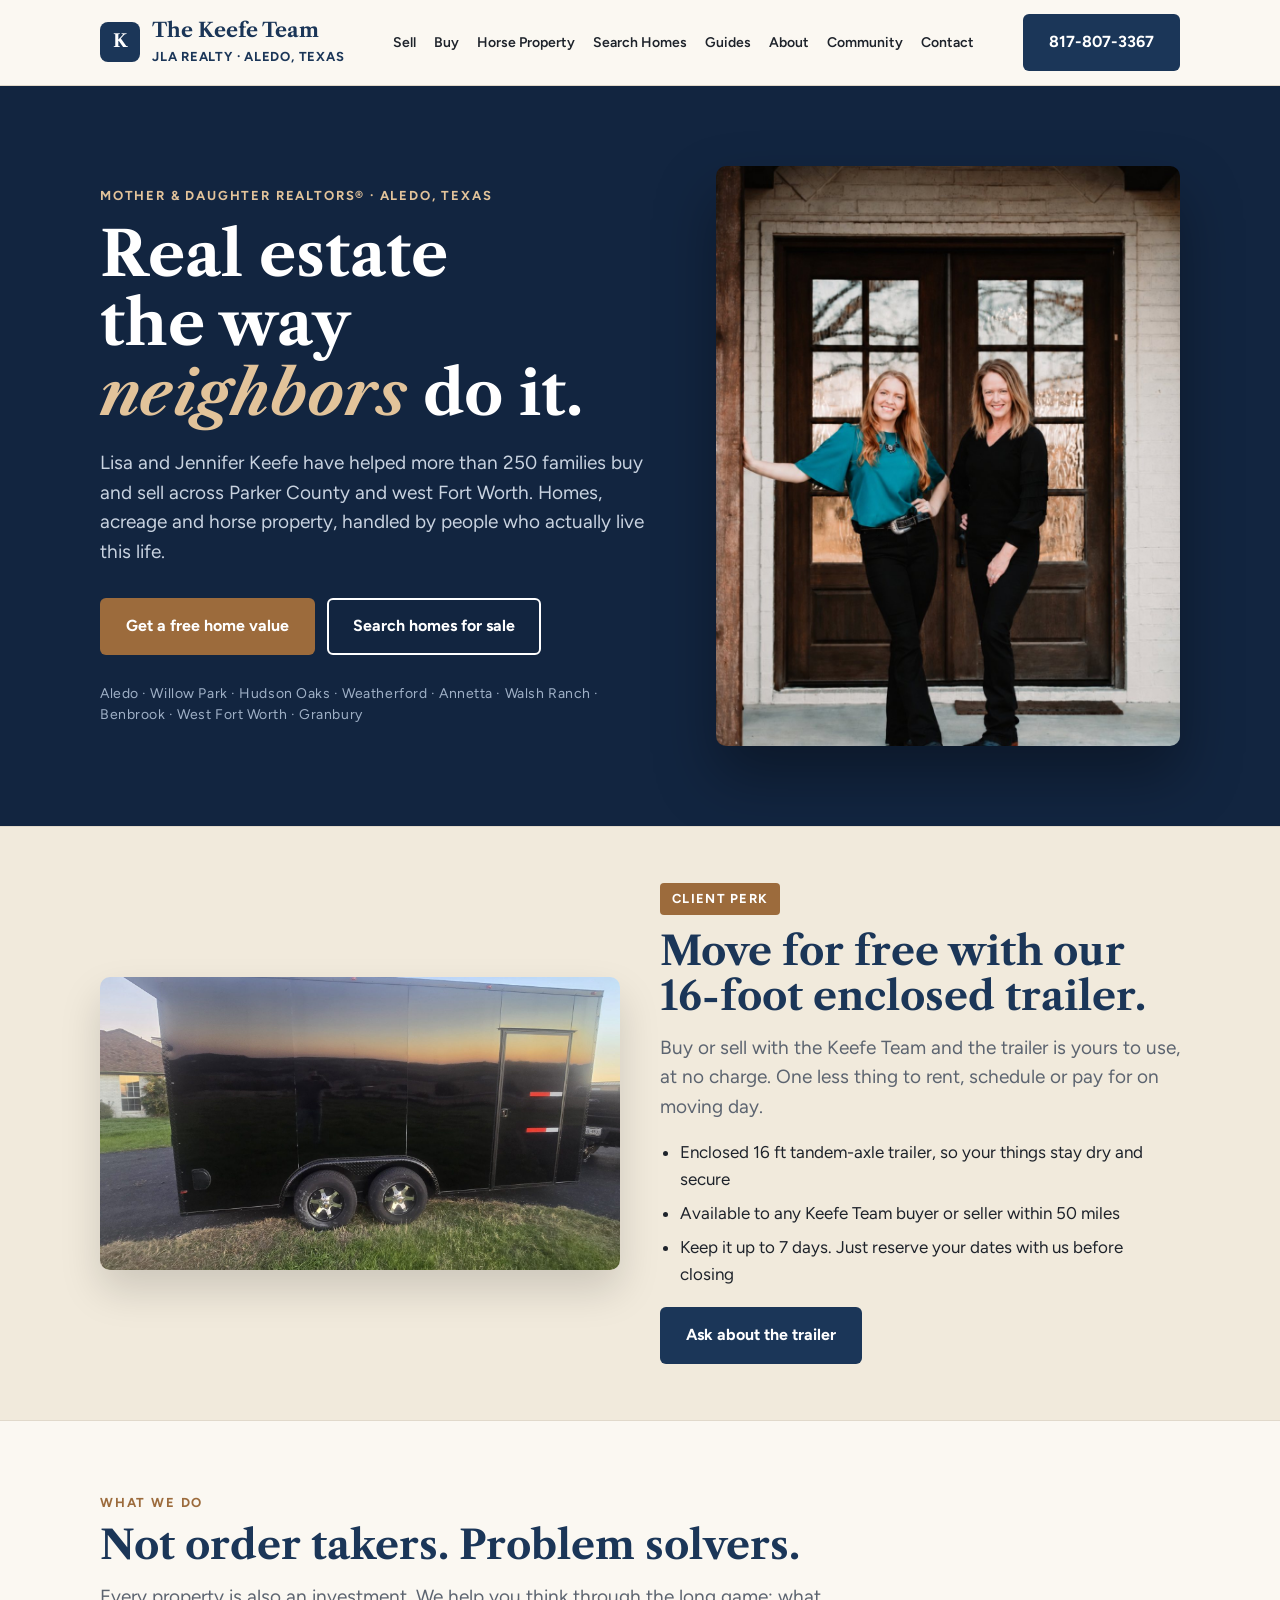
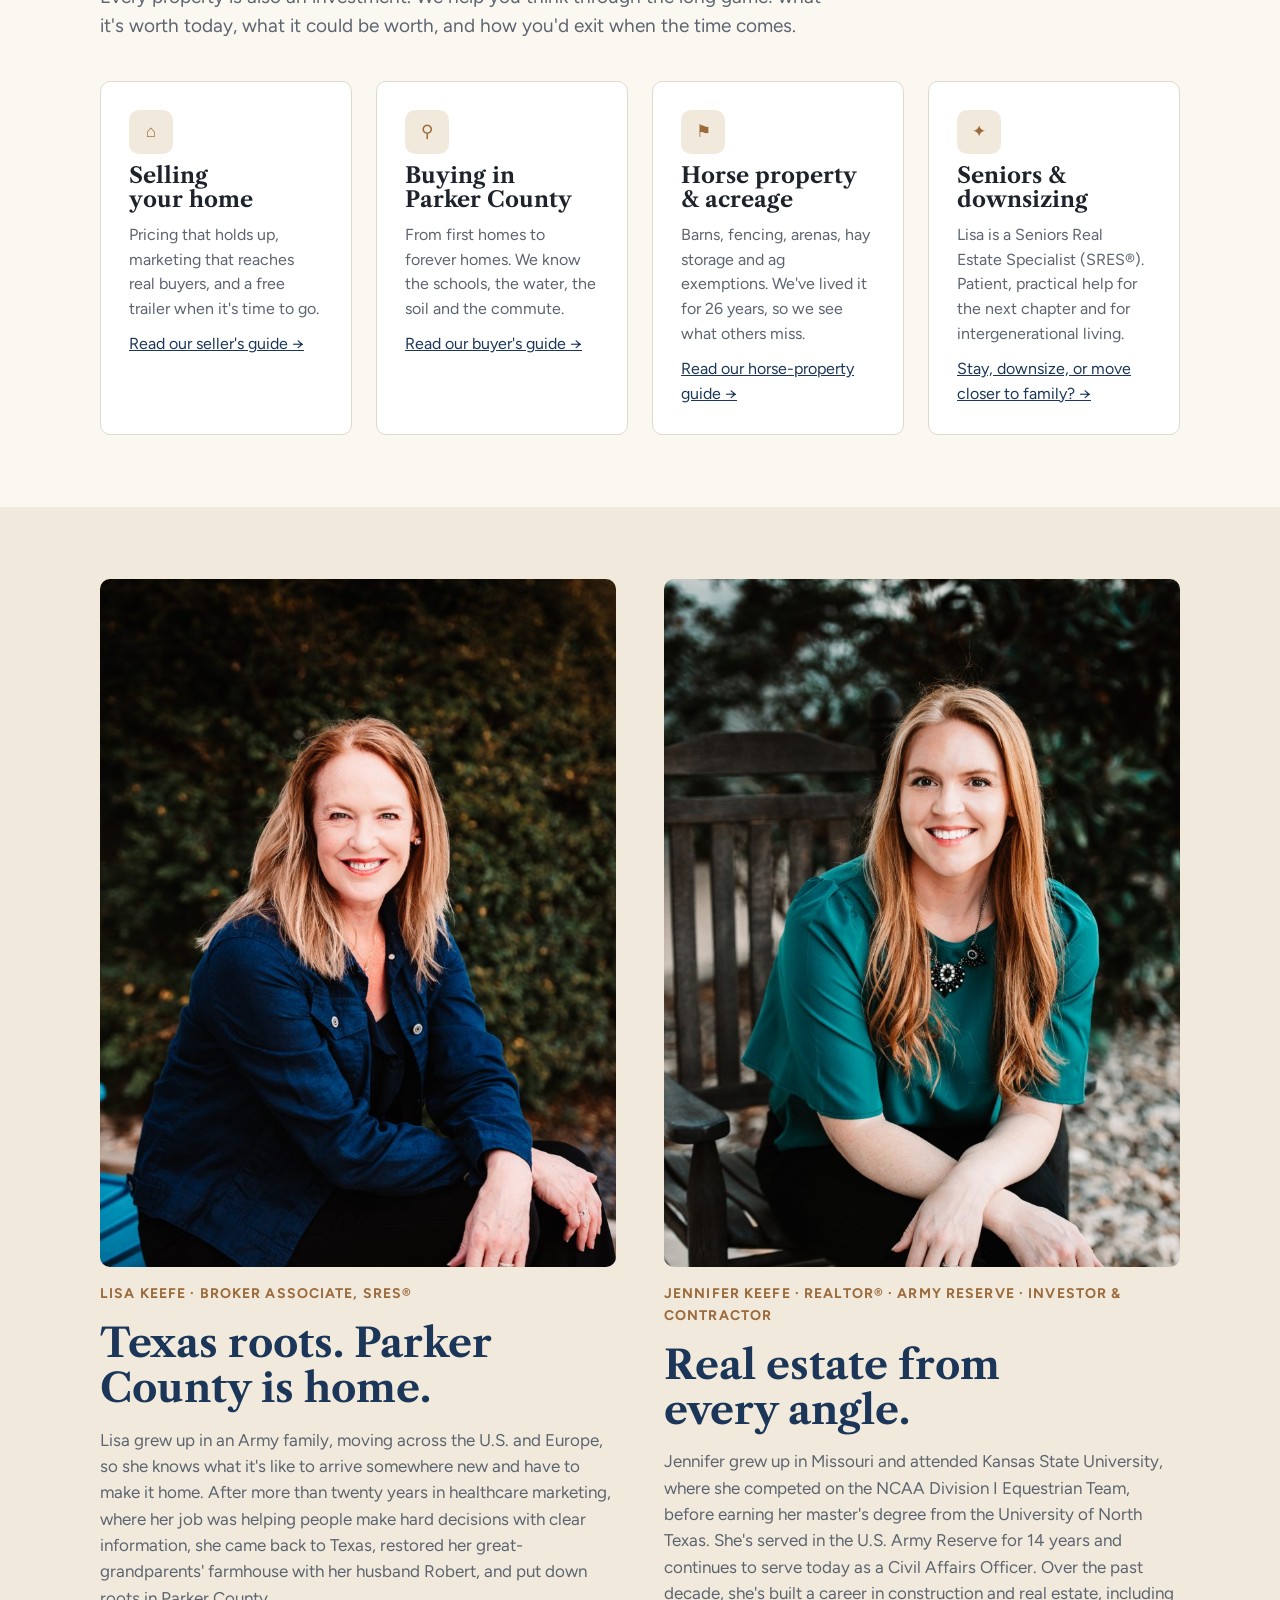
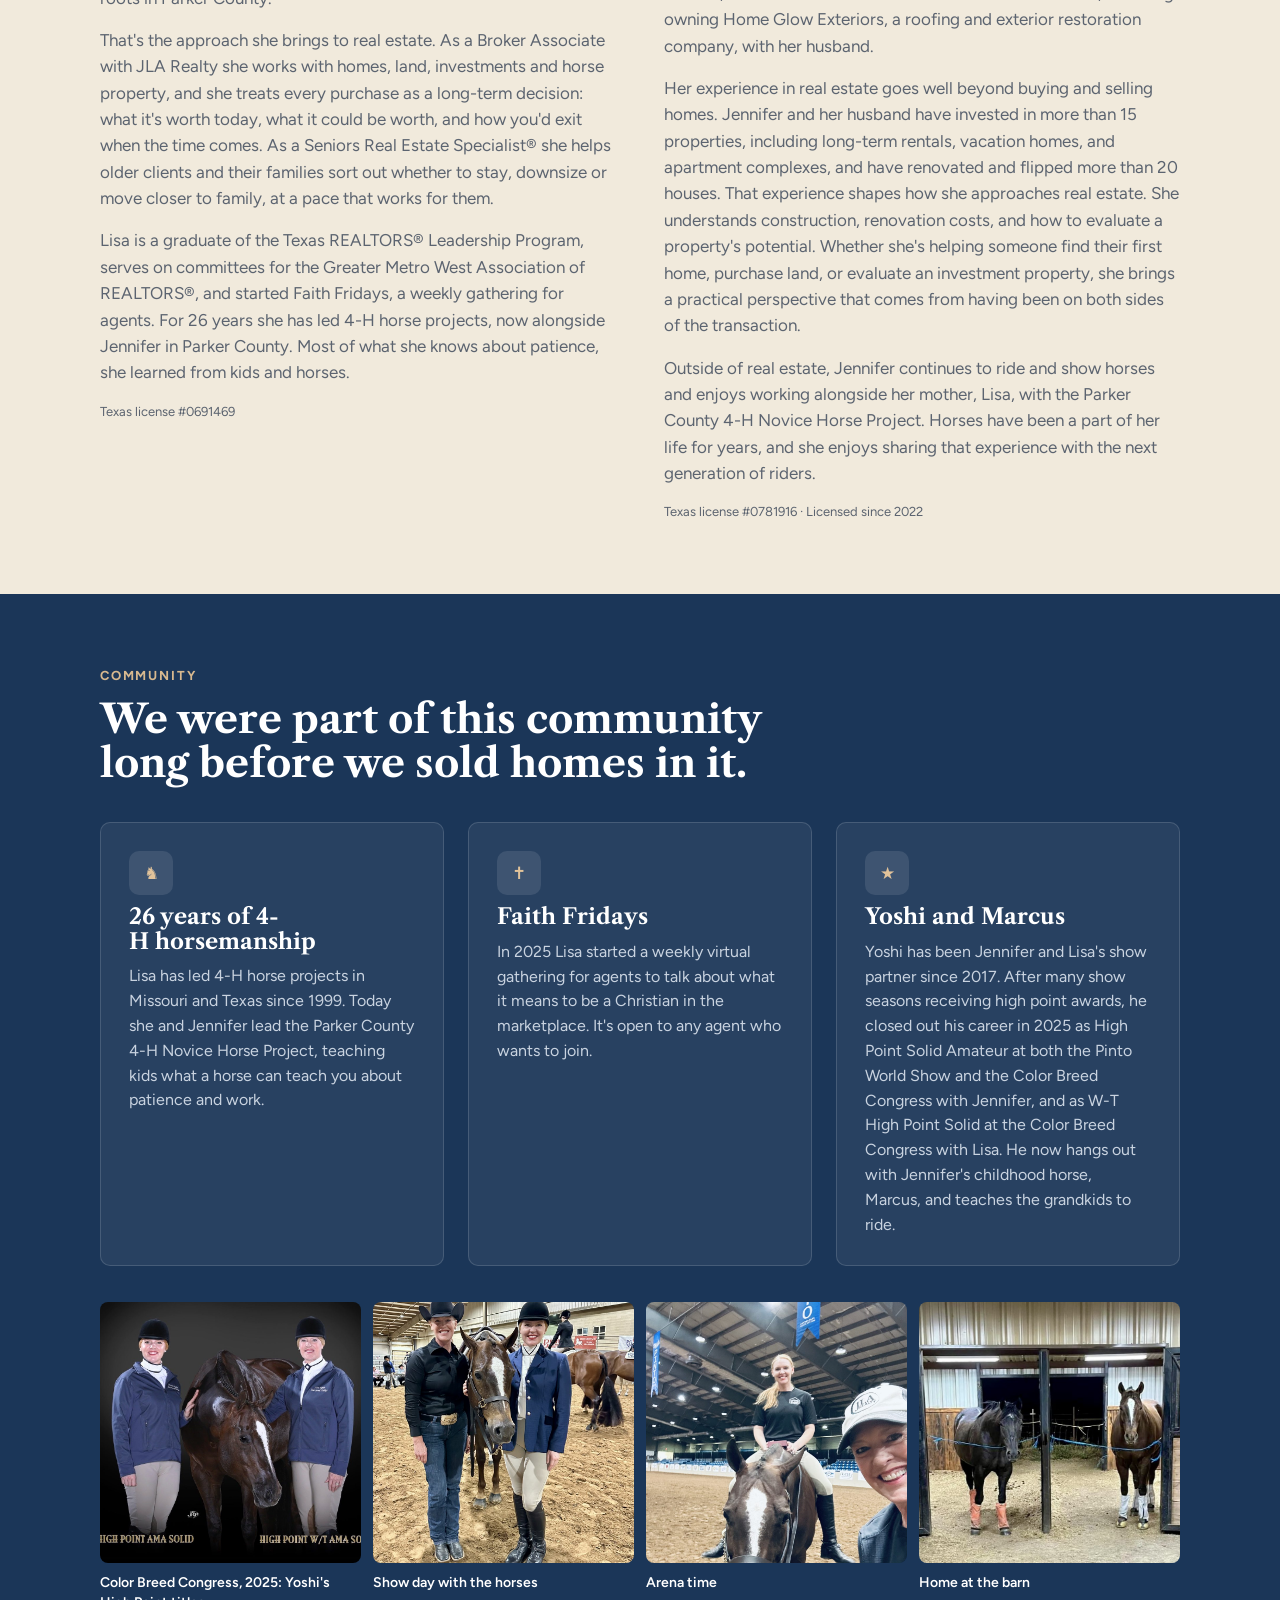
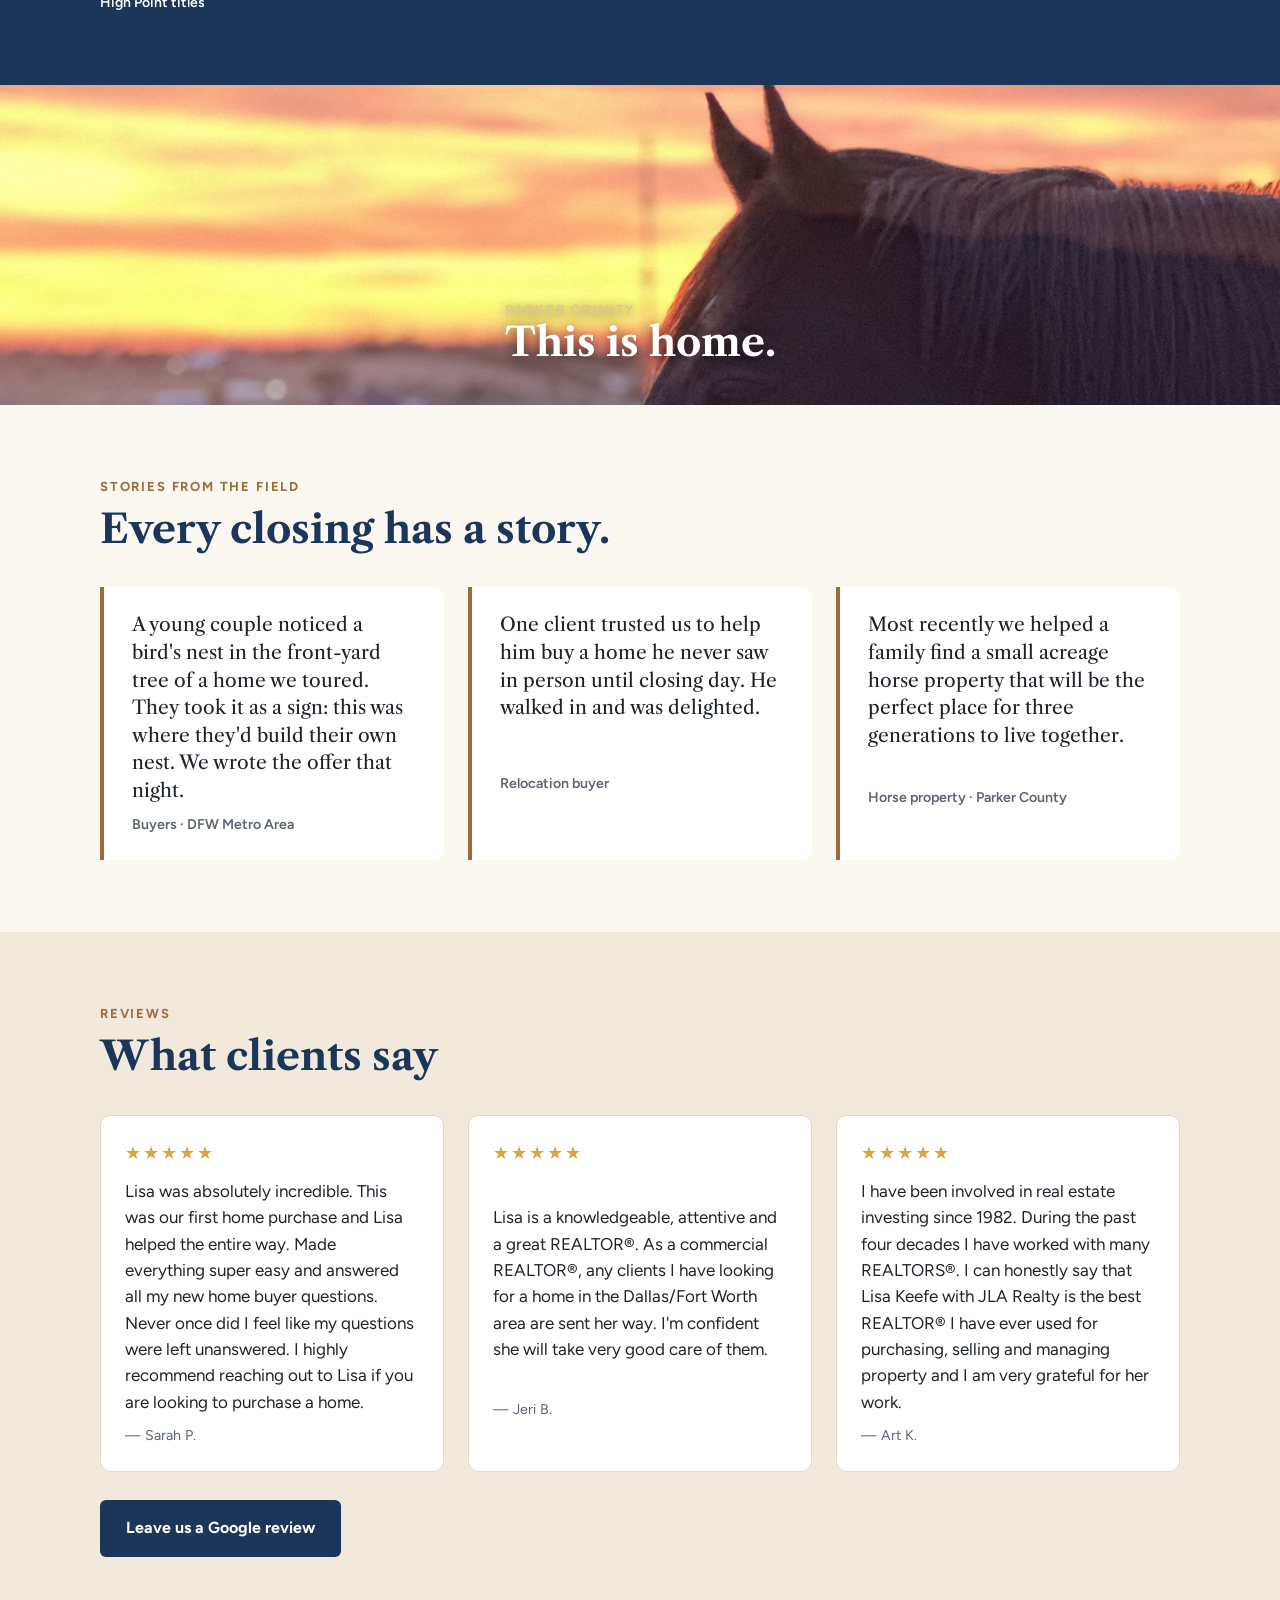
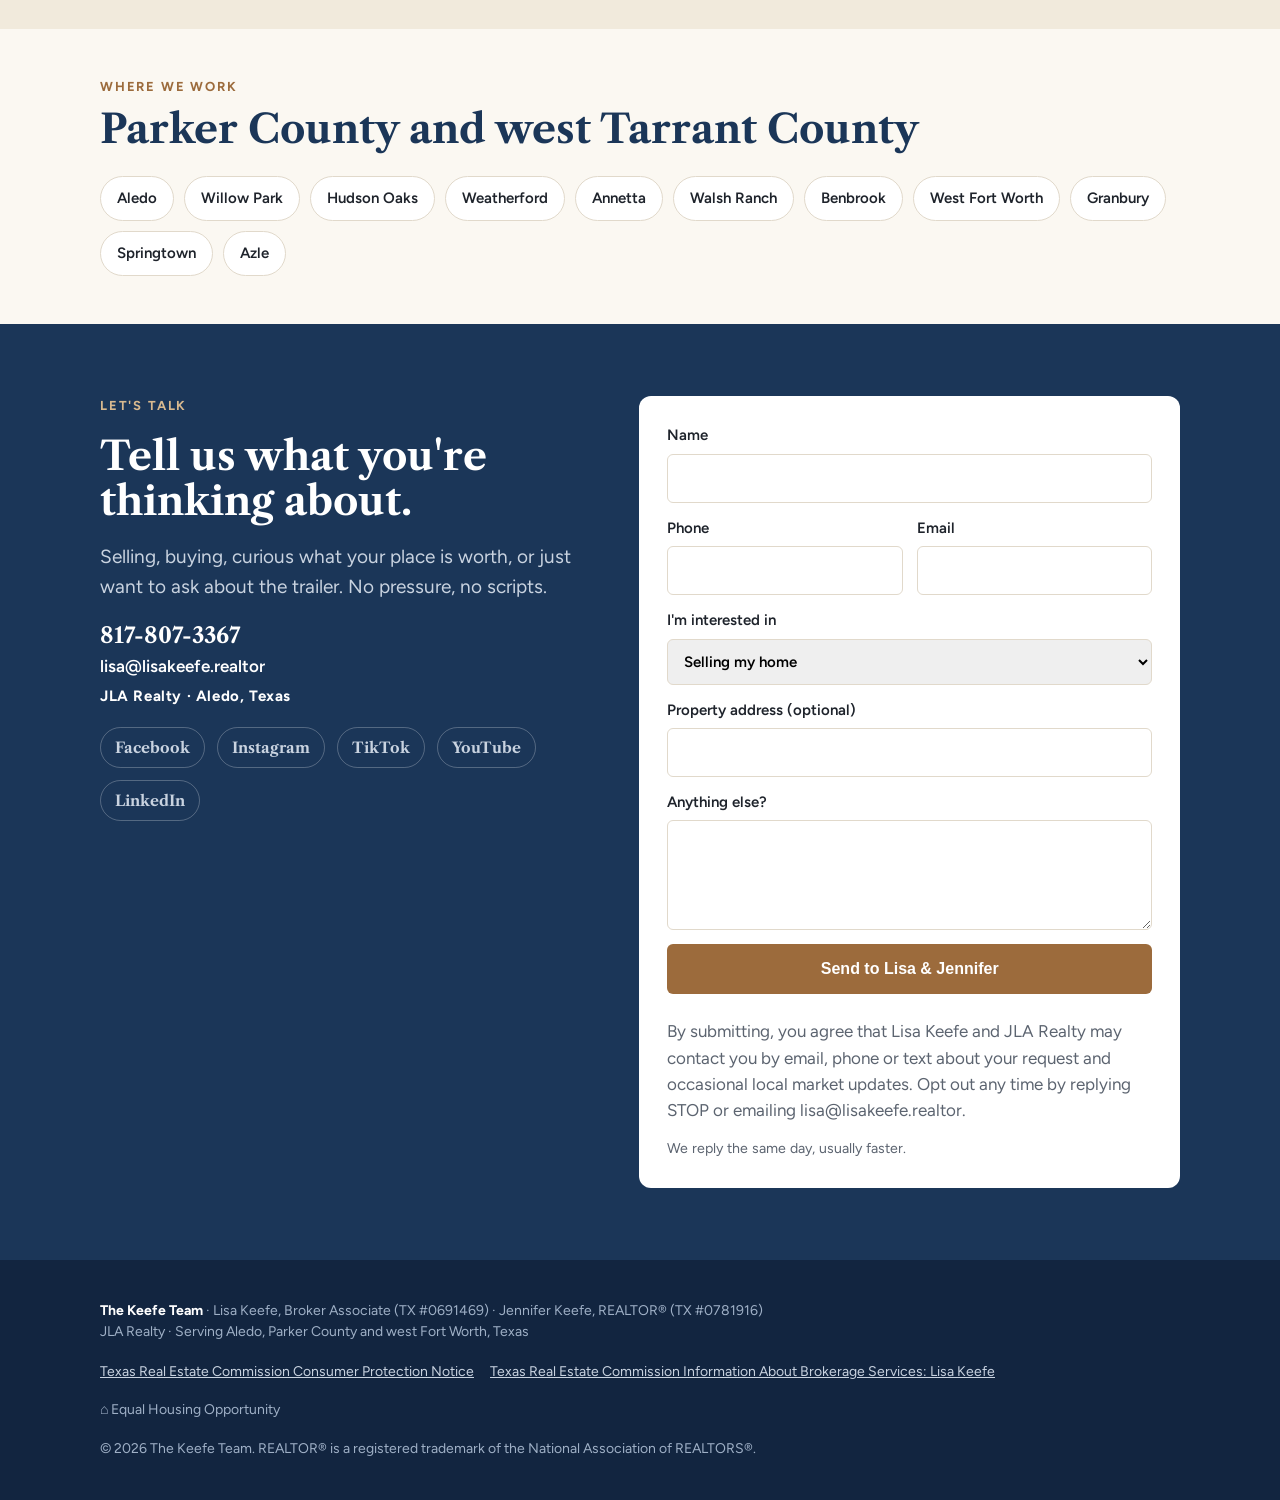
<file: index.html>
<!doctype html>
<html lang="en">
<head>
<meta charset="utf-8">
<!-- Google tag (gtag.js) -->
<script async src="https://www.googletagmanager.com/gtag/js?id=G-CBQDJ9P7MZ"></script>
<script>window.dataLayer=window.dataLayer||[];function gtag(){dataLayer.push(arguments);}gtag('js',new Date());gtag('config','G-CBQDJ9P7MZ');</script>
<meta name="viewport" content="width=device-width, initial-scale=1, viewport-fit=cover">
<title>The Keefe Team | Aledo & Parker County Real Estate</title>
<meta name="description" content="Lisa and Jennifer Keefe, a mother-daughter REALTOR® team with JLA Realty serving Aledo, Willow Park, Weatherford and Parker County. Homes, acreage and horse property. Free moving trailer for clients.">
<meta property="og:type" content="website">
<meta property="og:site_name" content="The Keefe Team">
<meta property="og:title" content="The Keefe Team | Aledo & Parker County Real Estate">
<meta property="og:description" content="Lisa and Jennifer Keefe, a mother-daughter REALTOR® team with JLA Realty serving Aledo, Willow Park, Weatherford and Parker County. Homes, acreage and horse property. Free moving trailer for clients.">
<meta property="og:image" content="https://keefeteamrealty.com/img/og-keefe-team.jpg">
<meta property="og:image:width" content="1200">
<meta property="og:image:height" content="630">
<meta name="twitter:card" content="summary_large_image">
<link rel="canonical" href="https://keefeteamrealty.com/">
<link rel="preconnect" href="https://fonts.googleapis.com">
<link rel="stylesheet" href="https://fonts.googleapis.com/css2?family=Libre+Caslon+Text:ital,wght@0,400;0,700;1,400&family=Figtree:wght@400;500;600;700&display=swap">
<link rel="stylesheet" href="/site.css">
</head>
<body>

<nav>
  <div class="in">
    <a class="brand" href="#top"><span class="mark">K</span><span><b>The Keefe Team</b><small>JLA Realty · Aledo, Texas</small></span></a>
    <ul>
      <li><a href="#sell">Sell</a></li><li><a href="#buy">Buy</a></li><li><a href="/horse-property">Horse Property</a></li><li><a href="https://lisakeefe.realtor" target="_blank" rel="noopener">Search Homes</a></li><li><a href="/resources">Guides</a></li><li><a href="#about">About</a></li><li><a href="#community">Community</a></li><li><a href="#contact">Contact</a></li>
    </ul>
    <a class="btn navy call" href="tel:8178073367" onclick="window.gtag&&gtag('event','phone_call_click',{location:'nav'})">817-807-3367</a>
  </div>
</nav>

<header class="hero" id="top">
  <div class="in">
    <div>
      <div class="eyebrow" style="color:#E2C39A">Mother &amp; daughter REALTORS® · Aledo, Texas</div>
      <h1 style="margin-top:14px">Real estate the way <em>neighbors</em> do it.</h1>
      <p class="lede">Lisa and Jennifer Keefe have helped more than 250 families buy and sell across Parker County and west Fort Worth. Homes, acreage and horse property, handled by people who actually live this life.</p>
      <div class="cta">
        <a class="btn primary" href="#contact">Get a free home value</a>
        <a class="btn ghost" href="https://lisakeefe.realtor" target="_blank" rel="noopener">Search homes for sale</a>
      </div>
      <p class="areas-line">Aledo · Willow Park · Hudson Oaks · Weatherford · Annetta · Walsh Ranch · Benbrook · West Fort Worth · Granbury</p>
    </div>
    <img class="hero-img" src="/img/hero-lisa-jennifer.jpg" alt="Jennifer and Lisa Keefe in front of a home in Aledo, Texas" width="1120" height="1400" fetchpriority="high">
  </div>
</header>

<section class="trailer" id="trailer">
  <div class="in">
    <img src="/img/trailer.jpg" alt="The Keefe Team's black 16-foot enclosed moving trailer" width="1600" height="900" loading="lazy" style="width:100%;height:auto;border-radius:10px;box-shadow:0 20px 40px rgba(0,0,0,.15)">
    <div>
      <span class="badge">Client perk</span>
      <h2>Move for free with our 16-foot enclosed trailer.</h2>
      <p class="lede" style="margin-top:14px">Buy or sell with the Keefe Team and the trailer is yours to use, at no charge. One less thing to rent, schedule or pay for on moving day.</p>
      <ul>
        <li>Enclosed 16 ft tandem-axle trailer, so your things stay dry and secure</li>
        <li>Available to any Keefe Team buyer or seller within 50 miles</li>
        <li>Keep it up to 7 days. Just reserve your dates with us before closing</li>
      </ul>
      <p style="margin-top:20px"><a class="btn navy" href="#contact">Ask about the trailer</a></p>
    </div>
  </div>
</section>

<section class="band" id="sell">
  <div class="in">
    <div class="eyebrow">What we do</div>
    <h2 style="margin-top:10px;color:var(--navy)">Not order takers. Problem solvers.</h2>
    <p class="lede" style="margin-top:14px">Every property is also an investment. We help you think through the long game: what it's worth today, what it could be worth, and how you'd exit when the time comes.</p>
    <div class="grid g4" style="margin-top:40px">
      <div class="card"><div class="ico">⌂</div><h3>Selling your home</h3><p>Pricing that holds up, marketing that reaches real buyers, and a free trailer when it's time to go.</p><p><a href="/selling">Read our seller's guide →</a></p></div>
      <div class="card" id="buy"><div class="ico">⚲</div><h3>Buying in Parker County</h3><p>From first homes to forever homes. We know the schools, the water, the soil and the commute.</p><p><a href="/buying">Read our buyer's guide →</a></p></div>
      <div class="card" id="horse"><div class="ico">⚑</div><h3>Horse property &amp; acreage</h3><p>Barns, fencing, arenas, hay storage and ag exemptions. We've lived it for 26 years, so we see what others miss.</p><p><a href="/horse-property">Read our horse-property guide →</a></p></div>
      <div class="card"><div class="ico">✦</div><h3>Seniors &amp; downsizing</h3><p>Lisa is a Seniors Real Estate Specialist (SRES®). Patient, practical help for the next chapter and for intergenerational living.</p><p><a href="/seniors">Stay, downsize, or move closer to family? →</a></p></div>
    </div>
  </div>
</section>

<section class="band about" id="about" style="background:var(--cream)">
  <div class="in">
    <div class="person">
      <img class="portrait" src="/img/lisa.jpg" alt="Lisa Keefe" width="750" height="1000" loading="lazy">
      <div class="role">Lisa Keefe · Broker Associate, SRES®</div>
      <h2 style="color:var(--navy)">Texas roots. Parker County is home.</h2>
      <p>Lisa grew up in an Army family, moving across the U.S. and Europe, so she knows what it's like to arrive somewhere new and have to make it home. After more than twenty years in healthcare marketing, where her job was helping people make hard decisions with clear information, she came back to Texas, restored her great-grandparents' farmhouse with her husband Robert, and put down roots in Parker County.</p>
      <p>That's the approach she brings to real estate. As a Broker Associate with JLA Realty she works with homes, land, investments and horse property, and she treats every purchase as a long-term decision: what it's worth today, what it could be worth, and how you'd exit when the time comes. As a Seniors Real Estate Specialist® she helps older clients and their families sort out whether to stay, downsize or move closer to family, at a pace that works for them.</p>
      <p>Lisa is a graduate of the Texas REALTORS® Leadership Program, serves on committees for the Greater Metro West Association of REALTORS®, and started Faith Fridays, a weekly gathering for agents. For 26 years she has led 4-H horse projects, now alongside Jennifer in Parker County. Most of what she knows about patience, she learned from kids and horses.</p>
      <p class="lic">Texas license #0691469</p>
    </div>
    <div class="person">
      <img class="portrait" src="/img/jennifer.jpg" alt="Jennifer Keefe" width="750" height="1000" loading="lazy">
      <div class="role">Jennifer Keefe · REALTOR® · Army Reserve · Investor &amp; Contractor</div>
      <h2 style="color:var(--navy)">Real estate from every angle.</h2>
      <p>Jennifer grew up in Missouri and attended Kansas State University, where she competed on the NCAA Division I Equestrian Team, before earning her master's degree from the University of North Texas. She's served in the U.S. Army Reserve for 14 years and continues to serve today as a Civil Affairs Officer. Over the past decade, she's built a career in construction and real estate, including owning Home Glow Exteriors, a roofing and exterior restoration company, with her husband.</p>
      <p>Her experience in real estate goes well beyond buying and selling homes. Jennifer and her husband have invested in more than 15 properties, including long-term rentals, vacation homes, and apartment complexes, and have renovated and flipped more than 20 houses. That experience shapes how she approaches real estate. She understands construction, renovation costs, and how to evaluate a property's potential. Whether she's helping someone find their first home, purchase land, or evaluate an investment property, she brings a practical perspective that comes from having been on both sides of the transaction.</p>
      <p>Outside of real estate, Jennifer continues to ride and show horses and enjoys working alongside her mother, Lisa, with the Parker County 4-H Novice Horse Project. Horses have been a part of her life for years, and she enjoys sharing that experience with the next generation of riders.</p>
      <p class="lic">Texas license #0781916 · Licensed since 2022</p>
    </div>
  </div>
</section>

<section class="band navy community" id="community">
  <div class="in">
    <div class="eyebrow">Community</div>
    <h2 style="margin-top:10px">We were part of this community long before we sold homes in it.</h2>
    <div class="grid g3">
      <div class="card"><div class="ico">♞</div><h3>26 years of 4-H horsemanship</h3><p>Lisa has led 4-H horse projects in Missouri and Texas since 1999. Today she and Jennifer lead the Parker County 4-H Novice Horse Project, teaching kids what a horse can teach you about patience and work.</p></div>
      <div class="card"><div class="ico">✝</div><h3>Faith Fridays</h3><p>In 2025 Lisa started a weekly virtual gathering for agents to talk about what it means to be a Christian in the marketplace. It's open to any agent who wants to join.</p></div>
      <div class="card"><div class="ico">★</div><h3>Yoshi and Marcus</h3><p>Yoshi has been Jennifer and Lisa's show partner since 2017. After many show seasons receiving high point awards, he closed out his career in 2025 as High Point Solid Amateur at both the Pinto World Show and the Color Breed Congress with Jennifer, and as W-T High Point Solid at the Color Breed Congress with Lisa. He now hangs out with Jennifer's childhood horse, Marcus, and teaches the grandkids to ride.</p></div>
    </div>
    <div class="strip">
      <figure><img src="/img/yoshi-champion.jpg" alt="Lisa and Jennifer with Yoshi at the Pinto Color Breed Congress, High Point awards" loading="lazy"><figcaption>Color Breed Congress, 2025: Yoshi's High Point titles</figcaption></figure>
      <figure><img src="/img/show-ring.jpg" alt="Lisa and Jennifer in the show ring with their horses" loading="lazy"><figcaption>Show day with the horses</figcaption></figure>
      <figure><img src="/img/arena-selfie.jpg" alt="Jennifer on horseback with Lisa in the arena" loading="lazy"><figcaption>Arena time</figcaption></figure>
      <figure><img src="/img/barn.jpg" alt="Horses at the barn" loading="lazy"><figcaption>Home at the barn</figcaption></figure>
    </div>
  </div>
</section>
<section class="band-photo" aria-label="Horses at sunset in Parker County">
  <div class="in"><div class="eyebrow" style="color:#E2C39A">Parker County</div><h2>This is home.</h2></div>
</section>

<section class="band" id="stories">
  <div class="in">
    <div class="eyebrow">Stories from the field</div>
    <h2 style="margin-top:10px;color:var(--navy)">Every closing has a story.</h2>
    <div class="grid g3" style="margin-top:36px">
      <div class="quote"><p>A young couple noticed a bird's nest in the front-yard tree of a home we toured. They took it as a sign: this was where they'd build their own nest. We wrote the offer that night.</p><small>Buyers · DFW Metro Area</small></div>
      <div class="quote"><p>One client trusted us to help him buy a home he never saw in person until closing day. He walked in and was delighted.</p><small>Relocation buyer</small></div>
      <div class="quote"><p>Most recently we helped a family find a small acreage horse property that will be the perfect place for three generations to live together.</p><small>Horse property · Parker County</small></div>
    </div>
  </div>
</section>

<section class="band" id="reviews" style="background:var(--cream)">
  <div class="in">
    <div class="eyebrow">Reviews</div>
    <h2 style="margin-top:10px;color:var(--navy)">What clients say</h2>
    <div class="grid g3" style="margin-top:36px">
      <div class="review"><div class="stars">★★★★★</div><p>Lisa was absolutely incredible. This was our first home purchase and Lisa helped the entire way. Made everything super easy and answered all my new home buyer questions. Never once did I feel like my questions were left unanswered. I highly recommend reaching out to Lisa if you are looking to purchase a home.</p><small>— Sarah P.</small></div>
      <div class="review"><div class="stars">★★★★★</div><p>Lisa is a knowledgeable, attentive and a great REALTOR®. As a commercial REALTOR®, any clients I have looking for a home in the Dallas/Fort Worth area are sent her way. I'm confident she will take very good care of them.</p><small>— Jeri B.</small></div>
      <div class="review"><div class="stars">★★★★★</div><p>I have been involved in real estate investing since 1982. During the past four decades I have worked with many REALTORS®. I can honestly say that Lisa Keefe with JLA Realty is the best REALTOR® I have ever used for purchasing, selling and managing property and I am very grateful for her work.</p><small>— Art K.</small></div>
    </div>
    <p style="margin-top:28px"><a class="btn navy" href="https://g.page/r/CYs8_K3I6oSSEAI/review" target="_blank" rel="noopener">Leave us a Google review</a></p>
  </div>
</section>

<section class="band tight" id="areas">
  <div class="in">
    <div class="eyebrow">Where we work</div>
    <h2 style="margin-top:10px;color:var(--navy)">Parker County and west Tarrant County</h2>
    <div class="chips">
      <span class="chip">Aledo</span><span class="chip">Willow Park</span><span class="chip">Hudson Oaks</span><span class="chip">Weatherford</span><span class="chip">Annetta</span><span class="chip">Walsh Ranch</span><span class="chip">Benbrook</span><span class="chip">West Fort Worth</span><span class="chip">Granbury</span><span class="chip">Springtown</span><span class="chip">Azle</span>
    </div>
  </div>
</section>

<section class="band navy contact" id="contact">
  <div class="in">
    <div class="direct">
      <div class="eyebrow">Let's talk</div>
      <h2>Tell us what you're thinking about.</h2>
      <p class="lede">Selling, buying, curious what your place is worth, or just want to ask about the trailer. No pressure, no scripts.</p>
      <div><a href="tel:8178073367">817-807-3367</a><br><a href="mailto:lisa@lisakeefe.realtor" style="font-size:17px;font-family:var(--body);font-weight:600">lisa@lisakeefe.realtor</a><div class="brokerline">JLA Realty · Aledo, Texas</div></div>
      <div class="social">
        <a href="https://www.facebook.com/lisa.keefe.2025/" target="_blank" rel="noopener">Facebook</a>
        <a href="https://www.instagram.com/kcatco/" target="_blank" rel="noopener">Instagram</a>
        <a href="https://www.tiktok.com/@lisabufordkeefe" target="_blank" rel="noopener">TikTok</a>
        <a href="https://www.youtube.com/@lisakeefe8030" target="_blank" rel="noopener">YouTube</a>
        <a href="https://www.linkedin.com/in/lisa-keefe-5457255/" target="_blank" rel="noopener">LinkedIn</a>
      </div>
    </div>
    <div>
      <form id="leadForm">
        <input name="company" tabindex="-1" autocomplete="off" style="position:absolute;left:-9999px" aria-hidden="true">
        <label>Name <input name="name" required autocomplete="name"></label>
        <div class="row">
          <label>Phone <input name="phone" type="tel" autocomplete="tel"></label>
          <label>Email <input name="email" type="email" required autocomplete="email"></label>
        </div>
        <label>I'm interested in
          <select name="interest">
            <option>Selling my home</option><option>Buying a home</option><option>Horse property or acreage</option><option>What my home is worth</option><option>The free moving trailer</option><option>Something else</option>
          </select>
        </label>
        <label>Property address (optional) <input name="address" autocomplete="street-address"></label>
        <label>Anything else? <textarea name="message"></textarea></label>
        <button class="btn primary" type="submit">Send to Lisa &amp; Jennifer</button>
        <p class="small" style="color:var(--muted);margin-top:10px">By submitting, you agree that Lisa Keefe and JLA Realty may contact you by email, phone or text about your request and occasional local market updates. Opt out any time by replying STOP or emailing lisa@lisakeefe.realtor.</p>
        <small style="color:var(--muted)">We reply the same day, usually faster.</small>
      </form>
      <div id="thanks"><h3 style="color:var(--navy)">Got it. Thank you!</h3><p style="margin-top:8px">Lisa or Jennifer will reach out shortly. If it's urgent, call 817-807-3367.</p></div>
    </div>
  </div>
</section>

<footer>
  <div class="in">
    <div><b style="color:#fff">The Keefe Team</b> · Lisa Keefe, Broker Associate (TX #0691469) · Jennifer Keefe, REALTOR® (TX #0781916)<br>JLA Realty · Serving Aledo, Parker County and west Fort Worth, Texas</div>
    <div class="legal">
      <a href="https://www.trec.texas.gov/sites/default/files/pdf-forms/CN%201-5.pdf" target="_blank" rel="noopener">Texas Real Estate Commission Consumer Protection Notice</a>
      <a href="/iabs-consumer-protection-notice.pdf" target="_blank" rel="noopener">Texas Real Estate Commission Information About Brokerage Services: Lisa Keefe</a>
      <span class="eho">⌂ Equal Housing Opportunity</span>
    </div>
    <div>© 2026 The Keefe Team. REALTOR® is a registered trademark of the National Association of REALTORS®.</div>
  </div>
</footer>

<script>
document.getElementById('leadForm').addEventListener('submit',async function(e){
  e.preventDefault();
  const f=e.target,data=Object.fromEntries(new FormData(f).entries());
  try{
    const btn=f.querySelector('button[type=submit]');btn.disabled=true;btn.textContent='Sending…';
    const r=await fetch('/api/lead',{method:'POST',headers:{'Content-Type':'application/json'},body:JSON.stringify(data)});
    if(!r.ok)throw 0;
    f.style.display='none';document.getElementById('thanks').style.display='block';
    if(window.gtag)gtag('event','generate_lead',{form:'contact',interest:data.interest});
  }catch(err){
    const btn=f.querySelector('button[type=submit]');btn.disabled=false;btn.textContent='Send to Lisa & Jennifer';
    alert('Sorry, that did not go through. Please call or text 817-807-3367.');
  }
});
</script>
</body>
</html>
</file>
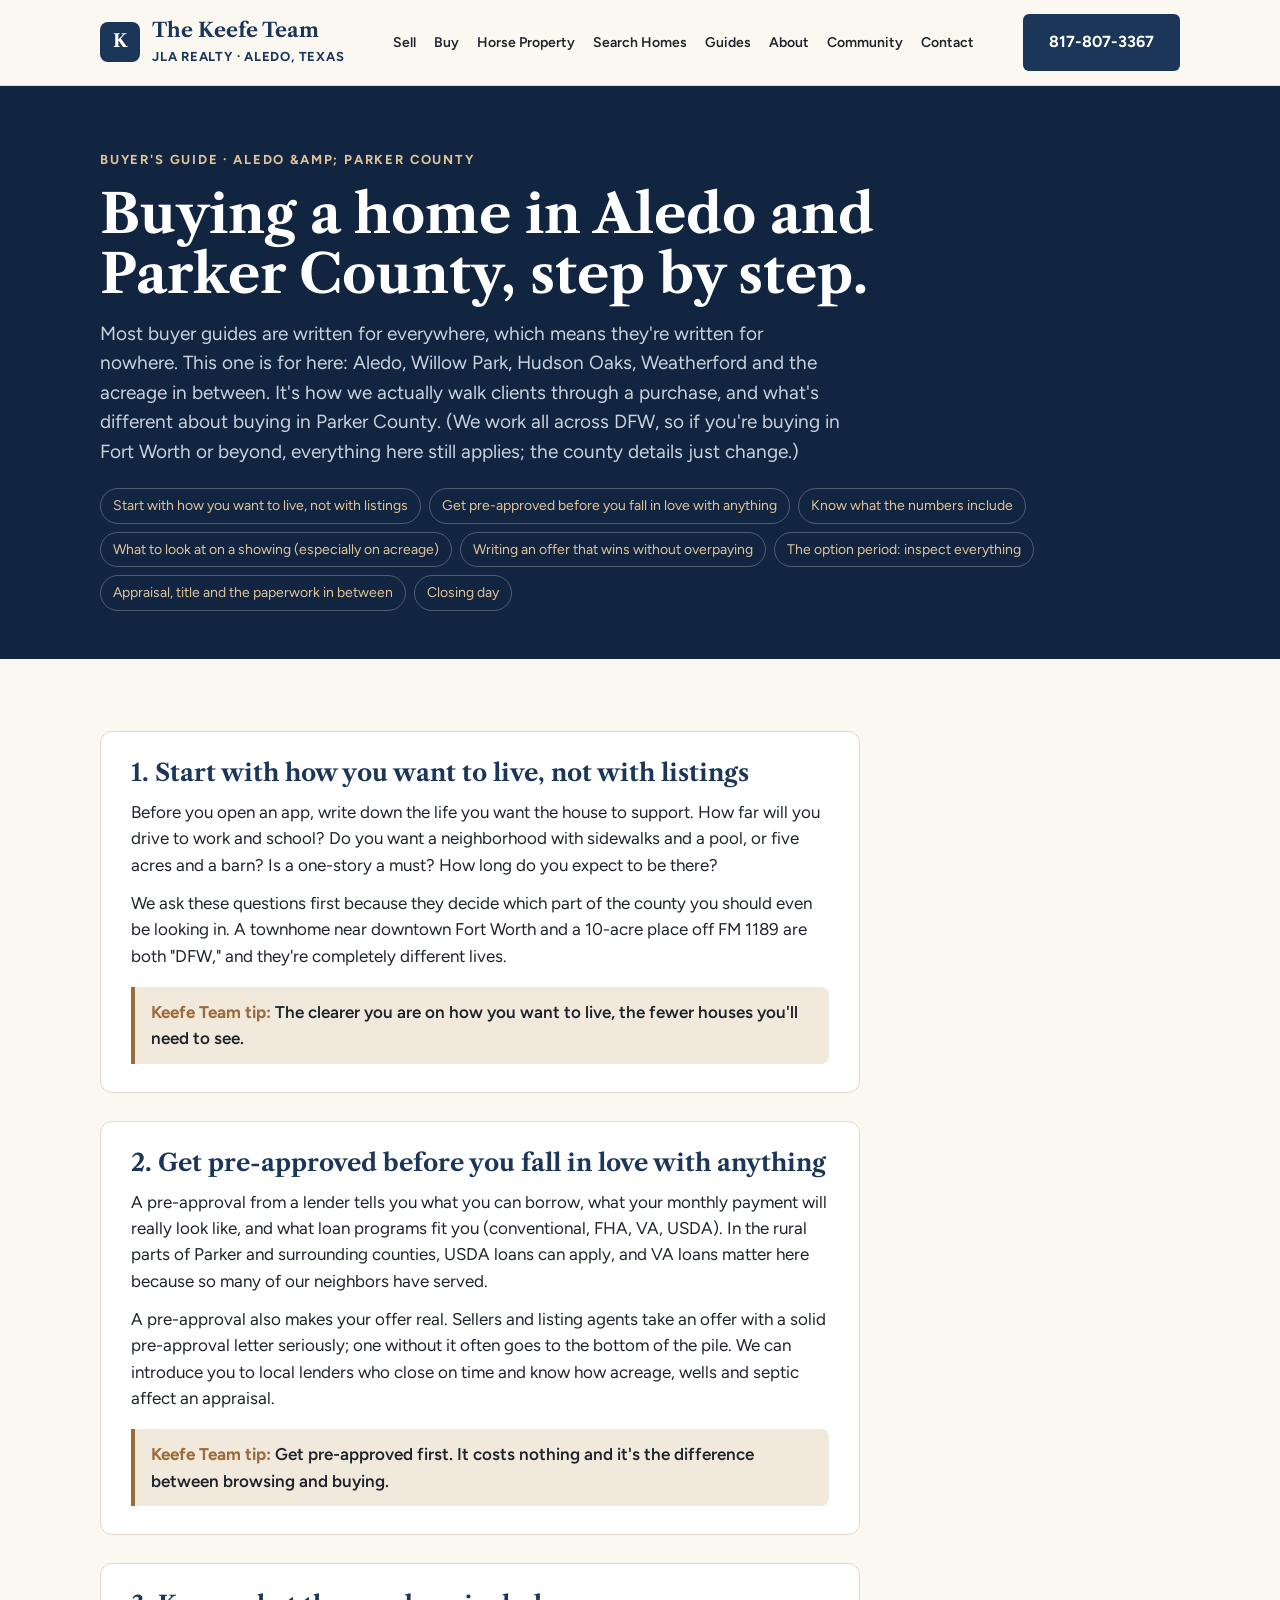
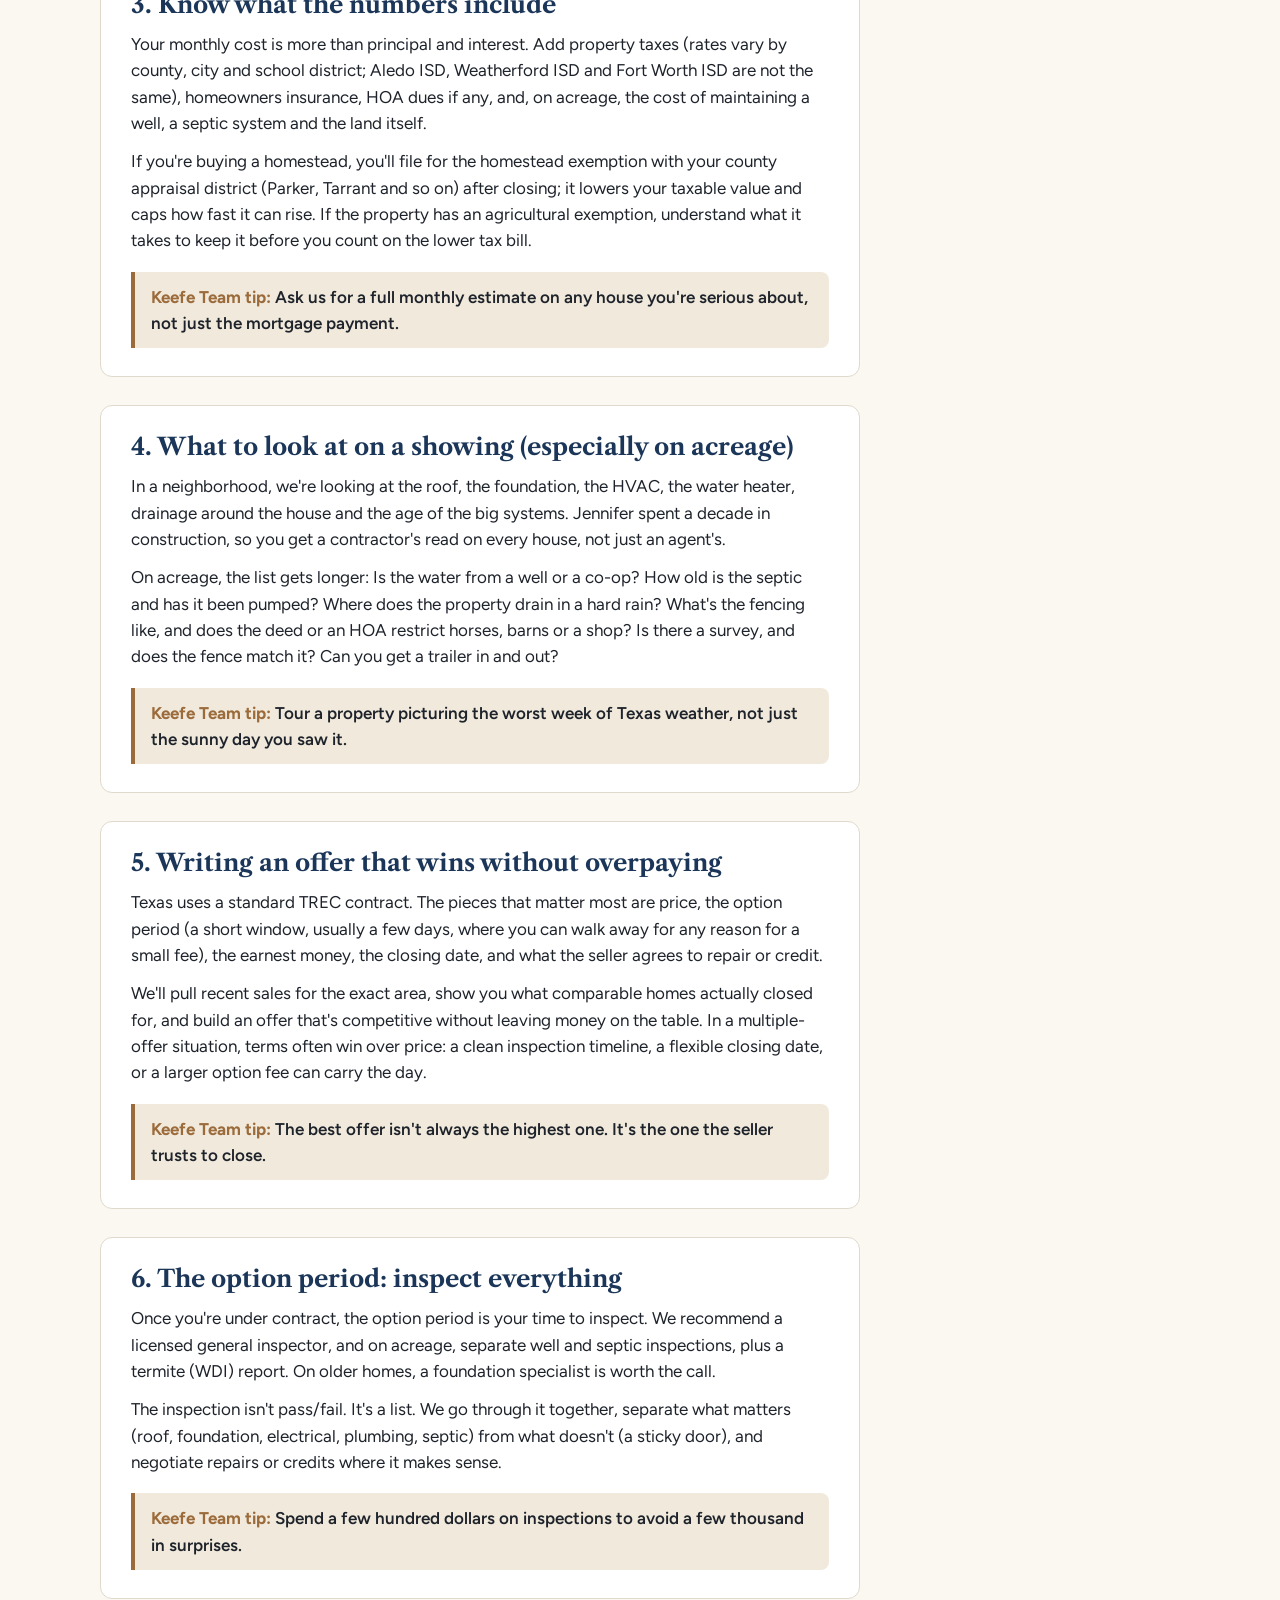
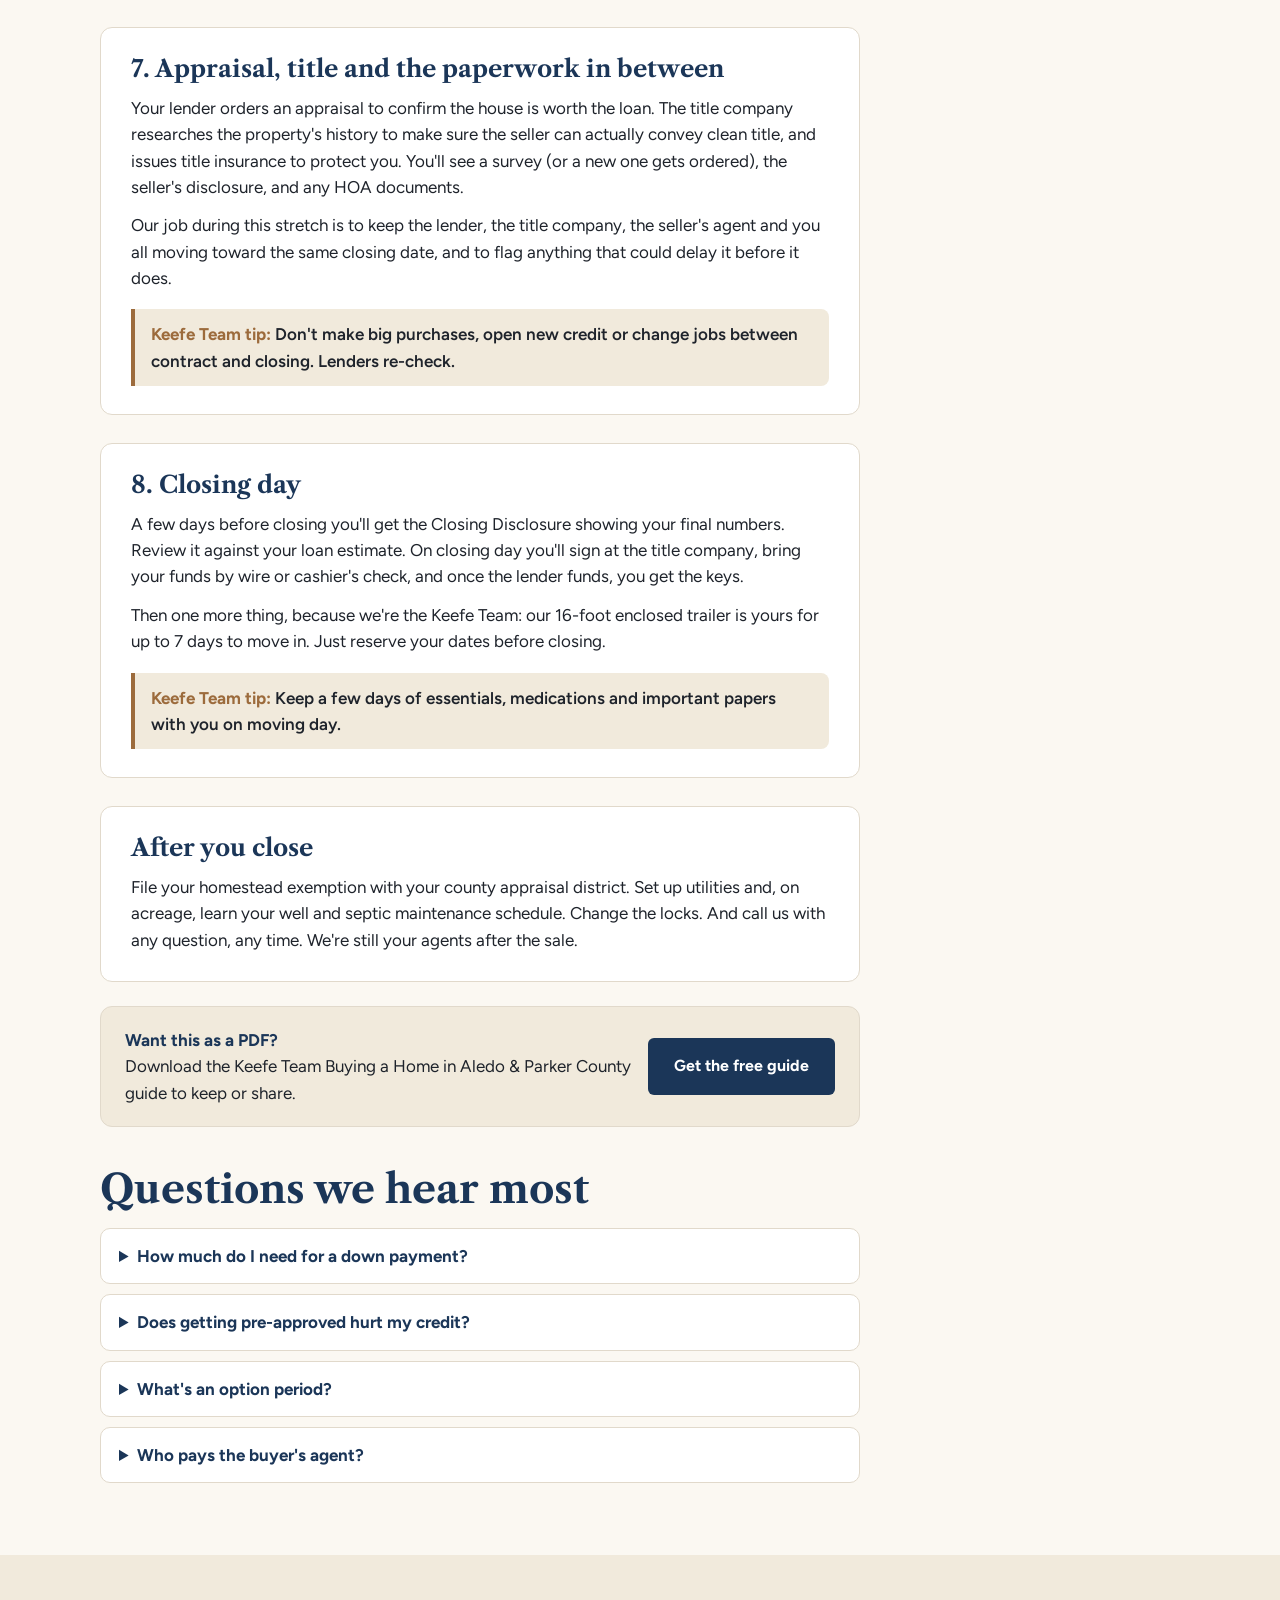
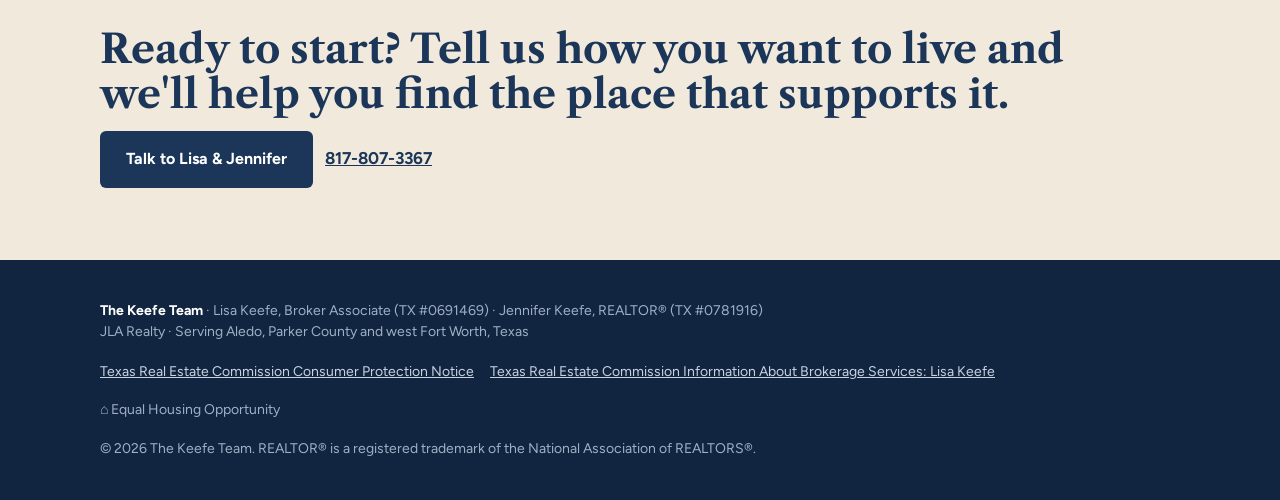
<file: buying.html>
<!doctype html>
<html lang="en">
<head>
<meta charset="utf-8">
<!-- Google tag (gtag.js) -->
<script async src="https://www.googletagmanager.com/gtag/js?id=G-CBQDJ9P7MZ"></script>
<script>window.dataLayer=window.dataLayer||[];function gtag(){dataLayer.push(arguments);}gtag('js',new Date());gtag('config','G-CBQDJ9P7MZ');</script>
<meta name="viewport" content="width=device-width, initial-scale=1, viewport-fit=cover">
<title>Buying a Home in Aledo & Parker County | The Keefe Team</title>
<meta name="description" content="How buying a home works in Aledo, Willow Park, Weatherford and Parker County, Texas, from pre-approval to closing day, from two agents who also work across DFW. A step-by-step guide from Lisa and Jennifer Keefe, JLA Realty.">
<meta property="og:type" content="website">
<meta property="og:site_name" content="The Keefe Team">
<meta property="og:title" content="Buying a Home in Aledo &amp; Parker County | The Keefe Team">
<meta property="og:description" content="How buying a home works in Aledo, Willow Park, Weatherford and Parker County, Texas, from pre-approval to closing day, from two agents who also work a">
<meta property="og:image" content="https://keefeteamrealty.com/img/og-keefe-team.jpg">
<meta property="og:image:width" content="1200">
<meta property="og:image:height" content="630">
<meta name="twitter:card" content="summary_large_image">
<link rel="canonical" href="https://keefeteamrealty.com/buying">
<link rel="preconnect" href="https://fonts.googleapis.com">
<link rel="stylesheet" href="https://fonts.googleapis.com/css2?family=Libre+Caslon+Text:ital,wght@0,400;0,700;1,400&family=Figtree:wght@400;500;600;700&display=swap">
<link rel="stylesheet" href="/site.css">
<style>
.tips{display:grid;gap:28px;max-width:760px}
.tip{background:var(--white);border:1px solid var(--line);border-radius:12px;padding:28px 30px;display:grid;gap:12px}
.tip h3{color:var(--navy);font-size:24px}
.tip p{color:var(--ink)}
.tip .callout{margin-top:6px;background:var(--cream);border-left:4px solid var(--leather);padding:12px 16px;border-radius:0 8px 8px 0;font-weight:600}
.tip .callout b{color:var(--leather)}
.page-hero{background:var(--navy-deep);color:#fff}
.page-hero .in{padding-block:64px 48px;display:grid;gap:14px}
.page-hero h1{color:#fff;font-size:clamp(34px,5vw,54px)}
.page-hero p{color:#C9D3E0;font-size:19px;max-width:62ch}
.toc{display:flex;flex-wrap:wrap;gap:8px;margin-top:8px}
.toc a{font-size:14px;color:#E2C39A;text-decoration:none;border:1px solid rgba(255,255,255,.25);padding:6px 12px;border-radius:999px}
.guides{display:grid;gap:24px}
.guide{background:var(--white);border:1px solid var(--line);border-radius:12px;padding:28px;display:grid;gap:10px;align-content:start}
.guide .tag{font-size:12px;font-weight:700;letter-spacing:.1em;text-transform:uppercase;color:var(--leather)}
.guide p{color:var(--muted)}
.dl{display:grid;gap:12px}
.dl a{display:block;background:var(--cream);border:1px solid var(--line);padding:14px 18px;border-radius:8px;text-decoration:none;font-weight:700;color:var(--navy)}
#guidegrid{display:grid;grid-template-columns:1fr 1fr;gap:40px;align-items:start}
@media (max-width:860px){#guidegrid{grid-template-columns:1fr}}
.faq{display:grid;gap:10px;max-width:760px}.faq details{background:var(--white);border:1px solid var(--line);border-radius:10px;padding:14px 18px}.faq summary{font-weight:700;color:var(--navy);cursor:pointer}.faq p{margin-top:8px;color:var(--ink)}.dlbox{background:var(--cream);border:1px solid var(--line);border-radius:12px;padding:20px 24px;max-width:760px;display:flex;gap:16px;align-items:center;flex-wrap:wrap;margin-top:24px}.dlbox b{color:var(--navy)}</style>
</head>
<body>
<nav>
  <div class="in">
    <a class="brand" href="/"><span class="mark">K</span><span><b>The Keefe Team</b><small>JLA Realty · Aledo, Texas</small></span></a>
    <ul>
      <li><a href="/#sell">Sell</a></li><li><a href="/#buy">Buy</a></li><li><a href="/horse-property">Horse Property</a></li><li><a href="https://lisakeefe.realtor" target="_blank" rel="noopener">Search Homes</a></li><li><a href="/resources">Guides</a></li><li><a href="/#about">About</a></li><li><a href="/#community">Community</a></li><li><a href="/#contact">Contact</a></li>
    </ul>
    <a class="btn navy call" href="tel:8178073367">817-807-3367</a>
  </div>
</nav>
<header class="page-hero">
  <div class="in">
    <div class="eyebrow" style="color:#E2C39A">Buyer&#x27;s guide · Aledo &amp;amp; Parker County</div>
    <h1>Buying a home in Aledo and Parker County, step by step.</h1>
    <p>Most buyer guides are written for everywhere, which means they&#x27;re written for nowhere. This one is for here: Aledo, Willow Park, Hudson Oaks, Weatherford and the acreage in between. It&#x27;s how we actually walk clients through a purchase, and what&#x27;s different about buying in Parker County. (We work all across DFW, so if you&#x27;re buying in Fort Worth or beyond, everything here still applies; the county details just change.)</p>
    <div class="toc"><a href="#s0">Start with how you want to live, not with listings</a><a href="#s1">Get pre-approved before you fall in love with anything</a><a href="#s2">Know what the numbers include</a><a href="#s3">What to look at on a showing (especially on acreage)</a><a href="#s4">Writing an offer that wins without overpaying</a><a href="#s5">The option period: inspect everything</a><a href="#s6">Appraisal, title and the paperwork in between</a><a href="#s7">Closing day</a></div>
  </div>
</header>
<section class="band">
  <div class="in">
    <div class="tips">
<article class="tip" id="s0"><h3>1. Start with how you want to live, not with listings</h3><p>Before you open an app, write down the life you want the house to support. How far will you drive to work and school? Do you want a neighborhood with sidewalks and a pool, or five acres and a barn? Is a one-story a must? How long do you expect to be there?</p><p>We ask these questions first because they decide which part of the county you should even be looking in. A townhome near downtown Fort Worth and a 10-acre place off FM 1189 are both &quot;DFW,&quot; and they&#x27;re completely different lives.</p><div class="callout"><b>Keefe Team tip:</b> The clearer you are on how you want to live, the fewer houses you&#x27;ll need to see.</div></article>
<article class="tip" id="s1"><h3>2. Get pre-approved before you fall in love with anything</h3><p>A pre-approval from a lender tells you what you can borrow, what your monthly payment will really look like, and what loan programs fit you (conventional, FHA, VA, USDA). In the rural parts of Parker and surrounding counties, USDA loans can apply, and VA loans matter here because so many of our neighbors have served.</p><p>A pre-approval also makes your offer real. Sellers and listing agents take an offer with a solid pre-approval letter seriously; one without it often goes to the bottom of the pile. We can introduce you to local lenders who close on time and know how acreage, wells and septic affect an appraisal.</p><div class="callout"><b>Keefe Team tip:</b> Get pre-approved first. It costs nothing and it&#x27;s the difference between browsing and buying.</div></article>
<article class="tip" id="s2"><h3>3. Know what the numbers include</h3><p>Your monthly cost is more than principal and interest. Add property taxes (rates vary by county, city and school district; Aledo ISD, Weatherford ISD and Fort Worth ISD are not the same), homeowners insurance, HOA dues if any, and, on acreage, the cost of maintaining a well, a septic system and the land itself.</p><p>If you&#x27;re buying a homestead, you&#x27;ll file for the homestead exemption with your county appraisal district (Parker, Tarrant and so on) after closing; it lowers your taxable value and caps how fast it can rise. If the property has an agricultural exemption, understand what it takes to keep it before you count on the lower tax bill.</p><div class="callout"><b>Keefe Team tip:</b> Ask us for a full monthly estimate on any house you&#x27;re serious about, not just the mortgage payment.</div></article>
<article class="tip" id="s3"><h3>4. What to look at on a showing (especially on acreage)</h3><p>In a neighborhood, we&#x27;re looking at the roof, the foundation, the HVAC, the water heater, drainage around the house and the age of the big systems. Jennifer spent a decade in construction, so you get a contractor&#x27;s read on every house, not just an agent&#x27;s.</p><p>On acreage, the list gets longer: Is the water from a well or a co-op? How old is the septic and has it been pumped? Where does the property drain in a hard rain? What&#x27;s the fencing like, and does the deed or an HOA restrict horses, barns or a shop? Is there a survey, and does the fence match it? Can you get a trailer in and out?</p><div class="callout"><b>Keefe Team tip:</b> Tour a property picturing the worst week of Texas weather, not just the sunny day you saw it.</div></article>
<article class="tip" id="s4"><h3>5. Writing an offer that wins without overpaying</h3><p>Texas uses a standard TREC contract. The pieces that matter most are price, the option period (a short window, usually a few days, where you can walk away for any reason for a small fee), the earnest money, the closing date, and what the seller agrees to repair or credit.</p><p>We&#x27;ll pull recent sales for the exact area, show you what comparable homes actually closed for, and build an offer that&#x27;s competitive without leaving money on the table. In a multiple-offer situation, terms often win over price: a clean inspection timeline, a flexible closing date, or a larger option fee can carry the day.</p><div class="callout"><b>Keefe Team tip:</b> The best offer isn&#x27;t always the highest one. It&#x27;s the one the seller trusts to close.</div></article>
<article class="tip" id="s5"><h3>6. The option period: inspect everything</h3><p>Once you&#x27;re under contract, the option period is your time to inspect. We recommend a licensed general inspector, and on acreage, separate well and septic inspections, plus a termite (WDI) report. On older homes, a foundation specialist is worth the call.</p><p>The inspection isn&#x27;t pass/fail. It&#x27;s a list. We go through it together, separate what matters (roof, foundation, electrical, plumbing, septic) from what doesn&#x27;t (a sticky door), and negotiate repairs or credits where it makes sense.</p><div class="callout"><b>Keefe Team tip:</b> Spend a few hundred dollars on inspections to avoid a few thousand in surprises.</div></article>
<article class="tip" id="s6"><h3>7. Appraisal, title and the paperwork in between</h3><p>Your lender orders an appraisal to confirm the house is worth the loan. The title company researches the property&#x27;s history to make sure the seller can actually convey clean title, and issues title insurance to protect you. You&#x27;ll see a survey (or a new one gets ordered), the seller&#x27;s disclosure, and any HOA documents.</p><p>Our job during this stretch is to keep the lender, the title company, the seller&#x27;s agent and you all moving toward the same closing date, and to flag anything that could delay it before it does.</p><div class="callout"><b>Keefe Team tip:</b> Don&#x27;t make big purchases, open new credit or change jobs between contract and closing. Lenders re-check.</div></article>
<article class="tip" id="s7"><h3>8. Closing day</h3><p>A few days before closing you&#x27;ll get the Closing Disclosure showing your final numbers. Review it against your loan estimate. On closing day you&#x27;ll sign at the title company, bring your funds by wire or cashier&#x27;s check, and once the lender funds, you get the keys.</p><p>Then one more thing, because we&#x27;re the Keefe Team: our 16-foot enclosed trailer is yours for up to 7 days to move in. Just reserve your dates before closing.</p><div class="callout"><b>Keefe Team tip:</b> Keep a few days of essentials, medications and important papers with you on moving day.</div></article>
<article class="tip" id="s8"><h3>After you close</h3><p>File your homestead exemption with your county appraisal district. Set up utilities and, on acreage, learn your well and septic maintenance schedule. Change the locks. And call us with any question, any time. We&#x27;re still your agents after the sale.</p></article>
    </div>
    <div class="dlbox"><div style="flex:1;min-width:220px"><b>Want this as a PDF?</b><br><span class="small">Download the Keefe Team Buying a Home in Aledo &amp; Parker County guide to keep or share.</span></div><a class="btn navy" href="/guides">Get the free guide</a></div>
    <h2 style="margin-top:40px;color:var(--navy)">Questions we hear most</h2>
    <div class="faq" style="margin-top:16px"><details><summary>How much do I need for a down payment?</summary><p>It depends on the loan. VA loans can be zero down for eligible veterans, USDA can be zero down in eligible rural areas, FHA is as low as 3.5%, and conventional loans start around 3–5%. Plan separately for closing costs, usually 2–3% of the price, and for inspections and moving.</p></details><details><summary>Does getting pre-approved hurt my credit?</summary><p>A mortgage credit pull is a small, temporary dip, and multiple mortgage inquiries within a short window count as one. Getting pre-approved is far less costly than making an offer you can&#x27;t back up.</p></details><details><summary>What&#x27;s an option period?</summary><p>A negotiated number of days after the contract is signed during which you can terminate for any reason and keep your earnest money. You pay a small option fee for that right. It&#x27;s when inspections happen.</p></details><details><summary>Who pays the buyer&#x27;s agent?</summary><p>That&#x27;s set out in the buyer representation agreement we sign before we start showing homes, and it&#x27;s often negotiated as part of the offer. We&#x27;ll walk you through it before you commit to anything.</p></details></div>
  </div>
</section>
<section class="band" style="background:var(--cream)">
  <div class="in" style="display:grid;gap:14px">
    <h2 style="color:var(--navy)">Ready to start? Tell us how you want to live and we&#x27;ll help you find the place that supports it.</h2>
    <p><a class="btn navy" href="/#contact">Talk to Lisa &amp; Jennifer</a> &nbsp; <a href="tel:8178073367" style="font-weight:700">817-807-3367</a></p>
  </div>
</section>
<footer>
  <div class="in">
    <div><b style="color:#fff">The Keefe Team</b> · Lisa Keefe, Broker Associate (TX #0691469) · Jennifer Keefe, REALTOR® (TX #0781916)<br>JLA Realty · Serving Aledo, Parker County and west Fort Worth, Texas</div>
    <div class="legal">
      <a href="https://www.trec.texas.gov/sites/default/files/pdf-forms/CN%201-5.pdf" target="_blank" rel="noopener">Texas Real Estate Commission Consumer Protection Notice</a>
      <a href="/iabs-consumer-protection-notice.pdf" target="_blank" rel="noopener">Texas Real Estate Commission Information About Brokerage Services: Lisa Keefe</a>
      <span class="eho">⌂ Equal Housing Opportunity</span>
    </div>
    <div>© 2026 The Keefe Team. REALTOR® is a registered trademark of the National Association of REALTORS®.</div>
  </div>
</footer>
</body>
</html>
</file>
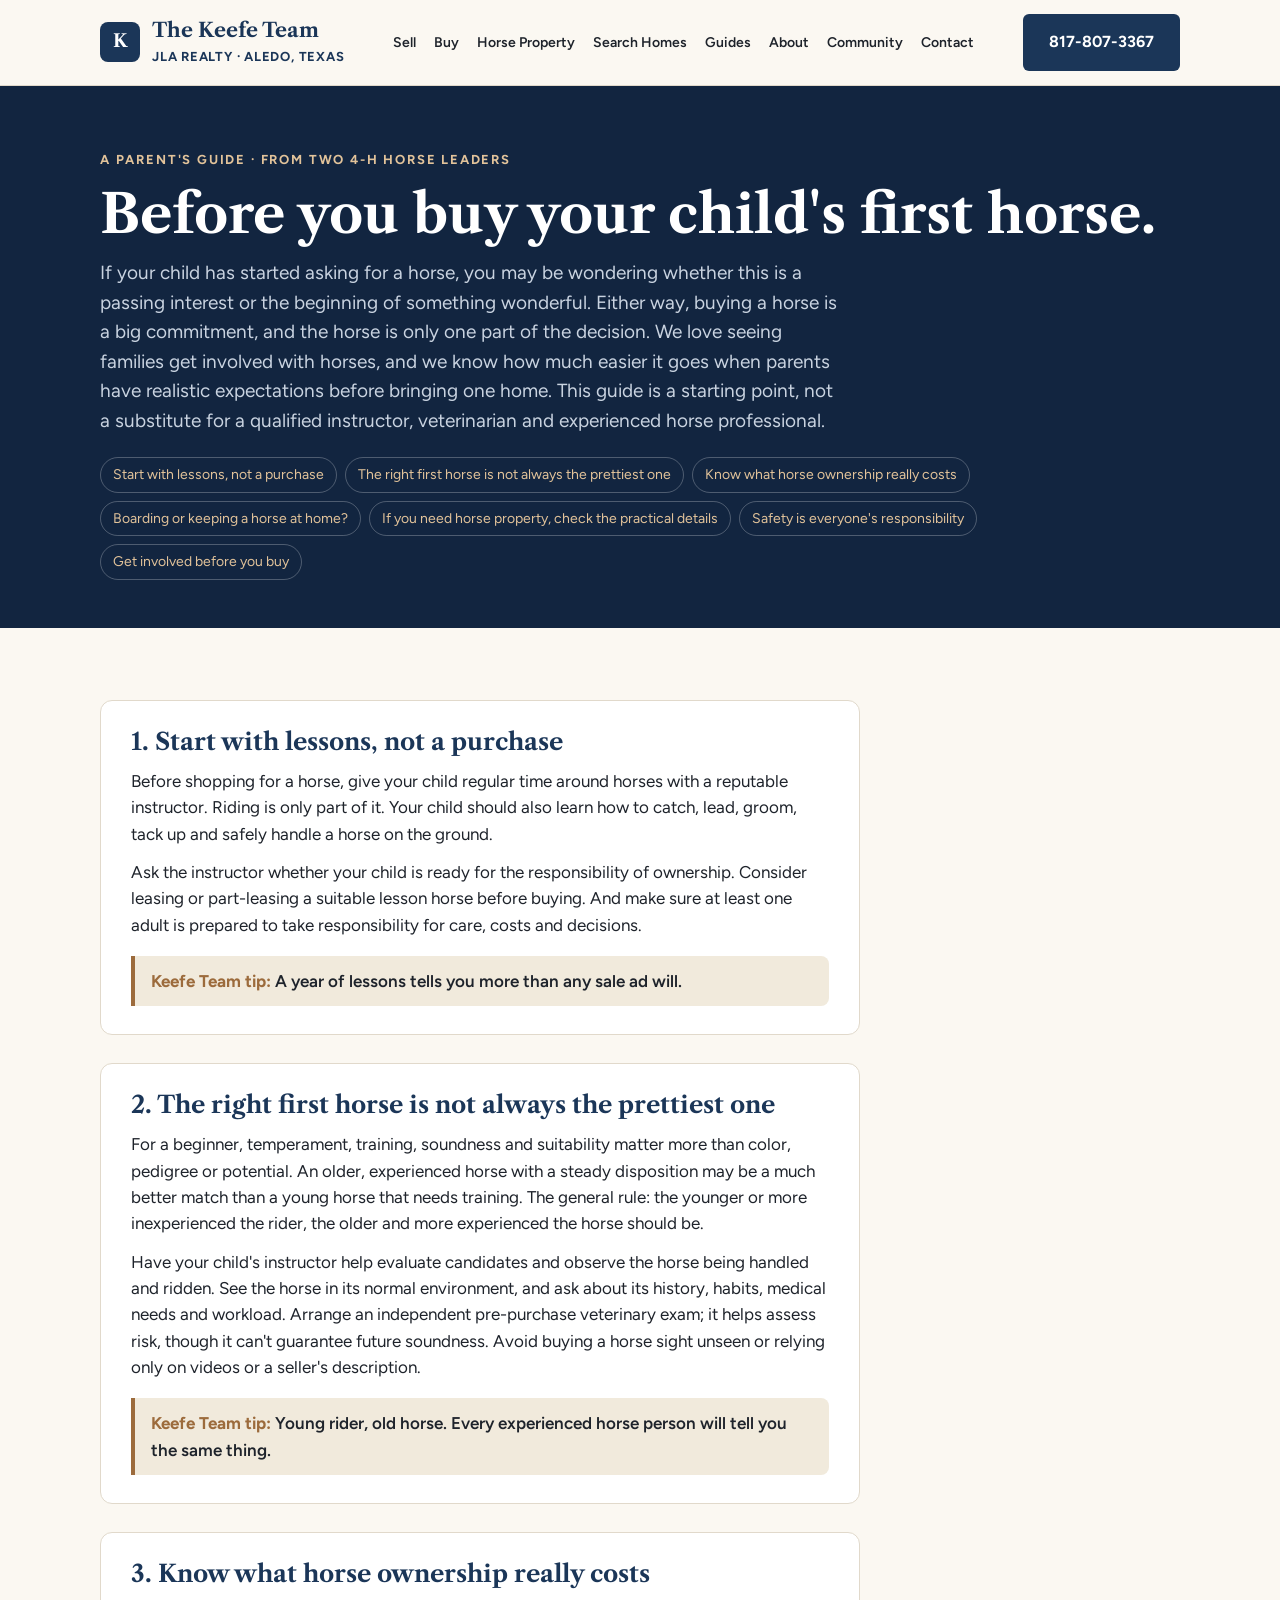
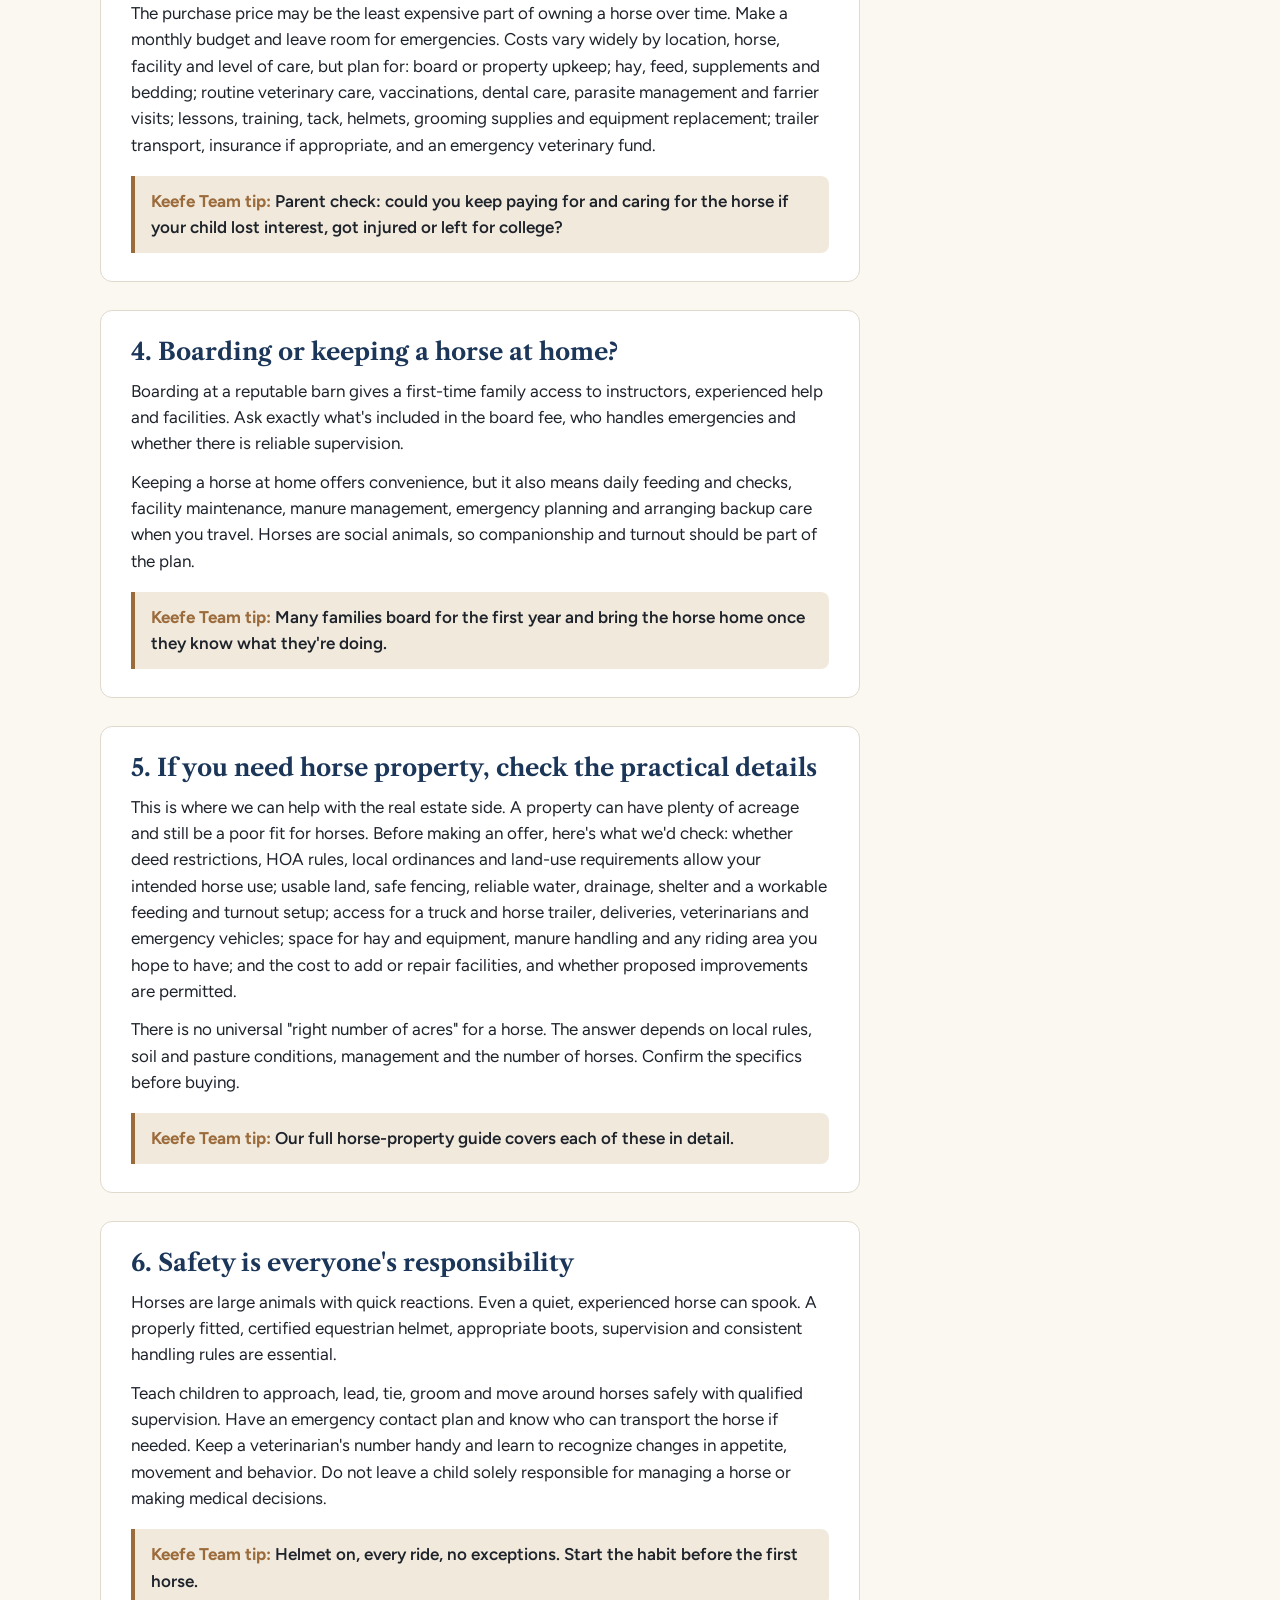
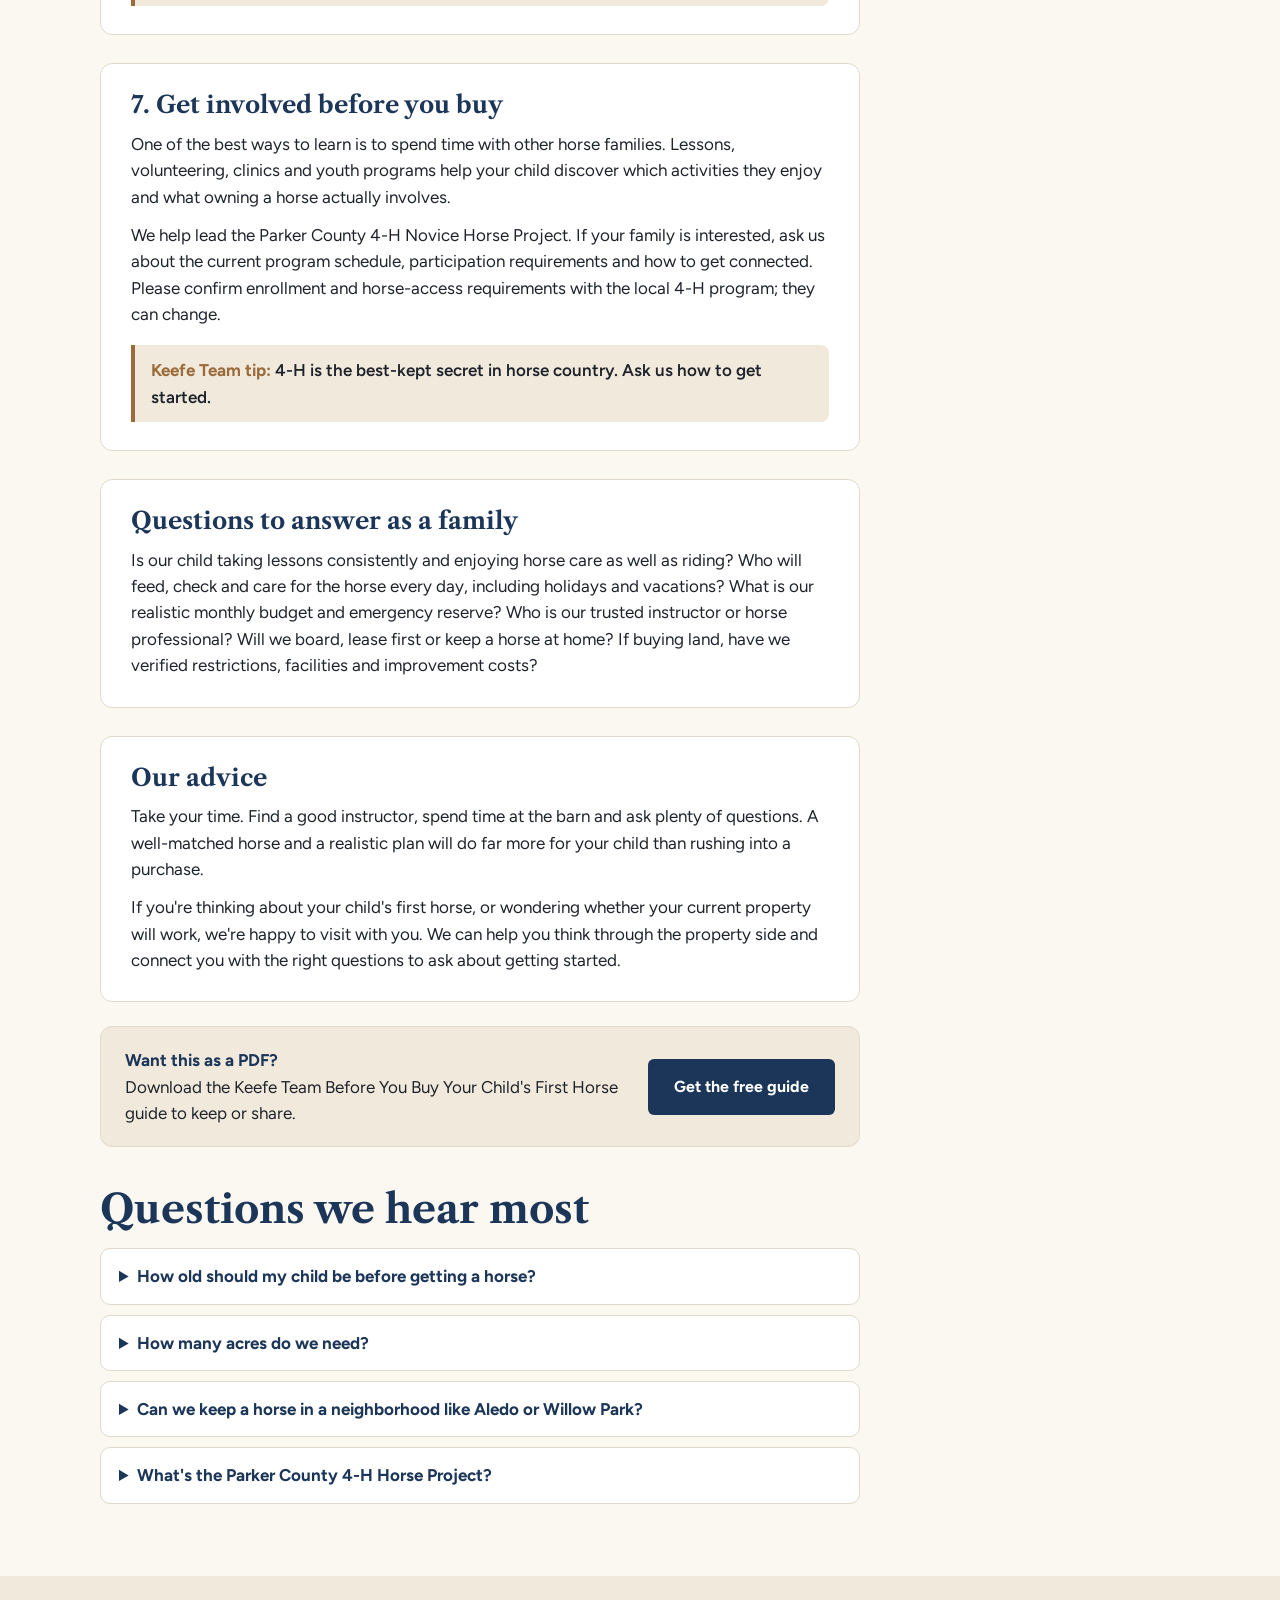
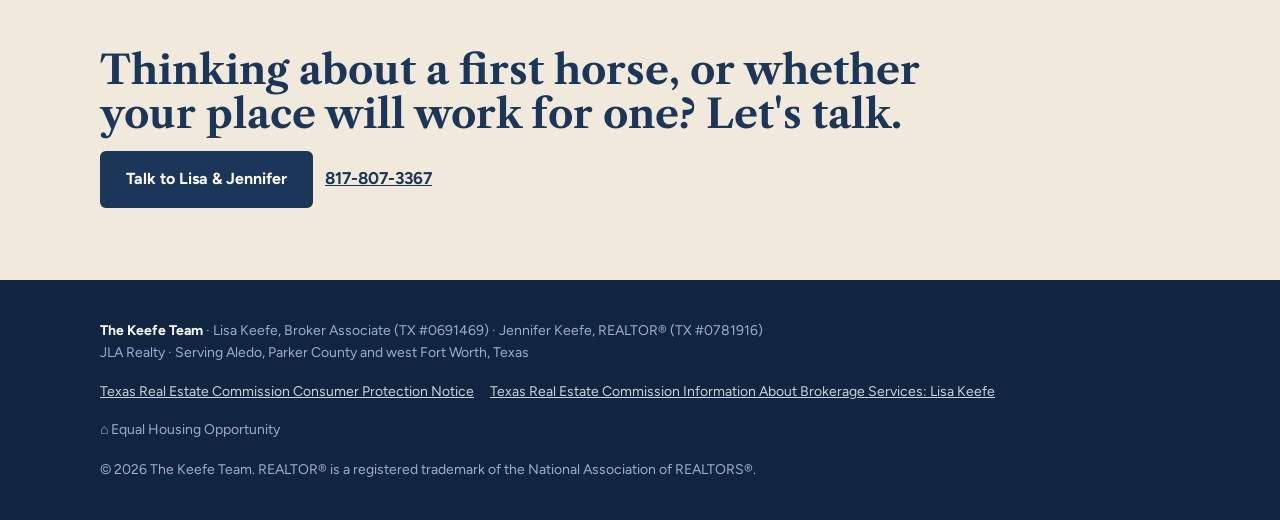
<file: first-horse.html>
<!doctype html>
<html lang="en">
<head>
<meta charset="utf-8">
<!-- Google tag (gtag.js) -->
<script async src="https://www.googletagmanager.com/gtag/js?id=G-CBQDJ9P7MZ"></script>
<script>window.dataLayer=window.dataLayer||[];function gtag(){dataLayer.push(arguments);}gtag('js',new Date());gtag('config','G-CBQDJ9P7MZ');</script>
<meta name="viewport" content="width=device-width, initial-scale=1, viewport-fit=cover">
<title>Before You Buy Your Child's First Horse | The Keefe Team</title>
<meta name="description" content="A practical guide for parents in Parker County and around Fort Worth who want to get started with horses the right way: lessons first, choosing the right horse, real costs, boarding vs. home, horse property, and safety. From Lisa and Jennifer Keefe, lifelong 4-H horse leaders.">
<meta property="og:type" content="website">
<meta property="og:site_name" content="The Keefe Team">
<meta property="og:title" content="Before You Buy Your Child&#x27;s First Horse | The Keefe Team">
<meta property="og:description" content="A practical guide for parents in Parker County and around Fort Worth who want to get started with horses the right way: lessons first, choosing the ri">
<meta property="og:image" content="https://keefeteamrealty.com/img/og-keefe-team.jpg">
<meta property="og:image:width" content="1200">
<meta property="og:image:height" content="630">
<meta name="twitter:card" content="summary_large_image">
<link rel="canonical" href="https://keefeteamrealty.com/first-horse">
<link rel="preconnect" href="https://fonts.googleapis.com">
<link rel="stylesheet" href="https://fonts.googleapis.com/css2?family=Libre+Caslon+Text:ital,wght@0,400;0,700;1,400&family=Figtree:wght@400;500;600;700&display=swap">
<link rel="stylesheet" href="/site.css">
<style>
.tips{display:grid;gap:28px;max-width:760px}
.tip{background:var(--white);border:1px solid var(--line);border-radius:12px;padding:28px 30px;display:grid;gap:12px}
.tip h3{color:var(--navy);font-size:24px}
.tip p{color:var(--ink)}
.tip .callout{margin-top:6px;background:var(--cream);border-left:4px solid var(--leather);padding:12px 16px;border-radius:0 8px 8px 0;font-weight:600}
.tip .callout b{color:var(--leather)}
.page-hero{background:var(--navy-deep);color:#fff}
.page-hero .in{padding-block:64px 48px;display:grid;gap:14px}
.page-hero h1{color:#fff;font-size:clamp(34px,5vw,54px)}
.page-hero p{color:#C9D3E0;font-size:19px;max-width:62ch}
.toc{display:flex;flex-wrap:wrap;gap:8px;margin-top:8px}
.toc a{font-size:14px;color:#E2C39A;text-decoration:none;border:1px solid rgba(255,255,255,.25);padding:6px 12px;border-radius:999px}
.guides{display:grid;gap:24px}
.guide{background:var(--white);border:1px solid var(--line);border-radius:12px;padding:28px;display:grid;gap:10px;align-content:start}
.guide .tag{font-size:12px;font-weight:700;letter-spacing:.1em;text-transform:uppercase;color:var(--leather)}
.guide p{color:var(--muted)}
.dl{display:grid;gap:12px}
.dl a{display:block;background:var(--cream);border:1px solid var(--line);padding:14px 18px;border-radius:8px;text-decoration:none;font-weight:700;color:var(--navy)}
#guidegrid{display:grid;grid-template-columns:1fr 1fr;gap:40px;align-items:start}
@media (max-width:860px){#guidegrid{grid-template-columns:1fr}}
.faq{display:grid;gap:10px;max-width:760px}.faq details{background:var(--white);border:1px solid var(--line);border-radius:10px;padding:14px 18px}.faq summary{font-weight:700;color:var(--navy);cursor:pointer}.faq p{margin-top:8px;color:var(--ink)}.dlbox{background:var(--cream);border:1px solid var(--line);border-radius:12px;padding:20px 24px;max-width:760px;display:flex;gap:16px;align-items:center;flex-wrap:wrap;margin-top:24px}.dlbox b{color:var(--navy)}</style>
</head>
<body>
<nav>
  <div class="in">
    <a class="brand" href="/"><span class="mark">K</span><span><b>The Keefe Team</b><small>JLA Realty · Aledo, Texas</small></span></a>
    <ul>
      <li><a href="/#sell">Sell</a></li><li><a href="/#buy">Buy</a></li><li><a href="/horse-property">Horse Property</a></li><li><a href="https://lisakeefe.realtor" target="_blank" rel="noopener">Search Homes</a></li><li><a href="/resources">Guides</a></li><li><a href="/#about">About</a></li><li><a href="/#community">Community</a></li><li><a href="/#contact">Contact</a></li>
    </ul>
    <a class="btn navy call" href="tel:8178073367">817-807-3367</a>
  </div>
</nav>
<header class="page-hero">
  <div class="in">
    <div class="eyebrow" style="color:#E2C39A">A parent&#x27;s guide · From two 4-H horse leaders</div>
    <h1>Before you buy your child&#x27;s first horse.</h1>
    <p>If your child has started asking for a horse, you may be wondering whether this is a passing interest or the beginning of something wonderful. Either way, buying a horse is a big commitment, and the horse is only one part of the decision. We love seeing families get involved with horses, and we know how much easier it goes when parents have realistic expectations before bringing one home. This guide is a starting point, not a substitute for a qualified instructor, veterinarian and experienced horse professional.</p>
    <div class="toc"><a href="#s0">Start with lessons, not a purchase</a><a href="#s1">The right first horse is not always the prettiest one</a><a href="#s2">Know what horse ownership really costs</a><a href="#s3">Boarding or keeping a horse at home?</a><a href="#s4">If you need horse property, check the practical details</a><a href="#s5">Safety is everyone&#x27;s responsibility</a><a href="#s6">Get involved before you buy</a></div>
  </div>
</header>
<section class="band">
  <div class="in">
    <div class="tips">
<article class="tip" id="s0"><h3>1. Start with lessons, not a purchase</h3><p>Before shopping for a horse, give your child regular time around horses with a reputable instructor. Riding is only part of it. Your child should also learn how to catch, lead, groom, tack up and safely handle a horse on the ground.</p><p>Ask the instructor whether your child is ready for the responsibility of ownership. Consider leasing or part-leasing a suitable lesson horse before buying. And make sure at least one adult is prepared to take responsibility for care, costs and decisions.</p><div class="callout"><b>Keefe Team tip:</b> A year of lessons tells you more than any sale ad will.</div></article>
<article class="tip" id="s1"><h3>2. The right first horse is not always the prettiest one</h3><p>For a beginner, temperament, training, soundness and suitability matter more than color, pedigree or potential. An older, experienced horse with a steady disposition may be a much better match than a young horse that needs training. The general rule: the younger or more inexperienced the rider, the older and more experienced the horse should be.</p><p>Have your child&#x27;s instructor help evaluate candidates and observe the horse being handled and ridden. See the horse in its normal environment, and ask about its history, habits, medical needs and workload. Arrange an independent pre-purchase veterinary exam; it helps assess risk, though it can&#x27;t guarantee future soundness. Avoid buying a horse sight unseen or relying only on videos or a seller&#x27;s description.</p><div class="callout"><b>Keefe Team tip:</b> Young rider, old horse. Every experienced horse person will tell you the same thing.</div></article>
<article class="tip" id="s2"><h3>3. Know what horse ownership really costs</h3><p>The purchase price may be the least expensive part of owning a horse over time. Make a monthly budget and leave room for emergencies. Costs vary widely by location, horse, facility and level of care, but plan for: board or property upkeep; hay, feed, supplements and bedding; routine veterinary care, vaccinations, dental care, parasite management and farrier visits; lessons, training, tack, helmets, grooming supplies and equipment replacement; trailer transport, insurance if appropriate, and an emergency veterinary fund.</p><div class="callout"><b>Keefe Team tip:</b> Parent check: could you keep paying for and caring for the horse if your child lost interest, got injured or left for college?</div></article>
<article class="tip" id="s3"><h3>4. Boarding or keeping a horse at home?</h3><p>Boarding at a reputable barn gives a first-time family access to instructors, experienced help and facilities. Ask exactly what&#x27;s included in the board fee, who handles emergencies and whether there is reliable supervision.</p><p>Keeping a horse at home offers convenience, but it also means daily feeding and checks, facility maintenance, manure management, emergency planning and arranging backup care when you travel. Horses are social animals, so companionship and turnout should be part of the plan.</p><div class="callout"><b>Keefe Team tip:</b> Many families board for the first year and bring the horse home once they know what they&#x27;re doing.</div></article>
<article class="tip" id="s4"><h3>5. If you need horse property, check the practical details</h3><p>This is where we can help with the real estate side. A property can have plenty of acreage and still be a poor fit for horses. Before making an offer, here&#x27;s what we&#x27;d check: whether deed restrictions, HOA rules, local ordinances and land-use requirements allow your intended horse use; usable land, safe fencing, reliable water, drainage, shelter and a workable feeding and turnout setup; access for a truck and horse trailer, deliveries, veterinarians and emergency vehicles; space for hay and equipment, manure handling and any riding area you hope to have; and the cost to add or repair facilities, and whether proposed improvements are permitted.</p><p>There is no universal &quot;right number of acres&quot; for a horse. The answer depends on local rules, soil and pasture conditions, management and the number of horses. Confirm the specifics before buying.</p><div class="callout"><b>Keefe Team tip:</b> Our full horse-property guide covers each of these in detail.</div></article>
<article class="tip" id="s5"><h3>6. Safety is everyone&#x27;s responsibility</h3><p>Horses are large animals with quick reactions. Even a quiet, experienced horse can spook. A properly fitted, certified equestrian helmet, appropriate boots, supervision and consistent handling rules are essential.</p><p>Teach children to approach, lead, tie, groom and move around horses safely with qualified supervision. Have an emergency contact plan and know who can transport the horse if needed. Keep a veterinarian&#x27;s number handy and learn to recognize changes in appetite, movement and behavior. Do not leave a child solely responsible for managing a horse or making medical decisions.</p><div class="callout"><b>Keefe Team tip:</b> Helmet on, every ride, no exceptions. Start the habit before the first horse.</div></article>
<article class="tip" id="s6"><h3>7. Get involved before you buy</h3><p>One of the best ways to learn is to spend time with other horse families. Lessons, volunteering, clinics and youth programs help your child discover which activities they enjoy and what owning a horse actually involves.</p><p>We help lead the Parker County 4-H Novice Horse Project. If your family is interested, ask us about the current program schedule, participation requirements and how to get connected. Please confirm enrollment and horse-access requirements with the local 4-H program; they can change.</p><div class="callout"><b>Keefe Team tip:</b> 4-H is the best-kept secret in horse country. Ask us how to get started.</div></article>
<article class="tip" id="s7"><h3>Questions to answer as a family</h3><p>Is our child taking lessons consistently and enjoying horse care as well as riding? Who will feed, check and care for the horse every day, including holidays and vacations? What is our realistic monthly budget and emergency reserve? Who is our trusted instructor or horse professional? Will we board, lease first or keep a horse at home? If buying land, have we verified restrictions, facilities and improvement costs?</p></article>
<article class="tip" id="s8"><h3>Our advice</h3><p>Take your time. Find a good instructor, spend time at the barn and ask plenty of questions. A well-matched horse and a realistic plan will do far more for your child than rushing into a purchase.</p><p>If you&#x27;re thinking about your child&#x27;s first horse, or wondering whether your current property will work, we&#x27;re happy to visit with you. We can help you think through the property side and connect you with the right questions to ask about getting started.</p></article>
    </div>
    <div class="dlbox"><div style="flex:1;min-width:220px"><b>Want this as a PDF?</b><br><span class="small">Download the Keefe Team Before You Buy Your Child&#x27;s First Horse guide to keep or share.</span></div><a class="btn navy" href="/guides">Get the free guide</a></div>
    <h2 style="margin-top:40px;color:var(--navy)">Questions we hear most</h2>
    <div class="faq" style="margin-top:16px"><details><summary>How old should my child be before getting a horse?</summary><p>There&#x27;s no magic age. Readiness shows up as consistent lessons, interest in the chores and not just the riding, and an adult willing to own the responsibility. Many families lease first.</p></details><details><summary>How many acres do we need?</summary><p>It depends on local rules, pasture quality, management and how many horses. Some properties keep horses well on a couple of acres with good management; others struggle on ten. We&#x27;ll help you evaluate a specific property.</p></details><details><summary>Can we keep a horse in a neighborhood like Aledo or Willow Park?</summary><p>Sometimes, on the right lot, but deed restrictions, HOA rules and city ordinances decide it. We check this before you fall in love with a place.</p></details><details><summary>What&#x27;s the Parker County 4-H Horse Project?</summary><p>A youth program where kids learn horsemanship, showing and care with volunteer leaders (that&#x27;s us). It&#x27;s one of the best ways to find out if your family is ready for a horse. Ask us how to join.</p></details></div>
  </div>
</section>
<section class="band" style="background:var(--cream)">
  <div class="in" style="display:grid;gap:14px">
    <h2 style="color:var(--navy)">Thinking about a first horse, or whether your place will work for one? Let&#x27;s talk.</h2>
    <p><a class="btn navy" href="/#contact">Talk to Lisa &amp; Jennifer</a> &nbsp; <a href="tel:8178073367" style="font-weight:700">817-807-3367</a></p>
  </div>
</section>
<footer>
  <div class="in">
    <div><b style="color:#fff">The Keefe Team</b> · Lisa Keefe, Broker Associate (TX #0691469) · Jennifer Keefe, REALTOR® (TX #0781916)<br>JLA Realty · Serving Aledo, Parker County and west Fort Worth, Texas</div>
    <div class="legal">
      <a href="https://www.trec.texas.gov/sites/default/files/pdf-forms/CN%201-5.pdf" target="_blank" rel="noopener">Texas Real Estate Commission Consumer Protection Notice</a>
      <a href="/iabs-consumer-protection-notice.pdf" target="_blank" rel="noopener">Texas Real Estate Commission Information About Brokerage Services: Lisa Keefe</a>
      <span class="eho">⌂ Equal Housing Opportunity</span>
    </div>
    <div>© 2026 The Keefe Team. REALTOR® is a registered trademark of the National Association of REALTORS®.</div>
  </div>
</footer>
</body>
</html>
</file>
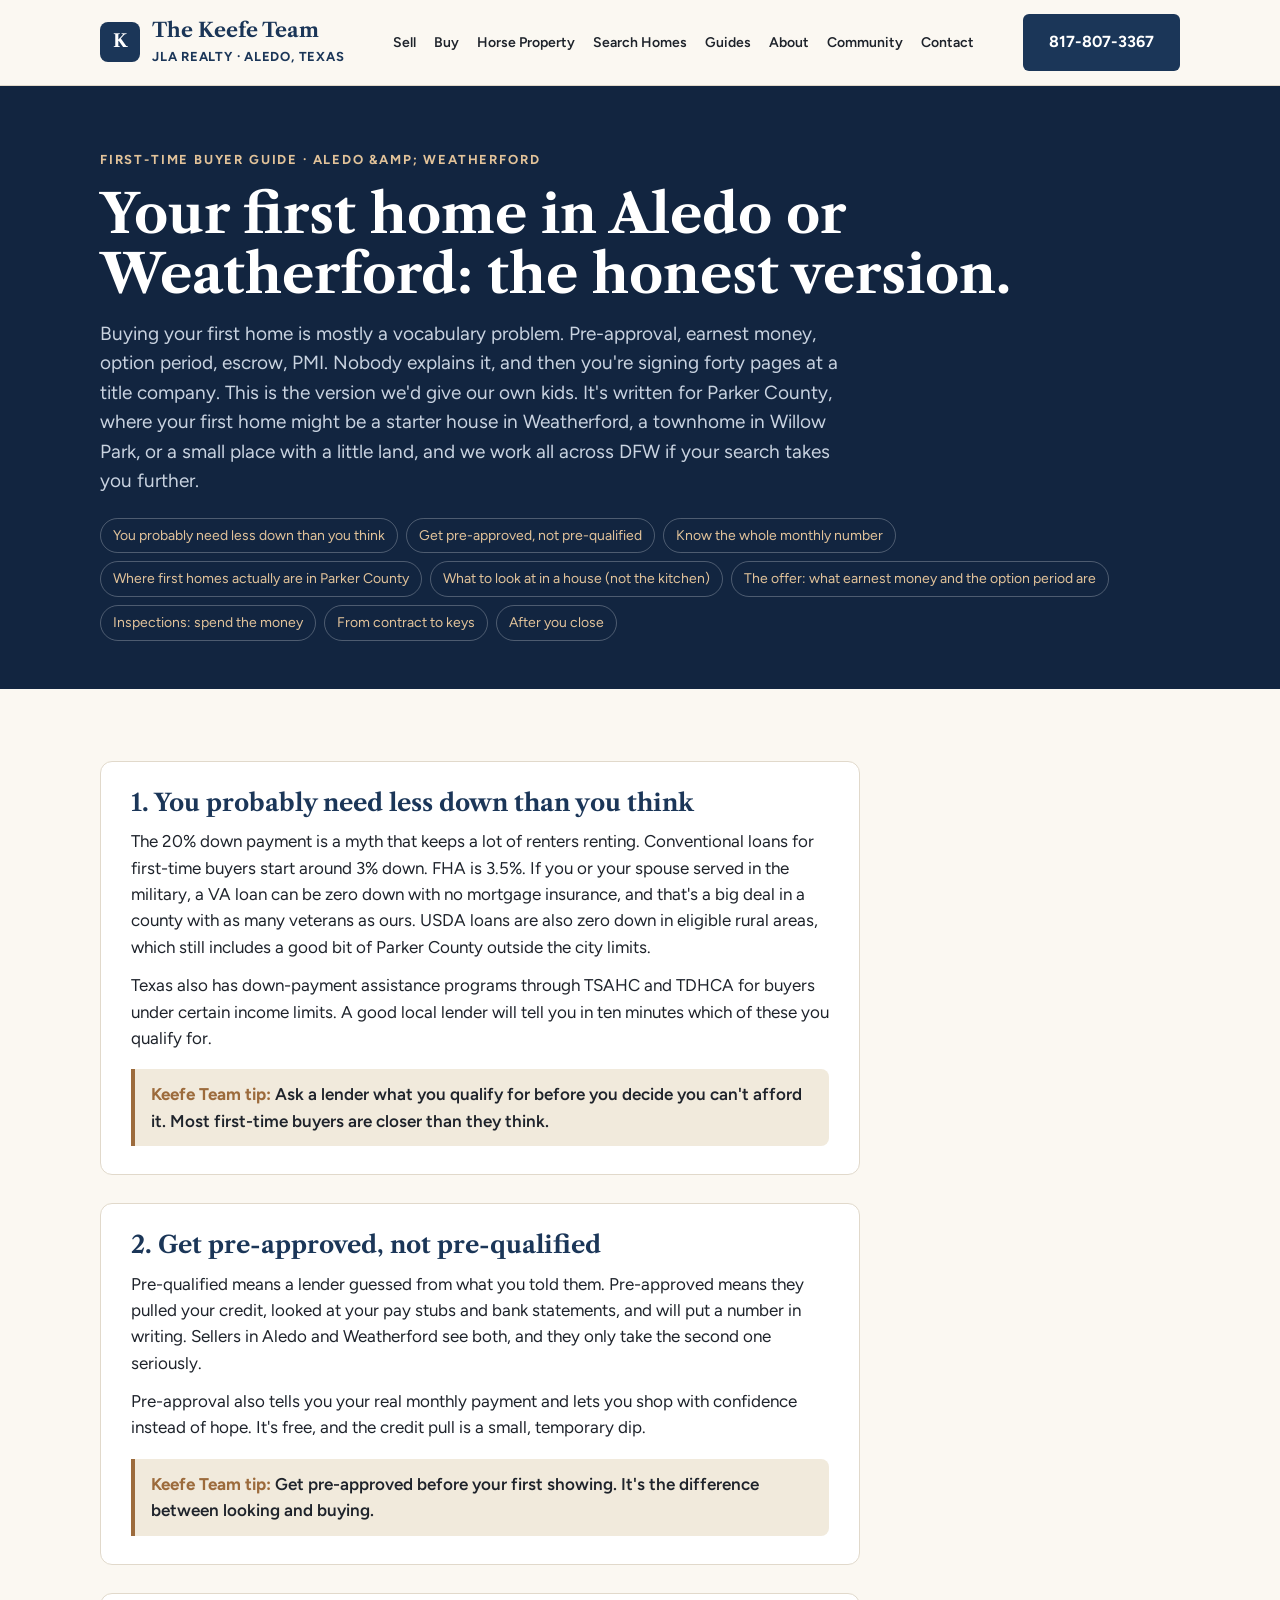
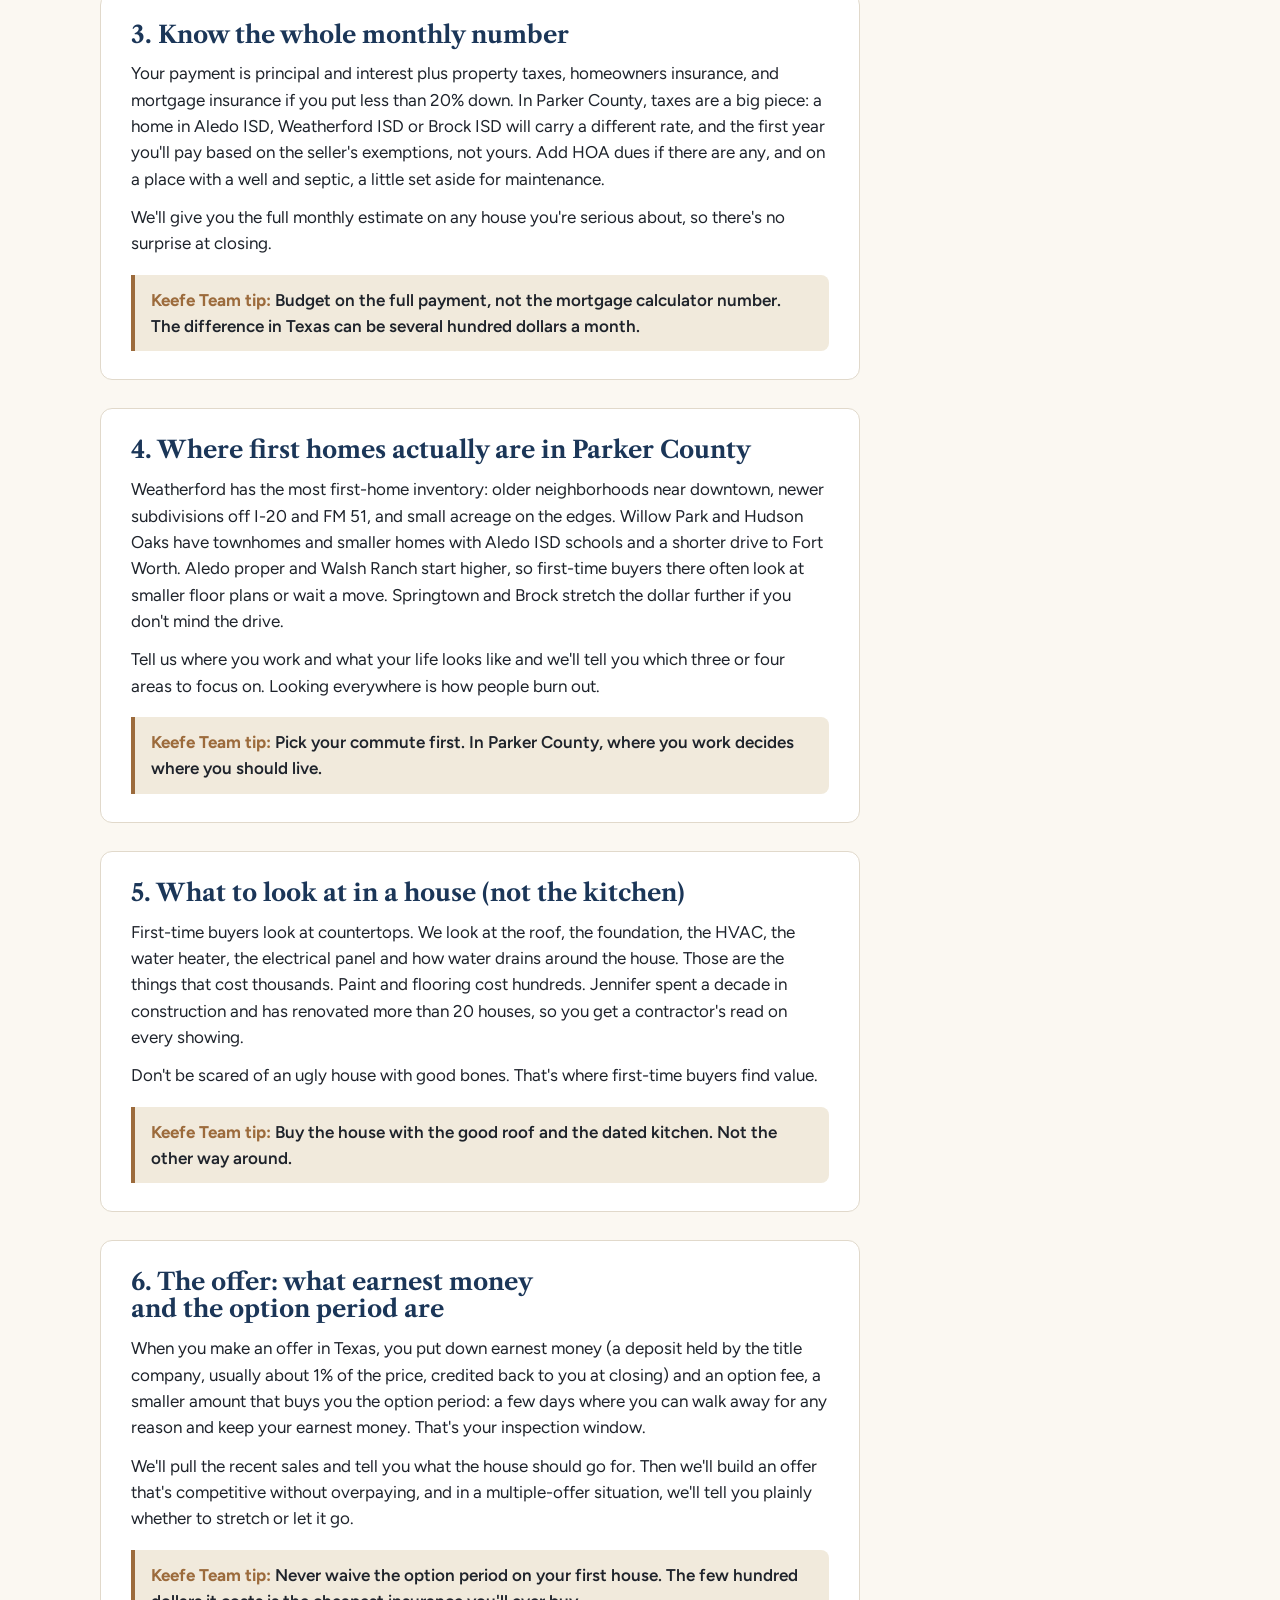
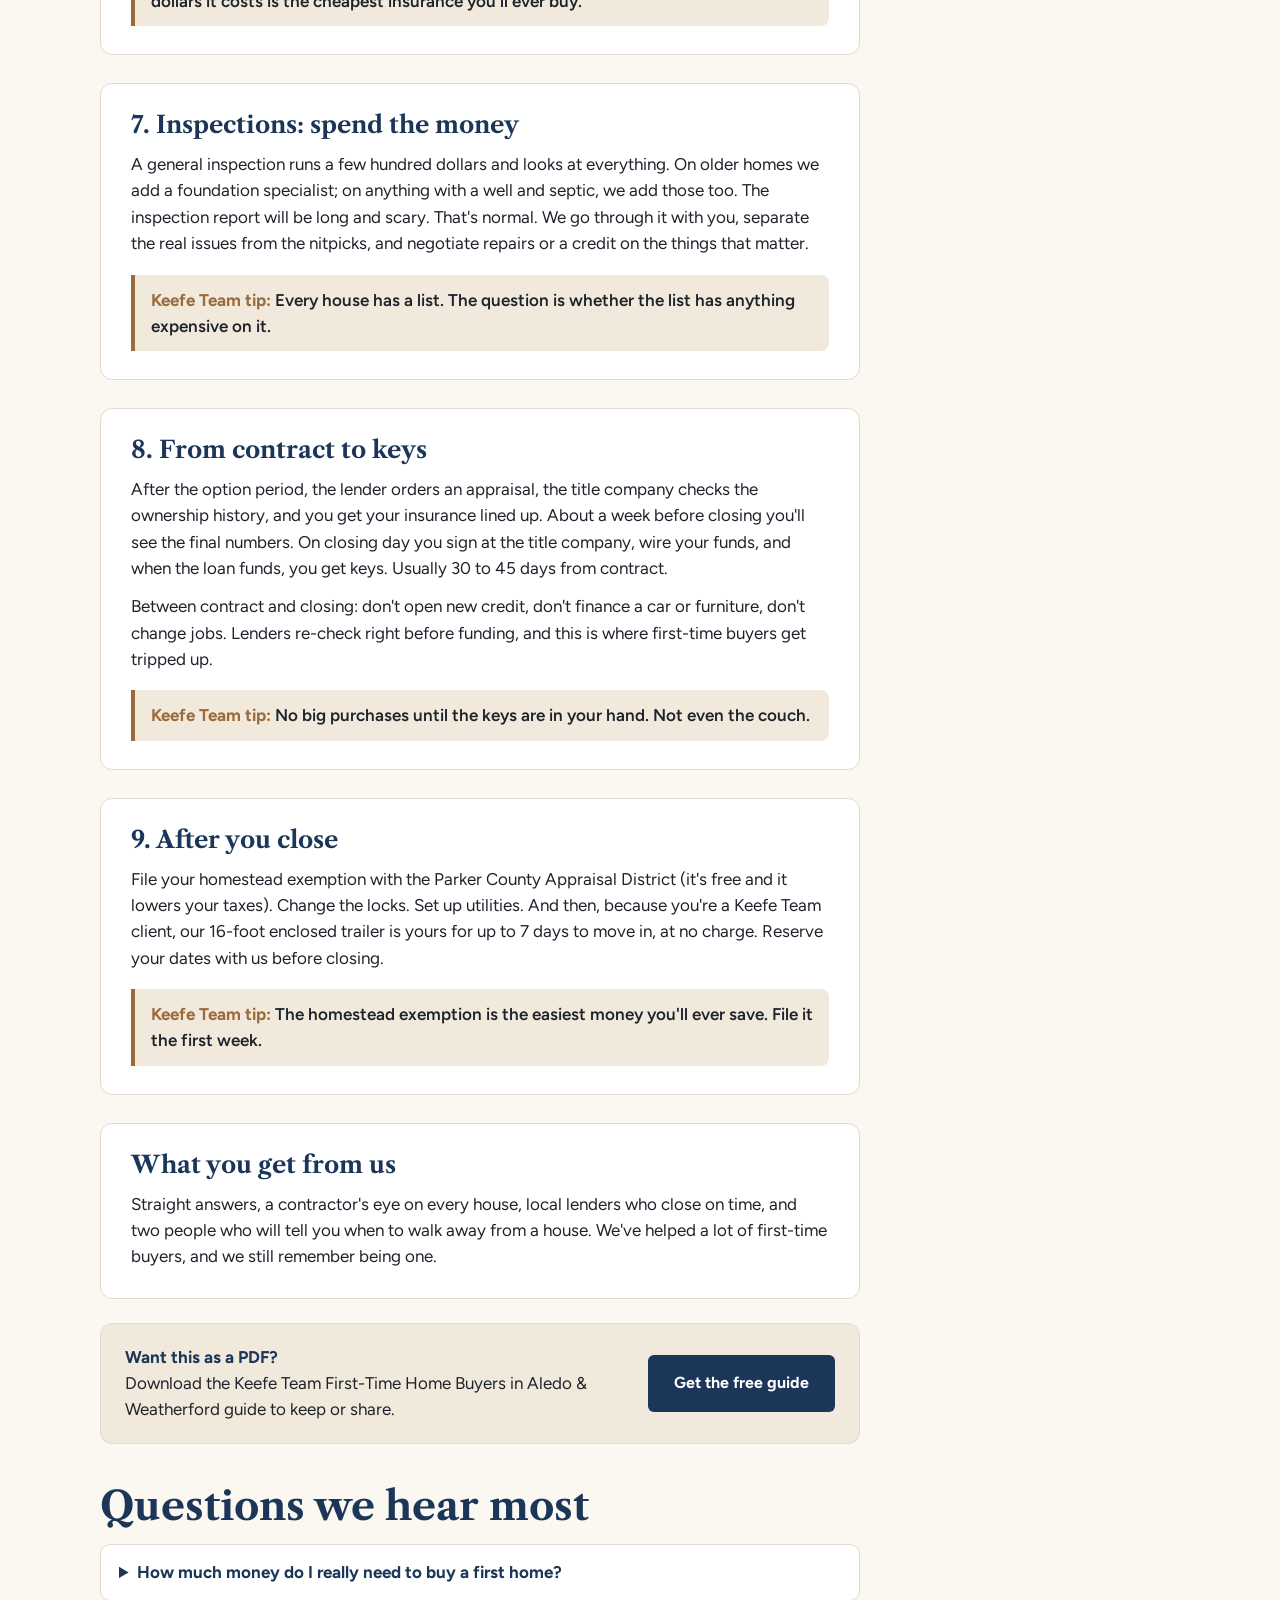
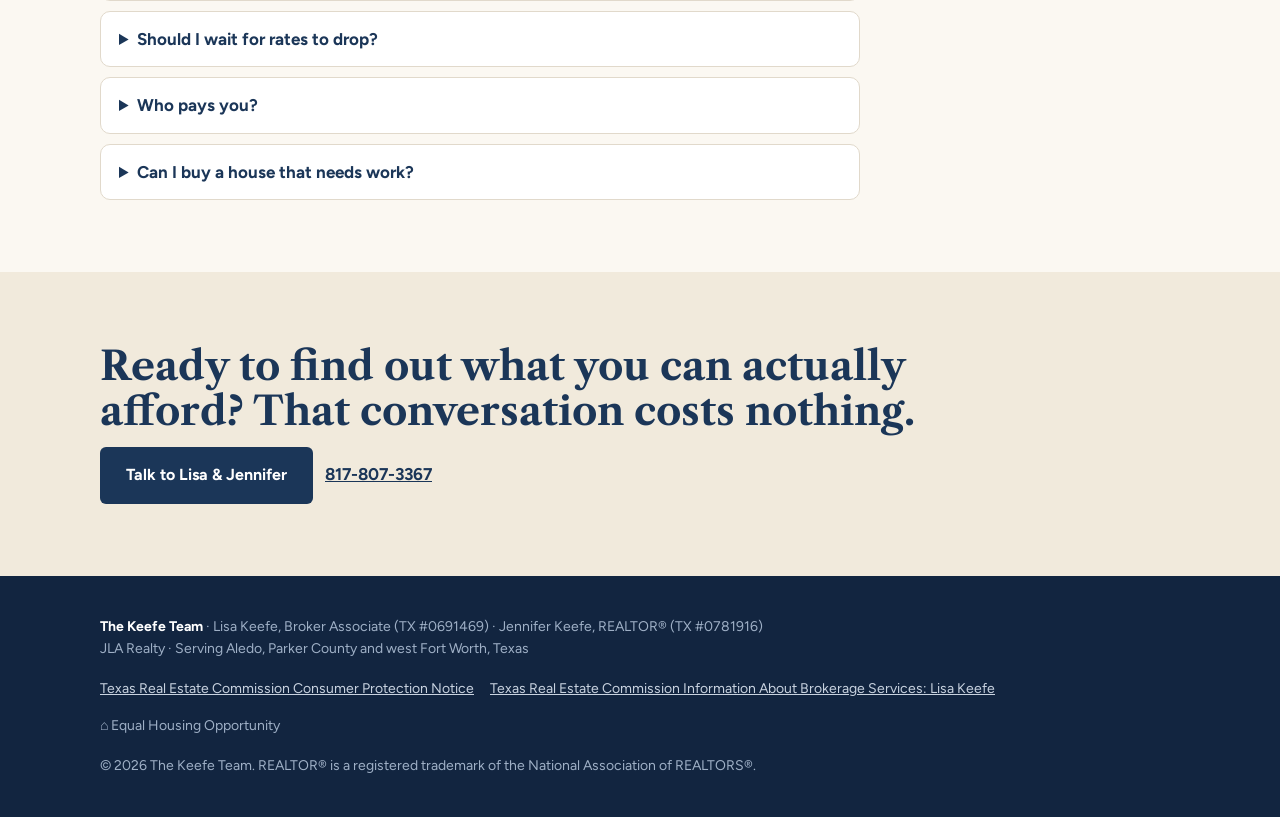
<file: first-time-buyers.html>
<!doctype html>
<html lang="en">
<head>
<meta charset="utf-8">
<!-- Google tag (gtag.js) -->
<script async src="https://www.googletagmanager.com/gtag/js?id=G-CBQDJ9P7MZ"></script>
<script>window.dataLayer=window.dataLayer||[];function gtag(){dataLayer.push(arguments);}gtag('js',new Date());gtag('config','G-CBQDJ9P7MZ');</script>
<meta name="viewport" content="width=device-width, initial-scale=1, viewport-fit=cover">
<title>First-Time Home Buyers in Aledo & Weatherford | The Keefe Team</title>
<meta name="description" content="A plain-English guide for first-time home buyers in Aledo, Weatherford, Willow Park and Parker County, Texas: down payments, loan programs, what it really costs, and how to not get burned. From Lisa and Jennifer Keefe, JLA Realty.">
<meta property="og:type" content="website">
<meta property="og:site_name" content="The Keefe Team">
<meta property="og:title" content="First-Time Home Buyers in Aledo &amp; Weatherford | The Keefe Team">
<meta property="og:description" content="A plain-English guide for first-time home buyers in Aledo, Weatherford, Willow Park and Parker County, Texas: down payments, loan programs, what it re">
<meta property="og:image" content="https://keefeteamrealty.com/img/og-keefe-team.jpg">
<meta property="og:image:width" content="1200">
<meta property="og:image:height" content="630">
<meta name="twitter:card" content="summary_large_image">
<link rel="canonical" href="https://keefeteamrealty.com/first-time-buyers">
<link rel="preconnect" href="https://fonts.googleapis.com">
<link rel="stylesheet" href="https://fonts.googleapis.com/css2?family=Libre+Caslon+Text:ital,wght@0,400;0,700;1,400&family=Figtree:wght@400;500;600;700&display=swap">
<link rel="stylesheet" href="/site.css">
<style>
.tips{display:grid;gap:28px;max-width:760px}
.tip{background:var(--white);border:1px solid var(--line);border-radius:12px;padding:28px 30px;display:grid;gap:12px}
.tip h3{color:var(--navy);font-size:24px}
.tip p{color:var(--ink)}
.tip .callout{margin-top:6px;background:var(--cream);border-left:4px solid var(--leather);padding:12px 16px;border-radius:0 8px 8px 0;font-weight:600}
.tip .callout b{color:var(--leather)}
.page-hero{background:var(--navy-deep);color:#fff}
.page-hero .in{padding-block:64px 48px;display:grid;gap:14px}
.page-hero h1{color:#fff;font-size:clamp(34px,5vw,54px)}
.page-hero p{color:#C9D3E0;font-size:19px;max-width:62ch}
.toc{display:flex;flex-wrap:wrap;gap:8px;margin-top:8px}
.toc a{font-size:14px;color:#E2C39A;text-decoration:none;border:1px solid rgba(255,255,255,.25);padding:6px 12px;border-radius:999px}
.guides{display:grid;gap:24px}
.guide{background:var(--white);border:1px solid var(--line);border-radius:12px;padding:28px;display:grid;gap:10px;align-content:start}
.guide .tag{font-size:12px;font-weight:700;letter-spacing:.1em;text-transform:uppercase;color:var(--leather)}
.guide p{color:var(--muted)}
.dl{display:grid;gap:12px}
.dl a{display:block;background:var(--cream);border:1px solid var(--line);padding:14px 18px;border-radius:8px;text-decoration:none;font-weight:700;color:var(--navy)}
#guidegrid{display:grid;grid-template-columns:1fr 1fr;gap:40px;align-items:start}
@media (max-width:860px){#guidegrid{grid-template-columns:1fr}}
.faq{display:grid;gap:10px;max-width:760px}.faq details{background:var(--white);border:1px solid var(--line);border-radius:10px;padding:14px 18px}.faq summary{font-weight:700;color:var(--navy);cursor:pointer}.faq p{margin-top:8px;color:var(--ink)}.dlbox{background:var(--cream);border:1px solid var(--line);border-radius:12px;padding:20px 24px;max-width:760px;display:flex;gap:16px;align-items:center;flex-wrap:wrap;margin-top:24px}.dlbox b{color:var(--navy)}</style>
</head>
<body>
<nav>
  <div class="in">
    <a class="brand" href="/"><span class="mark">K</span><span><b>The Keefe Team</b><small>JLA Realty · Aledo, Texas</small></span></a>
    <ul>
      <li><a href="/#sell">Sell</a></li><li><a href="/#buy">Buy</a></li><li><a href="/horse-property">Horse Property</a></li><li><a href="https://lisakeefe.realtor" target="_blank" rel="noopener">Search Homes</a></li><li><a href="/resources">Guides</a></li><li><a href="/#about">About</a></li><li><a href="/#community">Community</a></li><li><a href="/#contact">Contact</a></li>
    </ul>
    <a class="btn navy call" href="tel:8178073367">817-807-3367</a>
  </div>
</nav>
<header class="page-hero">
  <div class="in">
    <div class="eyebrow" style="color:#E2C39A">First-time buyer guide · Aledo &amp;amp; Weatherford</div>
    <h1>Your first home in Aledo or Weatherford: the honest version.</h1>
    <p>Buying your first home is mostly a vocabulary problem. Pre-approval, earnest money, option period, escrow, PMI. Nobody explains it, and then you&#x27;re signing forty pages at a title company. This is the version we&#x27;d give our own kids. It&#x27;s written for Parker County, where your first home might be a starter house in Weatherford, a townhome in Willow Park, or a small place with a little land, and we work all across DFW if your search takes you further.</p>
    <div class="toc"><a href="#s0">You probably need less down than you think</a><a href="#s1">Get pre-approved, not pre-qualified</a><a href="#s2">Know the whole monthly number</a><a href="#s3">Where first homes actually are in Parker County</a><a href="#s4">What to look at in a house (not the kitchen)</a><a href="#s5">The offer: what earnest money and the option period are</a><a href="#s6">Inspections: spend the money</a><a href="#s7">From contract to keys</a><a href="#s8">After you close</a></div>
  </div>
</header>
<section class="band">
  <div class="in">
    <div class="tips">
<article class="tip" id="s0"><h3>1. You probably need less down than you think</h3><p>The 20% down payment is a myth that keeps a lot of renters renting. Conventional loans for first-time buyers start around 3% down. FHA is 3.5%. If you or your spouse served in the military, a VA loan can be zero down with no mortgage insurance, and that&#x27;s a big deal in a county with as many veterans as ours. USDA loans are also zero down in eligible rural areas, which still includes a good bit of Parker County outside the city limits.</p><p>Texas also has down-payment assistance programs through TSAHC and TDHCA for buyers under certain income limits. A good local lender will tell you in ten minutes which of these you qualify for.</p><div class="callout"><b>Keefe Team tip:</b> Ask a lender what you qualify for before you decide you can&#x27;t afford it. Most first-time buyers are closer than they think.</div></article>
<article class="tip" id="s1"><h3>2. Get pre-approved, not pre-qualified</h3><p>Pre-qualified means a lender guessed from what you told them. Pre-approved means they pulled your credit, looked at your pay stubs and bank statements, and will put a number in writing. Sellers in Aledo and Weatherford see both, and they only take the second one seriously.</p><p>Pre-approval also tells you your real monthly payment and lets you shop with confidence instead of hope. It&#x27;s free, and the credit pull is a small, temporary dip.</p><div class="callout"><b>Keefe Team tip:</b> Get pre-approved before your first showing. It&#x27;s the difference between looking and buying.</div></article>
<article class="tip" id="s2"><h3>3. Know the whole monthly number</h3><p>Your payment is principal and interest plus property taxes, homeowners insurance, and mortgage insurance if you put less than 20% down. In Parker County, taxes are a big piece: a home in Aledo ISD, Weatherford ISD or Brock ISD will carry a different rate, and the first year you&#x27;ll pay based on the seller&#x27;s exemptions, not yours. Add HOA dues if there are any, and on a place with a well and septic, a little set aside for maintenance.</p><p>We&#x27;ll give you the full monthly estimate on any house you&#x27;re serious about, so there&#x27;s no surprise at closing.</p><div class="callout"><b>Keefe Team tip:</b> Budget on the full payment, not the mortgage calculator number. The difference in Texas can be several hundred dollars a month.</div></article>
<article class="tip" id="s3"><h3>4. Where first homes actually are in Parker County</h3><p>Weatherford has the most first-home inventory: older neighborhoods near downtown, newer subdivisions off I-20 and FM 51, and small acreage on the edges. Willow Park and Hudson Oaks have townhomes and smaller homes with Aledo ISD schools and a shorter drive to Fort Worth. Aledo proper and Walsh Ranch start higher, so first-time buyers there often look at smaller floor plans or wait a move. Springtown and Brock stretch the dollar further if you don&#x27;t mind the drive.</p><p>Tell us where you work and what your life looks like and we&#x27;ll tell you which three or four areas to focus on. Looking everywhere is how people burn out.</p><div class="callout"><b>Keefe Team tip:</b> Pick your commute first. In Parker County, where you work decides where you should live.</div></article>
<article class="tip" id="s4"><h3>5. What to look at in a house (not the kitchen)</h3><p>First-time buyers look at countertops. We look at the roof, the foundation, the HVAC, the water heater, the electrical panel and how water drains around the house. Those are the things that cost thousands. Paint and flooring cost hundreds. Jennifer spent a decade in construction and has renovated more than 20 houses, so you get a contractor&#x27;s read on every showing.</p><p>Don&#x27;t be scared of an ugly house with good bones. That&#x27;s where first-time buyers find value.</p><div class="callout"><b>Keefe Team tip:</b> Buy the house with the good roof and the dated kitchen. Not the other way around.</div></article>
<article class="tip" id="s5"><h3>6. The offer: what earnest money and the option period are</h3><p>When you make an offer in Texas, you put down earnest money (a deposit held by the title company, usually about 1% of the price, credited back to you at closing) and an option fee, a smaller amount that buys you the option period: a few days where you can walk away for any reason and keep your earnest money. That&#x27;s your inspection window.</p><p>We&#x27;ll pull the recent sales and tell you what the house should go for. Then we&#x27;ll build an offer that&#x27;s competitive without overpaying, and in a multiple-offer situation, we&#x27;ll tell you plainly whether to stretch or let it go.</p><div class="callout"><b>Keefe Team tip:</b> Never waive the option period on your first house. The few hundred dollars it costs is the cheapest insurance you&#x27;ll ever buy.</div></article>
<article class="tip" id="s6"><h3>7. Inspections: spend the money</h3><p>A general inspection runs a few hundred dollars and looks at everything. On older homes we add a foundation specialist; on anything with a well and septic, we add those too. The inspection report will be long and scary. That&#x27;s normal. We go through it with you, separate the real issues from the nitpicks, and negotiate repairs or a credit on the things that matter.</p><div class="callout"><b>Keefe Team tip:</b> Every house has a list. The question is whether the list has anything expensive on it.</div></article>
<article class="tip" id="s7"><h3>8. From contract to keys</h3><p>After the option period, the lender orders an appraisal, the title company checks the ownership history, and you get your insurance lined up. About a week before closing you&#x27;ll see the final numbers. On closing day you sign at the title company, wire your funds, and when the loan funds, you get keys. Usually 30 to 45 days from contract.</p><p>Between contract and closing: don&#x27;t open new credit, don&#x27;t finance a car or furniture, don&#x27;t change jobs. Lenders re-check right before funding, and this is where first-time buyers get tripped up.</p><div class="callout"><b>Keefe Team tip:</b> No big purchases until the keys are in your hand. Not even the couch.</div></article>
<article class="tip" id="s8"><h3>9. After you close</h3><p>File your homestead exemption with the Parker County Appraisal District (it&#x27;s free and it lowers your taxes). Change the locks. Set up utilities. And then, because you&#x27;re a Keefe Team client, our 16-foot enclosed trailer is yours for up to 7 days to move in, at no charge. Reserve your dates with us before closing.</p><div class="callout"><b>Keefe Team tip:</b> The homestead exemption is the easiest money you&#x27;ll ever save. File it the first week.</div></article>
<article class="tip" id="s9"><h3>What you get from us</h3><p>Straight answers, a contractor&#x27;s eye on every house, local lenders who close on time, and two people who will tell you when to walk away from a house. We&#x27;ve helped a lot of first-time buyers, and we still remember being one.</p></article>
    </div>
    <div class="dlbox"><div style="flex:1;min-width:220px"><b>Want this as a PDF?</b><br><span class="small">Download the Keefe Team First-Time Home Buyers in Aledo &amp; Weatherford guide to keep or share.</span></div><a class="btn navy" href="/guides">Get the free guide</a></div>
    <h2 style="margin-top:40px;color:var(--navy)">Questions we hear most</h2>
    <div class="faq" style="margin-top:16px"><details><summary>How much money do I really need to buy a first home?</summary><p>With a low-down-payment loan, roughly 3–5% of the price for the down payment plus 2–3% for closing costs, less if the seller contributes or you use an assistance program. On a $300,000 home that could be $15,000–$25,000 all in. Zero-down VA and USDA loans change that math a lot.</p></details><details><summary>Should I wait for rates to drop?</summary><p>Nobody can time it. If rates fall, you can refinance. If prices rise while you wait, you can&#x27;t un-rise them. Buy when the payment works for your life, not when the news says to.</p></details><details><summary>Who pays you?</summary><p>That&#x27;s spelled out in the buyer representation agreement we sign before we start, and it&#x27;s often negotiated as part of your offer. We&#x27;ll explain it plainly before you commit to anything.</p></details><details><summary>Can I buy a house that needs work?</summary><p>Yes, and it&#x27;s often where the value is. FHA 203(k) and conventional renovation loans let you finance the repairs. Jennifer will tell you what the work really costs before you decide.</p></details></div>
  </div>
</section>
<section class="band" style="background:var(--cream)">
  <div class="in" style="display:grid;gap:14px">
    <h2 style="color:var(--navy)">Ready to find out what you can actually afford? That conversation costs nothing.</h2>
    <p><a class="btn navy" href="/#contact">Talk to Lisa &amp; Jennifer</a> &nbsp; <a href="tel:8178073367" style="font-weight:700">817-807-3367</a></p>
  </div>
</section>
<footer>
  <div class="in">
    <div><b style="color:#fff">The Keefe Team</b> · Lisa Keefe, Broker Associate (TX #0691469) · Jennifer Keefe, REALTOR® (TX #0781916)<br>JLA Realty · Serving Aledo, Parker County and west Fort Worth, Texas</div>
    <div class="legal">
      <a href="https://www.trec.texas.gov/sites/default/files/pdf-forms/CN%201-5.pdf" target="_blank" rel="noopener">Texas Real Estate Commission Consumer Protection Notice</a>
      <a href="/iabs-consumer-protection-notice.pdf" target="_blank" rel="noopener">Texas Real Estate Commission Information About Brokerage Services: Lisa Keefe</a>
      <span class="eho">⌂ Equal Housing Opportunity</span>
    </div>
    <div>© 2026 The Keefe Team. REALTOR® is a registered trademark of the National Association of REALTORS®.</div>
  </div>
</footer>
</body>
</html>
</file>
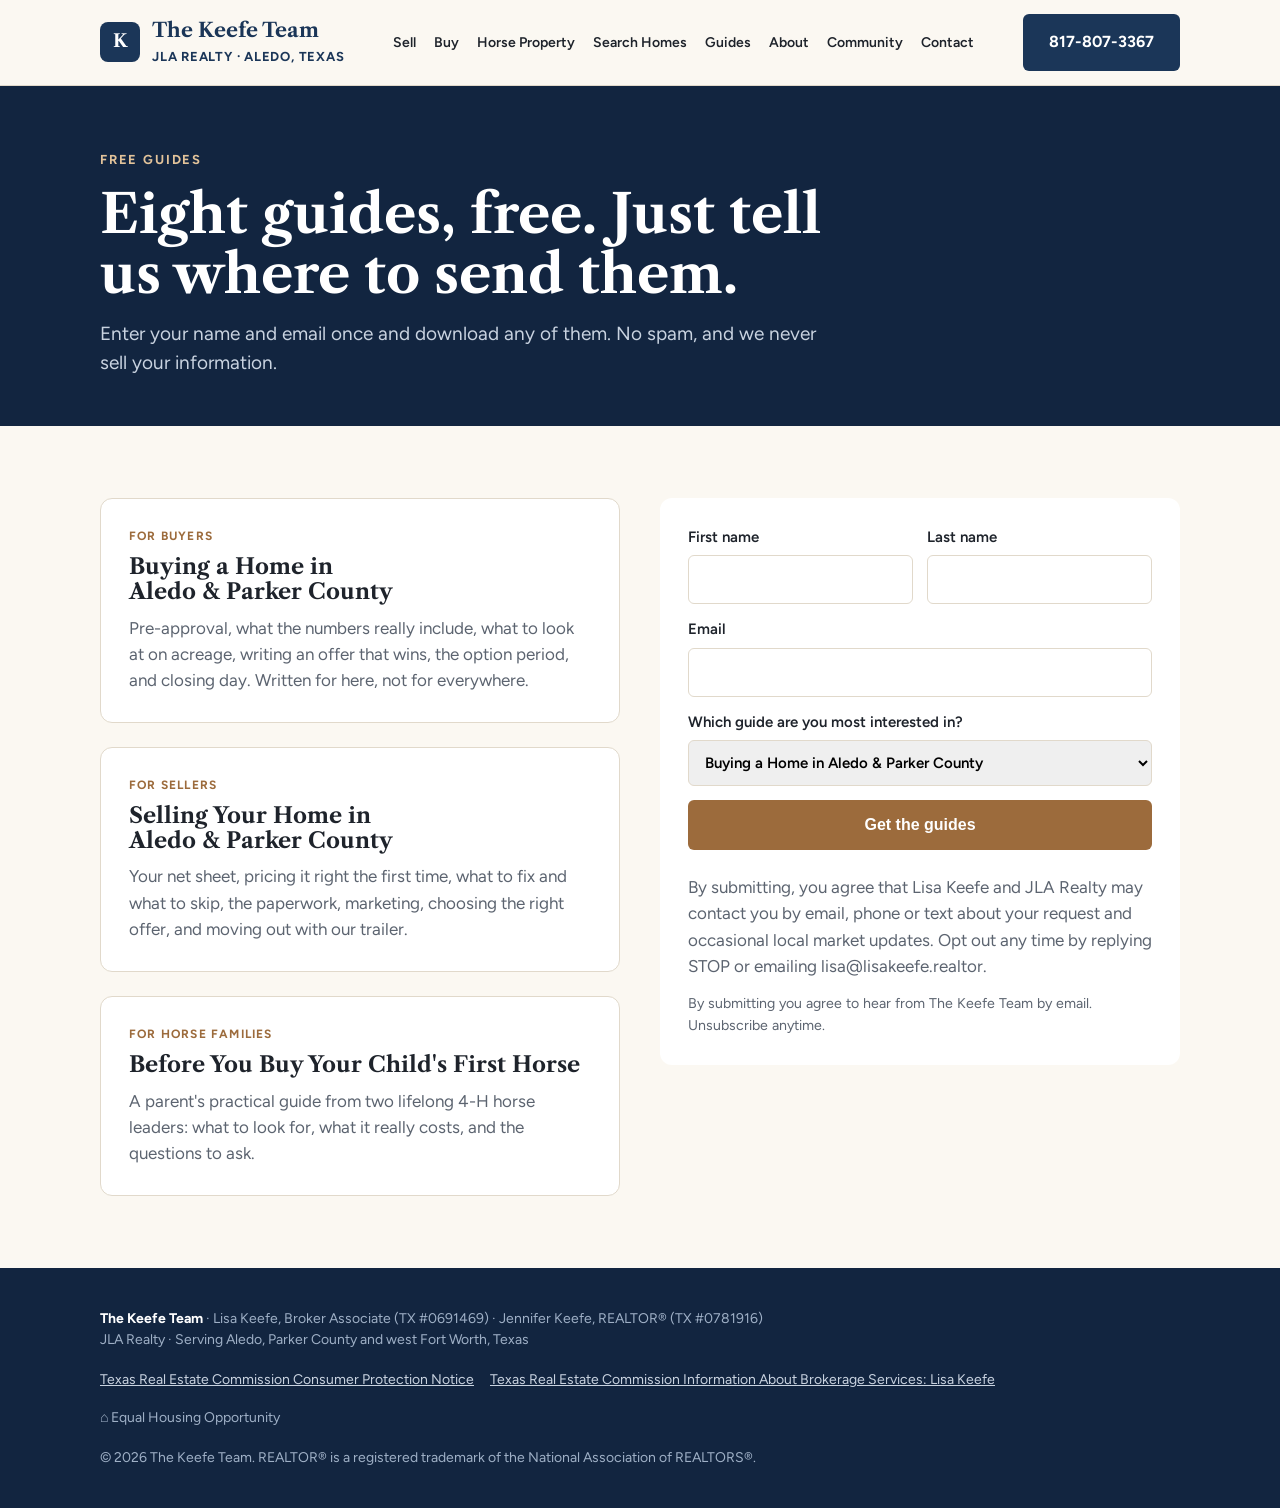
<file: guides.html>
<!doctype html>
<html lang="en">
<head>
<meta charset="utf-8">
<!-- Google tag (gtag.js) -->
<script async src="https://www.googletagmanager.com/gtag/js?id=G-CBQDJ9P7MZ"></script>
<script>window.dataLayer=window.dataLayer||[];function gtag(){dataLayer.push(arguments);}gtag('js',new Date());gtag('config','G-CBQDJ9P7MZ');</script>
<meta name="viewport" content="width=device-width, initial-scale=1, viewport-fit=cover">
<title>Free Guides | The Keefe Team</title>
<meta name="description" content="Free guides from The Keefe Team: buying and selling in Aledo &amp; Parker County, land and acreage, rental property, first-time buyers, moving to Parker County, and your child's first horse.">
<meta property="og:type" content="website">
<meta property="og:site_name" content="The Keefe Team">
<meta property="og:title" content="Free Guides | The Keefe Team">
<meta property="og:description" content="Free buyer, seller and first-horse guides from The Keefe Team.">
<meta property="og:image" content="https://keefeteamrealty.com/img/og-keefe-team.jpg">
<meta property="og:image:width" content="1200">
<meta property="og:image:height" content="630">
<meta name="twitter:card" content="summary_large_image">
<link rel="canonical" href="https://keefeteamrealty.com/guides">
<link rel="preconnect" href="https://fonts.googleapis.com">
<link rel="stylesheet" href="https://fonts.googleapis.com/css2?family=Libre+Caslon+Text:ital,wght@0,400;0,700;1,400&family=Figtree:wght@400;500;600;700&display=swap">
<link rel="stylesheet" href="/site.css">
<style>
.tips{display:grid;gap:28px;max-width:760px}
.tip{background:var(--white);border:1px solid var(--line);border-radius:12px;padding:28px 30px;display:grid;gap:12px}
.tip h3{color:var(--navy);font-size:24px}
.tip p{color:var(--ink)}
.tip .callout{margin-top:6px;background:var(--cream);border-left:4px solid var(--leather);padding:12px 16px;border-radius:0 8px 8px 0;font-weight:600}
.tip .callout b{color:var(--leather)}
.page-hero{background:var(--navy-deep);color:#fff}
.page-hero .in{padding-block:64px 48px;display:grid;gap:14px}
.page-hero h1{color:#fff;font-size:clamp(34px,5vw,54px)}
.page-hero p{color:#C9D3E0;font-size:19px;max-width:62ch}
.toc{display:flex;flex-wrap:wrap;gap:8px;margin-top:8px}
.toc a{font-size:14px;color:#E2C39A;text-decoration:none;border:1px solid rgba(255,255,255,.25);padding:6px 12px;border-radius:999px}
.guides{display:grid;gap:24px}
.guide{background:var(--white);border:1px solid var(--line);border-radius:12px;padding:28px;display:grid;gap:10px;align-content:start}
.guide .tag{font-size:12px;font-weight:700;letter-spacing:.1em;text-transform:uppercase;color:var(--leather)}
.guide p{color:var(--muted)}
.dl{display:grid;gap:12px}
.dl a{display:block;background:var(--cream);border:1px solid var(--line);padding:14px 18px;border-radius:8px;text-decoration:none;font-weight:700;color:var(--navy)}
#guidegrid{display:grid;grid-template-columns:1fr 1fr;gap:40px;align-items:start}
@media (max-width:860px){#guidegrid{grid-template-columns:1fr}}
</style>
</head>
<body>
<nav>
  <div class="in">
    <a class="brand" href="/"><span class="mark">K</span><span><b>The Keefe Team</b><small>JLA Realty · Aledo, Texas</small></span></a>
    <ul>
      <li><a href="/#sell">Sell</a></li><li><a href="/#buy">Buy</a></li><li><a href="/horse-property">Horse Property</a></li><li><a href="https://lisakeefe.realtor" target="_blank" rel="noopener">Search Homes</a></li><li><a href="/resources">Guides</a></li><li><a href="/#about">About</a></li><li><a href="/#community">Community</a></li><li><a href="/#contact">Contact</a></li>
    </ul>
    <a class="btn navy call" href="tel:8178073367">817-807-3367</a>
  </div>
</nav>
<header class="page-hero">
  <div class="in">
    <div class="eyebrow" style="color:#E2C39A">Free guides</div>
    <h1>Eight guides, free. Just tell us where to send them.</h1>
    <p>Enter your name and email once and download any of them. No spam, and we never sell your information.</p>
  </div>
</header>
<section class="band">
  <div class="in" id="guidegrid">
    <div class="guides">
      <div class="guide"><span class="tag">For buyers</span><h3>Buying a Home in Aledo &amp; Parker County</h3><p>Pre-approval, what the numbers really include, what to look at on acreage, writing an offer that wins, the option period, and closing day. Written for here, not for everywhere.</p></div>
      <div class="guide"><span class="tag">For sellers</span><h3>Selling Your Home in Aledo &amp; Parker County</h3><p>Your net sheet, pricing it right the first time, what to fix and what to skip, the paperwork, marketing, choosing the right offer, and moving out with our trailer.</p></div>
      <div class="guide"><span class="tag">For horse families</span><h3>Before You Buy Your Child's First Horse</h3><p>A parent's practical guide from two lifelong 4-H horse leaders: what to look for, what it really costs, and the questions to ask.</p></div>
    </div>
    <div>
      <form id="guideForm">
        <input name="company" tabindex="-1" autocomplete="off" style="position:absolute;left:-9999px" aria-hidden="true">
        <div class="row">
          <label>First name <input name="first" required autocomplete="given-name"></label>
          <label>Last name <input name="last" required autocomplete="family-name"></label>
        </div>
        <label>Email <input name="email" type="email" required autocomplete="email"></label>
        <label>Which guide are you most interested in?
          <select name="guide"><option>Buying a Home in Aledo &amp; Parker County</option><option>Selling Your Home in Aledo &amp; Parker County</option><option>Before You Buy Your Child's First Horse</option><option>Buying Land &amp; Acreage in Parker County</option><option>Buying Rental Property (Investor Guide)</option><option>First-Time Home Buyers in Aledo &amp; Weatherford</option><option>Moving to Aledo &amp; Parker County</option><option>Family Matters Handbook (seniors planning)</option><option>All of them</option></select>
        </label>
        <button class="btn primary" type="submit">Get the guides</button>
        <p class="small" style="color:var(--muted);margin-top:10px">By submitting, you agree that Lisa Keefe and JLA Realty may contact you by email, phone or text about your request and occasional local market updates. Opt out any time by replying STOP or emailing lisa@lisakeefe.realtor.</p>
        <small id="err" style="display:none;color:#B91C1C;font-weight:600">Sorry, that didn't go through. Email us at lisa@lisakeefe.realtor and we'll send them over.</small>
        <small style="color:var(--muted)">By submitting you agree to hear from The Keefe Team by email. Unsubscribe anytime.</small>
      </form>
      <div id="thanks" style="display:none;background:#fff;color:var(--ink);padding:28px;border-radius:12px;border:1px solid var(--line)">
        <h3 style="color:var(--navy)">Here are your guides.</h3>
        <p style="margin:8px 0 16px;color:var(--muted)">Tap to open or save each one.</p>
        <div class="dl">
          <a href="/downloads/keefe-team-buyers-guide.pdf" target="_blank" rel="noopener">📘 Buying a Home in Aledo &amp; Parker County (PDF)</a>
          <a href="/downloads/keefe-team-sellers-guide.pdf" target="_blank" rel="noopener">📗 Selling Your Home in Aledo &amp; Parker County (PDF)</a>
          <a href="/downloads/keefe-team-land-guide.pdf" target="_blank" rel="noopener">🌾 Buying Land &amp; Acreage in Parker County (PDF)</a><a href="/downloads/keefe-team-investor-guide.pdf" target="_blank" rel="noopener">🏘️ Buying Rental Property: Investor Guide (PDF)</a><a href="/downloads/keefe-team-first-time-buyer-guide.pdf" target="_blank" rel="noopener">🔑 First-Time Home Buyers (PDF)</a><a href="/downloads/keefe-team-relocation-guide.pdf" target="_blank" rel="noopener">🚚 Moving to Aledo &amp; Parker County (PDF)</a><a href="/downloads/family-matters-handbook-2026.pdf" target="_blank" rel="noopener">🕊️ Family Matters Handbook, Updated 2026 (PDF)</a><a href="/downloads/before-you-buy-your-childs-first-horse.pdf" target="_blank" rel="noopener">🐴 Before You Buy Your Child's First Horse (PDF)</a>
        </div>
      </div>
    </div>
  </div>
</section>
<footer>
  <div class="in">
    <div><b style="color:#fff">The Keefe Team</b> · Lisa Keefe, Broker Associate (TX #0691469) · Jennifer Keefe, REALTOR® (TX #0781916)<br>JLA Realty · Serving Aledo, Parker County and west Fort Worth, Texas</div>
    <div class="legal">
      <a href="https://www.trec.texas.gov/sites/default/files/pdf-forms/CN%201-5.pdf" target="_blank" rel="noopener">Texas Real Estate Commission Consumer Protection Notice</a>
      <a href="/iabs-consumer-protection-notice.pdf" target="_blank" rel="noopener">Texas Real Estate Commission Information About Brokerage Services: Lisa Keefe</a>
      <span class="eho">⌂ Equal Housing Opportunity</span>
    </div>
    <div>© 2026 The Keefe Team. REALTOR® is a registered trademark of the National Association of REALTORS®.</div>
  </div>
</footer>
<script>
document.getElementById('guideForm').addEventListener('submit',async function(e){
  e.preventDefault();
  const f=e.target,d=Object.fromEntries(new FormData(f).entries());
  const btn=f.querySelector('button[type=submit]'),err=document.getElementById('err');
  btn.disabled=true;btn.textContent='One sec…';err.style.display='none';
  const payload={name:(d.first+' '+d.last).trim(),email:d.email,interest:'Guide download: '+d.guide,message:'Requested free guide(s) from /guides',company:d.company};
  try{
    const r=await fetch('/api/lead',{method:'POST',headers:{'Content-Type':'application/json'},body:JSON.stringify(payload)});
    if(!r.ok)throw 0;
    f.style.display='none';document.getElementById('thanks').style.display='block';
    if(window.gtag)gtag('event','generate_lead',{form:'guides',guide:d.guide});
  }catch(x){btn.disabled=false;btn.textContent='Get the guides';err.style.display='block';}
});
</script>
</body>
</html>
</file>
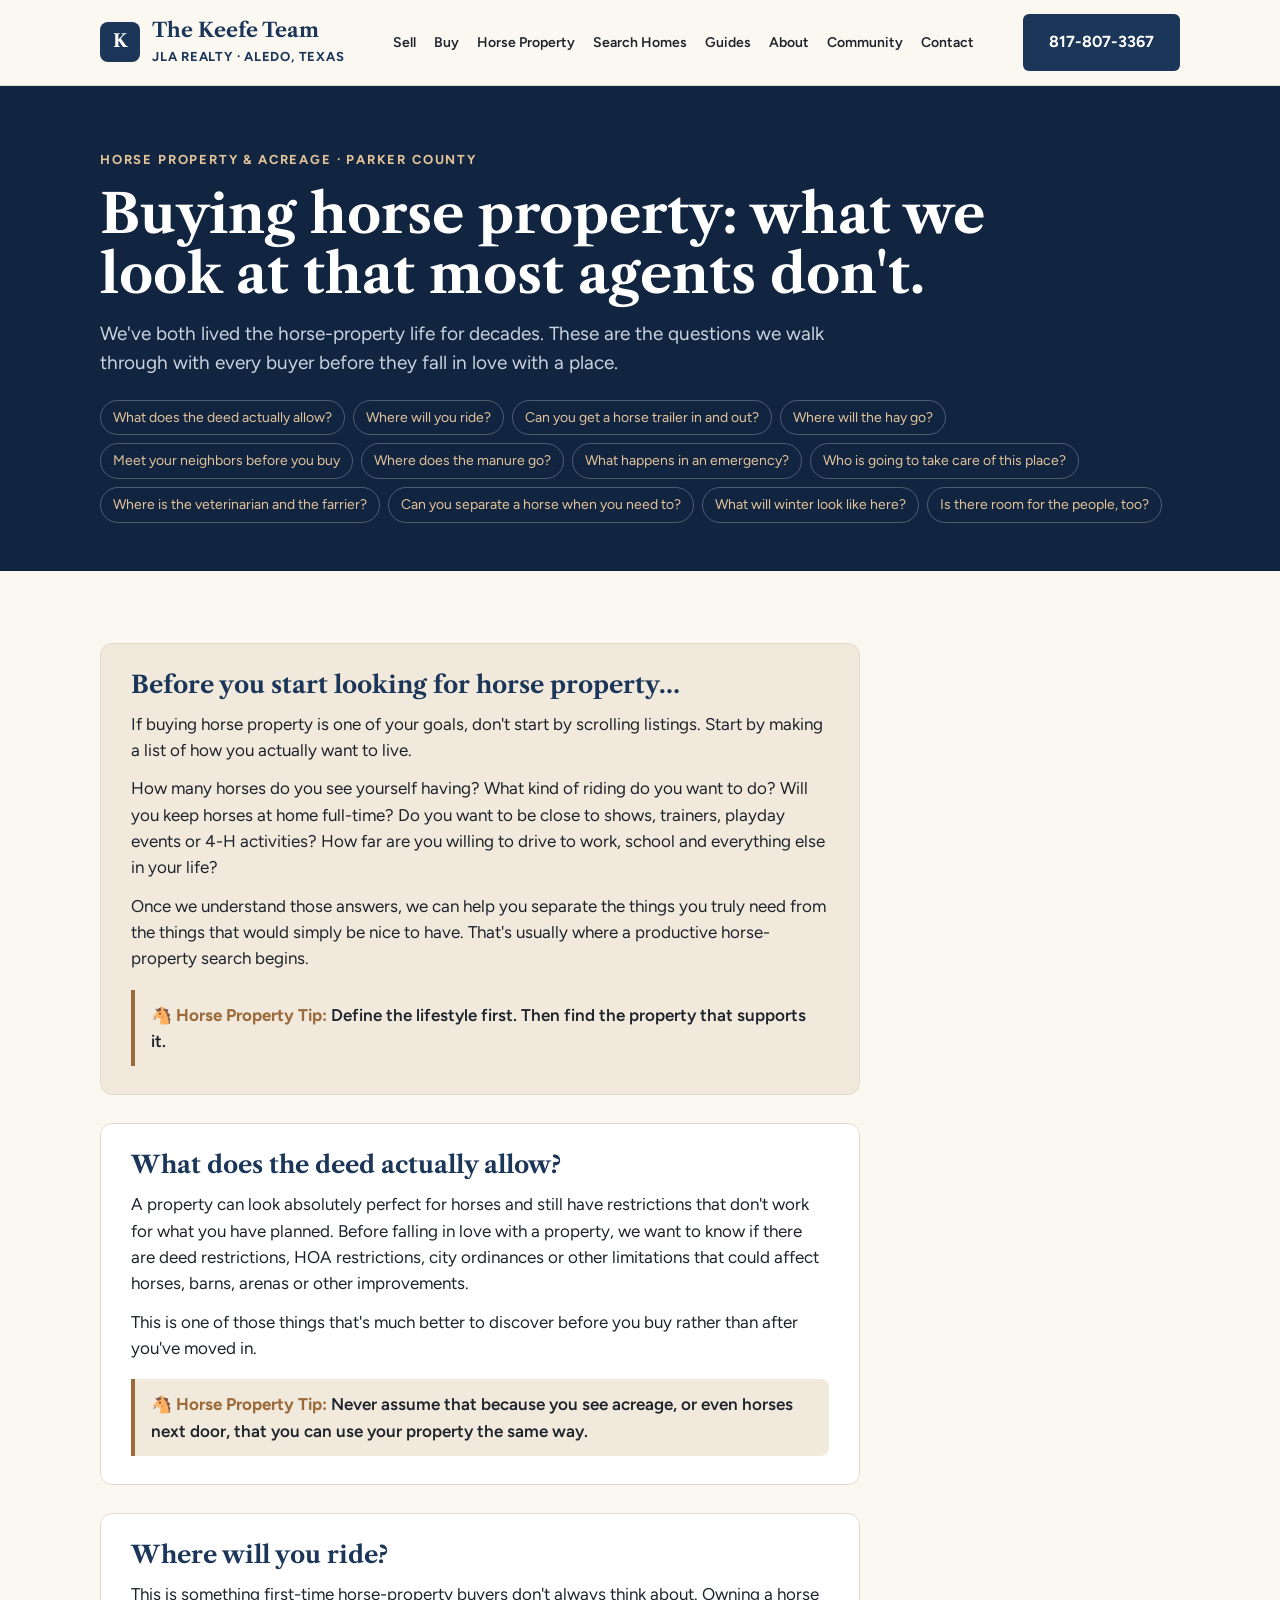
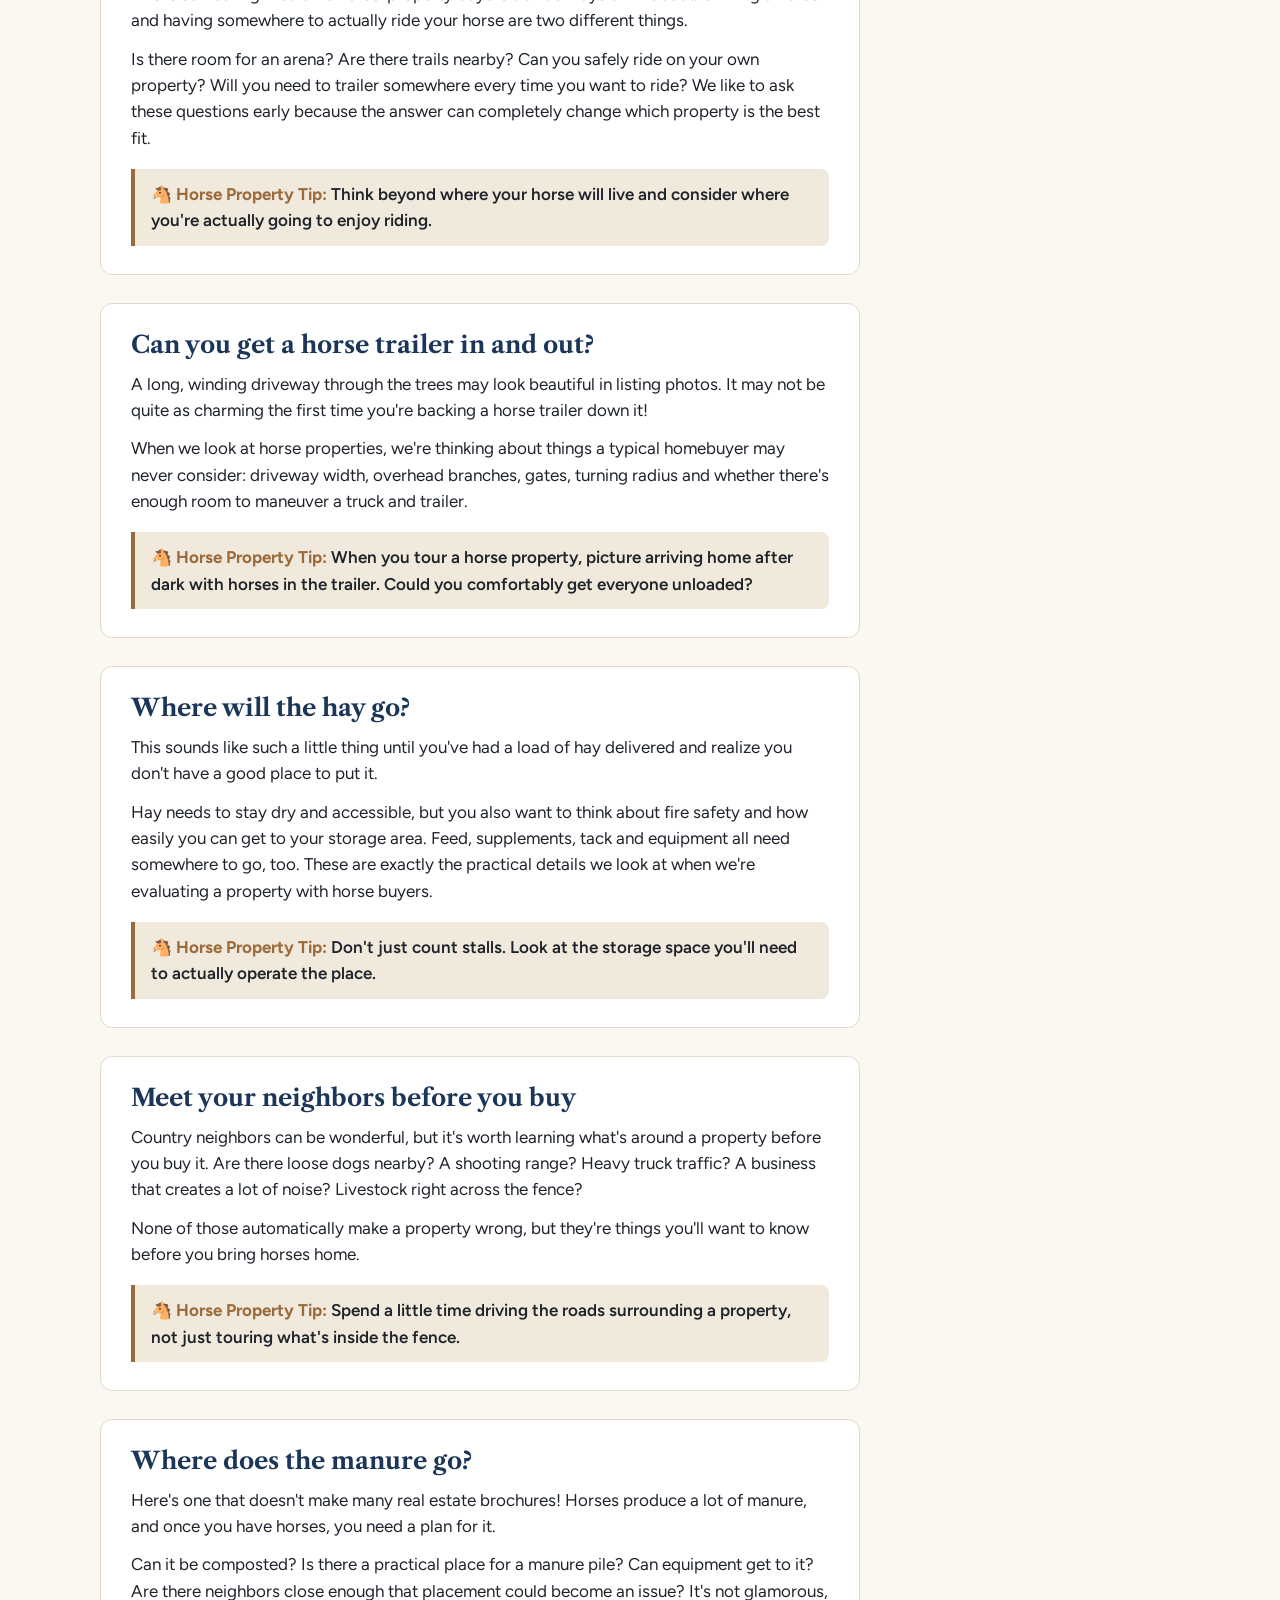
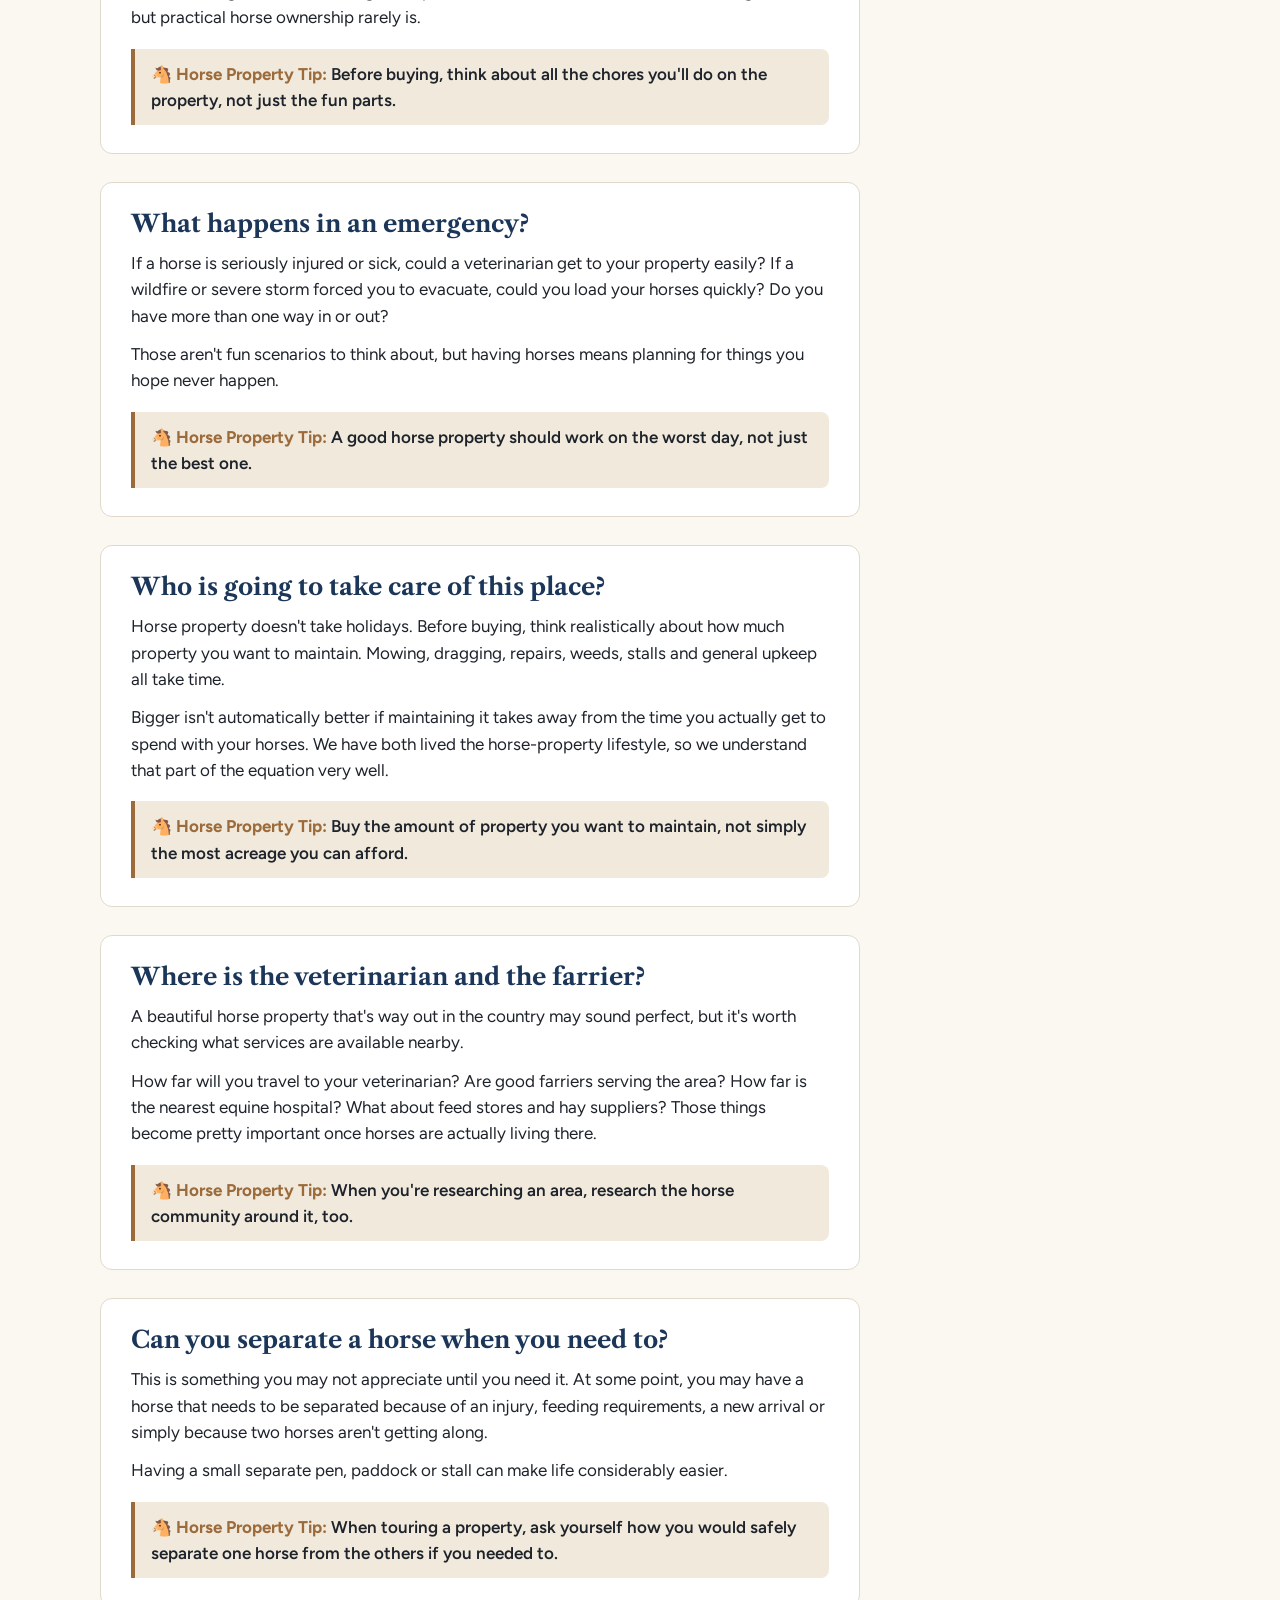
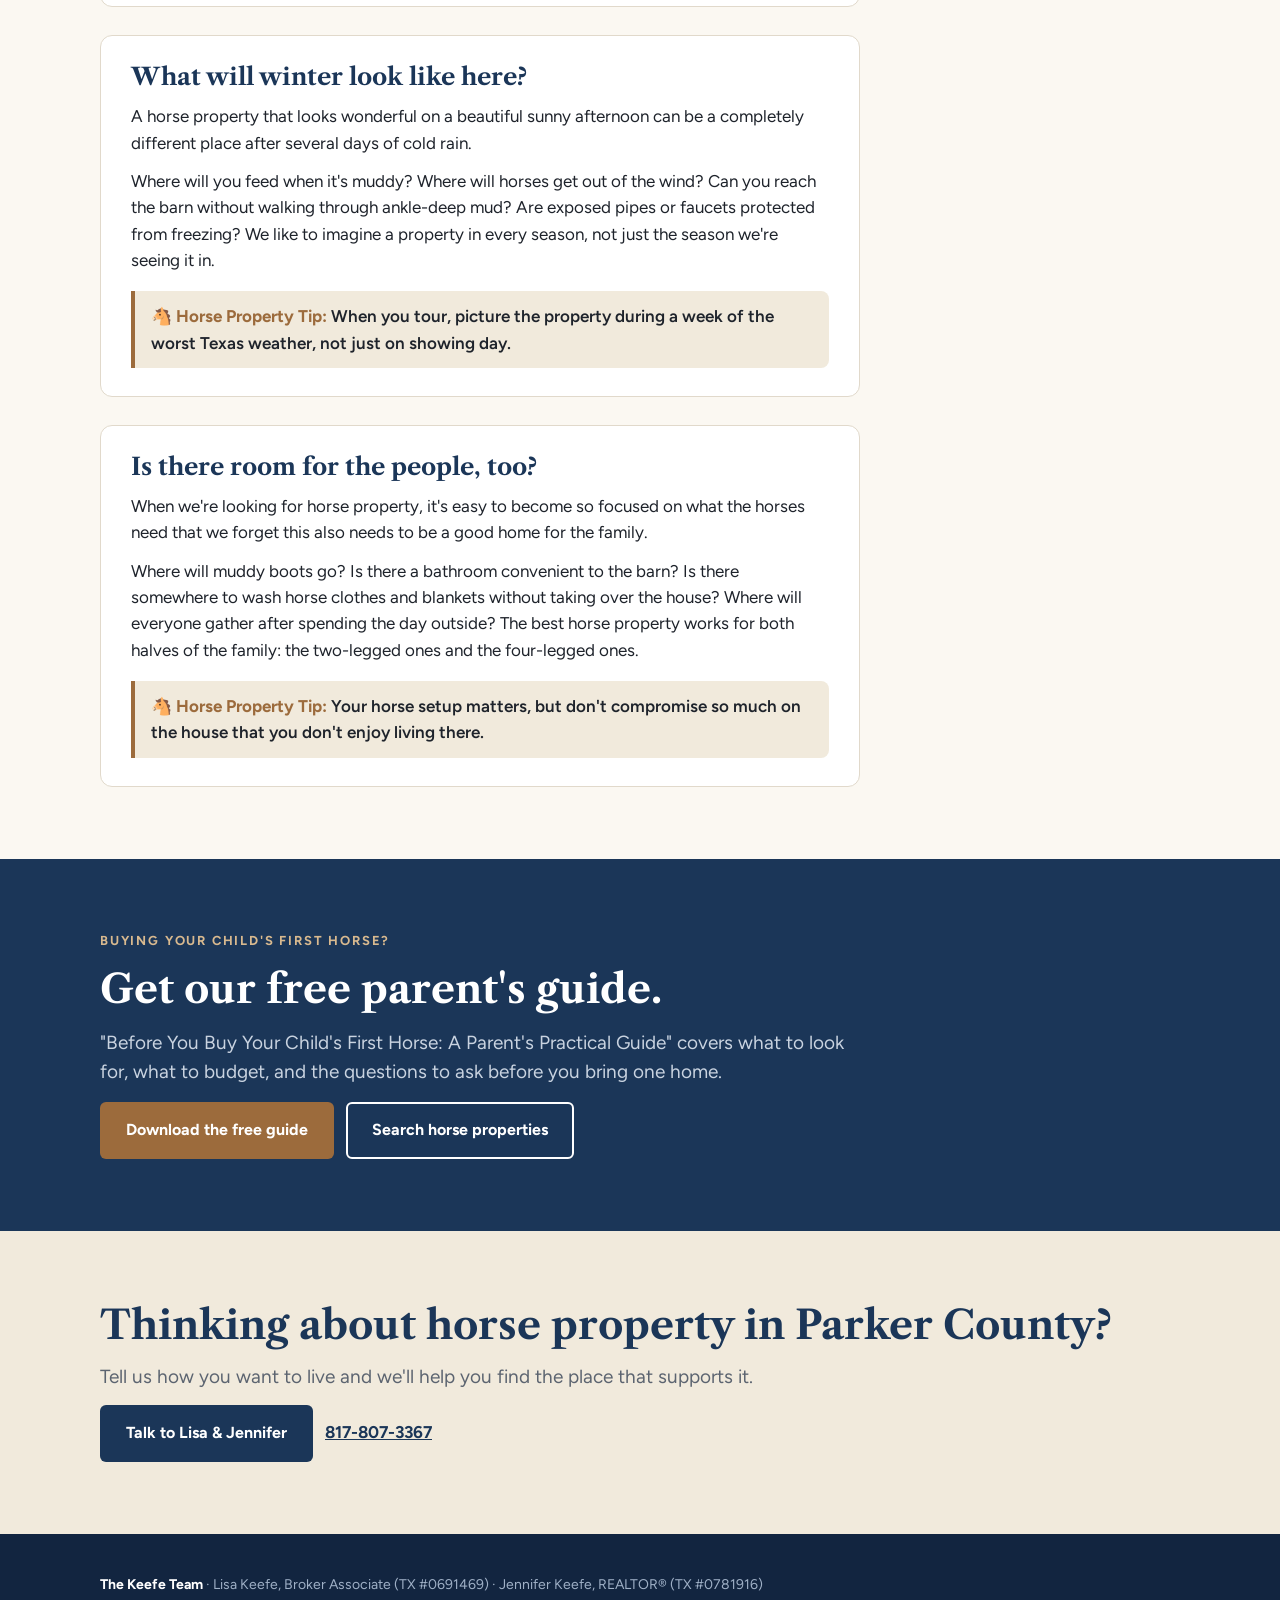
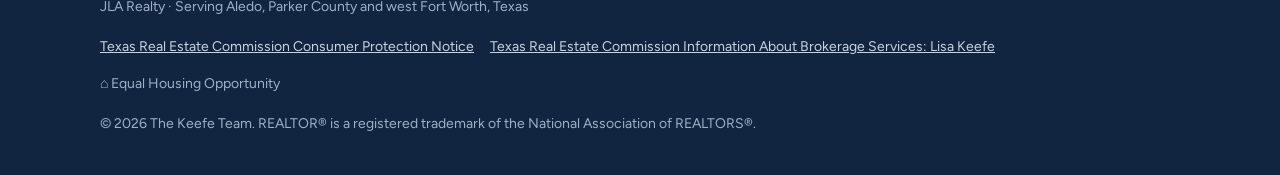
<file: horse-property.html>
<!doctype html>
<html lang="en">
<head>
<meta charset="utf-8">
<!-- Google tag (gtag.js) -->
<script async src="https://www.googletagmanager.com/gtag/js?id=G-CBQDJ9P7MZ"></script>
<script>window.dataLayer=window.dataLayer||[];function gtag(){dataLayer.push(arguments);}gtag('js',new Date());gtag('config','G-CBQDJ9P7MZ');</script>
<meta name="viewport" content="width=device-width, initial-scale=1, viewport-fit=cover">
<title>Horse Property Guide | The Keefe Team, Aledo TX</title>
<meta name="description" content="What to look for when buying horse property in Parker County, Texas: deed restrictions, trailer access, hay storage, neighbors, winter, vets and farriers. From Lisa and Jennifer Keefe, JLA Realty.">
<meta property="og:type" content="website">
<meta property="og:site_name" content="The Keefe Team">
<meta property="og:title" content="Horse Property Guide | The Keefe Team, Aledo TX">
<meta property="og:description" content="What to look for when buying horse property in Parker County, Texas.">
<meta property="og:image" content="https://keefeteamrealty.com/img/og-keefe-team.jpg">
<meta property="og:image:width" content="1200">
<meta property="og:image:height" content="630">
<meta name="twitter:card" content="summary_large_image">
<link rel="canonical" href="https://keefeteamrealty.com/horse-property">
<link rel="preconnect" href="https://fonts.googleapis.com">
<link rel="stylesheet" href="https://fonts.googleapis.com/css2?family=Libre+Caslon+Text:ital,wght@0,400;0,700;1,400&family=Figtree:wght@400;500;600;700&display=swap">
<link rel="stylesheet" href="/site.css">
<style>
.tips{display:grid;gap:28px;max-width:760px}
.tip{background:var(--white);border:1px solid var(--line);border-radius:12px;padding:28px 30px;display:grid;gap:12px}
.tip h3{color:var(--navy);font-size:24px}
.tip p{color:var(--ink)}
.tip .callout{margin-top:6px;background:var(--cream);border-left:4px solid var(--leather);padding:12px 16px;border-radius:0 8px 8px 0;font-weight:600}
.tip .callout b{color:var(--leather)}
.page-hero{background:var(--navy-deep);color:#fff}
.page-hero .in{padding-block:64px 48px;display:grid;gap:14px}
.page-hero h1{color:#fff;font-size:clamp(34px,5vw,54px)}
.page-hero p{color:#C9D3E0;font-size:19px;max-width:62ch}
.toc{display:flex;flex-wrap:wrap;gap:8px;margin-top:8px}
.toc a{font-size:14px;color:#E2C39A;text-decoration:none;border:1px solid rgba(255,255,255,.25);padding:6px 12px;border-radius:999px}
.guides{display:grid;gap:24px}
.guide{background:var(--white);border:1px solid var(--line);border-radius:12px;padding:28px;display:grid;gap:10px;align-content:start}
.guide .tag{font-size:12px;font-weight:700;letter-spacing:.1em;text-transform:uppercase;color:var(--leather)}
.guide p{color:var(--muted)}
.dl{display:grid;gap:12px}
.dl a{display:block;background:var(--cream);border:1px solid var(--line);padding:14px 18px;border-radius:8px;text-decoration:none;font-weight:700;color:var(--navy)}
#guidegrid{display:grid;grid-template-columns:1fr 1fr;gap:40px;align-items:start}
@media (max-width:860px){#guidegrid{grid-template-columns:1fr}}
</style>
</head>
<body>
<nav>
  <div class="in">
    <a class="brand" href="/"><span class="mark">K</span><span><b>The Keefe Team</b><small>JLA Realty · Aledo, Texas</small></span></a>
    <ul>
      <li><a href="/#sell">Sell</a></li><li><a href="/#buy">Buy</a></li><li><a href="/horse-property">Horse Property</a></li><li><a href="https://lisakeefe.realtor" target="_blank" rel="noopener">Search Homes</a></li><li><a href="/resources">Guides</a></li><li><a href="/#about">About</a></li><li><a href="/#community">Community</a></li><li><a href="/#contact">Contact</a></li>
    </ul>
    <a class="btn navy call" href="tel:8178073367">817-807-3367</a>
  </div>
</nav>
<header class="page-hero">
  <div class="in">
    <div class="eyebrow" style="color:#E2C39A">Horse property &amp; acreage · Parker County</div>
    <h1>Buying horse property: what we look at that most agents don't.</h1>
    <p>We've both lived the horse-property life for decades. These are the questions we walk through with every buyer before they fall in love with a place.</p>
    <div class="toc"><a href="#what-does-the-deed-actually-allow">What does the deed actually allow?</a><a href="#where-will-you-ride">Where will you ride?</a><a href="#can-you-get-a-horse-trailer-in-and-out">Can you get a horse trailer in and out?</a><a href="#where-will-the-hay-go">Where will the hay go?</a><a href="#meet-your-neighbors-before-you-buy">Meet your neighbors before you buy</a><a href="#where-does-the-manure-go">Where does the manure go?</a><a href="#what-happens-in-an-emergency">What happens in an emergency?</a><a href="#who-is-going-to-take-care-of-this-place">Who is going to take care of this place?</a><a href="#where-is-the-veterinarian-and-the-farrier">Where is the veterinarian and the farrier?</a><a href="#can-you-separate-a-horse-when-you-need-to">Can you separate a horse when you need to?</a><a href="#what-will-winter-look-like-here">What will winter look like here?</a><a href="#is-there-room-for-the-people-too">Is there room for the people, too?</a></div>
  </div>
</header>
<section class="band">
  <div class="in">
    <div class="tip" style="max-width:760px;margin-bottom:28px;background:var(--cream)">
      <h3>Before you start looking for horse property…</h3>
      <p>If buying horse property is one of your goals, don't start by scrolling listings. Start by making a list of how you actually want to live.</p>
      <p>How many horses do you see yourself having? What kind of riding do you want to do? Will you keep horses at home full-time? Do you want to be close to shows, trainers, playday events or 4-H activities? How far are you willing to drive to work, school and everything else in your life?</p>
      <p>Once we understand those answers, we can help you separate the things you truly need from the things that would simply be nice to have. That's usually where a productive horse-property search begins.</p>
      <div class="callout"><b>🐴 Horse Property Tip:</b> Define the lifestyle first. Then find the property that supports it.</div>
    </div>
    <div class="tips">
      <article class="tip" id="what-does-the-deed-actually-allow">
        <h3>What does the deed actually allow?</h3>
        <p>A property can look absolutely perfect for horses and still have restrictions that don&#x27;t work for what you have planned. Before falling in love with a property, we want to know if there are deed restrictions, HOA restrictions, city ordinances or other limitations that could affect horses, barns, arenas or other improvements.</p>
        <p>This is one of those things that&#x27;s much better to discover before you buy rather than after you&#x27;ve moved in.</p>
        <div class="callout"><b>🐴 Horse Property Tip:</b> Never assume that because you see acreage, or even horses next door, that you can use your property the same way.</div>
      </article>
      <article class="tip" id="where-will-you-ride">
        <h3>Where will you ride?</h3>
        <p>This is something first-time horse-property buyers don&#x27;t always think about. Owning a horse and having somewhere to actually ride your horse are two different things.</p>
        <p>Is there room for an arena? Are there trails nearby? Can you safely ride on your own property? Will you need to trailer somewhere every time you want to ride? We like to ask these questions early because the answer can completely change which property is the best fit.</p>
        <div class="callout"><b>🐴 Horse Property Tip:</b> Think beyond where your horse will live and consider where you&#x27;re actually going to enjoy riding.</div>
      </article>
      <article class="tip" id="can-you-get-a-horse-trailer-in-and-out">
        <h3>Can you get a horse trailer in and out?</h3>
        <p>A long, winding driveway through the trees may look beautiful in listing photos. It may not be quite as charming the first time you&#x27;re backing a horse trailer down it!</p>
        <p>When we look at horse properties, we&#x27;re thinking about things a typical homebuyer may never consider: driveway width, overhead branches, gates, turning radius and whether there&#x27;s enough room to maneuver a truck and trailer.</p>
        <div class="callout"><b>🐴 Horse Property Tip:</b> When you tour a horse property, picture arriving home after dark with horses in the trailer. Could you comfortably get everyone unloaded?</div>
      </article>
      <article class="tip" id="where-will-the-hay-go">
        <h3>Where will the hay go?</h3>
        <p>This sounds like such a little thing until you&#x27;ve had a load of hay delivered and realize you don&#x27;t have a good place to put it.</p>
        <p>Hay needs to stay dry and accessible, but you also want to think about fire safety and how easily you can get to your storage area. Feed, supplements, tack and equipment all need somewhere to go, too. These are exactly the practical details we look at when we&#x27;re evaluating a property with horse buyers.</p>
        <div class="callout"><b>🐴 Horse Property Tip:</b> Don&#x27;t just count stalls. Look at the storage space you&#x27;ll need to actually operate the place.</div>
      </article>
      <article class="tip" id="meet-your-neighbors-before-you-buy">
        <h3>Meet your neighbors before you buy</h3>
        <p>Country neighbors can be wonderful, but it&#x27;s worth learning what&#x27;s around a property before you buy it. Are there loose dogs nearby? A shooting range? Heavy truck traffic? A business that creates a lot of noise? Livestock right across the fence?</p>
        <p>None of those automatically make a property wrong, but they&#x27;re things you&#x27;ll want to know before you bring horses home.</p>
        <div class="callout"><b>🐴 Horse Property Tip:</b> Spend a little time driving the roads surrounding a property, not just touring what&#x27;s inside the fence.</div>
      </article>
      <article class="tip" id="where-does-the-manure-go">
        <h3>Where does the manure go?</h3>
        <p>Here&#x27;s one that doesn&#x27;t make many real estate brochures! Horses produce a lot of manure, and once you have horses, you need a plan for it.</p>
        <p>Can it be composted? Is there a practical place for a manure pile? Can equipment get to it? Are there neighbors close enough that placement could become an issue? It&#x27;s not glamorous, but practical horse ownership rarely is.</p>
        <div class="callout"><b>🐴 Horse Property Tip:</b> Before buying, think about all the chores you&#x27;ll do on the property, not just the fun parts.</div>
      </article>
      <article class="tip" id="what-happens-in-an-emergency">
        <h3>What happens in an emergency?</h3>
        <p>If a horse is seriously injured or sick, could a veterinarian get to your property easily? If a wildfire or severe storm forced you to evacuate, could you load your horses quickly? Do you have more than one way in or out?</p>
        <p>Those aren&#x27;t fun scenarios to think about, but having horses means planning for things you hope never happen.</p>
        <div class="callout"><b>🐴 Horse Property Tip:</b> A good horse property should work on the worst day, not just the best one.</div>
      </article>
      <article class="tip" id="who-is-going-to-take-care-of-this-place">
        <h3>Who is going to take care of this place?</h3>
        <p>Horse property doesn&#x27;t take holidays. Before buying, think realistically about how much property you want to maintain. Mowing, dragging, repairs, weeds, stalls and general upkeep all take time.</p>
        <p>Bigger isn&#x27;t automatically better if maintaining it takes away from the time you actually get to spend with your horses. We have both lived the horse-property lifestyle, so we understand that part of the equation very well.</p>
        <div class="callout"><b>🐴 Horse Property Tip:</b> Buy the amount of property you want to maintain, not simply the most acreage you can afford.</div>
      </article>
      <article class="tip" id="where-is-the-veterinarian-and-the-farrier">
        <h3>Where is the veterinarian and the farrier?</h3>
        <p>A beautiful horse property that&#x27;s way out in the country may sound perfect, but it&#x27;s worth checking what services are available nearby.</p>
        <p>How far will you travel to your veterinarian? Are good farriers serving the area? How far is the nearest equine hospital? What about feed stores and hay suppliers? Those things become pretty important once horses are actually living there.</p>
        <div class="callout"><b>🐴 Horse Property Tip:</b> When you&#x27;re researching an area, research the horse community around it, too.</div>
      </article>
      <article class="tip" id="can-you-separate-a-horse-when-you-need-to">
        <h3>Can you separate a horse when you need to?</h3>
        <p>This is something you may not appreciate until you need it. At some point, you may have a horse that needs to be separated because of an injury, feeding requirements, a new arrival or simply because two horses aren&#x27;t getting along.</p>
        <p>Having a small separate pen, paddock or stall can make life considerably easier.</p>
        <div class="callout"><b>🐴 Horse Property Tip:</b> When touring a property, ask yourself how you would safely separate one horse from the others if you needed to.</div>
      </article>
      <article class="tip" id="what-will-winter-look-like-here">
        <h3>What will winter look like here?</h3>
        <p>A horse property that looks wonderful on a beautiful sunny afternoon can be a completely different place after several days of cold rain.</p>
        <p>Where will you feed when it&#x27;s muddy? Where will horses get out of the wind? Can you reach the barn without walking through ankle-deep mud? Are exposed pipes or faucets protected from freezing? We like to imagine a property in every season, not just the season we&#x27;re seeing it in.</p>
        <div class="callout"><b>🐴 Horse Property Tip:</b> When you tour, picture the property during a week of the worst Texas weather, not just on showing day.</div>
      </article>
      <article class="tip" id="is-there-room-for-the-people-too">
        <h3>Is there room for the people, too?</h3>
        <p>When we&#x27;re looking for horse property, it&#x27;s easy to become so focused on what the horses need that we forget this also needs to be a good home for the family.</p>
        <p>Where will muddy boots go? Is there a bathroom convenient to the barn? Is there somewhere to wash horse clothes and blankets without taking over the house? Where will everyone gather after spending the day outside? The best horse property works for both halves of the family: the two-legged ones and the four-legged ones.</p>
        <div class="callout"><b>🐴 Horse Property Tip:</b> Your horse setup matters, but don&#x27;t compromise so much on the house that you don&#x27;t enjoy living there.</div>
      </article>
    </div>
  </div>
</section>
<section class="band navy">
  <div class="in" style="display:grid;gap:16px">
    <div class="eyebrow">Buying your child's first horse?</div>
    <h2>Get our free parent's guide.</h2>
    <p class="lede">"Before You Buy Your Child's First Horse: A Parent's Practical Guide" covers what to look for, what to budget, and the questions to ask before you bring one home.</p>
    <p><a class="btn primary" href="/guides">Download the free guide</a> &nbsp; <a class="btn ghost" href="https://lisakeefe.realtor" target="_blank" rel="noopener" style="color:#fff">Search horse properties</a></p>
  </div>
</section>
<section class="band" style="background:var(--cream)">
  <div class="in" style="display:grid;gap:14px">
    <h2 style="color:var(--navy)">Thinking about horse property in Parker County?</h2>
    <p class="lede">Tell us how you want to live and we'll help you find the place that supports it.</p>
    <p><a class="btn navy" href="/#contact">Talk to Lisa &amp; Jennifer</a> &nbsp; <a href="tel:8178073367" style="font-weight:700">817-807-3367</a></p>
  </div>
</section>
<footer>
  <div class="in">
    <div><b style="color:#fff">The Keefe Team</b> · Lisa Keefe, Broker Associate (TX #0691469) · Jennifer Keefe, REALTOR® (TX #0781916)<br>JLA Realty · Serving Aledo, Parker County and west Fort Worth, Texas</div>
    <div class="legal">
      <a href="https://www.trec.texas.gov/sites/default/files/pdf-forms/CN%201-5.pdf" target="_blank" rel="noopener">Texas Real Estate Commission Consumer Protection Notice</a>
      <a href="/iabs-consumer-protection-notice.pdf" target="_blank" rel="noopener">Texas Real Estate Commission Information About Brokerage Services: Lisa Keefe</a>
      <span class="eho">⌂ Equal Housing Opportunity</span>
    </div>
    <div>© 2026 The Keefe Team. REALTOR® is a registered trademark of the National Association of REALTORS®.</div>
  </div>
</footer>
</body>
</html>
</file>
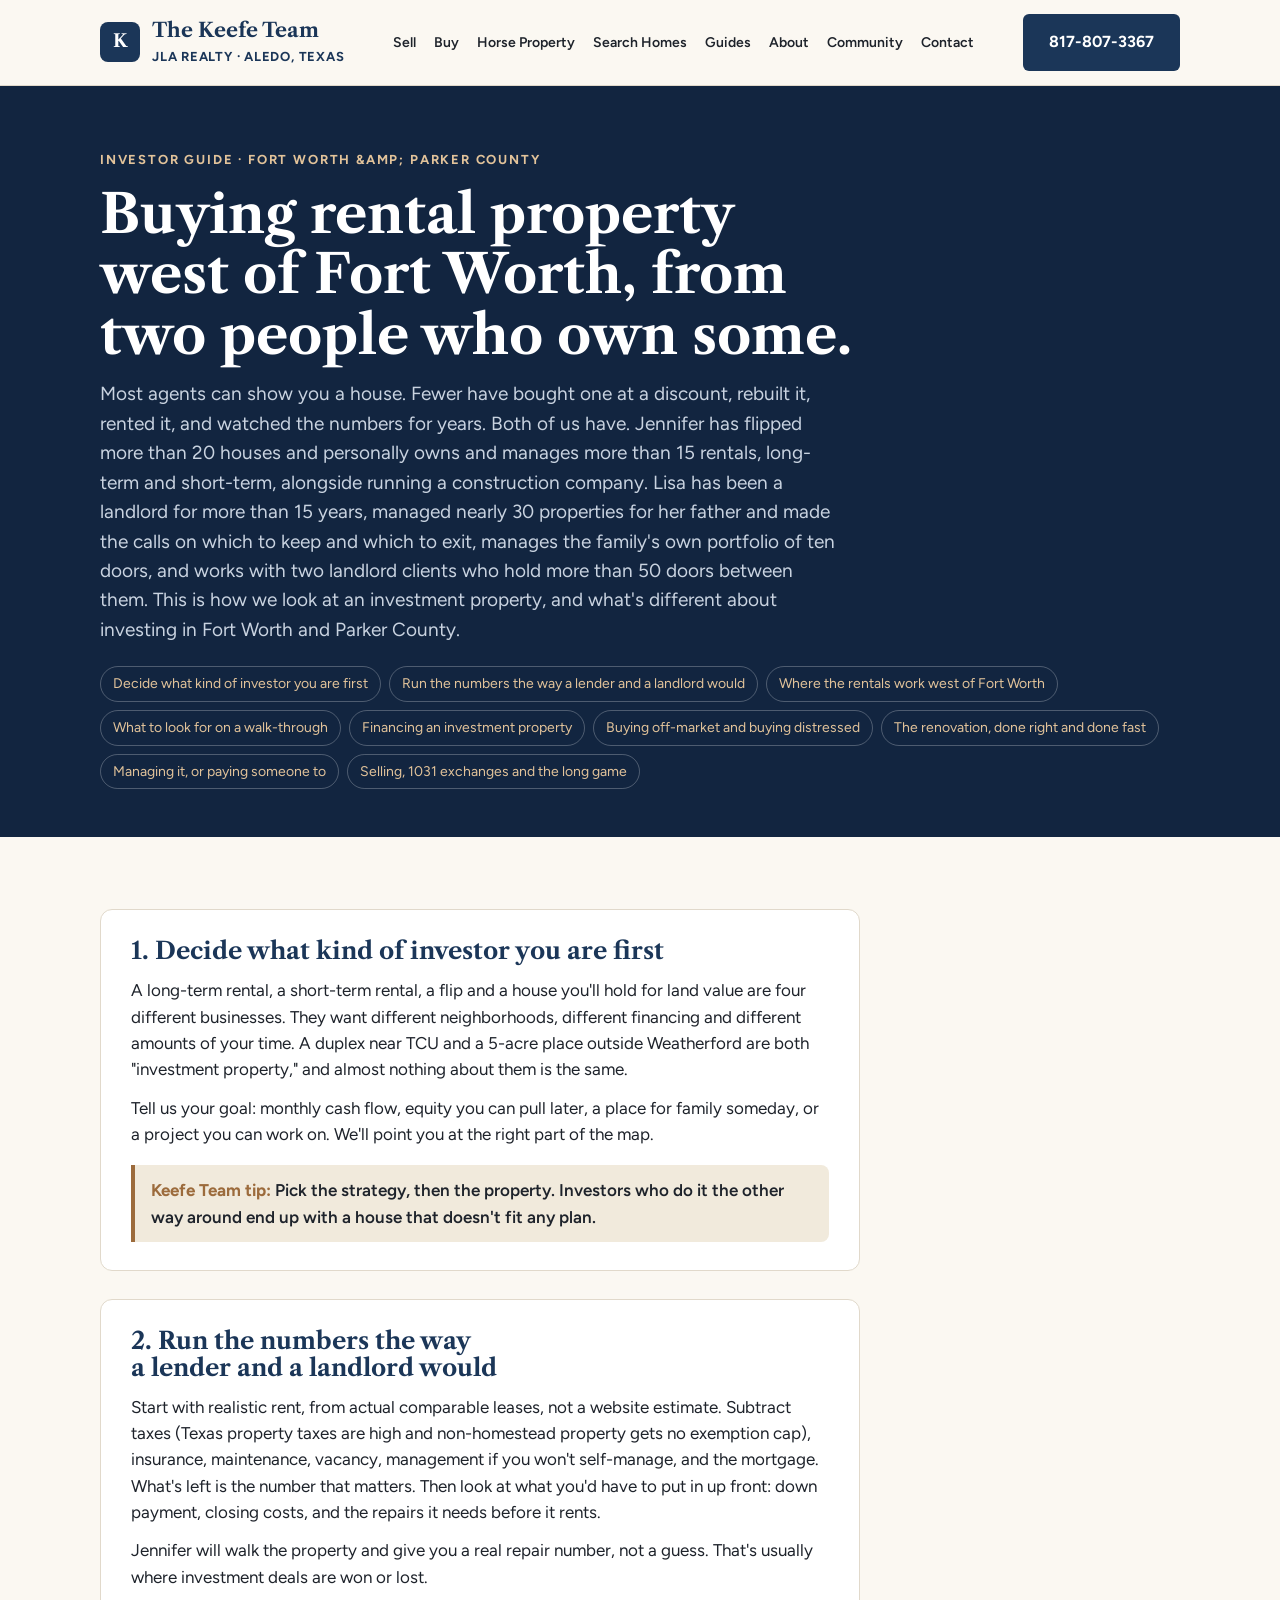
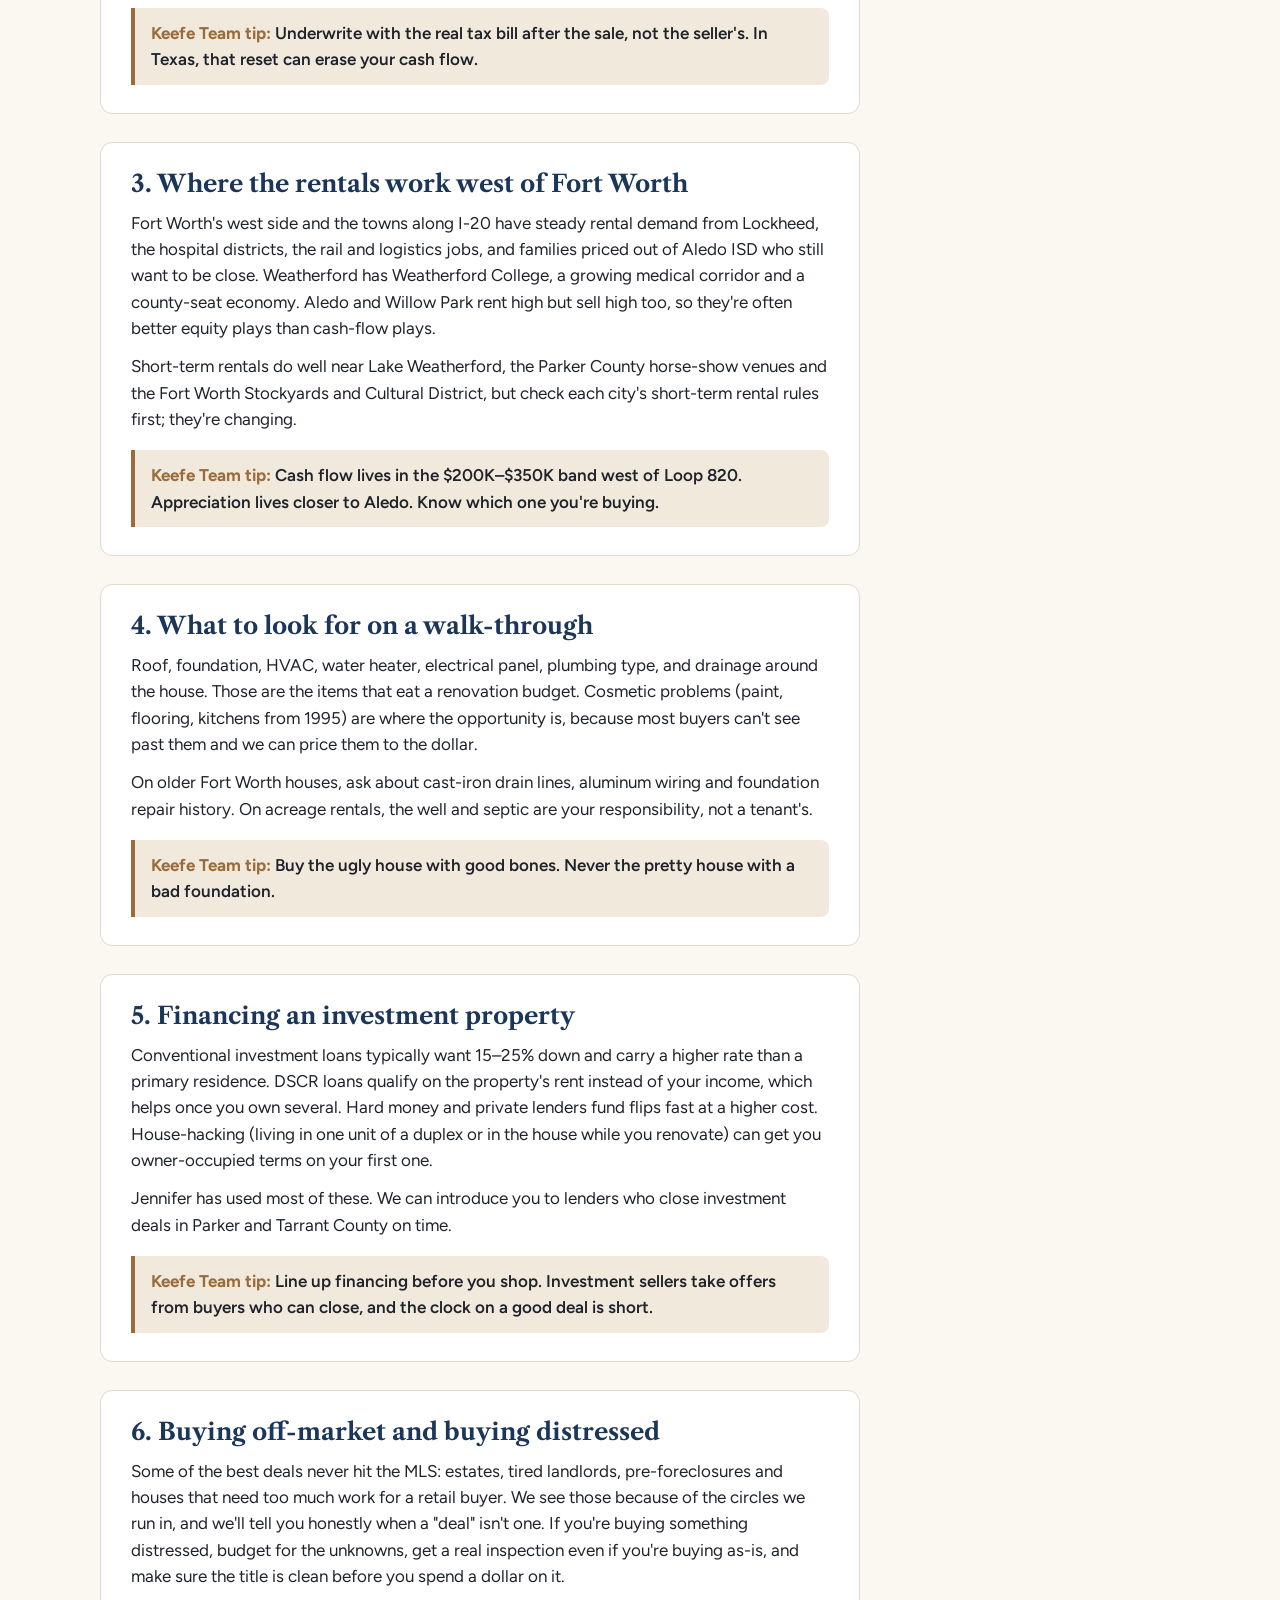
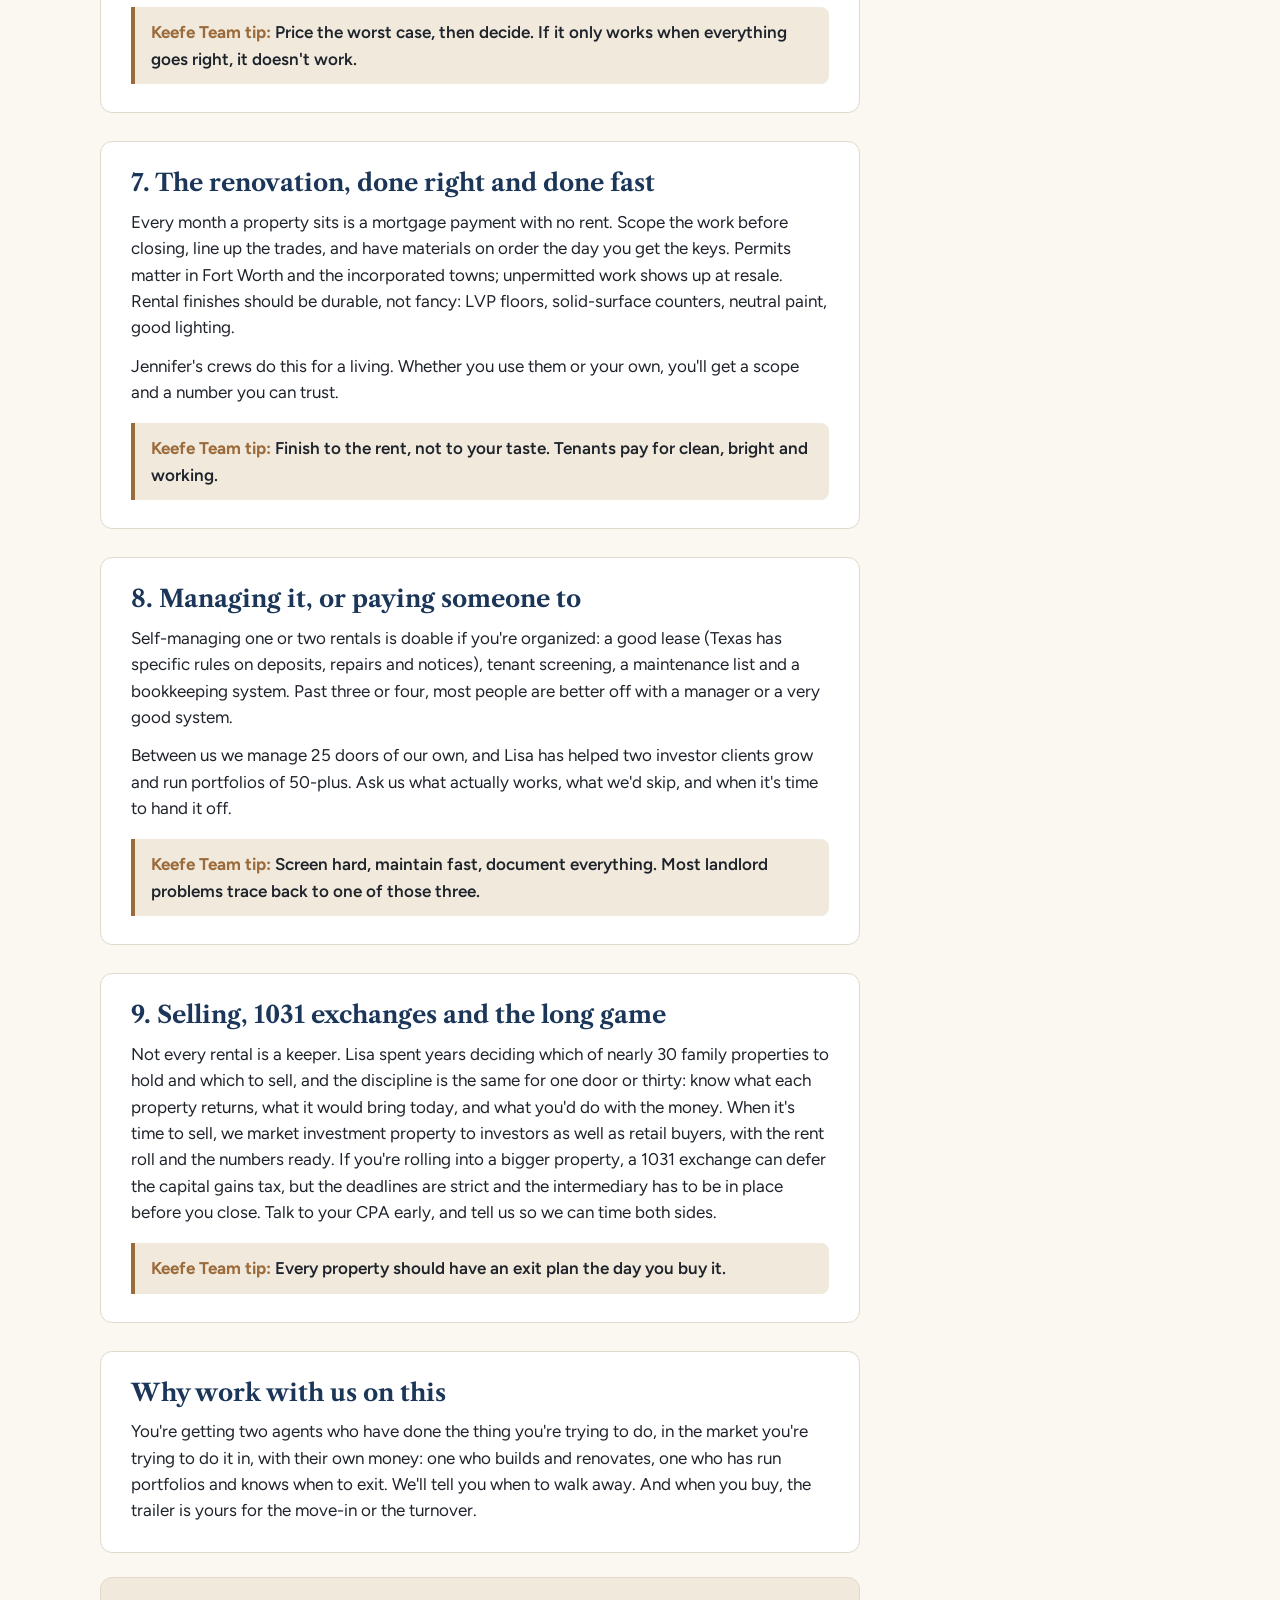
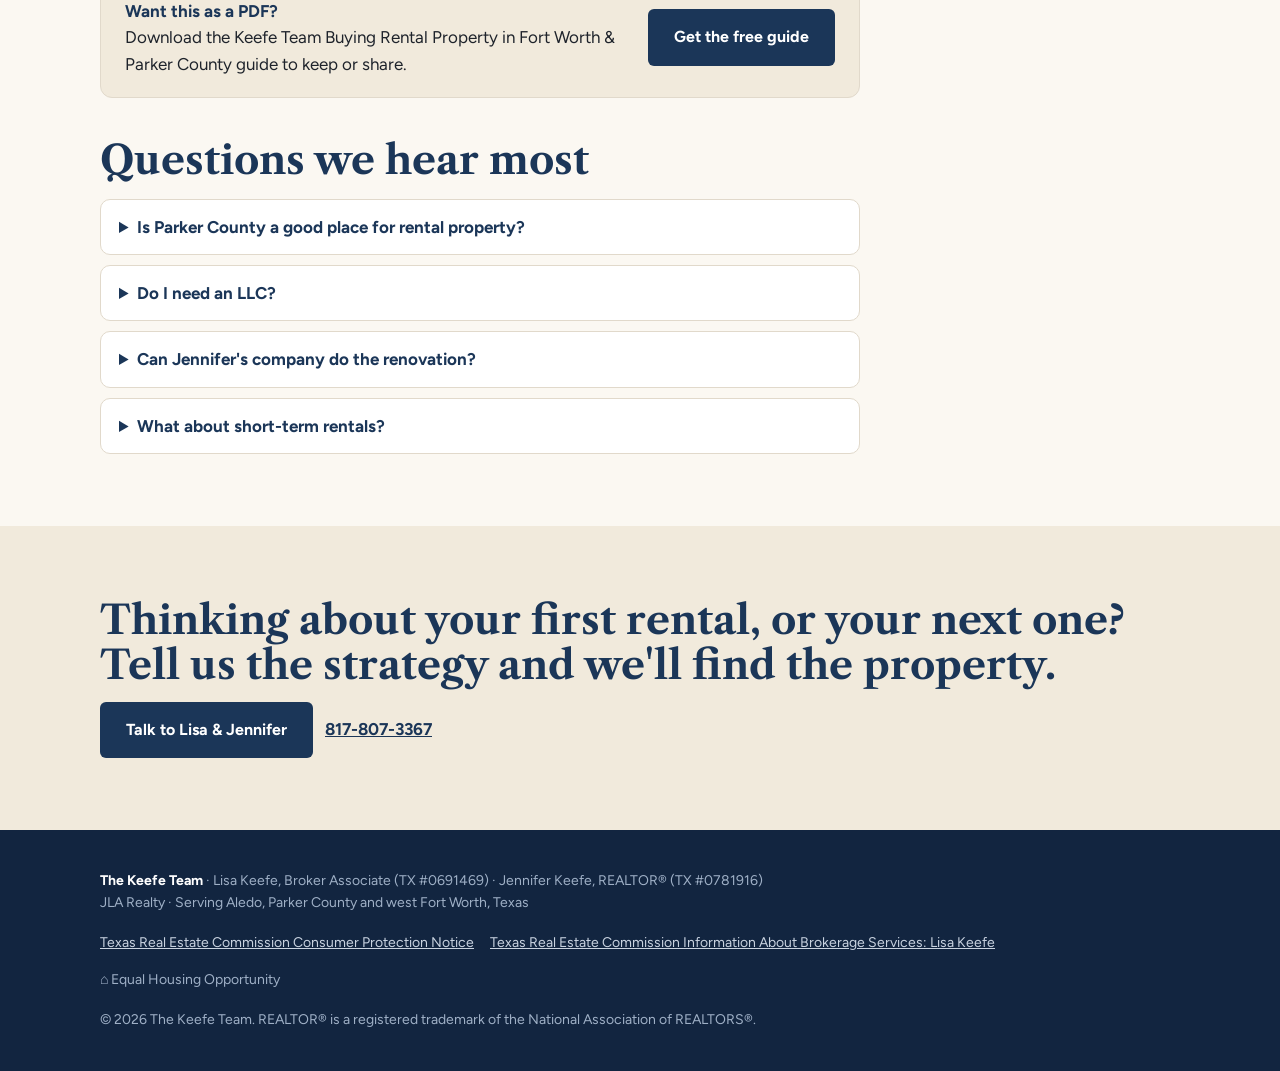
<file: investors.html>
<!doctype html>
<html lang="en">
<head>
<meta charset="utf-8">
<!-- Google tag (gtag.js) -->
<script async src="https://www.googletagmanager.com/gtag/js?id=G-CBQDJ9P7MZ"></script>
<script>window.dataLayer=window.dataLayer||[];function gtag(){dataLayer.push(arguments);}gtag('js',new Date());gtag('config','G-CBQDJ9P7MZ');</script>
<meta name="viewport" content="width=device-width, initial-scale=1, viewport-fit=cover">
<title>Buying Rental Property in Fort Worth & Parker County | The Keefe Team</title>
<meta name="description" content="How to buy rental and investment property in Fort Worth, Aledo, Weatherford and Parker County, from two agents who own and manage rentals themselves: Jennifer has flipped 20+ houses and manages 15+ doors; Lisa has 15+ years as a landlord, managed nearly 30 properties for her family, and advises clients with 50+ doors. The Keefe Team, JLA Realty.">
<meta property="og:type" content="website">
<meta property="og:site_name" content="The Keefe Team">
<meta property="og:title" content="Buying Rental Property in Fort Worth &amp; Parker County | The Keefe Team">
<meta property="og:description" content="How to buy rental and investment property in Fort Worth, Aledo, Weatherford and Parker County, from two agents who own and manage rentals themselves: ">
<meta property="og:image" content="https://keefeteamrealty.com/img/og-keefe-team.jpg">
<meta property="og:image:width" content="1200">
<meta property="og:image:height" content="630">
<meta name="twitter:card" content="summary_large_image">
<link rel="canonical" href="https://keefeteamrealty.com/investors">
<link rel="preconnect" href="https://fonts.googleapis.com">
<link rel="stylesheet" href="https://fonts.googleapis.com/css2?family=Libre+Caslon+Text:ital,wght@0,400;0,700;1,400&family=Figtree:wght@400;500;600;700&display=swap">
<link rel="stylesheet" href="/site.css">
<style>
.tips{display:grid;gap:28px;max-width:760px}
.tip{background:var(--white);border:1px solid var(--line);border-radius:12px;padding:28px 30px;display:grid;gap:12px}
.tip h3{color:var(--navy);font-size:24px}
.tip p{color:var(--ink)}
.tip .callout{margin-top:6px;background:var(--cream);border-left:4px solid var(--leather);padding:12px 16px;border-radius:0 8px 8px 0;font-weight:600}
.tip .callout b{color:var(--leather)}
.page-hero{background:var(--navy-deep);color:#fff}
.page-hero .in{padding-block:64px 48px;display:grid;gap:14px}
.page-hero h1{color:#fff;font-size:clamp(34px,5vw,54px)}
.page-hero p{color:#C9D3E0;font-size:19px;max-width:62ch}
.toc{display:flex;flex-wrap:wrap;gap:8px;margin-top:8px}
.toc a{font-size:14px;color:#E2C39A;text-decoration:none;border:1px solid rgba(255,255,255,.25);padding:6px 12px;border-radius:999px}
.guides{display:grid;gap:24px}
.guide{background:var(--white);border:1px solid var(--line);border-radius:12px;padding:28px;display:grid;gap:10px;align-content:start}
.guide .tag{font-size:12px;font-weight:700;letter-spacing:.1em;text-transform:uppercase;color:var(--leather)}
.guide p{color:var(--muted)}
.dl{display:grid;gap:12px}
.dl a{display:block;background:var(--cream);border:1px solid var(--line);padding:14px 18px;border-radius:8px;text-decoration:none;font-weight:700;color:var(--navy)}
#guidegrid{display:grid;grid-template-columns:1fr 1fr;gap:40px;align-items:start}
@media (max-width:860px){#guidegrid{grid-template-columns:1fr}}
.faq{display:grid;gap:10px;max-width:760px}.faq details{background:var(--white);border:1px solid var(--line);border-radius:10px;padding:14px 18px}.faq summary{font-weight:700;color:var(--navy);cursor:pointer}.faq p{margin-top:8px;color:var(--ink)}.dlbox{background:var(--cream);border:1px solid var(--line);border-radius:12px;padding:20px 24px;max-width:760px;display:flex;gap:16px;align-items:center;flex-wrap:wrap;margin-top:24px}.dlbox b{color:var(--navy)}</style>
</head>
<body>
<nav>
  <div class="in">
    <a class="brand" href="/"><span class="mark">K</span><span><b>The Keefe Team</b><small>JLA Realty · Aledo, Texas</small></span></a>
    <ul>
      <li><a href="/#sell">Sell</a></li><li><a href="/#buy">Buy</a></li><li><a href="/horse-property">Horse Property</a></li><li><a href="https://lisakeefe.realtor" target="_blank" rel="noopener">Search Homes</a></li><li><a href="/resources">Guides</a></li><li><a href="/#about">About</a></li><li><a href="/#community">Community</a></li><li><a href="/#contact">Contact</a></li>
    </ul>
    <a class="btn navy call" href="tel:8178073367">817-807-3367</a>
  </div>
</nav>
<header class="page-hero">
  <div class="in">
    <div class="eyebrow" style="color:#E2C39A">Investor guide · Fort Worth &amp;amp; Parker County</div>
    <h1>Buying rental property west of Fort Worth, from two people who own some.</h1>
    <p>Most agents can show you a house. Fewer have bought one at a discount, rebuilt it, rented it, and watched the numbers for years. Both of us have. Jennifer has flipped more than 20 houses and personally owns and manages more than 15 rentals, long-term and short-term, alongside running a construction company. Lisa has been a landlord for more than 15 years, managed nearly 30 properties for her father and made the calls on which to keep and which to exit, manages the family&#x27;s own portfolio of ten doors, and works with two landlord clients who hold more than 50 doors between them. This is how we look at an investment property, and what&#x27;s different about investing in Fort Worth and Parker County.</p>
    <div class="toc"><a href="#s0">Decide what kind of investor you are first</a><a href="#s1">Run the numbers the way a lender and a landlord would</a><a href="#s2">Where the rentals work west of Fort Worth</a><a href="#s3">What to look for on a walk-through</a><a href="#s4">Financing an investment property</a><a href="#s5">Buying off-market and buying distressed</a><a href="#s6">The renovation, done right and done fast</a><a href="#s7">Managing it, or paying someone to</a><a href="#s8">Selling, 1031 exchanges and the long game</a></div>
  </div>
</header>
<section class="band">
  <div class="in">
    <div class="tips">
<article class="tip" id="s0"><h3>1. Decide what kind of investor you are first</h3><p>A long-term rental, a short-term rental, a flip and a house you&#x27;ll hold for land value are four different businesses. They want different neighborhoods, different financing and different amounts of your time. A duplex near TCU and a 5-acre place outside Weatherford are both &quot;investment property,&quot; and almost nothing about them is the same.</p><p>Tell us your goal: monthly cash flow, equity you can pull later, a place for family someday, or a project you can work on. We&#x27;ll point you at the right part of the map.</p><div class="callout"><b>Keefe Team tip:</b> Pick the strategy, then the property. Investors who do it the other way around end up with a house that doesn&#x27;t fit any plan.</div></article>
<article class="tip" id="s1"><h3>2. Run the numbers the way a lender and a landlord would</h3><p>Start with realistic rent, from actual comparable leases, not a website estimate. Subtract taxes (Texas property taxes are high and non-homestead property gets no exemption cap), insurance, maintenance, vacancy, management if you won&#x27;t self-manage, and the mortgage. What&#x27;s left is the number that matters. Then look at what you&#x27;d have to put in up front: down payment, closing costs, and the repairs it needs before it rents.</p><p>Jennifer will walk the property and give you a real repair number, not a guess. That&#x27;s usually where investment deals are won or lost.</p><div class="callout"><b>Keefe Team tip:</b> Underwrite with the real tax bill after the sale, not the seller&#x27;s. In Texas, that reset can erase your cash flow.</div></article>
<article class="tip" id="s2"><h3>3. Where the rentals work west of Fort Worth</h3><p>Fort Worth&#x27;s west side and the towns along I-20 have steady rental demand from Lockheed, the hospital districts, the rail and logistics jobs, and families priced out of Aledo ISD who still want to be close. Weatherford has Weatherford College, a growing medical corridor and a county-seat economy. Aledo and Willow Park rent high but sell high too, so they&#x27;re often better equity plays than cash-flow plays.</p><p>Short-term rentals do well near Lake Weatherford, the Parker County horse-show venues and the Fort Worth Stockyards and Cultural District, but check each city&#x27;s short-term rental rules first; they&#x27;re changing.</p><div class="callout"><b>Keefe Team tip:</b> Cash flow lives in the $200K–$350K band west of Loop 820. Appreciation lives closer to Aledo. Know which one you&#x27;re buying.</div></article>
<article class="tip" id="s3"><h3>4. What to look for on a walk-through</h3><p>Roof, foundation, HVAC, water heater, electrical panel, plumbing type, and drainage around the house. Those are the items that eat a renovation budget. Cosmetic problems (paint, flooring, kitchens from 1995) are where the opportunity is, because most buyers can&#x27;t see past them and we can price them to the dollar.</p><p>On older Fort Worth houses, ask about cast-iron drain lines, aluminum wiring and foundation repair history. On acreage rentals, the well and septic are your responsibility, not a tenant&#x27;s.</p><div class="callout"><b>Keefe Team tip:</b> Buy the ugly house with good bones. Never the pretty house with a bad foundation.</div></article>
<article class="tip" id="s4"><h3>5. Financing an investment property</h3><p>Conventional investment loans typically want 15–25% down and carry a higher rate than a primary residence. DSCR loans qualify on the property&#x27;s rent instead of your income, which helps once you own several. Hard money and private lenders fund flips fast at a higher cost. House-hacking (living in one unit of a duplex or in the house while you renovate) can get you owner-occupied terms on your first one.</p><p>Jennifer has used most of these. We can introduce you to lenders who close investment deals in Parker and Tarrant County on time.</p><div class="callout"><b>Keefe Team tip:</b> Line up financing before you shop. Investment sellers take offers from buyers who can close, and the clock on a good deal is short.</div></article>
<article class="tip" id="s5"><h3>6. Buying off-market and buying distressed</h3><p>Some of the best deals never hit the MLS: estates, tired landlords, pre-foreclosures and houses that need too much work for a retail buyer. We see those because of the circles we run in, and we&#x27;ll tell you honestly when a &quot;deal&quot; isn&#x27;t one. If you&#x27;re buying something distressed, budget for the unknowns, get a real inspection even if you&#x27;re buying as-is, and make sure the title is clean before you spend a dollar on it.</p><div class="callout"><b>Keefe Team tip:</b> Price the worst case, then decide. If it only works when everything goes right, it doesn&#x27;t work.</div></article>
<article class="tip" id="s6"><h3>7. The renovation, done right and done fast</h3><p>Every month a property sits is a mortgage payment with no rent. Scope the work before closing, line up the trades, and have materials on order the day you get the keys. Permits matter in Fort Worth and the incorporated towns; unpermitted work shows up at resale. Rental finishes should be durable, not fancy: LVP floors, solid-surface counters, neutral paint, good lighting.</p><p>Jennifer&#x27;s crews do this for a living. Whether you use them or your own, you&#x27;ll get a scope and a number you can trust.</p><div class="callout"><b>Keefe Team tip:</b> Finish to the rent, not to your taste. Tenants pay for clean, bright and working.</div></article>
<article class="tip" id="s7"><h3>8. Managing it, or paying someone to</h3><p>Self-managing one or two rentals is doable if you&#x27;re organized: a good lease (Texas has specific rules on deposits, repairs and notices), tenant screening, a maintenance list and a bookkeeping system. Past three or four, most people are better off with a manager or a very good system.</p><p>Between us we manage 25 doors of our own, and Lisa has helped two investor clients grow and run portfolios of 50-plus. Ask us what actually works, what we&#x27;d skip, and when it&#x27;s time to hand it off.</p><div class="callout"><b>Keefe Team tip:</b> Screen hard, maintain fast, document everything. Most landlord problems trace back to one of those three.</div></article>
<article class="tip" id="s8"><h3>9. Selling, 1031 exchanges and the long game</h3><p>Not every rental is a keeper. Lisa spent years deciding which of nearly 30 family properties to hold and which to sell, and the discipline is the same for one door or thirty: know what each property returns, what it would bring today, and what you&#x27;d do with the money. When it&#x27;s time to sell, we market investment property to investors as well as retail buyers, with the rent roll and the numbers ready. If you&#x27;re rolling into a bigger property, a 1031 exchange can defer the capital gains tax, but the deadlines are strict and the intermediary has to be in place before you close. Talk to your CPA early, and tell us so we can time both sides.</p><div class="callout"><b>Keefe Team tip:</b> Every property should have an exit plan the day you buy it.</div></article>
<article class="tip" id="s9"><h3>Why work with us on this</h3><p>You&#x27;re getting two agents who have done the thing you&#x27;re trying to do, in the market you&#x27;re trying to do it in, with their own money: one who builds and renovates, one who has run portfolios and knows when to exit. We&#x27;ll tell you when to walk away. And when you buy, the trailer is yours for the move-in or the turnover.</p></article>
    </div>
    <div class="dlbox"><div style="flex:1;min-width:220px"><b>Want this as a PDF?</b><br><span class="small">Download the Keefe Team Buying Rental Property in Fort Worth &amp; Parker County guide to keep or share.</span></div><a class="btn navy" href="/guides">Get the free guide</a></div>
    <h2 style="margin-top:40px;color:var(--navy)">Questions we hear most</h2>
    <div class="faq" style="margin-top:16px"><details><summary>Is Parker County a good place for rental property?</summary><p>It depends on the strategy. Aledo and Willow Park are strong for appreciation and attract quality tenants but cash flow is thin at today&#x27;s prices. Weatherford, Springtown and west Fort Worth offer better rent-to-price ratios. We&#x27;ll show you both with real numbers.</p></details><details><summary>Do I need an LLC?</summary><p>Many investors hold rentals in an LLC for liability reasons, but it affects financing and insurance. Talk to a Texas attorney and your CPA; we&#x27;ll coordinate with them on how title is taken.</p></details><details><summary>Can Jennifer&#x27;s company do the renovation?</summary><p>Often, yes. Home Glow Exteriors handles roofing and exteriors, and Jennifer has crews for interior work. You&#x27;re never obligated to use them; you&#x27;ll get an honest scope either way.</p></details><details><summary>What about short-term rentals?</summary><p>They can out-earn long-term rentals in the right spot but take more work and face changing city rules. Fort Worth, Weatherford and the smaller towns each handle them differently. We&#x27;ll check the current rules for any property you&#x27;re considering.</p></details></div>
  </div>
</section>
<section class="band" style="background:var(--cream)">
  <div class="in" style="display:grid;gap:14px">
    <h2 style="color:var(--navy)">Thinking about your first rental, or your next one? Tell us the strategy and we&#x27;ll find the property.</h2>
    <p><a class="btn navy" href="/#contact">Talk to Lisa &amp; Jennifer</a> &nbsp; <a href="tel:8178073367" style="font-weight:700">817-807-3367</a></p>
  </div>
</section>
<footer>
  <div class="in">
    <div><b style="color:#fff">The Keefe Team</b> · Lisa Keefe, Broker Associate (TX #0691469) · Jennifer Keefe, REALTOR® (TX #0781916)<br>JLA Realty · Serving Aledo, Parker County and west Fort Worth, Texas</div>
    <div class="legal">
      <a href="https://www.trec.texas.gov/sites/default/files/pdf-forms/CN%201-5.pdf" target="_blank" rel="noopener">Texas Real Estate Commission Consumer Protection Notice</a>
      <a href="/iabs-consumer-protection-notice.pdf" target="_blank" rel="noopener">Texas Real Estate Commission Information About Brokerage Services: Lisa Keefe</a>
      <span class="eho">⌂ Equal Housing Opportunity</span>
    </div>
    <div>© 2026 The Keefe Team. REALTOR® is a registered trademark of the National Association of REALTORS®.</div>
  </div>
</footer>
</body>
</html>
</file>
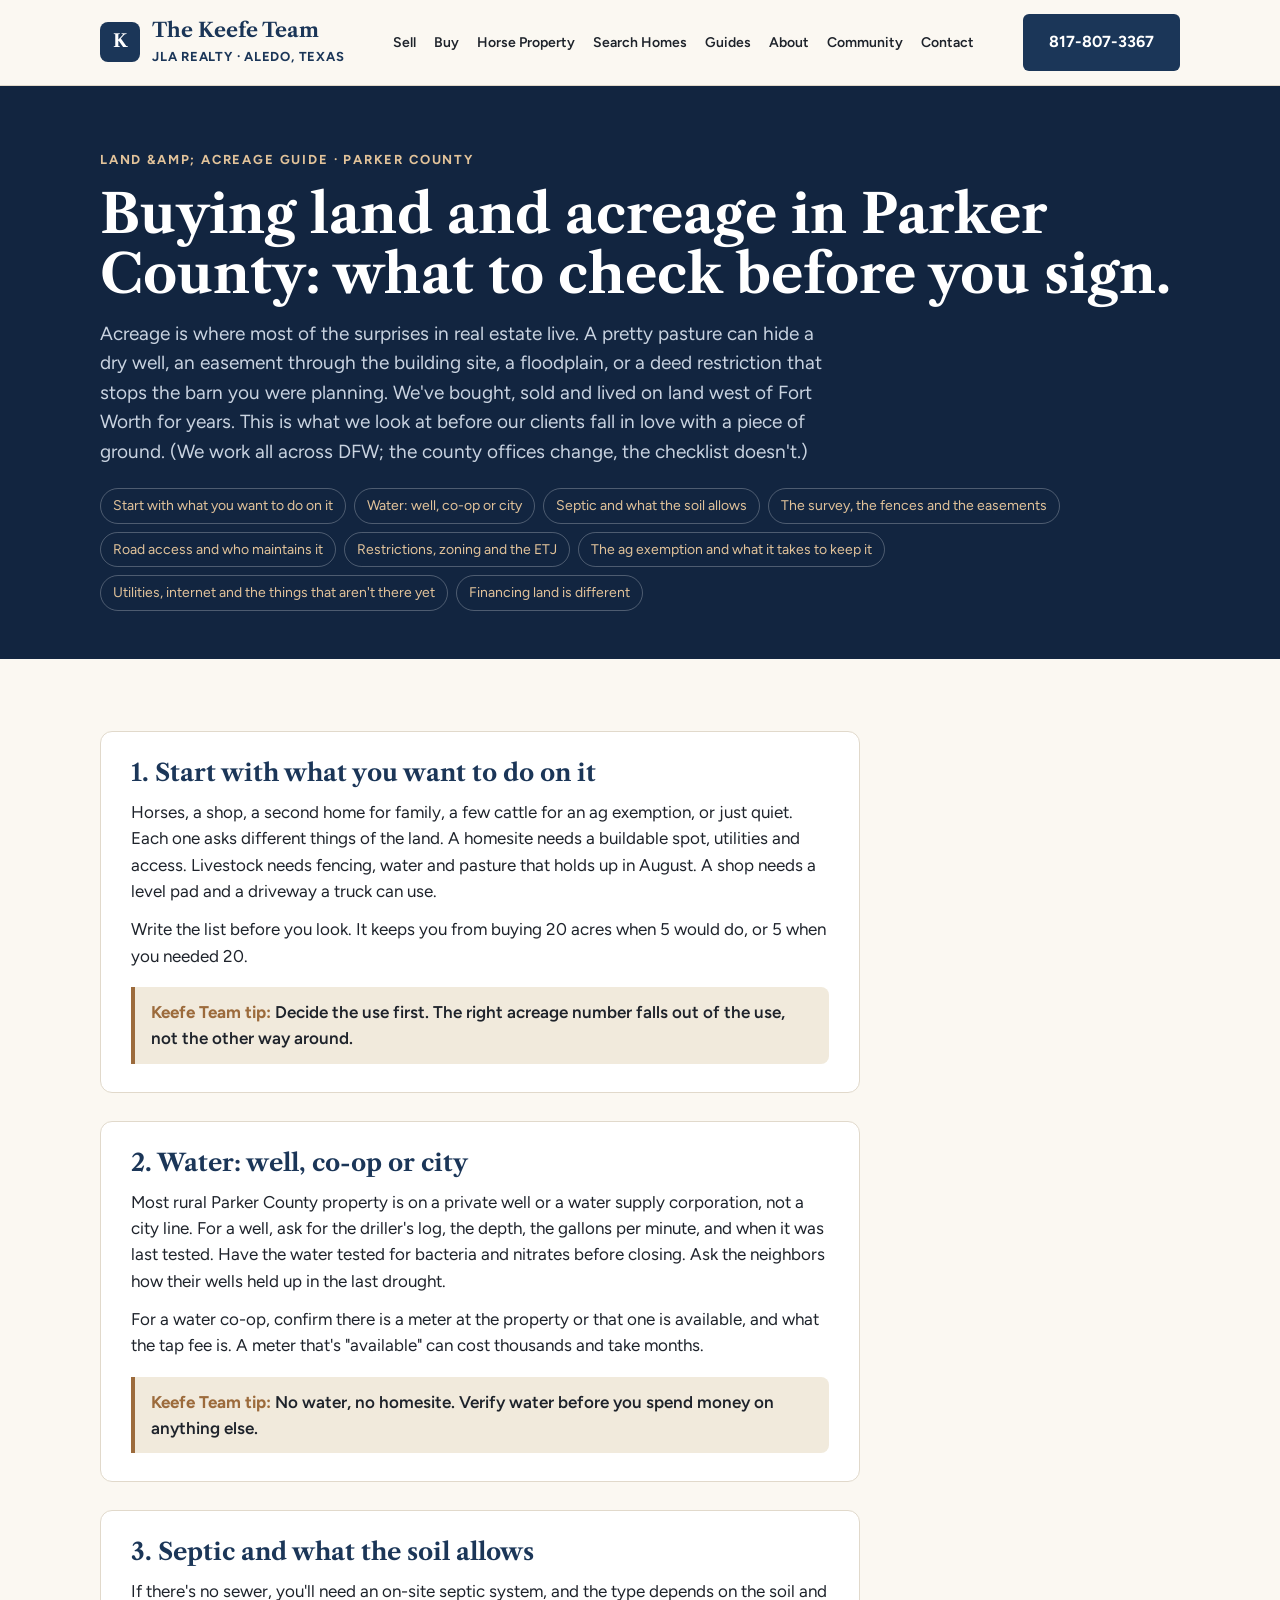
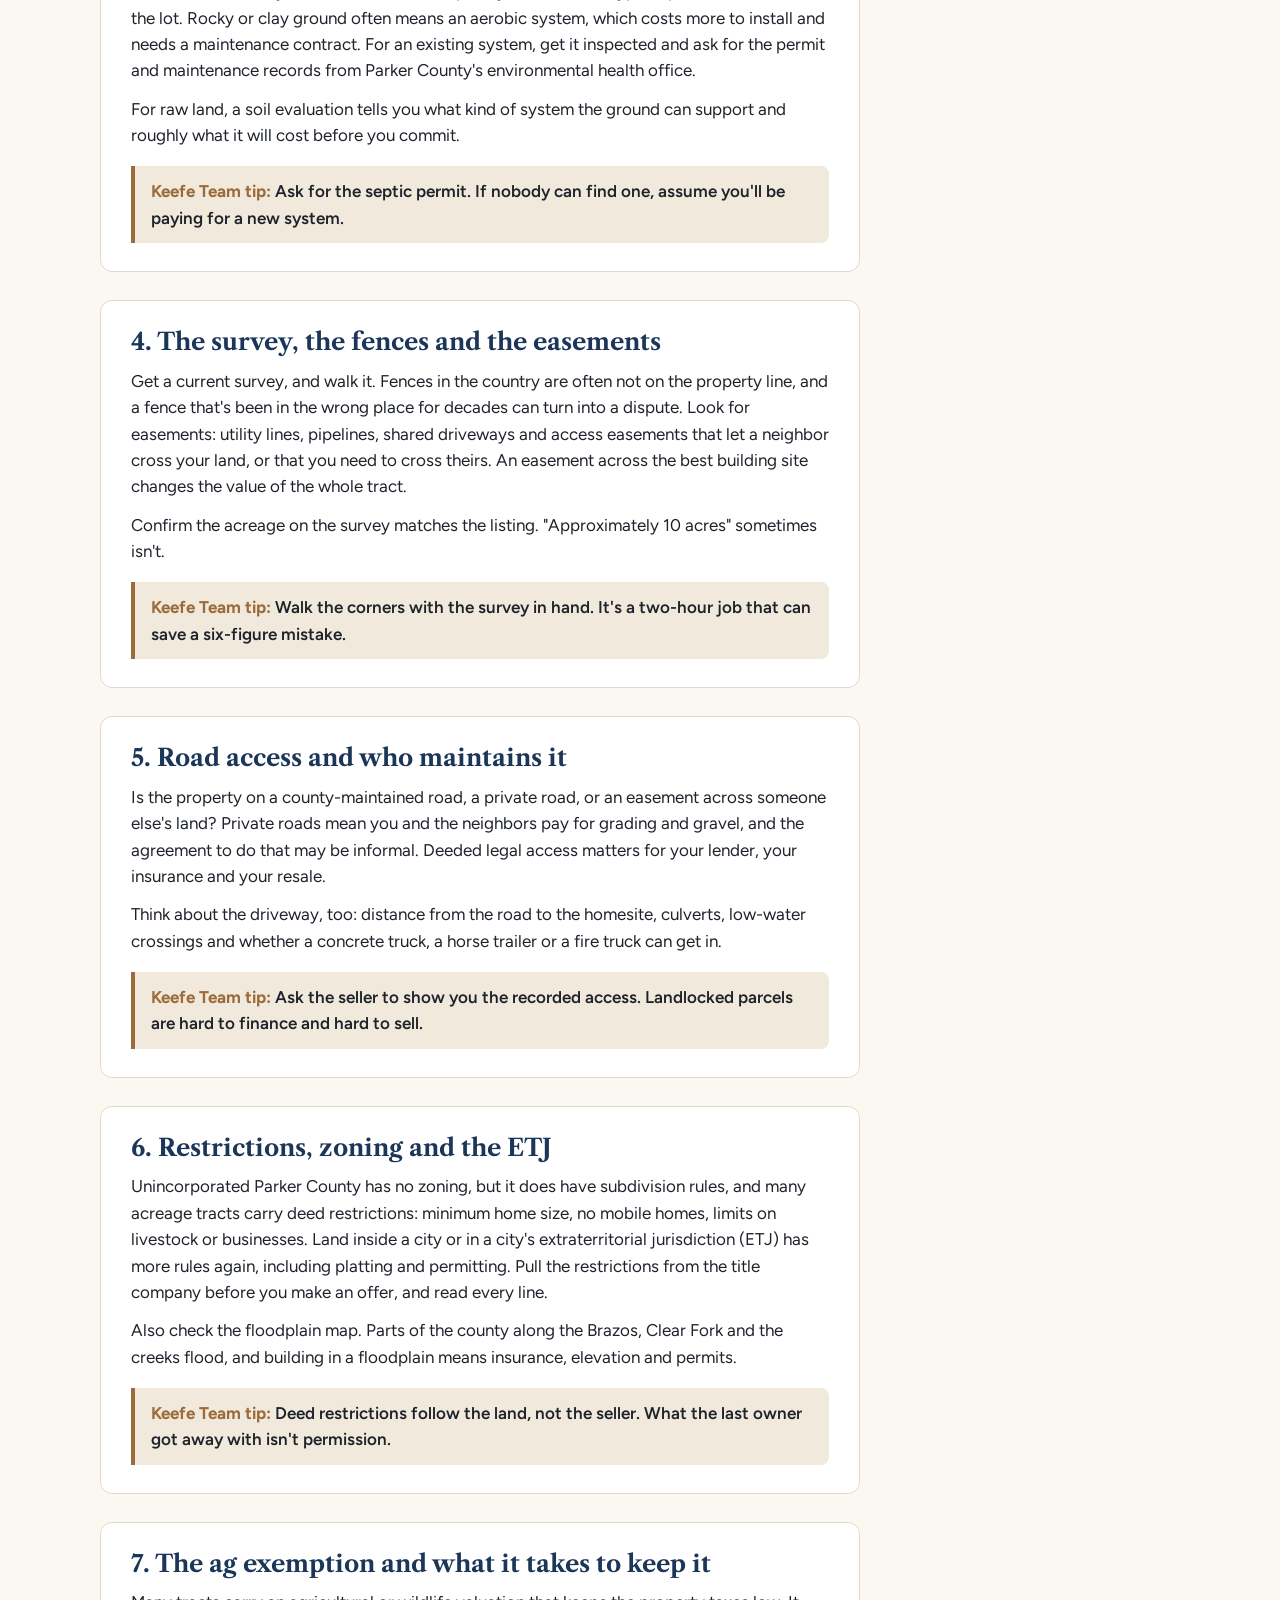
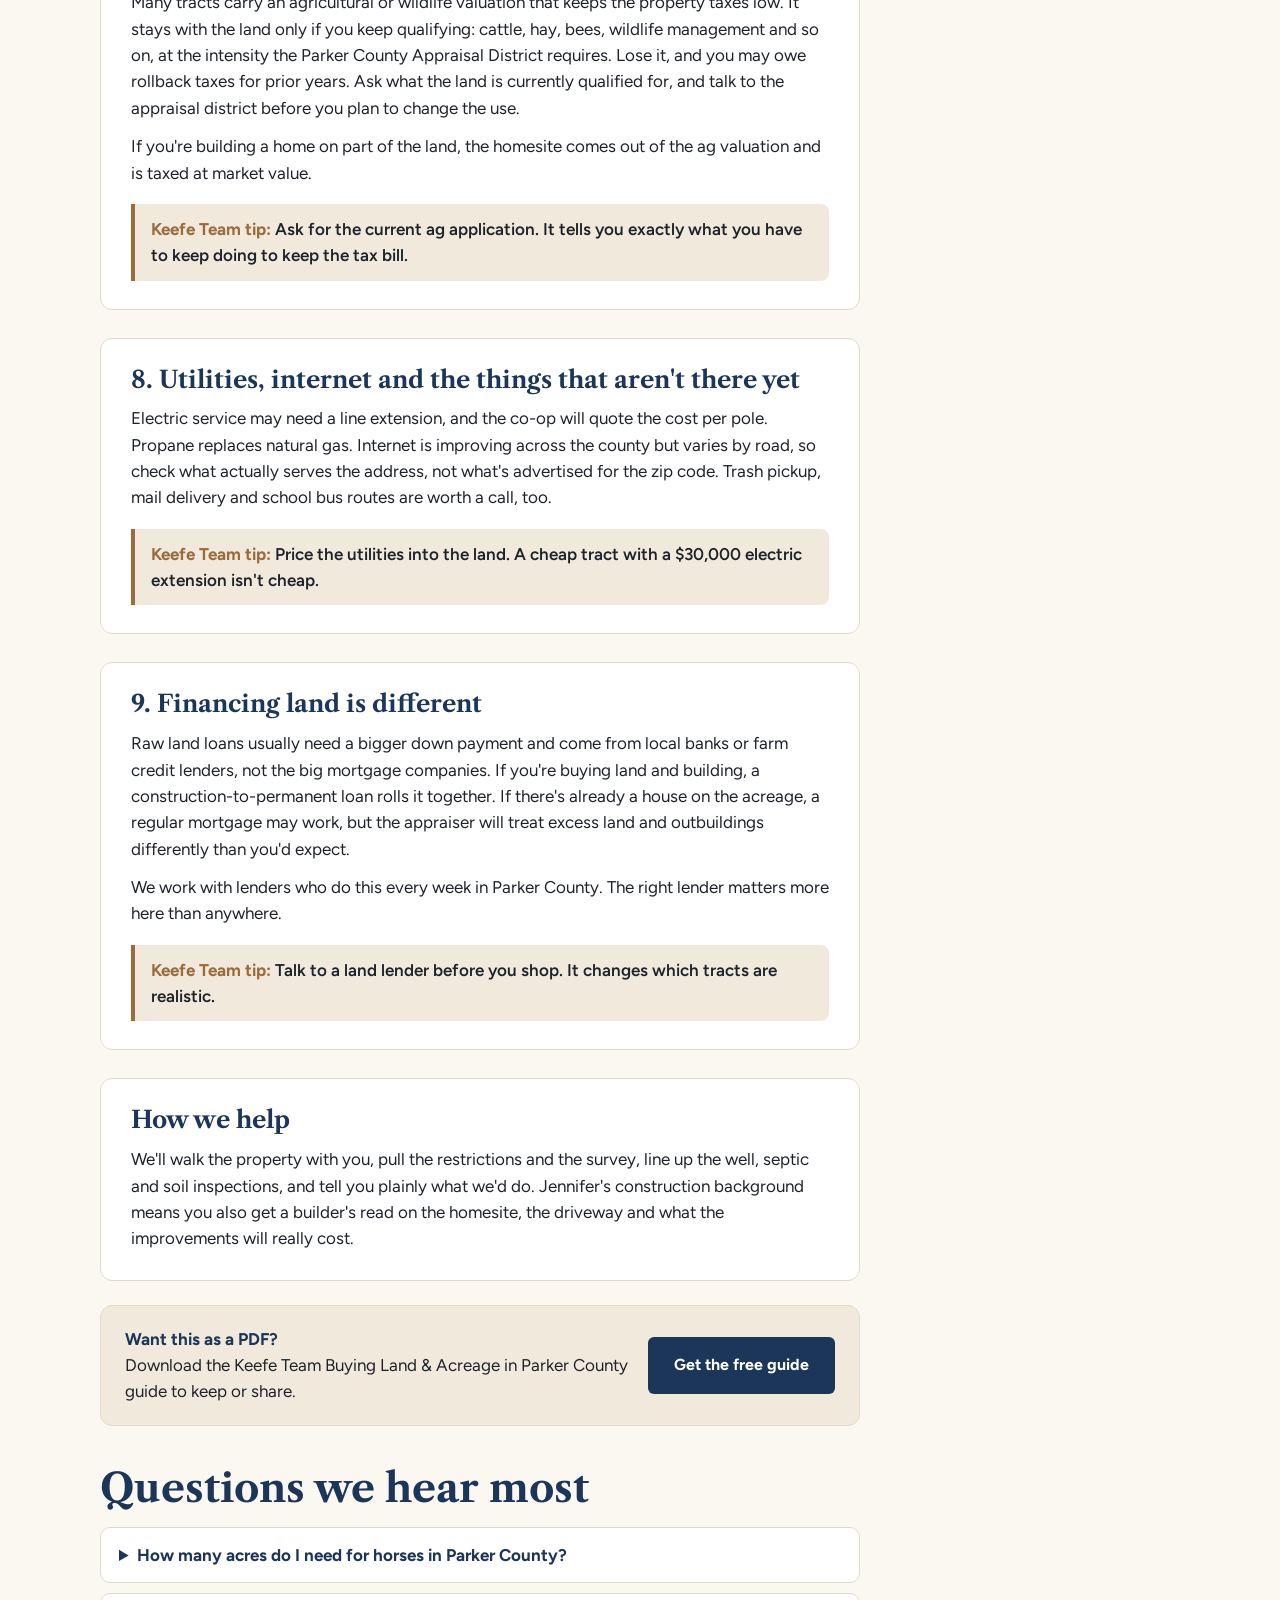
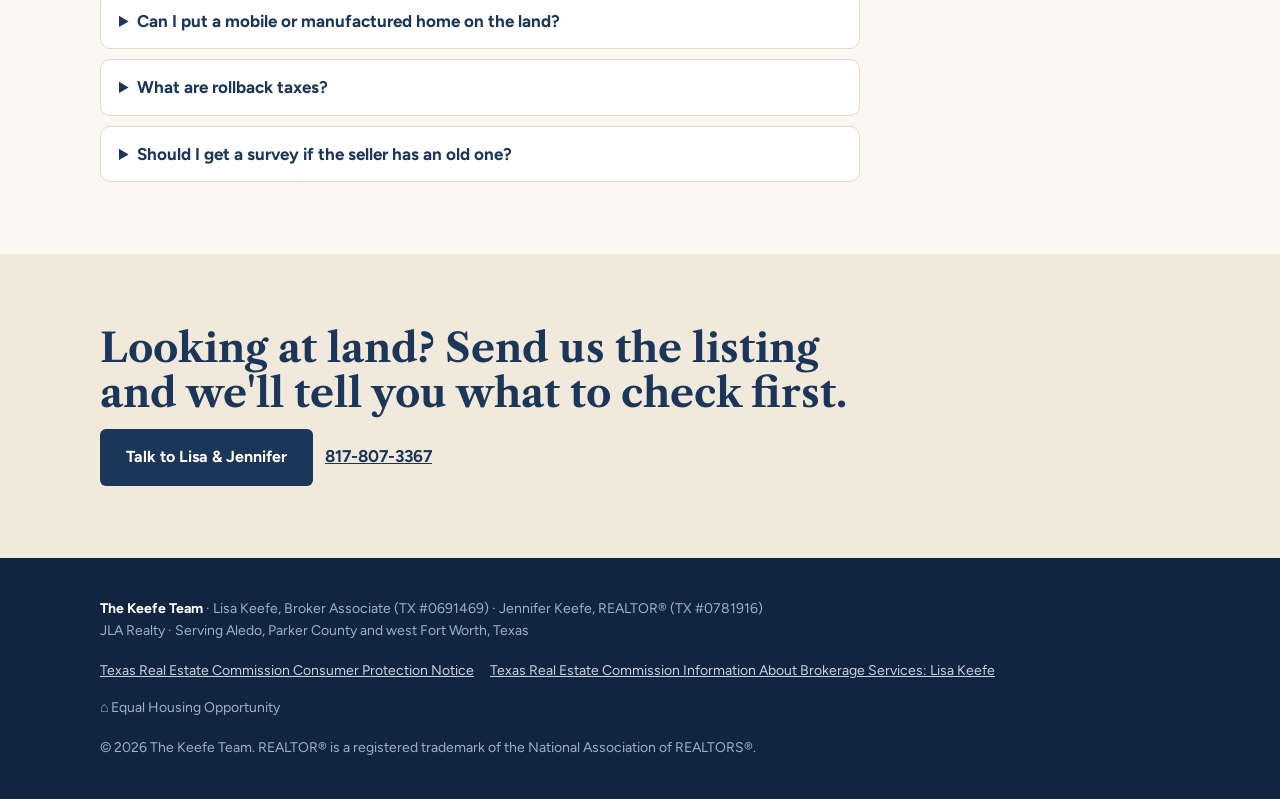
<file: land-acreage.html>
<!doctype html>
<html lang="en">
<head>
<meta charset="utf-8">
<!-- Google tag (gtag.js) -->
<script async src="https://www.googletagmanager.com/gtag/js?id=G-CBQDJ9P7MZ"></script>
<script>window.dataLayer=window.dataLayer||[];function gtag(){dataLayer.push(arguments);}gtag('js',new Date());gtag('config','G-CBQDJ9P7MZ');</script>
<meta name="viewport" content="width=device-width, initial-scale=1, viewport-fit=cover">
<title>Buying Land & Acreage in Parker County | The Keefe Team</title>
<meta name="description" content="What to check before buying land or acreage in Parker County, Texas: wells, septic, ag exemptions, easements, surveys, road access, floodplain and restrictions. From Lisa and Jennifer Keefe, JLA Realty.">
<meta property="og:type" content="website">
<meta property="og:site_name" content="The Keefe Team">
<meta property="og:title" content="Buying Land &amp; Acreage in Parker County | The Keefe Team">
<meta property="og:description" content="What to check before buying land or acreage in Parker County, Texas: wells, septic, ag exemptions, easements, surveys, road access, floodplain and res">
<meta property="og:image" content="https://keefeteamrealty.com/img/og-keefe-team.jpg">
<meta property="og:image:width" content="1200">
<meta property="og:image:height" content="630">
<meta name="twitter:card" content="summary_large_image">
<link rel="canonical" href="https://keefeteamrealty.com/land-acreage">
<link rel="preconnect" href="https://fonts.googleapis.com">
<link rel="stylesheet" href="https://fonts.googleapis.com/css2?family=Libre+Caslon+Text:ital,wght@0,400;0,700;1,400&family=Figtree:wght@400;500;600;700&display=swap">
<link rel="stylesheet" href="/site.css">
<style>
.tips{display:grid;gap:28px;max-width:760px}
.tip{background:var(--white);border:1px solid var(--line);border-radius:12px;padding:28px 30px;display:grid;gap:12px}
.tip h3{color:var(--navy);font-size:24px}
.tip p{color:var(--ink)}
.tip .callout{margin-top:6px;background:var(--cream);border-left:4px solid var(--leather);padding:12px 16px;border-radius:0 8px 8px 0;font-weight:600}
.tip .callout b{color:var(--leather)}
.page-hero{background:var(--navy-deep);color:#fff}
.page-hero .in{padding-block:64px 48px;display:grid;gap:14px}
.page-hero h1{color:#fff;font-size:clamp(34px,5vw,54px)}
.page-hero p{color:#C9D3E0;font-size:19px;max-width:62ch}
.toc{display:flex;flex-wrap:wrap;gap:8px;margin-top:8px}
.toc a{font-size:14px;color:#E2C39A;text-decoration:none;border:1px solid rgba(255,255,255,.25);padding:6px 12px;border-radius:999px}
.guides{display:grid;gap:24px}
.guide{background:var(--white);border:1px solid var(--line);border-radius:12px;padding:28px;display:grid;gap:10px;align-content:start}
.guide .tag{font-size:12px;font-weight:700;letter-spacing:.1em;text-transform:uppercase;color:var(--leather)}
.guide p{color:var(--muted)}
.dl{display:grid;gap:12px}
.dl a{display:block;background:var(--cream);border:1px solid var(--line);padding:14px 18px;border-radius:8px;text-decoration:none;font-weight:700;color:var(--navy)}
#guidegrid{display:grid;grid-template-columns:1fr 1fr;gap:40px;align-items:start}
@media (max-width:860px){#guidegrid{grid-template-columns:1fr}}
.faq{display:grid;gap:10px;max-width:760px}.faq details{background:var(--white);border:1px solid var(--line);border-radius:10px;padding:14px 18px}.faq summary{font-weight:700;color:var(--navy);cursor:pointer}.faq p{margin-top:8px;color:var(--ink)}.dlbox{background:var(--cream);border:1px solid var(--line);border-radius:12px;padding:20px 24px;max-width:760px;display:flex;gap:16px;align-items:center;flex-wrap:wrap;margin-top:24px}.dlbox b{color:var(--navy)}</style>
</head>
<body>
<nav>
  <div class="in">
    <a class="brand" href="/"><span class="mark">K</span><span><b>The Keefe Team</b><small>JLA Realty · Aledo, Texas</small></span></a>
    <ul>
      <li><a href="/#sell">Sell</a></li><li><a href="/#buy">Buy</a></li><li><a href="/horse-property">Horse Property</a></li><li><a href="https://lisakeefe.realtor" target="_blank" rel="noopener">Search Homes</a></li><li><a href="/resources">Guides</a></li><li><a href="/#about">About</a></li><li><a href="/#community">Community</a></li><li><a href="/#contact">Contact</a></li>
    </ul>
    <a class="btn navy call" href="tel:8178073367">817-807-3367</a>
  </div>
</nav>
<header class="page-hero">
  <div class="in">
    <div class="eyebrow" style="color:#E2C39A">Land &amp;amp; acreage guide · Parker County</div>
    <h1>Buying land and acreage in Parker County: what to check before you sign.</h1>
    <p>Acreage is where most of the surprises in real estate live. A pretty pasture can hide a dry well, an easement through the building site, a floodplain, or a deed restriction that stops the barn you were planning. We&#x27;ve bought, sold and lived on land west of Fort Worth for years. This is what we look at before our clients fall in love with a piece of ground. (We work all across DFW; the county offices change, the checklist doesn&#x27;t.)</p>
    <div class="toc"><a href="#s0">Start with what you want to do on it</a><a href="#s1">Water: well, co-op or city</a><a href="#s2">Septic and what the soil allows</a><a href="#s3">The survey, the fences and the easements</a><a href="#s4">Road access and who maintains it</a><a href="#s5">Restrictions, zoning and the ETJ</a><a href="#s6">The ag exemption and what it takes to keep it</a><a href="#s7">Utilities, internet and the things that aren&#x27;t there yet</a><a href="#s8">Financing land is different</a></div>
  </div>
</header>
<section class="band">
  <div class="in">
    <div class="tips">
<article class="tip" id="s0"><h3>1. Start with what you want to do on it</h3><p>Horses, a shop, a second home for family, a few cattle for an ag exemption, or just quiet. Each one asks different things of the land. A homesite needs a buildable spot, utilities and access. Livestock needs fencing, water and pasture that holds up in August. A shop needs a level pad and a driveway a truck can use.</p><p>Write the list before you look. It keeps you from buying 20 acres when 5 would do, or 5 when you needed 20.</p><div class="callout"><b>Keefe Team tip:</b> Decide the use first. The right acreage number falls out of the use, not the other way around.</div></article>
<article class="tip" id="s1"><h3>2. Water: well, co-op or city</h3><p>Most rural Parker County property is on a private well or a water supply corporation, not a city line. For a well, ask for the driller&#x27;s log, the depth, the gallons per minute, and when it was last tested. Have the water tested for bacteria and nitrates before closing. Ask the neighbors how their wells held up in the last drought.</p><p>For a water co-op, confirm there is a meter at the property or that one is available, and what the tap fee is. A meter that&#x27;s &quot;available&quot; can cost thousands and take months.</p><div class="callout"><b>Keefe Team tip:</b> No water, no homesite. Verify water before you spend money on anything else.</div></article>
<article class="tip" id="s2"><h3>3. Septic and what the soil allows</h3><p>If there&#x27;s no sewer, you&#x27;ll need an on-site septic system, and the type depends on the soil and the lot. Rocky or clay ground often means an aerobic system, which costs more to install and needs a maintenance contract. For an existing system, get it inspected and ask for the permit and maintenance records from Parker County&#x27;s environmental health office.</p><p>For raw land, a soil evaluation tells you what kind of system the ground can support and roughly what it will cost before you commit.</p><div class="callout"><b>Keefe Team tip:</b> Ask for the septic permit. If nobody can find one, assume you&#x27;ll be paying for a new system.</div></article>
<article class="tip" id="s3"><h3>4. The survey, the fences and the easements</h3><p>Get a current survey, and walk it. Fences in the country are often not on the property line, and a fence that&#x27;s been in the wrong place for decades can turn into a dispute. Look for easements: utility lines, pipelines, shared driveways and access easements that let a neighbor cross your land, or that you need to cross theirs. An easement across the best building site changes the value of the whole tract.</p><p>Confirm the acreage on the survey matches the listing. &quot;Approximately 10 acres&quot; sometimes isn&#x27;t.</p><div class="callout"><b>Keefe Team tip:</b> Walk the corners with the survey in hand. It&#x27;s a two-hour job that can save a six-figure mistake.</div></article>
<article class="tip" id="s4"><h3>5. Road access and who maintains it</h3><p>Is the property on a county-maintained road, a private road, or an easement across someone else&#x27;s land? Private roads mean you and the neighbors pay for grading and gravel, and the agreement to do that may be informal. Deeded legal access matters for your lender, your insurance and your resale.</p><p>Think about the driveway, too: distance from the road to the homesite, culverts, low-water crossings and whether a concrete truck, a horse trailer or a fire truck can get in.</p><div class="callout"><b>Keefe Team tip:</b> Ask the seller to show you the recorded access. Landlocked parcels are hard to finance and hard to sell.</div></article>
<article class="tip" id="s5"><h3>6. Restrictions, zoning and the ETJ</h3><p>Unincorporated Parker County has no zoning, but it does have subdivision rules, and many acreage tracts carry deed restrictions: minimum home size, no mobile homes, limits on livestock or businesses. Land inside a city or in a city&#x27;s extraterritorial jurisdiction (ETJ) has more rules again, including platting and permitting. Pull the restrictions from the title company before you make an offer, and read every line.</p><p>Also check the floodplain map. Parts of the county along the Brazos, Clear Fork and the creeks flood, and building in a floodplain means insurance, elevation and permits.</p><div class="callout"><b>Keefe Team tip:</b> Deed restrictions follow the land, not the seller. What the last owner got away with isn&#x27;t permission.</div></article>
<article class="tip" id="s6"><h3>7. The ag exemption and what it takes to keep it</h3><p>Many tracts carry an agricultural or wildlife valuation that keeps the property taxes low. It stays with the land only if you keep qualifying: cattle, hay, bees, wildlife management and so on, at the intensity the Parker County Appraisal District requires. Lose it, and you may owe rollback taxes for prior years. Ask what the land is currently qualified for, and talk to the appraisal district before you plan to change the use.</p><p>If you&#x27;re building a home on part of the land, the homesite comes out of the ag valuation and is taxed at market value.</p><div class="callout"><b>Keefe Team tip:</b> Ask for the current ag application. It tells you exactly what you have to keep doing to keep the tax bill.</div></article>
<article class="tip" id="s7"><h3>8. Utilities, internet and the things that aren&#x27;t there yet</h3><p>Electric service may need a line extension, and the co-op will quote the cost per pole. Propane replaces natural gas. Internet is improving across the county but varies by road, so check what actually serves the address, not what&#x27;s advertised for the zip code. Trash pickup, mail delivery and school bus routes are worth a call, too.</p><div class="callout"><b>Keefe Team tip:</b> Price the utilities into the land. A cheap tract with a $30,000 electric extension isn&#x27;t cheap.</div></article>
<article class="tip" id="s8"><h3>9. Financing land is different</h3><p>Raw land loans usually need a bigger down payment and come from local banks or farm credit lenders, not the big mortgage companies. If you&#x27;re buying land and building, a construction-to-permanent loan rolls it together. If there&#x27;s already a house on the acreage, a regular mortgage may work, but the appraiser will treat excess land and outbuildings differently than you&#x27;d expect.</p><p>We work with lenders who do this every week in Parker County. The right lender matters more here than anywhere.</p><div class="callout"><b>Keefe Team tip:</b> Talk to a land lender before you shop. It changes which tracts are realistic.</div></article>
<article class="tip" id="s9"><h3>How we help</h3><p>We&#x27;ll walk the property with you, pull the restrictions and the survey, line up the well, septic and soil inspections, and tell you plainly what we&#x27;d do. Jennifer&#x27;s construction background means you also get a builder&#x27;s read on the homesite, the driveway and what the improvements will really cost.</p></article>
    </div>
    <div class="dlbox"><div style="flex:1;min-width:220px"><b>Want this as a PDF?</b><br><span class="small">Download the Keefe Team Buying Land &amp; Acreage in Parker County guide to keep or share.</span></div><a class="btn navy" href="/guides">Get the free guide</a></div>
    <h2 style="margin-top:40px;color:var(--navy)">Questions we hear most</h2>
    <div class="faq" style="margin-top:16px"><details><summary>How many acres do I need for horses in Parker County?</summary><p>There&#x27;s no single rule. It depends on deed restrictions, pasture quality and how you manage it. Our horse-property guide covers it in detail, and we&#x27;ll evaluate a specific property with you.</p></details><details><summary>Can I put a mobile or manufactured home on the land?</summary><p>Only if the deed restrictions allow it, and many don&#x27;t. Inside a city or ETJ there may be additional rules. Check before you buy.</p></details><details><summary>What are rollback taxes?</summary><p>If land loses its ag valuation because the use changes, the county can bill the difference between the ag taxes and market-value taxes for prior years, plus interest. Ask the appraisal district before changing anything.</p></details><details><summary>Should I get a survey if the seller has an old one?</summary><p>Usually yes, unless the old one is recent and the title company will accept it with a T-47 affidavit. Fences move, easements get added, and a new survey protects you.</p></details></div>
  </div>
</section>
<section class="band" style="background:var(--cream)">
  <div class="in" style="display:grid;gap:14px">
    <h2 style="color:var(--navy)">Looking at land? Send us the listing and we&#x27;ll tell you what to check first.</h2>
    <p><a class="btn navy" href="/#contact">Talk to Lisa &amp; Jennifer</a> &nbsp; <a href="tel:8178073367" style="font-weight:700">817-807-3367</a></p>
  </div>
</section>
<footer>
  <div class="in">
    <div><b style="color:#fff">The Keefe Team</b> · Lisa Keefe, Broker Associate (TX #0691469) · Jennifer Keefe, REALTOR® (TX #0781916)<br>JLA Realty · Serving Aledo, Parker County and west Fort Worth, Texas</div>
    <div class="legal">
      <a href="https://www.trec.texas.gov/sites/default/files/pdf-forms/CN%201-5.pdf" target="_blank" rel="noopener">Texas Real Estate Commission Consumer Protection Notice</a>
      <a href="/iabs-consumer-protection-notice.pdf" target="_blank" rel="noopener">Texas Real Estate Commission Information About Brokerage Services: Lisa Keefe</a>
      <span class="eho">⌂ Equal Housing Opportunity</span>
    </div>
    <div>© 2026 The Keefe Team. REALTOR® is a registered trademark of the National Association of REALTORS®.</div>
  </div>
</footer>
</body>
</html>
</file>
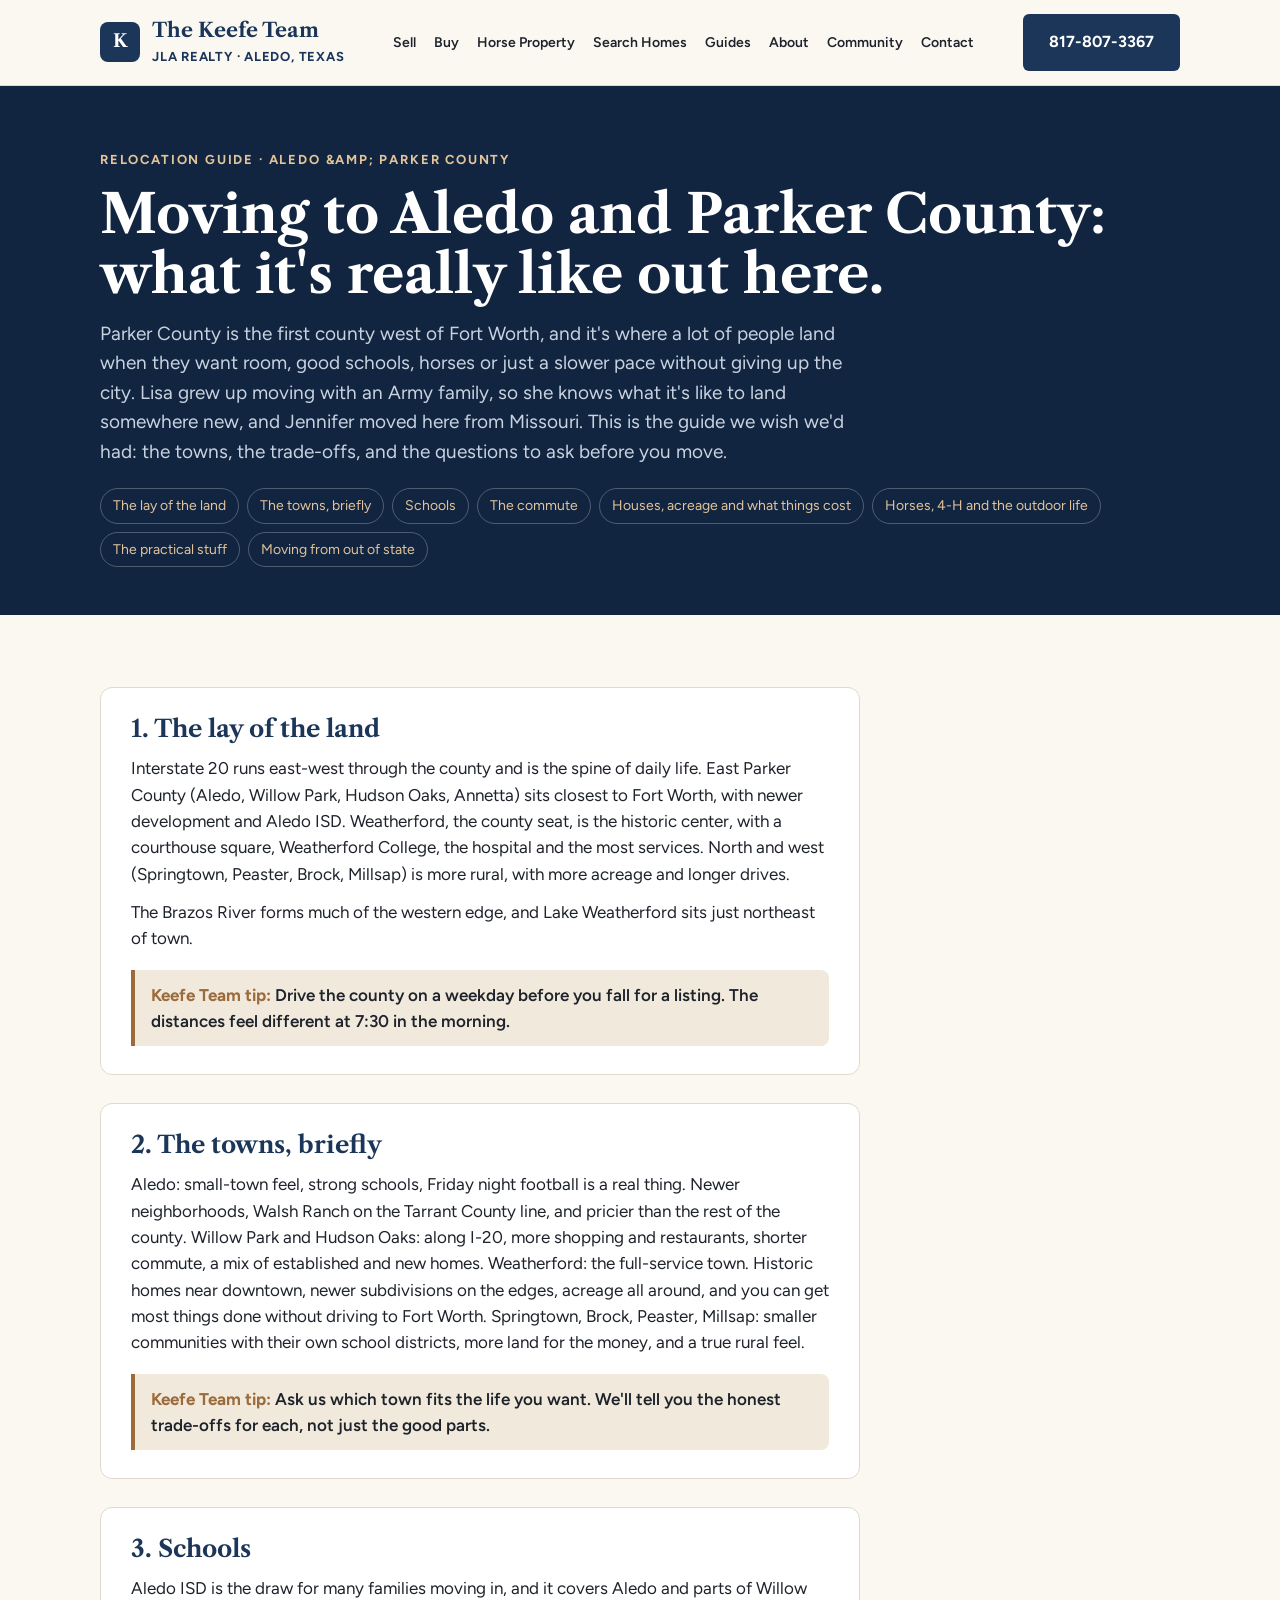
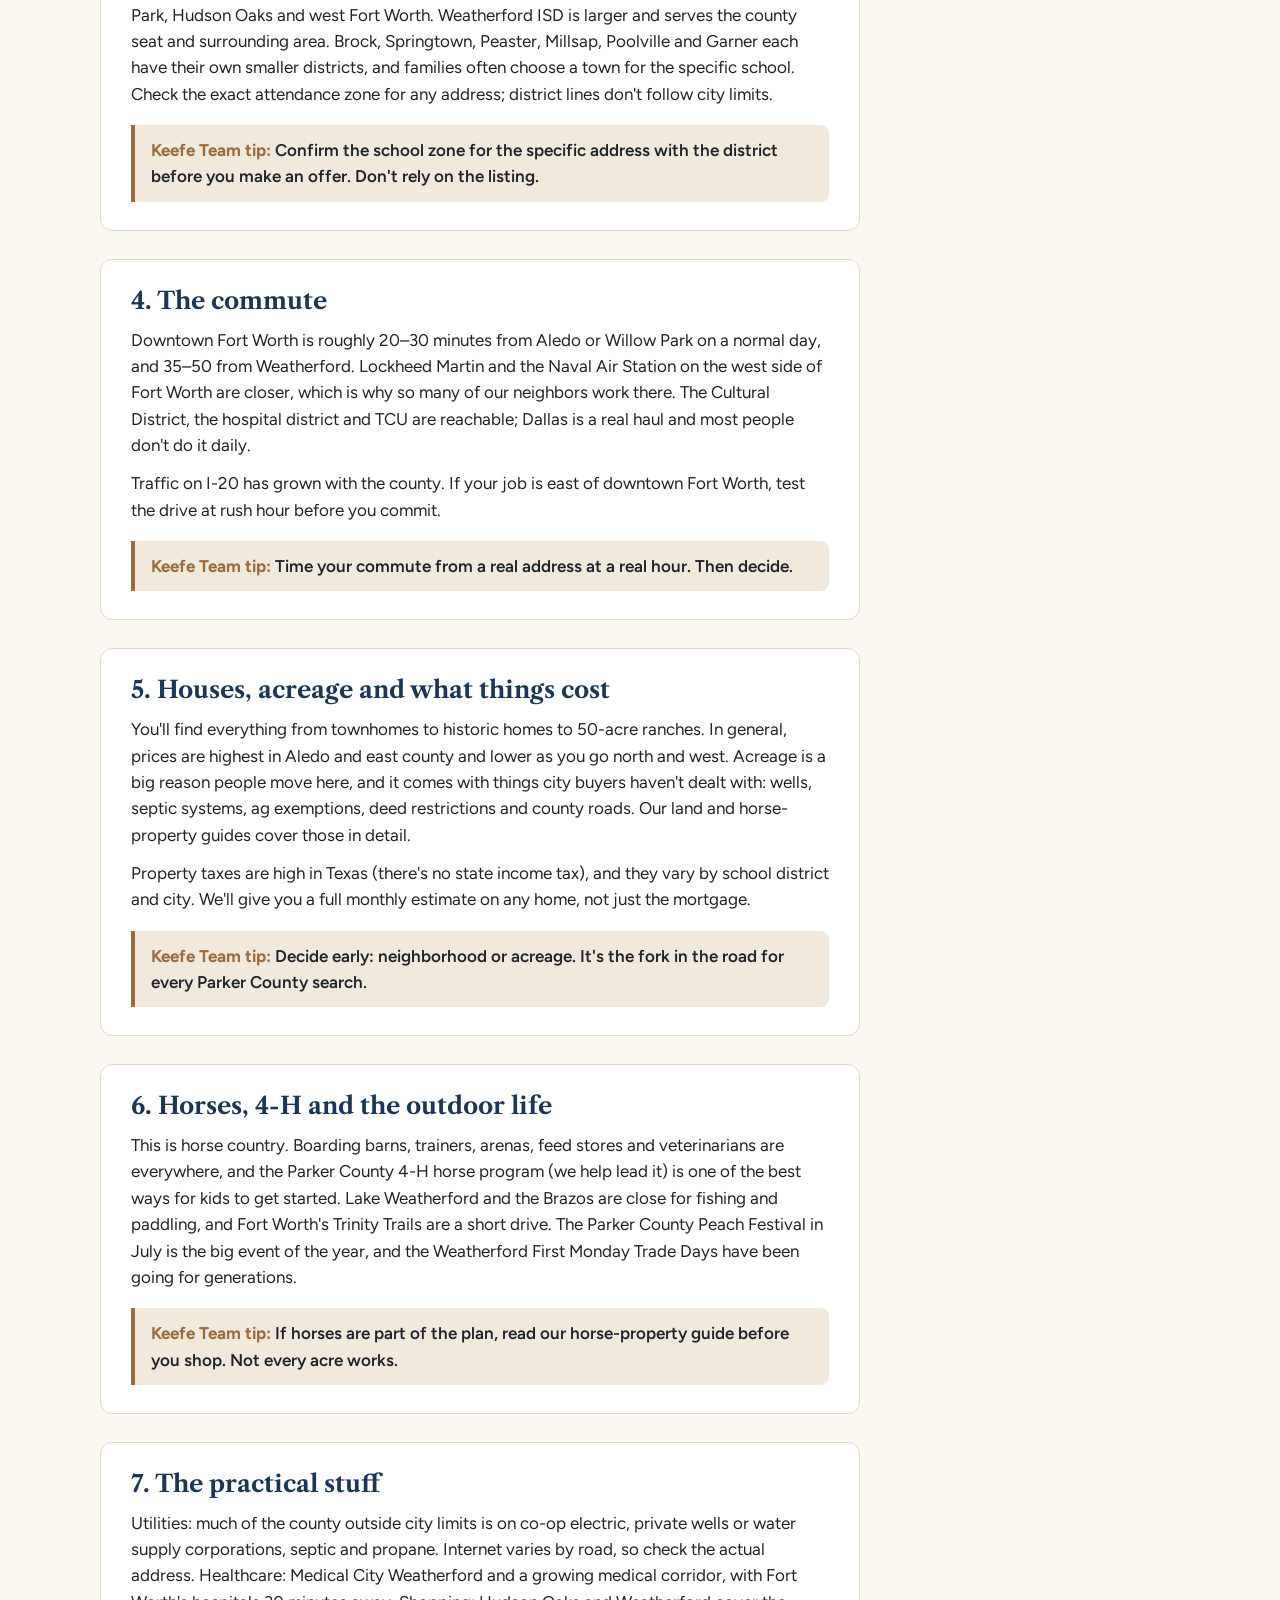
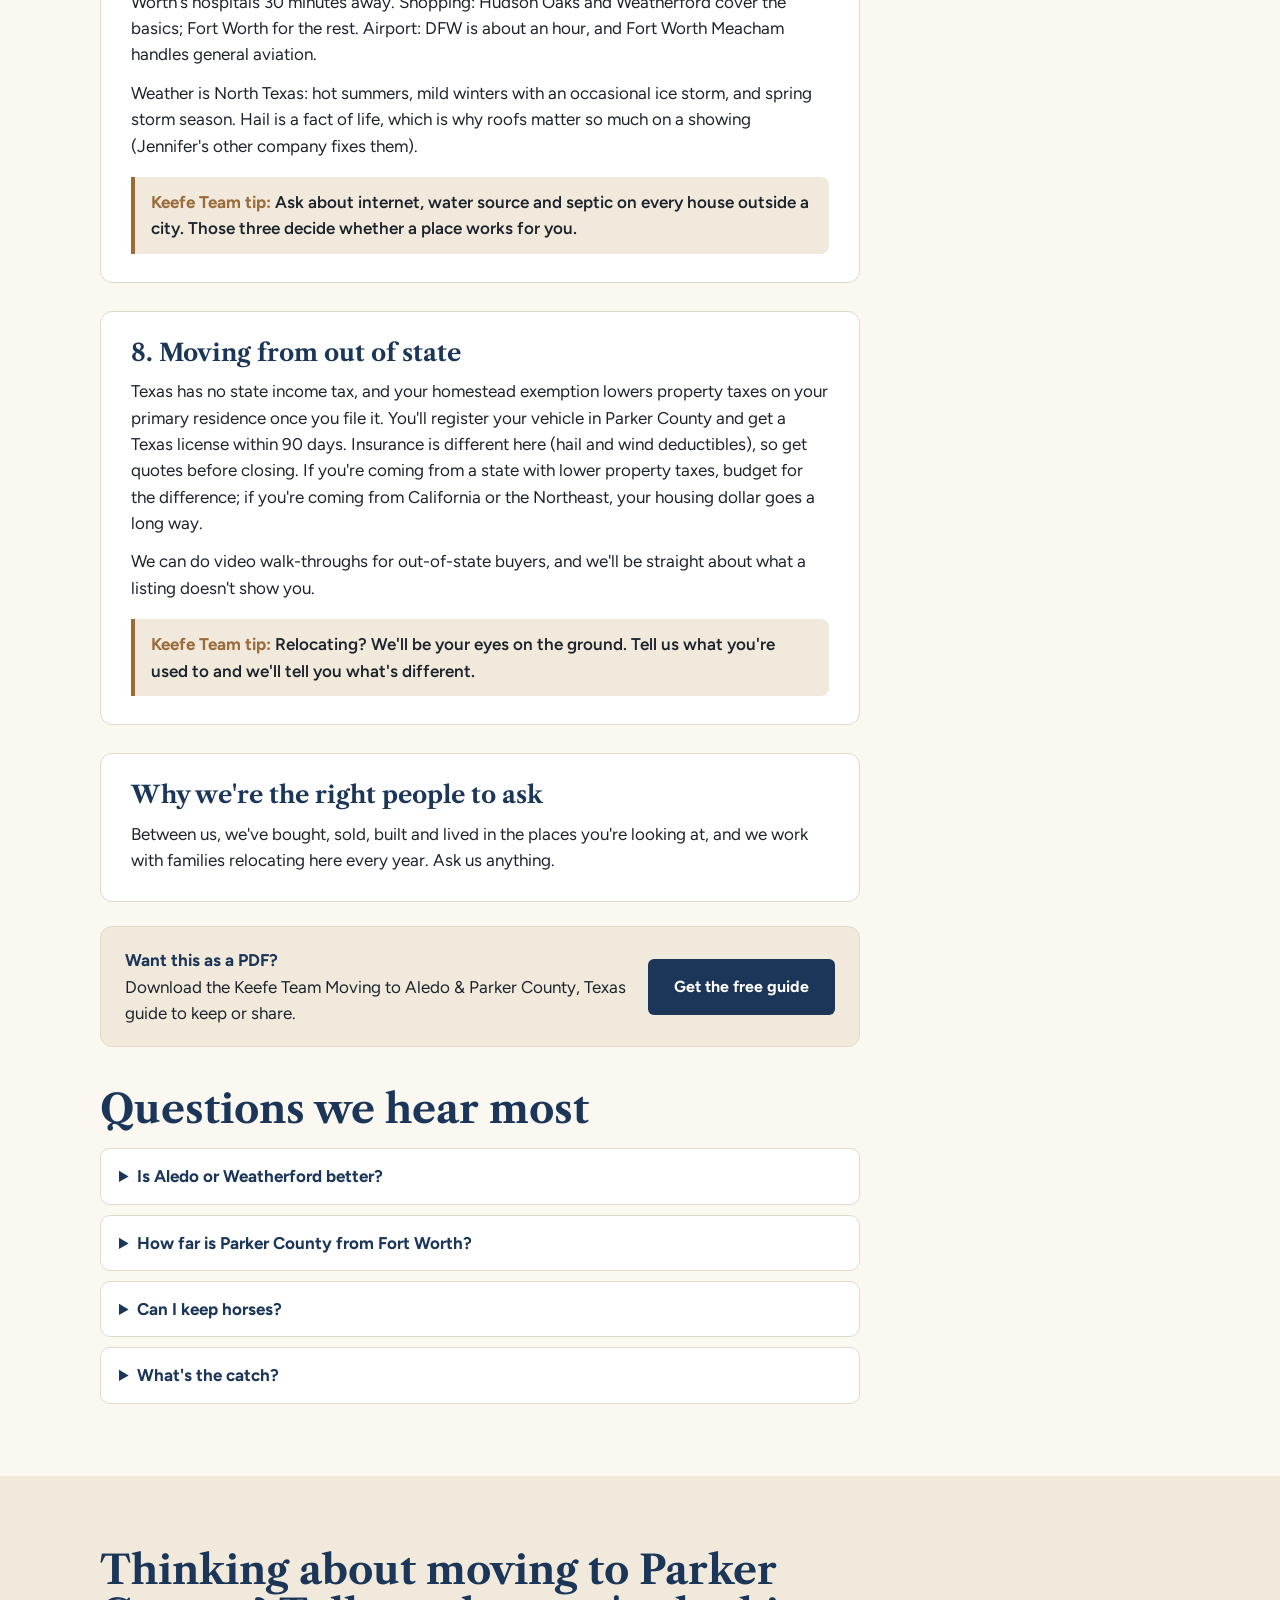
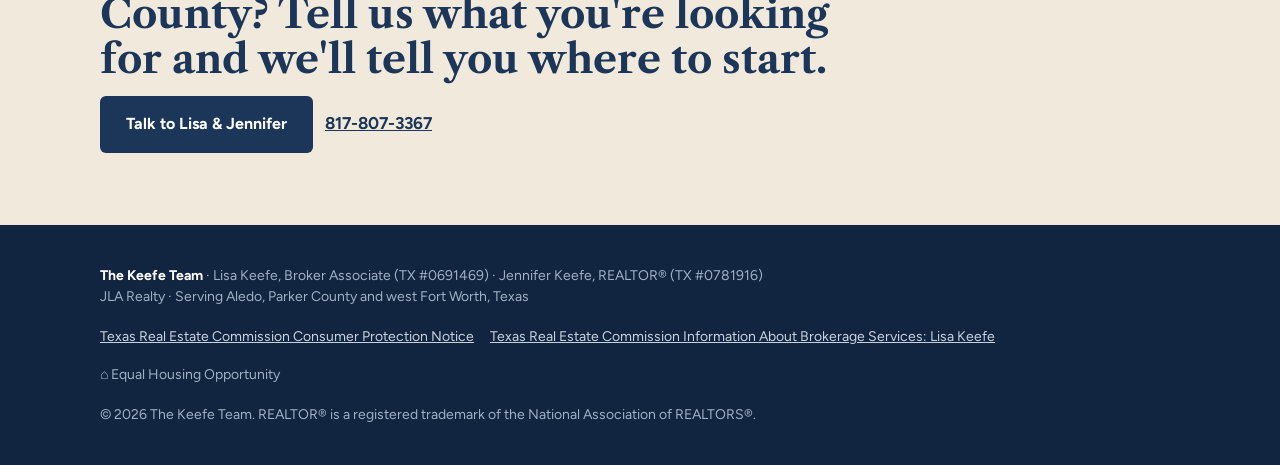
<file: moving-to-aledo.html>
<!doctype html>
<html lang="en">
<head>
<meta charset="utf-8">
<!-- Google tag (gtag.js) -->
<script async src="https://www.googletagmanager.com/gtag/js?id=G-CBQDJ9P7MZ"></script>
<script>window.dataLayer=window.dataLayer||[];function gtag(){dataLayer.push(arguments);}gtag('js',new Date());gtag('config','G-CBQDJ9P7MZ');</script>
<meta name="viewport" content="width=device-width, initial-scale=1, viewport-fit=cover">
<title>Moving to Aledo & Parker County, TX | The Keefe Team</title>
<meta name="description" content="Thinking about moving to Aledo, Willow Park, Hudson Oaks or Weatherford? What it&#x27;s like to live west of Fort Worth: the towns, schools, commutes, acreage, horses, taxes and what to know before you relocate. From Lisa and Jennifer Keefe, JLA Realty.">
<meta property="og:type" content="website">
<meta property="og:site_name" content="The Keefe Team">
<meta property="og:title" content="Moving to Aledo &amp; Parker County, TX | The Keefe Team">
<meta property="og:description" content="Thinking about moving to Aledo, Willow Park, Hudson Oaks or Weatherford? What it&#x27;s like to live west of Fort Worth: the towns, schools, commutes, acre">
<meta property="og:image" content="https://keefeteamrealty.com/img/og-keefe-team.jpg">
<meta property="og:image:width" content="1200">
<meta property="og:image:height" content="630">
<meta name="twitter:card" content="summary_large_image">
<link rel="canonical" href="https://keefeteamrealty.com/moving-to-aledo">
<link rel="preconnect" href="https://fonts.googleapis.com">
<link rel="stylesheet" href="https://fonts.googleapis.com/css2?family=Libre+Caslon+Text:ital,wght@0,400;0,700;1,400&family=Figtree:wght@400;500;600;700&display=swap">
<link rel="stylesheet" href="/site.css">
<style>
.tips{display:grid;gap:28px;max-width:760px}
.tip{background:var(--white);border:1px solid var(--line);border-radius:12px;padding:28px 30px;display:grid;gap:12px}
.tip h3{color:var(--navy);font-size:24px}
.tip p{color:var(--ink)}
.tip .callout{margin-top:6px;background:var(--cream);border-left:4px solid var(--leather);padding:12px 16px;border-radius:0 8px 8px 0;font-weight:600}
.tip .callout b{color:var(--leather)}
.page-hero{background:var(--navy-deep);color:#fff}
.page-hero .in{padding-block:64px 48px;display:grid;gap:14px}
.page-hero h1{color:#fff;font-size:clamp(34px,5vw,54px)}
.page-hero p{color:#C9D3E0;font-size:19px;max-width:62ch}
.toc{display:flex;flex-wrap:wrap;gap:8px;margin-top:8px}
.toc a{font-size:14px;color:#E2C39A;text-decoration:none;border:1px solid rgba(255,255,255,.25);padding:6px 12px;border-radius:999px}
.guides{display:grid;gap:24px}
.guide{background:var(--white);border:1px solid var(--line);border-radius:12px;padding:28px;display:grid;gap:10px;align-content:start}
.guide .tag{font-size:12px;font-weight:700;letter-spacing:.1em;text-transform:uppercase;color:var(--leather)}
.guide p{color:var(--muted)}
.dl{display:grid;gap:12px}
.dl a{display:block;background:var(--cream);border:1px solid var(--line);padding:14px 18px;border-radius:8px;text-decoration:none;font-weight:700;color:var(--navy)}
#guidegrid{display:grid;grid-template-columns:1fr 1fr;gap:40px;align-items:start}
@media (max-width:860px){#guidegrid{grid-template-columns:1fr}}
.faq{display:grid;gap:10px;max-width:760px}.faq details{background:var(--white);border:1px solid var(--line);border-radius:10px;padding:14px 18px}.faq summary{font-weight:700;color:var(--navy);cursor:pointer}.faq p{margin-top:8px;color:var(--ink)}.dlbox{background:var(--cream);border:1px solid var(--line);border-radius:12px;padding:20px 24px;max-width:760px;display:flex;gap:16px;align-items:center;flex-wrap:wrap;margin-top:24px}.dlbox b{color:var(--navy)}</style>
</head>
<body>
<nav>
  <div class="in">
    <a class="brand" href="/"><span class="mark">K</span><span><b>The Keefe Team</b><small>JLA Realty · Aledo, Texas</small></span></a>
    <ul>
      <li><a href="/#sell">Sell</a></li><li><a href="/#buy">Buy</a></li><li><a href="/horse-property">Horse Property</a></li><li><a href="https://lisakeefe.realtor" target="_blank" rel="noopener">Search Homes</a></li><li><a href="/resources">Guides</a></li><li><a href="/#about">About</a></li><li><a href="/#community">Community</a></li><li><a href="/#contact">Contact</a></li>
    </ul>
    <a class="btn navy call" href="tel:8178073367">817-807-3367</a>
  </div>
</nav>
<header class="page-hero">
  <div class="in">
    <div class="eyebrow" style="color:#E2C39A">Relocation guide · Aledo &amp;amp; Parker County</div>
    <h1>Moving to Aledo and Parker County: what it&#x27;s really like out here.</h1>
    <p>Parker County is the first county west of Fort Worth, and it&#x27;s where a lot of people land when they want room, good schools, horses or just a slower pace without giving up the city. Lisa grew up moving with an Army family, so she knows what it&#x27;s like to land somewhere new, and Jennifer moved here from Missouri. This is the guide we wish we&#x27;d had: the towns, the trade-offs, and the questions to ask before you move.</p>
    <div class="toc"><a href="#s0">The lay of the land</a><a href="#s1">The towns, briefly</a><a href="#s2">Schools</a><a href="#s3">The commute</a><a href="#s4">Houses, acreage and what things cost</a><a href="#s5">Horses, 4-H and the outdoor life</a><a href="#s6">The practical stuff</a><a href="#s7">Moving from out of state</a></div>
  </div>
</header>
<section class="band">
  <div class="in">
    <div class="tips">
<article class="tip" id="s0"><h3>1. The lay of the land</h3><p>Interstate 20 runs east-west through the county and is the spine of daily life. East Parker County (Aledo, Willow Park, Hudson Oaks, Annetta) sits closest to Fort Worth, with newer development and Aledo ISD. Weatherford, the county seat, is the historic center, with a courthouse square, Weatherford College, the hospital and the most services. North and west (Springtown, Peaster, Brock, Millsap) is more rural, with more acreage and longer drives.</p><p>The Brazos River forms much of the western edge, and Lake Weatherford sits just northeast of town.</p><div class="callout"><b>Keefe Team tip:</b> Drive the county on a weekday before you fall for a listing. The distances feel different at 7:30 in the morning.</div></article>
<article class="tip" id="s1"><h3>2. The towns, briefly</h3><p>Aledo: small-town feel, strong schools, Friday night football is a real thing. Newer neighborhoods, Walsh Ranch on the Tarrant County line, and pricier than the rest of the county. Willow Park and Hudson Oaks: along I-20, more shopping and restaurants, shorter commute, a mix of established and new homes. Weatherford: the full-service town. Historic homes near downtown, newer subdivisions on the edges, acreage all around, and you can get most things done without driving to Fort Worth. Springtown, Brock, Peaster, Millsap: smaller communities with their own school districts, more land for the money, and a true rural feel.</p><div class="callout"><b>Keefe Team tip:</b> Ask us which town fits the life you want. We&#x27;ll tell you the honest trade-offs for each, not just the good parts.</div></article>
<article class="tip" id="s2"><h3>3. Schools</h3><p>Aledo ISD is the draw for many families moving in, and it covers Aledo and parts of Willow Park, Hudson Oaks and west Fort Worth. Weatherford ISD is larger and serves the county seat and surrounding area. Brock, Springtown, Peaster, Millsap, Poolville and Garner each have their own smaller districts, and families often choose a town for the specific school. Check the exact attendance zone for any address; district lines don&#x27;t follow city limits.</p><div class="callout"><b>Keefe Team tip:</b> Confirm the school zone for the specific address with the district before you make an offer. Don&#x27;t rely on the listing.</div></article>
<article class="tip" id="s3"><h3>4. The commute</h3><p>Downtown Fort Worth is roughly 20–30 minutes from Aledo or Willow Park on a normal day, and 35–50 from Weatherford. Lockheed Martin and the Naval Air Station on the west side of Fort Worth are closer, which is why so many of our neighbors work there. The Cultural District, the hospital district and TCU are reachable; Dallas is a real haul and most people don&#x27;t do it daily.</p><p>Traffic on I-20 has grown with the county. If your job is east of downtown Fort Worth, test the drive at rush hour before you commit.</p><div class="callout"><b>Keefe Team tip:</b> Time your commute from a real address at a real hour. Then decide.</div></article>
<article class="tip" id="s4"><h3>5. Houses, acreage and what things cost</h3><p>You&#x27;ll find everything from townhomes to historic homes to 50-acre ranches. In general, prices are highest in Aledo and east county and lower as you go north and west. Acreage is a big reason people move here, and it comes with things city buyers haven&#x27;t dealt with: wells, septic systems, ag exemptions, deed restrictions and county roads. Our land and horse-property guides cover those in detail.</p><p>Property taxes are high in Texas (there&#x27;s no state income tax), and they vary by school district and city. We&#x27;ll give you a full monthly estimate on any home, not just the mortgage.</p><div class="callout"><b>Keefe Team tip:</b> Decide early: neighborhood or acreage. It&#x27;s the fork in the road for every Parker County search.</div></article>
<article class="tip" id="s5"><h3>6. Horses, 4-H and the outdoor life</h3><p>This is horse country. Boarding barns, trainers, arenas, feed stores and veterinarians are everywhere, and the Parker County 4-H horse program (we help lead it) is one of the best ways for kids to get started. Lake Weatherford and the Brazos are close for fishing and paddling, and Fort Worth&#x27;s Trinity Trails are a short drive. The Parker County Peach Festival in July is the big event of the year, and the Weatherford First Monday Trade Days have been going for generations.</p><div class="callout"><b>Keefe Team tip:</b> If horses are part of the plan, read our horse-property guide before you shop. Not every acre works.</div></article>
<article class="tip" id="s6"><h3>7. The practical stuff</h3><p>Utilities: much of the county outside city limits is on co-op electric, private wells or water supply corporations, septic and propane. Internet varies by road, so check the actual address. Healthcare: Medical City Weatherford and a growing medical corridor, with Fort Worth&#x27;s hospitals 30 minutes away. Shopping: Hudson Oaks and Weatherford cover the basics; Fort Worth for the rest. Airport: DFW is about an hour, and Fort Worth Meacham handles general aviation.</p><p>Weather is North Texas: hot summers, mild winters with an occasional ice storm, and spring storm season. Hail is a fact of life, which is why roofs matter so much on a showing (Jennifer&#x27;s other company fixes them).</p><div class="callout"><b>Keefe Team tip:</b> Ask about internet, water source and septic on every house outside a city. Those three decide whether a place works for you.</div></article>
<article class="tip" id="s7"><h3>8. Moving from out of state</h3><p>Texas has no state income tax, and your homestead exemption lowers property taxes on your primary residence once you file it. You&#x27;ll register your vehicle in Parker County and get a Texas license within 90 days. Insurance is different here (hail and wind deductibles), so get quotes before closing. If you&#x27;re coming from a state with lower property taxes, budget for the difference; if you&#x27;re coming from California or the Northeast, your housing dollar goes a long way.</p><p>We can do video walk-throughs for out-of-state buyers, and we&#x27;ll be straight about what a listing doesn&#x27;t show you.</p><div class="callout"><b>Keefe Team tip:</b> Relocating? We&#x27;ll be your eyes on the ground. Tell us what you&#x27;re used to and we&#x27;ll tell you what&#x27;s different.</div></article>
<article class="tip" id="s8"><h3>Why we&#x27;re the right people to ask</h3><p>Between us, we&#x27;ve bought, sold, built and lived in the places you&#x27;re looking at, and we work with families relocating here every year. Ask us anything.</p></article>
    </div>
    <div class="dlbox"><div style="flex:1;min-width:220px"><b>Want this as a PDF?</b><br><span class="small">Download the Keefe Team Moving to Aledo &amp; Parker County, Texas guide to keep or share.</span></div><a class="btn navy" href="/guides">Get the free guide</a></div>
    <h2 style="margin-top:40px;color:var(--navy)">Questions we hear most</h2>
    <div class="faq" style="margin-top:16px"><details><summary>Is Aledo or Weatherford better?</summary><p>Different, not better. Aledo is closer to Fort Worth with a small-town-plus-great-schools feel and higher prices. Weatherford is the county seat with more services, more variety and more land for the money. We&#x27;ll help you decide based on your commute, budget and how you want to live.</p></details><details><summary>How far is Parker County from Fort Worth?</summary><p>Aledo and Willow Park are about 20–30 minutes from downtown Fort Worth on a normal day; Weatherford is about 35–50. West-side employers like Lockheed Martin are closer.</p></details><details><summary>Can I keep horses?</summary><p>On the right property, yes, and this is one of the best horse counties in Texas. Deed restrictions and acreage decide it. Our horse-property guide covers what to check.</p></details><details><summary>What&#x27;s the catch?</summary><p>Property taxes, I-20 traffic at rush hour, and hail. Everything else is why people move here.</p></details></div>
  </div>
</section>
<section class="band" style="background:var(--cream)">
  <div class="in" style="display:grid;gap:14px">
    <h2 style="color:var(--navy)">Thinking about moving to Parker County? Tell us what you&#x27;re looking for and we&#x27;ll tell you where to start.</h2>
    <p><a class="btn navy" href="/#contact">Talk to Lisa &amp; Jennifer</a> &nbsp; <a href="tel:8178073367" style="font-weight:700">817-807-3367</a></p>
  </div>
</section>
<footer>
  <div class="in">
    <div><b style="color:#fff">The Keefe Team</b> · Lisa Keefe, Broker Associate (TX #0691469) · Jennifer Keefe, REALTOR® (TX #0781916)<br>JLA Realty · Serving Aledo, Parker County and west Fort Worth, Texas</div>
    <div class="legal">
      <a href="https://www.trec.texas.gov/sites/default/files/pdf-forms/CN%201-5.pdf" target="_blank" rel="noopener">Texas Real Estate Commission Consumer Protection Notice</a>
      <a href="/iabs-consumer-protection-notice.pdf" target="_blank" rel="noopener">Texas Real Estate Commission Information About Brokerage Services: Lisa Keefe</a>
      <span class="eho">⌂ Equal Housing Opportunity</span>
    </div>
    <div>© 2026 The Keefe Team. REALTOR® is a registered trademark of the National Association of REALTORS®.</div>
  </div>
</footer>
</body>
</html>
</file>
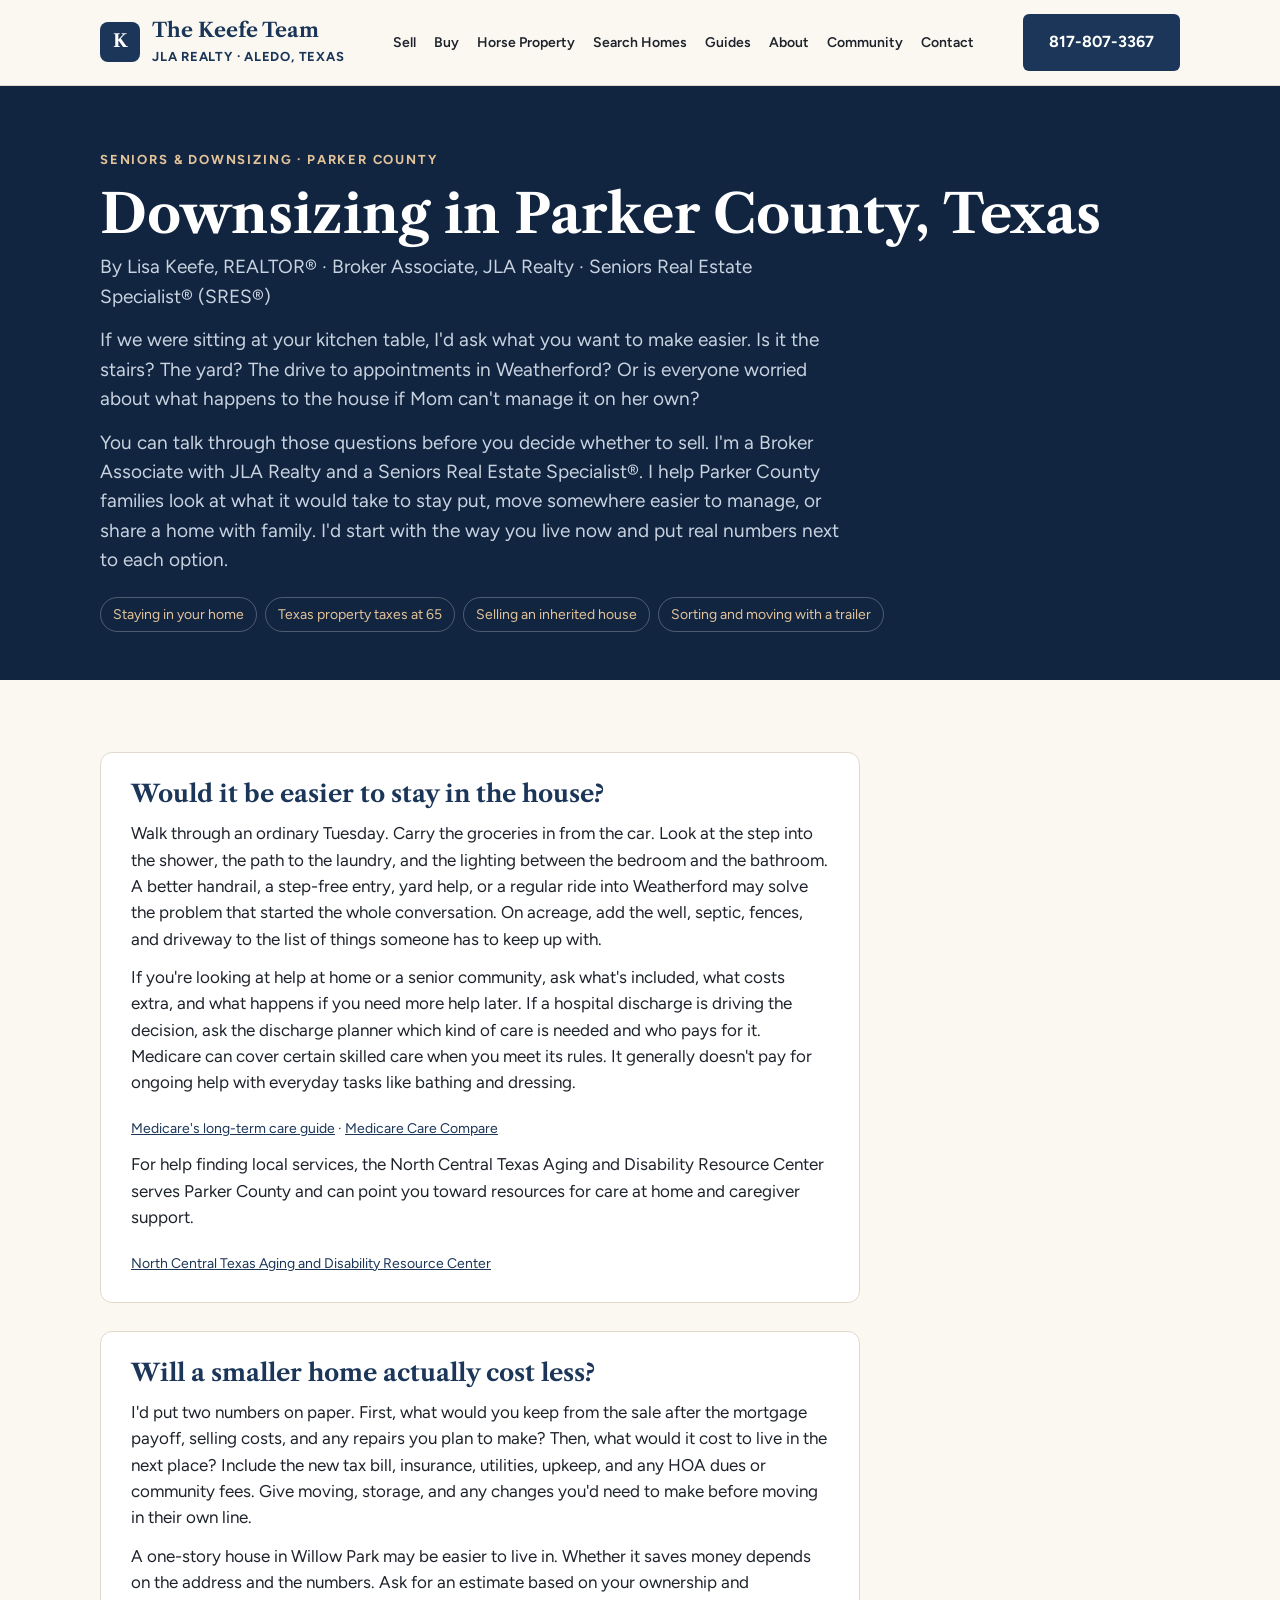
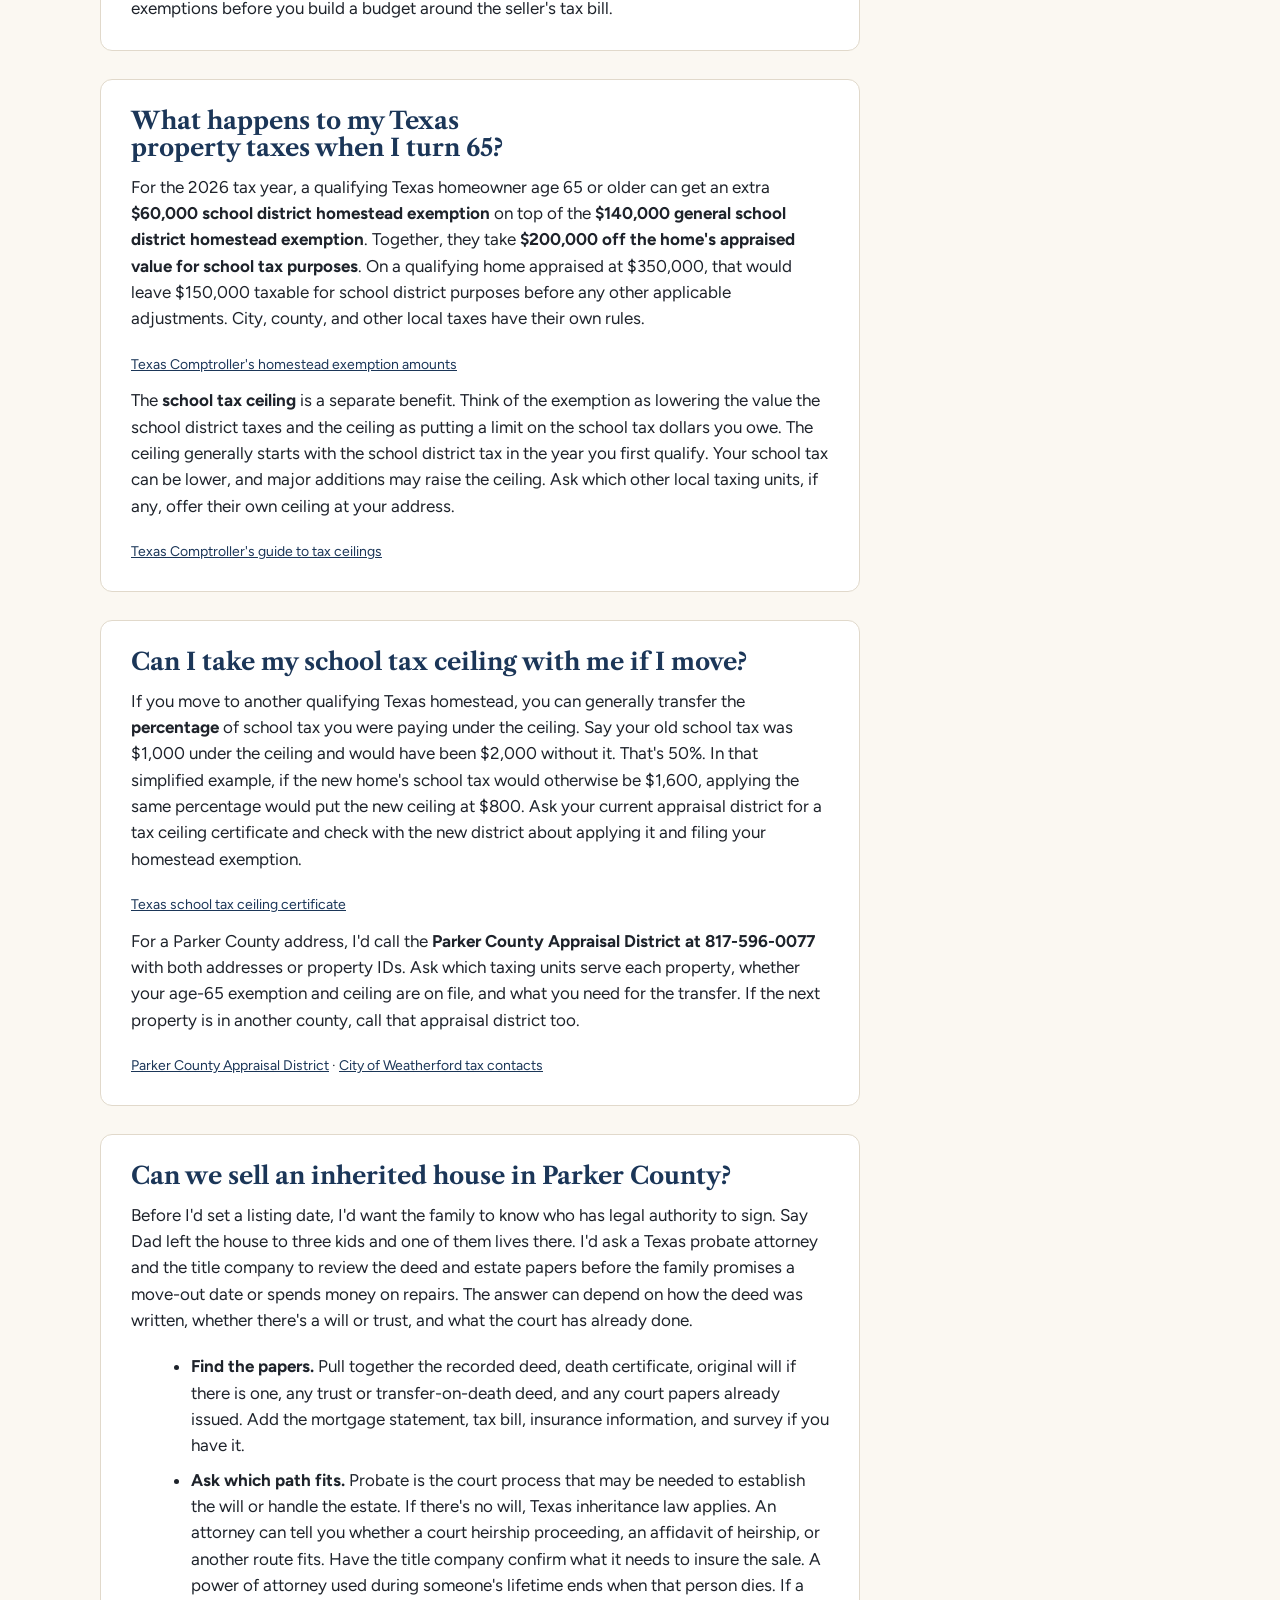
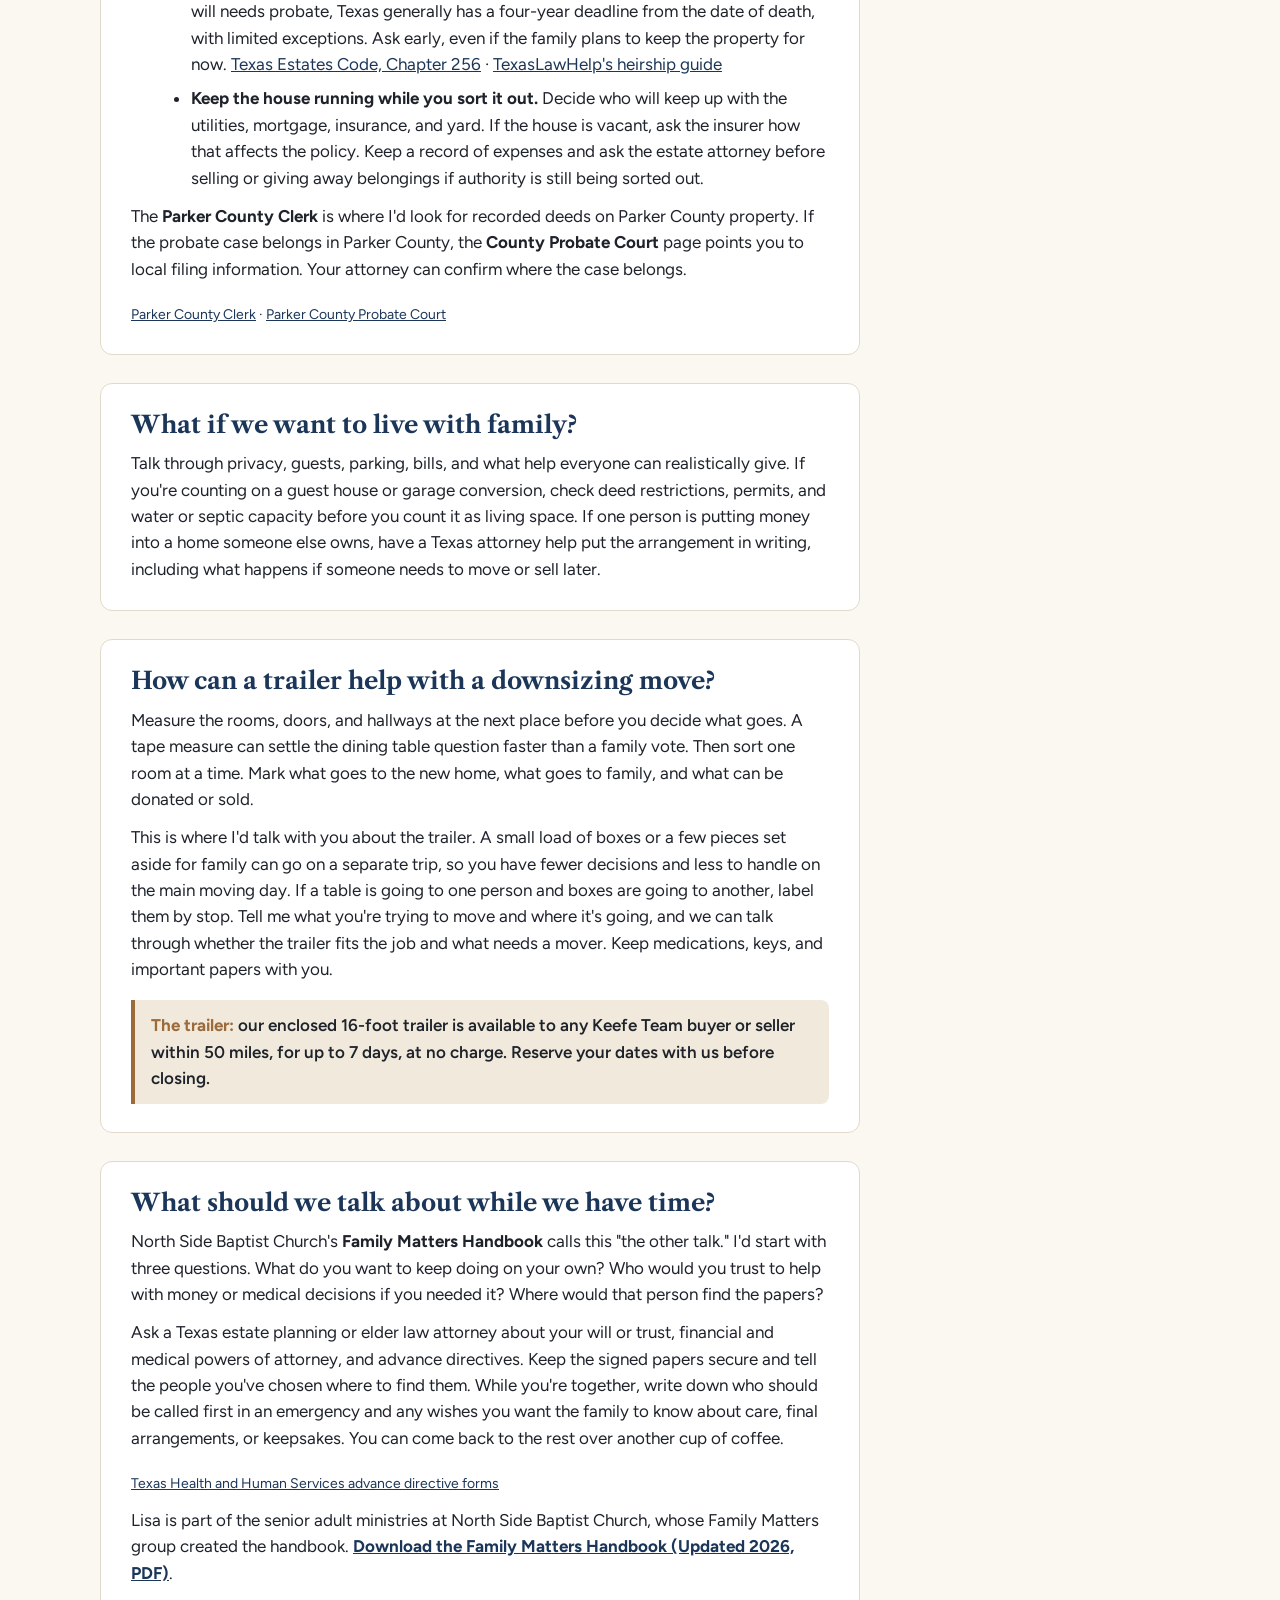
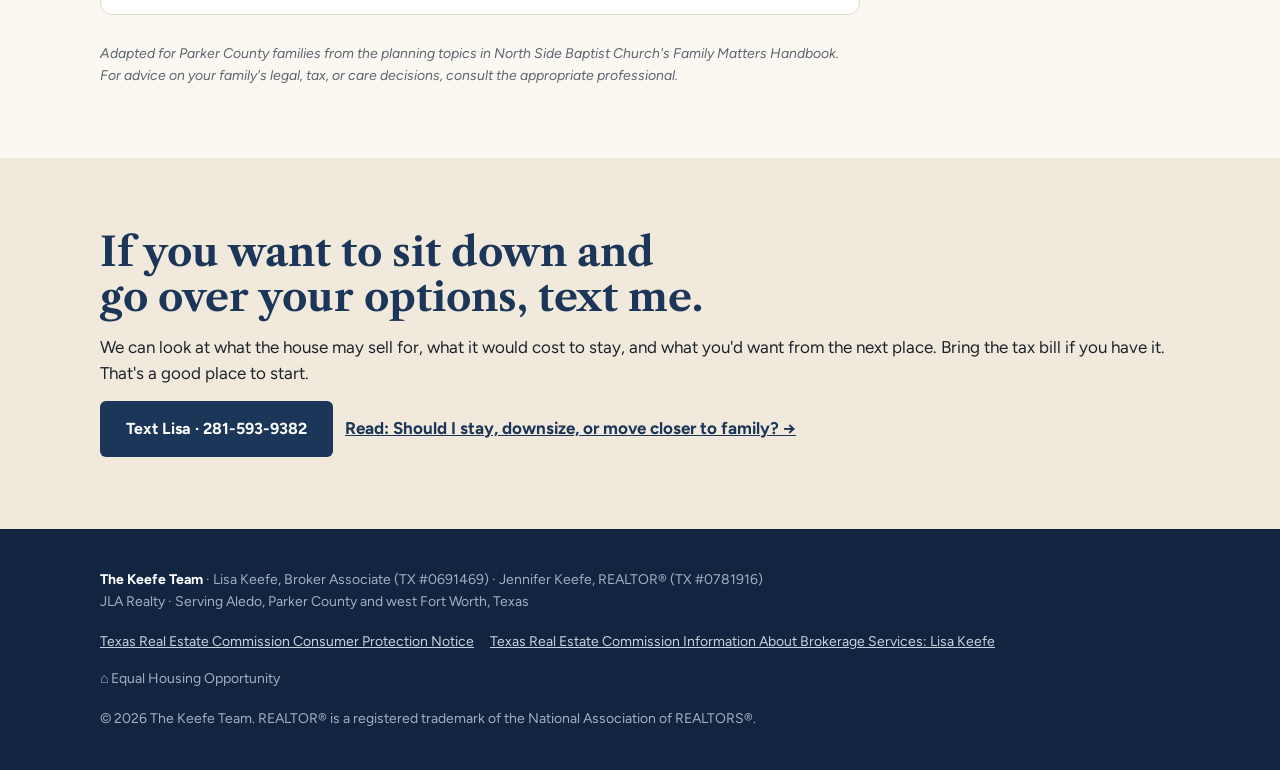
<file: parker-county-downsizing-guide.html>
<!doctype html>
<html lang="en">
<head>
<meta charset="utf-8">
<!-- Google tag (gtag.js) -->
<script async src="https://www.googletagmanager.com/gtag/js?id=G-CBQDJ9P7MZ"></script>
<script>window.dataLayer=window.dataLayer||[];function gtag(){dataLayer.push(arguments);}gtag('js',new Date());gtag('config','G-CBQDJ9P7MZ');</script>
<meta name="viewport" content="width=device-width, initial-scale=1, viewport-fit=cover">
<title>Downsizing in Parker County, TX | Lisa Keefe</title>
<meta name="description" content="Thinking about downsizing in Parker County? Lisa Keefe explains Texas over-65 property tax breaks, selling an inherited home, and planning the move.">
<meta property="og:type" content="website">
<meta property="og:site_name" content="The Keefe Team">
<meta property="og:title" content="Downsizing in Parker County, TX | Lisa Keefe">
<meta property="og:description" content="Texas over-65 property tax breaks, selling an inherited home, and planning a downsizing move, from a Seniors Real Estate Specialist® in Aledo.">
<meta property="og:image" content="https://keefeteamrealty.com/img/og-keefe-team.jpg">
<meta property="og:image:width" content="1200">
<meta property="og:image:height" content="630">
<meta name="twitter:card" content="summary_large_image">
<link rel="canonical" href="https://keefeteamrealty.com/parker-county-downsizing-guide">
<link rel="preconnect" href="https://fonts.googleapis.com">
<link rel="stylesheet" href="https://fonts.googleapis.com/css2?family=Libre+Caslon+Text:ital,wght@0,400;0,700;1,400&family=Figtree:wght@400;500;600;700&display=swap">
<link rel="stylesheet" href="/site.css">
<style>
.tips{display:grid;gap:28px;max-width:760px}
.tip{background:var(--white);border:1px solid var(--line);border-radius:12px;padding:28px 30px;display:grid;gap:12px}
.tip h3{color:var(--navy);font-size:24px}
.tip p{color:var(--ink)}
.tip .callout{margin-top:6px;background:var(--cream);border-left:4px solid var(--leather);padding:12px 16px;border-radius:0 8px 8px 0;font-weight:600}
.tip .callout b{color:var(--leather)}
.page-hero{background:var(--navy-deep);color:#fff}
.page-hero .in{padding-block:64px 48px;display:grid;gap:14px}
.page-hero h1{color:#fff;font-size:clamp(34px,5vw,54px)}
.page-hero p{color:#C9D3E0;font-size:19px;max-width:62ch}
.toc{display:flex;flex-wrap:wrap;gap:8px;margin-top:8px}
.toc a{font-size:14px;color:#E2C39A;text-decoration:none;border:1px solid rgba(255,255,255,.25);padding:6px 12px;border-radius:999px}
.guides{display:grid;gap:24px}
.guide{background:var(--white);border:1px solid var(--line);border-radius:12px;padding:28px;display:grid;gap:10px;align-content:start}
.guide .tag{font-size:12px;font-weight:700;letter-spacing:.1em;text-transform:uppercase;color:var(--leather)}
.guide p{color:var(--muted)}
.dl{display:grid;gap:12px}
.dl a{display:block;background:var(--cream);border:1px solid var(--line);padding:14px 18px;border-radius:8px;text-decoration:none;font-weight:700;color:var(--navy)}
#guidegrid{display:grid;grid-template-columns:1fr 1fr;gap:40px;align-items:start}
@media (max-width:860px){#guidegrid{grid-template-columns:1fr}}
.byline{color:#C9D3E0;font-size:14px;margin-top:-6px}.src{font-size:14px;color:var(--muted);margin-top:10px}.src a{color:var(--navy)}.tip ul,.tip ol{margin:8px 0 0 20px;display:grid;gap:8px}.note{font-size:14px;color:var(--muted);font-style:italic;max-width:760px;margin-top:28px}</style>
</head>
<body>
<nav>
  <div class="in">
    <a class="brand" href="/"><span class="mark">K</span><span><b>The Keefe Team</b><small>JLA Realty · Aledo, Texas</small></span></a>
    <ul>
      <li><a href="/#sell">Sell</a></li><li><a href="/#buy">Buy</a></li><li><a href="/horse-property">Horse Property</a></li><li><a href="https://lisakeefe.realtor" target="_blank" rel="noopener">Search Homes</a></li><li><a href="/resources">Guides</a></li><li><a href="/#about">About</a></li><li><a href="/#community">Community</a></li><li><a href="/#contact">Contact</a></li>
    </ul>
    <a class="btn navy call" href="tel:8178073367">817-807-3367</a>
  </div>
</nav>
<header class="page-hero"><div class="in">
  <div class="eyebrow" style="color:#E2C39A">Seniors &amp; downsizing · Parker County</div>
  <h1>Downsizing in Parker County, Texas</h1>
  <p class="byline">By Lisa Keefe, REALTOR® · Broker Associate, JLA Realty · Seniors Real Estate Specialist® (SRES®)</p>
  <p>If we were sitting at your kitchen table, I'd ask what you want to make easier. Is it the stairs? The yard? The drive to appointments in Weatherford? Or is everyone worried about what happens to the house if Mom can't manage it on her own?</p>
  <p>You can talk through those questions before you decide whether to sell. I'm a Broker Associate with JLA Realty and a Seniors Real Estate Specialist®. I help Parker County families look at what it would take to stay put, move somewhere easier to manage, or share a home with family. I'd start with the way you live now and put real numbers next to each option.</p>
  <div class="toc"><a href="#stay">Staying in your home</a><a href="#taxes">Texas property taxes at 65</a><a href="#inherited">Selling an inherited house</a><a href="#trailer">Sorting and moving with a trailer</a></div>
</div></header>
<section class="band"><div class="in"><div class="tips">

<article class="tip" id="stay"><h3>Would it be easier to stay in the house?</h3>
<p>Walk through an ordinary Tuesday. Carry the groceries in from the car. Look at the step into the shower, the path to the laundry, and the lighting between the bedroom and the bathroom. A better handrail, a step-free entry, yard help, or a regular ride into Weatherford may solve the problem that started the whole conversation. On acreage, add the well, septic, fences, and driveway to the list of things someone has to keep up with.</p>
<p>If you're looking at help at home or a senior community, ask what's included, what costs extra, and what happens if you need more help later. If a hospital discharge is driving the decision, ask the discharge planner which kind of care is needed and who pays for it. Medicare can cover certain skilled care when you meet its rules. It generally doesn't pay for ongoing help with everyday tasks like bathing and dressing.</p>
<p class="src"><a href="https://www.medicare.gov/coverage/long-term-care" target="_blank" rel="noopener">Medicare's long-term care guide</a> · <a href="https://www.medicare.gov/care-compare/" target="_blank" rel="noopener">Medicare Care Compare</a></p>
<p>For help finding local services, the North Central Texas Aging and Disability Resource Center serves Parker County and can point you toward resources for care at home and caregiver support.</p>
<p class="src"><a href="https://nctadrc.org/" target="_blank" rel="noopener">North Central Texas Aging and Disability Resource Center</a></p></article>

<article class="tip" id="cost"><h3>Will a smaller home actually cost less?</h3>
<p>I'd put two numbers on paper. First, what would you keep from the sale after the mortgage payoff, selling costs, and any repairs you plan to make? Then, what would it cost to live in the next place? Include the new tax bill, insurance, utilities, upkeep, and any HOA dues or community fees. Give moving, storage, and any changes you'd need to make before moving in their own line.</p>
<p>A one-story house in Willow Park may be easier to live in. Whether it saves money depends on the address and the numbers. Ask for an estimate based on your ownership and exemptions before you build a budget around the seller's tax bill.</p></article>

<article class="tip" id="taxes"><h3>What happens to my Texas property taxes when I turn 65?</h3>
<p>For the 2026 tax year, a qualifying Texas homeowner age 65 or older can get an extra <b>$60,000 school district homestead exemption</b> on top of the <b>$140,000 general school district homestead exemption</b>. Together, they take <b>$200,000 off the home's appraised value for school tax purposes</b>. On a qualifying home appraised at $350,000, that would leave $150,000 taxable for school district purposes before any other applicable adjustments. City, county, and other local taxes have their own rules.</p>
<p class="src"><a href="https://comptroller.texas.gov/taxes/property-tax/docs/residence-homestead-exemptions.pdf" target="_blank" rel="noopener">Texas Comptroller's homestead exemption amounts</a></p>
<p>The <b>school tax ceiling</b> is a separate benefit. Think of the exemption as lowering the value the school district taxes and the ceiling as putting a limit on the school tax dollars you owe. The ceiling generally starts with the school district tax in the year you first qualify. Your school tax can be lower, and major additions may raise the ceiling. Ask which other local taxing units, if any, offer their own ceiling at your address.</p>
<p class="src"><a href="https://comptroller.texas.gov/taxes/property-tax/appraisal-tax-limitations.php" target="_blank" rel="noopener">Texas Comptroller's guide to tax ceilings</a></p></article>

<article class="tip" id="ceiling"><h3>Can I take my school tax ceiling with me if I move?</h3>
<p>If you move to another qualifying Texas homestead, you can generally transfer the <b>percentage</b> of school tax you were paying under the ceiling. Say your old school tax was $1,000 under the ceiling and would have been $2,000 without it. That's 50%. In that simplified example, if the new home's school tax would otherwise be $1,600, applying the same percentage would put the new ceiling at $800. Ask your current appraisal district for a tax ceiling certificate and check with the new district about applying it and filing your homestead exemption.</p>
<p class="src"><a href="https://comptroller.texas.gov/forms/50-272.pdf" target="_blank" rel="noopener">Texas school tax ceiling certificate</a></p>
<p>For a Parker County address, I'd call the <b>Parker County Appraisal District at 817-596-0077</b> with both addresses or property IDs. Ask which taxing units serve each property, whether your age-65 exemption and ceiling are on file, and what you need for the transfer. If the next property is in another county, call that appraisal district too.</p>
<p class="src"><a href="https://www.parkercad.org/" target="_blank" rel="noopener">Parker County Appraisal District</a> · <a href="https://www.weatherfordtx.gov/m/faq?cat=0" target="_blank" rel="noopener">City of Weatherford tax contacts</a></p></article>

<article class="tip" id="inherited"><h3>Can we sell an inherited house in Parker County?</h3>
<p>Before I'd set a listing date, I'd want the family to know who has legal authority to sign. Say Dad left the house to three kids and one of them lives there. I'd ask a Texas probate attorney and the title company to review the deed and estate papers before the family promises a move-out date or spends money on repairs. The answer can depend on how the deed was written, whether there's a will or trust, and what the court has already done.</p>
<ul>
<li><b>Find the papers.</b> Pull together the recorded deed, death certificate, original will if there is one, any trust or transfer-on-death deed, and any court papers already issued. Add the mortgage statement, tax bill, insurance information, and survey if you have it.</li>
<li><b>Ask which path fits.</b> Probate is the court process that may be needed to establish the will or handle the estate. If there's no will, Texas inheritance law applies. An attorney can tell you whether a court heirship proceeding, an affidavit of heirship, or another route fits. Have the title company confirm what it needs to insure the sale. A power of attorney used during someone's lifetime ends when that person dies. If a will needs probate, Texas generally has a four-year deadline from the date of death, with limited exceptions. Ask early, even if the family plans to keep the property for now. <a href="https://statutes.capitol.texas.gov/Docs/ES/pdf/ES.256.pdf" target="_blank" rel="noopener">Texas Estates Code, Chapter 256</a> · <a href="https://texaslawhelp.org/article/how-to-draft-an-affidavit-of-heirship" target="_blank" rel="noopener">TexasLawHelp's heirship guide</a></li>
<li><b>Keep the house running while you sort it out.</b> Decide who will keep up with the utilities, mortgage, insurance, and yard. If the house is vacant, ask the insurer how that affects the policy. Keep a record of expenses and ask the estate attorney before selling or giving away belongings if authority is still being sorted out.</li>
</ul>
<p>The <b>Parker County Clerk</b> is where I'd look for recorded deeds on Parker County property. If the probate case belongs in Parker County, the <b>County Probate Court</b> page points you to local filing information. Your attorney can confirm where the case belongs.</p>
<p class="src"><a href="https://www.parkercountytx.gov/105/County-Clerk" target="_blank" rel="noopener">Parker County Clerk</a> · <a href="https://www.parkercountytx.gov/363/County-Probate-Court" target="_blank" rel="noopener">Parker County Probate Court</a></p></article>

<article class="tip" id="family"><h3>What if we want to live with family?</h3>
<p>Talk through privacy, guests, parking, bills, and what help everyone can realistically give. If you're counting on a guest house or garage conversion, check deed restrictions, permits, and water or septic capacity before you count it as living space. If one person is putting money into a home someone else owns, have a Texas attorney help put the arrangement in writing, including what happens if someone needs to move or sell later.</p></article>

<article class="tip" id="trailer"><h3>How can a trailer help with a downsizing move?</h3>
<p>Measure the rooms, doors, and hallways at the next place before you decide what goes. A tape measure can settle the dining table question faster than a family vote. Then sort one room at a time. Mark what goes to the new home, what goes to family, and what can be donated or sold.</p>
<p>This is where I'd talk with you about the trailer. A small load of boxes or a few pieces set aside for family can go on a separate trip, so you have fewer decisions and less to handle on the main moving day. If a table is going to one person and boxes are going to another, label them by stop. Tell me what you're trying to move and where it's going, and we can talk through whether the trailer fits the job and what needs a mover. Keep medications, keys, and important papers with you.</p>
<div class="callout"><b>The trailer:</b> our enclosed 16-foot trailer is available to any Keefe Team buyer or seller within 50 miles, for up to 7 days, at no charge. Reserve your dates with us before closing.</div></article>

<article class="tip" id="talk"><h3>What should we talk about while we have time?</h3>
<p>North Side Baptist Church's <b>Family Matters Handbook</b> calls this "the other talk." I'd start with three questions. What do you want to keep doing on your own? Who would you trust to help with money or medical decisions if you needed it? Where would that person find the papers?</p>
<p>Ask a Texas estate planning or elder law attorney about your will or trust, financial and medical powers of attorney, and advance directives. Keep the signed papers secure and tell the people you've chosen where to find them. While you're together, write down who should be called first in an emergency and any wishes you want the family to know about care, final arrangements, or keepsakes. You can come back to the rest over another cup of coffee.</p>
<p class="src"><a href="https://hhs.texas.gov/node/503" target="_blank" rel="noopener">Texas Health and Human Services advance directive forms</a></p>
<p id="family-matters">Lisa is part of the senior adult ministries at North Side Baptist Church, whose Family Matters group created the handbook. <a href="/downloads/family-matters-handbook-2026.pdf" target="_blank" rel="noopener"><b>Download the Family Matters Handbook (Updated 2026, PDF)</b></a>.</p></article>

</div>
<p class="note">Adapted for Parker County families from the planning topics in North Side Baptist Church's Family Matters Handbook. For advice on your family's legal, tax, or care decisions, consult the appropriate professional.</p>
</div></section>
<section class="band" style="background:var(--cream)"><div class="in" style="display:grid;gap:14px">
  <h2 style="color:var(--navy)">If you want to sit down and go over your options, text me.</h2>
  <p>We can look at what the house may sell for, what it would cost to stay, and what you'd want from the next place. Bring the tax bill if you have it. That's a good place to start.</p>
  <p><a class="btn navy" href="sms:2815939382">Text Lisa · 281-593-9382</a> &nbsp; <a href="/seniors" style="font-weight:700">Read: Should I stay, downsize, or move closer to family? →</a></p>
</div></section>
<footer>
  <div class="in">
    <div><b style="color:#fff">The Keefe Team</b> · Lisa Keefe, Broker Associate (TX #0691469) · Jennifer Keefe, REALTOR® (TX #0781916)<br>JLA Realty · Serving Aledo, Parker County and west Fort Worth, Texas</div>
    <div class="legal">
      <a href="https://www.trec.texas.gov/sites/default/files/pdf-forms/CN%201-5.pdf" target="_blank" rel="noopener">Texas Real Estate Commission Consumer Protection Notice</a>
      <a href="/iabs-consumer-protection-notice.pdf" target="_blank" rel="noopener">Texas Real Estate Commission Information About Brokerage Services: Lisa Keefe</a>
      <span class="eho">⌂ Equal Housing Opportunity</span>
    </div>
    <div>© 2026 The Keefe Team. REALTOR® is a registered trademark of the National Association of REALTORS®.</div>
  </div>
</footer>
</body>
</html>
</file>
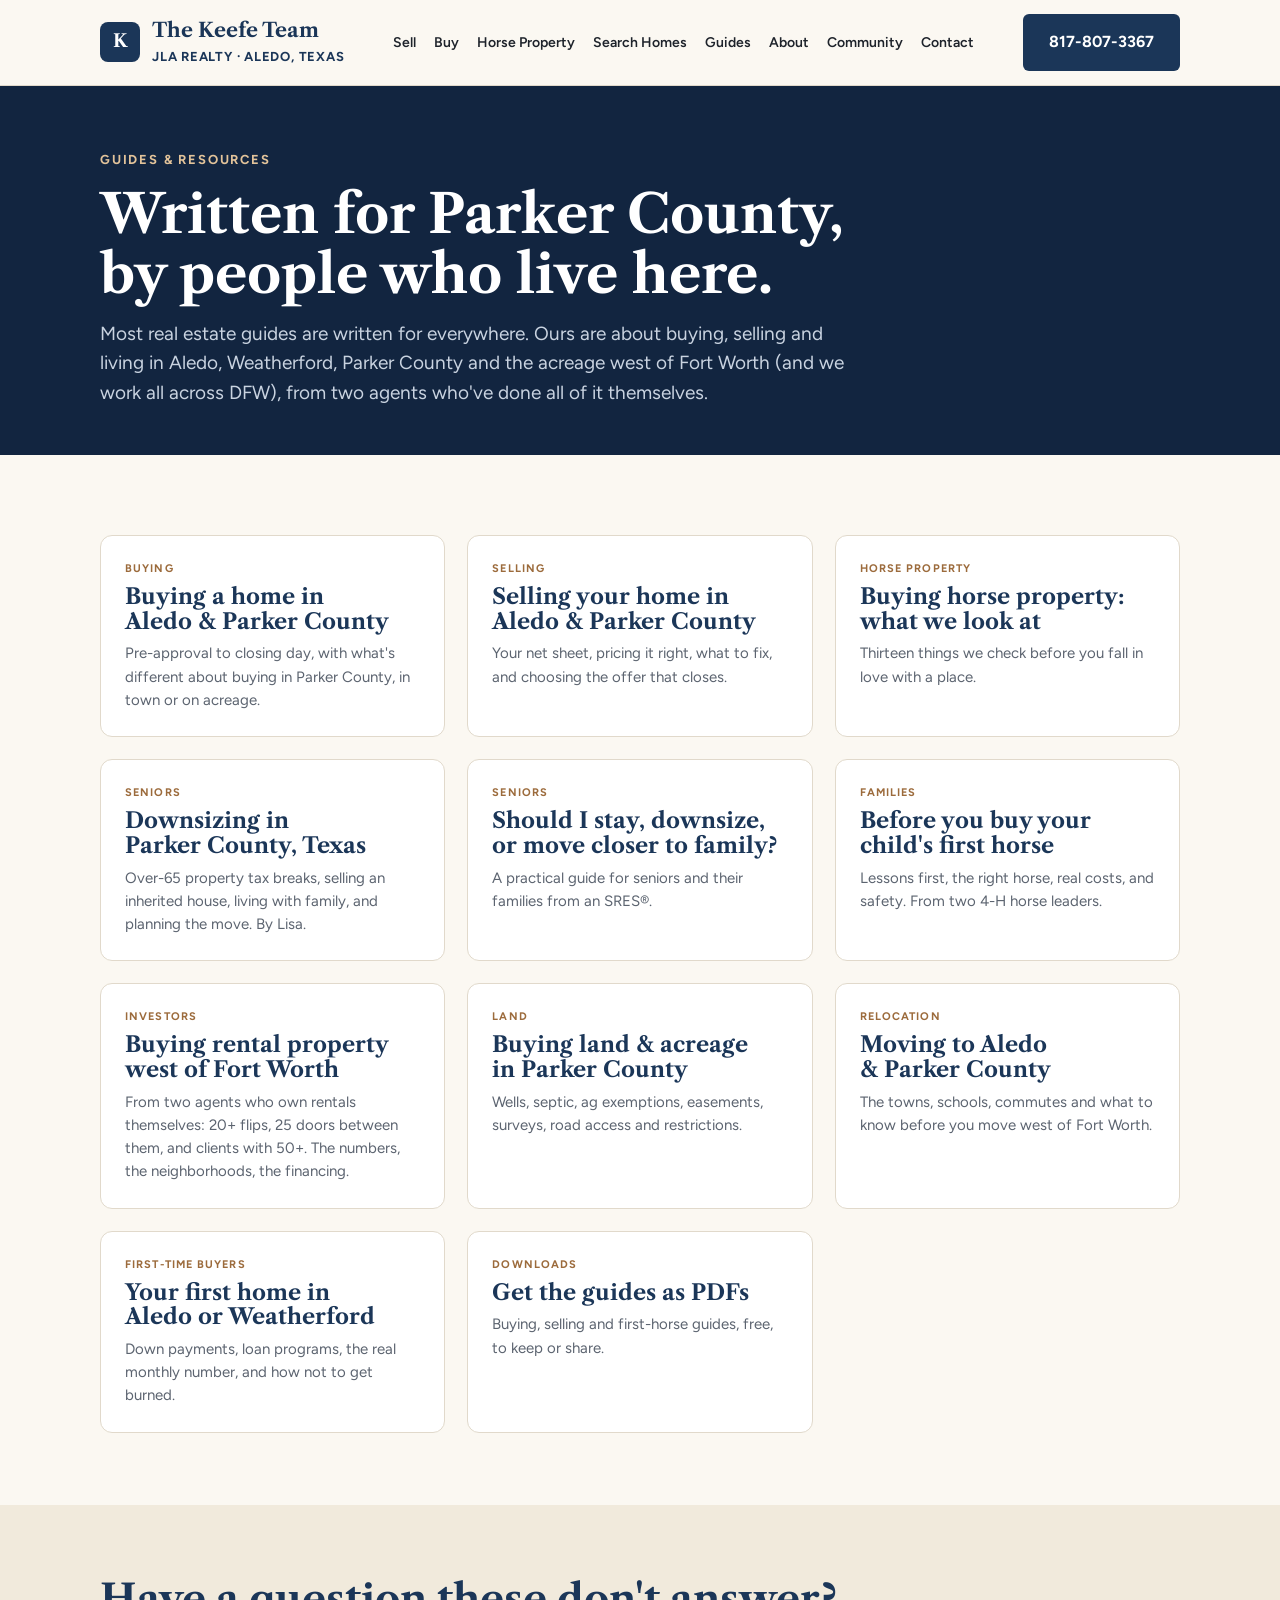
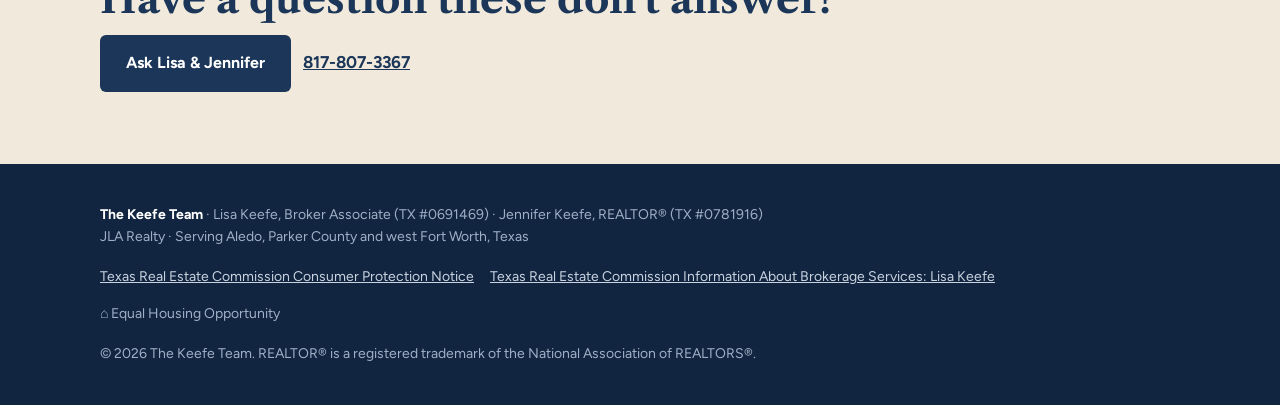
<file: resources.html>
<!doctype html>
<html lang="en">
<head>
<meta charset="utf-8">
<!-- Google tag (gtag.js) -->
<script async src="https://www.googletagmanager.com/gtag/js?id=G-CBQDJ9P7MZ"></script>
<script>window.dataLayer=window.dataLayer||[];function gtag(){dataLayer.push(arguments);}gtag('js',new Date());gtag('config','G-CBQDJ9P7MZ');</script>
<meta name="viewport" content="width=device-width, initial-scale=1, viewport-fit=cover">
<title>Guides & Resources | The Keefe Team</title>
<meta name="description" content="Free, local guides from Lisa and Jennifer Keefe: buying and selling in Aledo and Parker County, horse property, seniors and downsizing, and your child's first horse.">
<meta property="og:type" content="website">
<meta property="og:site_name" content="The Keefe Team">
<meta property="og:title" content="Guides & Resources | The Keefe Team">
<meta property="og:description" content="Free, local real estate guides for Aledo and Parker County.">
<meta property="og:image" content="https://keefeteamrealty.com/img/og-keefe-team.jpg">
<meta property="og:image:width" content="1200">
<meta property="og:image:height" content="630">
<meta name="twitter:card" content="summary_large_image">
<link rel="canonical" href="https://keefeteamrealty.com/resources">
<link rel="preconnect" href="https://fonts.googleapis.com">
<link rel="stylesheet" href="https://fonts.googleapis.com/css2?family=Libre+Caslon+Text:ital,wght@0,400;0,700;1,400&family=Figtree:wght@400;500;600;700&display=swap">
<link rel="stylesheet" href="/site.css">
<style>
.tips{display:grid;gap:28px;max-width:760px}
.tip{background:var(--white);border:1px solid var(--line);border-radius:12px;padding:28px 30px;display:grid;gap:12px}
.tip h3{color:var(--navy);font-size:24px}
.tip p{color:var(--ink)}
.tip .callout{margin-top:6px;background:var(--cream);border-left:4px solid var(--leather);padding:12px 16px;border-radius:0 8px 8px 0;font-weight:600}
.tip .callout b{color:var(--leather)}
.page-hero{background:var(--navy-deep);color:#fff}
.page-hero .in{padding-block:64px 48px;display:grid;gap:14px}
.page-hero h1{color:#fff;font-size:clamp(34px,5vw,54px)}
.page-hero p{color:#C9D3E0;font-size:19px;max-width:62ch}
.toc{display:flex;flex-wrap:wrap;gap:8px;margin-top:8px}
.toc a{font-size:14px;color:#E2C39A;text-decoration:none;border:1px solid rgba(255,255,255,.25);padding:6px 12px;border-radius:999px}
.guides{display:grid;gap:24px}
.guide{background:var(--white);border:1px solid var(--line);border-radius:12px;padding:28px;display:grid;gap:10px;align-content:start}
.guide .tag{font-size:12px;font-weight:700;letter-spacing:.1em;text-transform:uppercase;color:var(--leather)}
.guide p{color:var(--muted)}
.dl{display:grid;gap:12px}
.dl a{display:block;background:var(--cream);border:1px solid var(--line);padding:14px 18px;border-radius:8px;text-decoration:none;font-weight:700;color:var(--navy)}
#guidegrid{display:grid;grid-template-columns:1fr 1fr;gap:40px;align-items:start}
@media (max-width:860px){#guidegrid{grid-template-columns:1fr}}
.res{display:grid;grid-template-columns:repeat(auto-fit,minmax(280px,1fr));gap:22px;margin-top:8px}.res a.card{display:grid;gap:8px;background:var(--white);border:1px solid var(--line);border-radius:12px;padding:24px;text-decoration:none;color:var(--ink);align-content:start}.res a.card:hover{border-color:var(--leather)}.res .k{font-size:11px;font-weight:700;letter-spacing:.1em;text-transform:uppercase;color:var(--leather)}.res h3{color:var(--navy)}.res p{color:var(--muted);font-size:15px}.res .soon{opacity:.6}.res .soon h3:after{content:" · coming soon";font-family:var(--body);font-size:12px;color:var(--leather)}</style>
</head>
<body>
<nav>
  <div class="in">
    <a class="brand" href="/"><span class="mark">K</span><span><b>The Keefe Team</b><small>JLA Realty · Aledo, Texas</small></span></a>
    <ul>
      <li><a href="/#sell">Sell</a></li><li><a href="/#buy">Buy</a></li><li><a href="/horse-property">Horse Property</a></li><li><a href="https://lisakeefe.realtor" target="_blank" rel="noopener">Search Homes</a></li><li><a href="/resources">Guides</a></li><li><a href="/#about">About</a></li><li><a href="/#community">Community</a></li><li><a href="/#contact">Contact</a></li>
    </ul>
    <a class="btn navy call" href="tel:8178073367">817-807-3367</a>
  </div>
</nav>
<header class="page-hero"><div class="in"><div class="eyebrow" style="color:#E2C39A">Guides &amp; resources</div><h1>Written for Parker County, by people who live here.</h1><p>Most real estate guides are written for everywhere. Ours are about buying, selling and living in Aledo, Weatherford, Parker County and the acreage west of Fort Worth (and we work all across DFW), from two agents who've done all of it themselves.</p></div></header>
<section class="band"><div class="in"><div class="res"><a class="card" href="/buying"><span class="k">Buying</span><h3>Buying a home in Aledo &amp; Parker County</h3><p>Pre-approval to closing day, with what&#x27;s different about buying in Parker County, in town or on acreage.</p></a><a class="card" href="/selling"><span class="k">Selling</span><h3>Selling your home in Aledo &amp; Parker County</h3><p>Your net sheet, pricing it right, what to fix, and choosing the offer that closes.</p></a><a class="card" href="/horse-property"><span class="k">Horse property</span><h3>Buying horse property: what we look at</h3><p>Thirteen things we check before you fall in love with a place.</p></a><a class="card" href="/parker-county-downsizing-guide"><span class="k">Seniors</span><h3>Downsizing in Parker County, Texas</h3><p>Over-65 property tax breaks, selling an inherited house, living with family, and planning the move. By Lisa.</p></a><a class="card" href="/seniors"><span class="k">Seniors</span><h3>Should I stay, downsize, or move closer to family?</h3><p>A practical guide for seniors and their families from an SRES®.</p></a><a class="card" href="/first-horse"><span class="k">Families</span><h3>Before you buy your child&#x27;s first horse</h3><p>Lessons first, the right horse, real costs, and safety. From two 4-H horse leaders.</p></a><a class="card" href="/investors"><span class="k">Investors</span><h3>Buying rental property west of Fort Worth</h3><p>From two agents who own rentals themselves: 20+ flips, 25 doors between them, and clients with 50+. The numbers, the neighborhoods, the financing.</p></a><a class="card" href="/land-acreage"><span class="k">Land</span><h3>Buying land &amp; acreage in Parker County</h3><p>Wells, septic, ag exemptions, easements, surveys, road access and restrictions.</p></a><a class="card" href="/moving-to-aledo"><span class="k">Relocation</span><h3>Moving to Aledo &amp; Parker County</h3><p>The towns, schools, commutes and what to know before you move west of Fort Worth.</p></a><a class="card" href="/first-time-buyers"><span class="k">First-time buyers</span><h3>Your first home in Aledo or Weatherford</h3><p>Down payments, loan programs, the real monthly number, and how not to get burned.</p></a><a class="card" href="/guides"><span class="k">Downloads</span><h3>Get the guides as PDFs</h3><p>Buying, selling and first-horse guides, free, to keep or share.</p></a></div>
</div></section>
<section class="band" style="background:var(--cream)"><div class="in" style="display:grid;gap:14px"><h2 style="color:var(--navy)">Have a question these don't answer?</h2><p><a class="btn navy" href="/#contact">Ask Lisa &amp; Jennifer</a> &nbsp; <a href="tel:8178073367" style="font-weight:700">817-807-3367</a></p></div></section>
<footer>
  <div class="in">
    <div><b style="color:#fff">The Keefe Team</b> · Lisa Keefe, Broker Associate (TX #0691469) · Jennifer Keefe, REALTOR® (TX #0781916)<br>JLA Realty · Serving Aledo, Parker County and west Fort Worth, Texas</div>
    <div class="legal">
      <a href="https://www.trec.texas.gov/sites/default/files/pdf-forms/CN%201-5.pdf" target="_blank" rel="noopener">Texas Real Estate Commission Consumer Protection Notice</a>
      <a href="/iabs-consumer-protection-notice.pdf" target="_blank" rel="noopener">Texas Real Estate Commission Information About Brokerage Services: Lisa Keefe</a>
      <span class="eho">⌂ Equal Housing Opportunity</span>
    </div>
    <div>© 2026 The Keefe Team. REALTOR® is a registered trademark of the National Association of REALTORS®.</div>
  </div>
</footer>
</body>
</html>
</file>
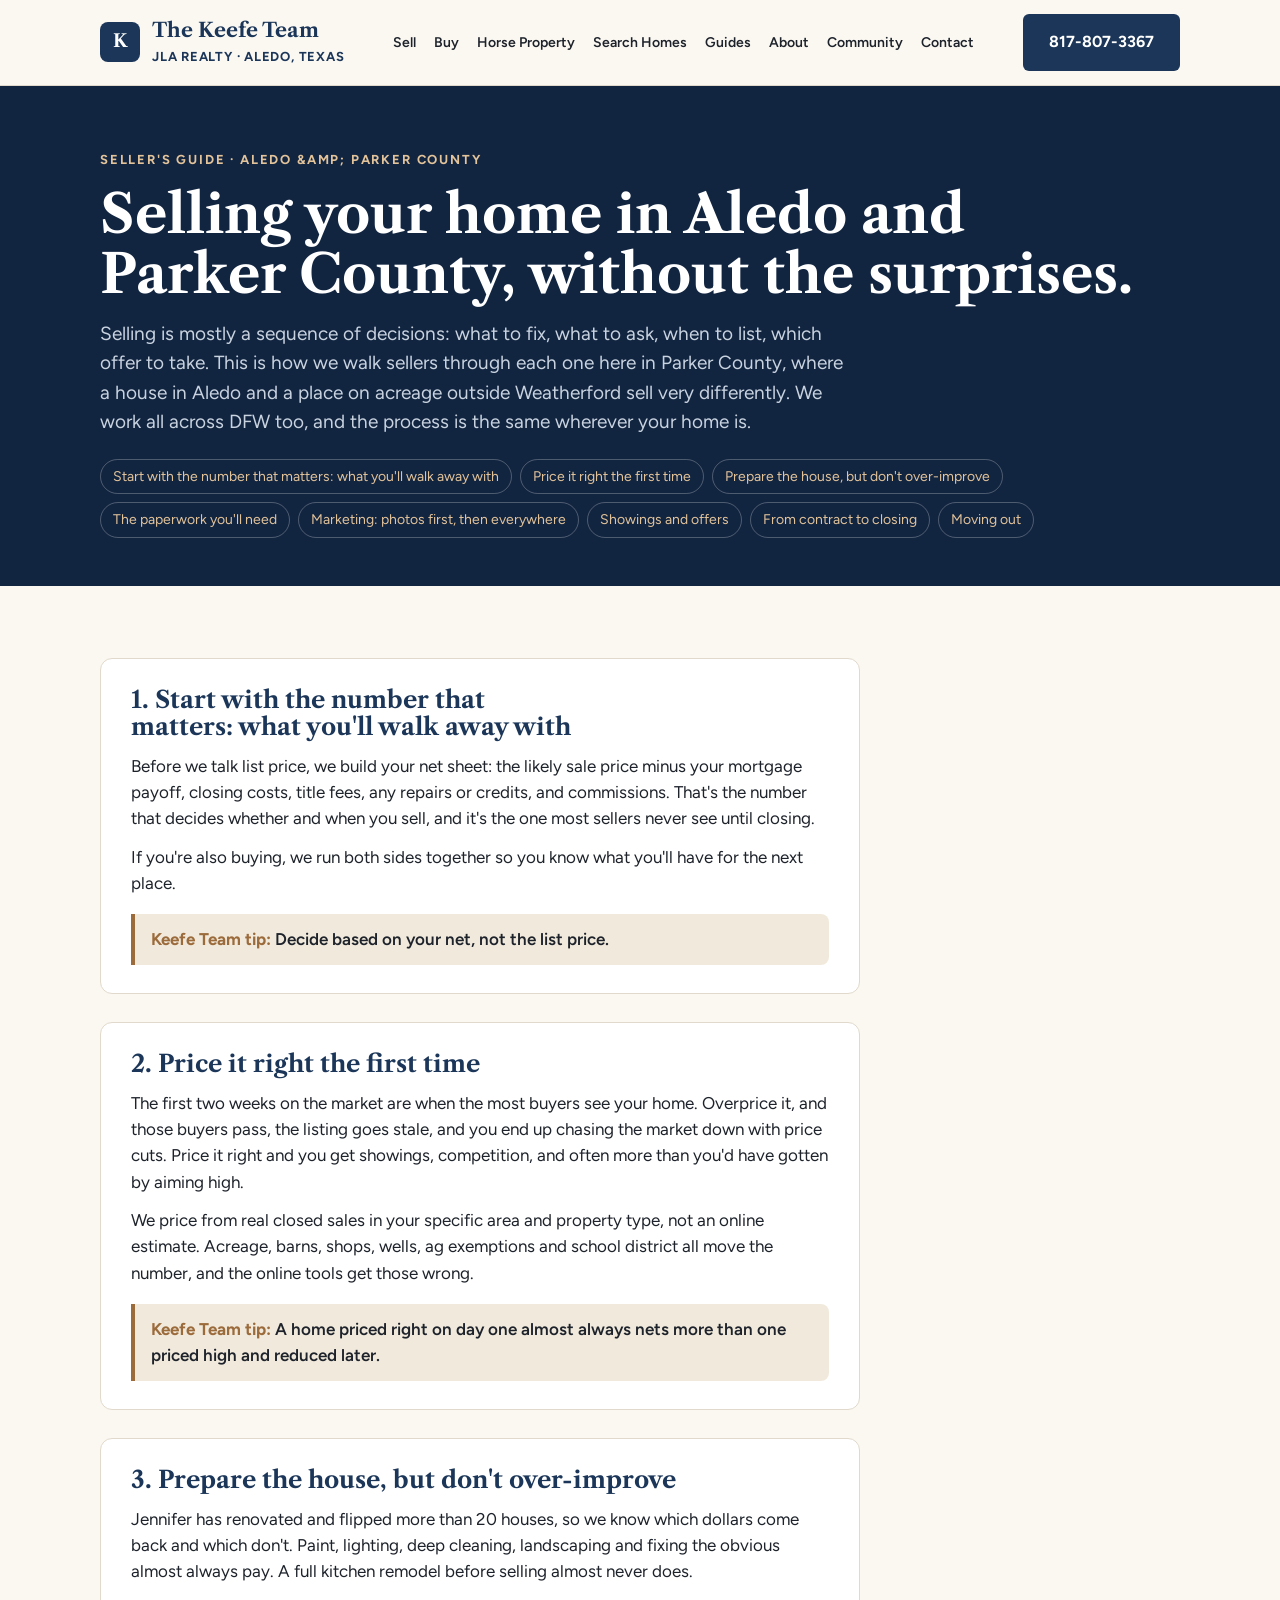
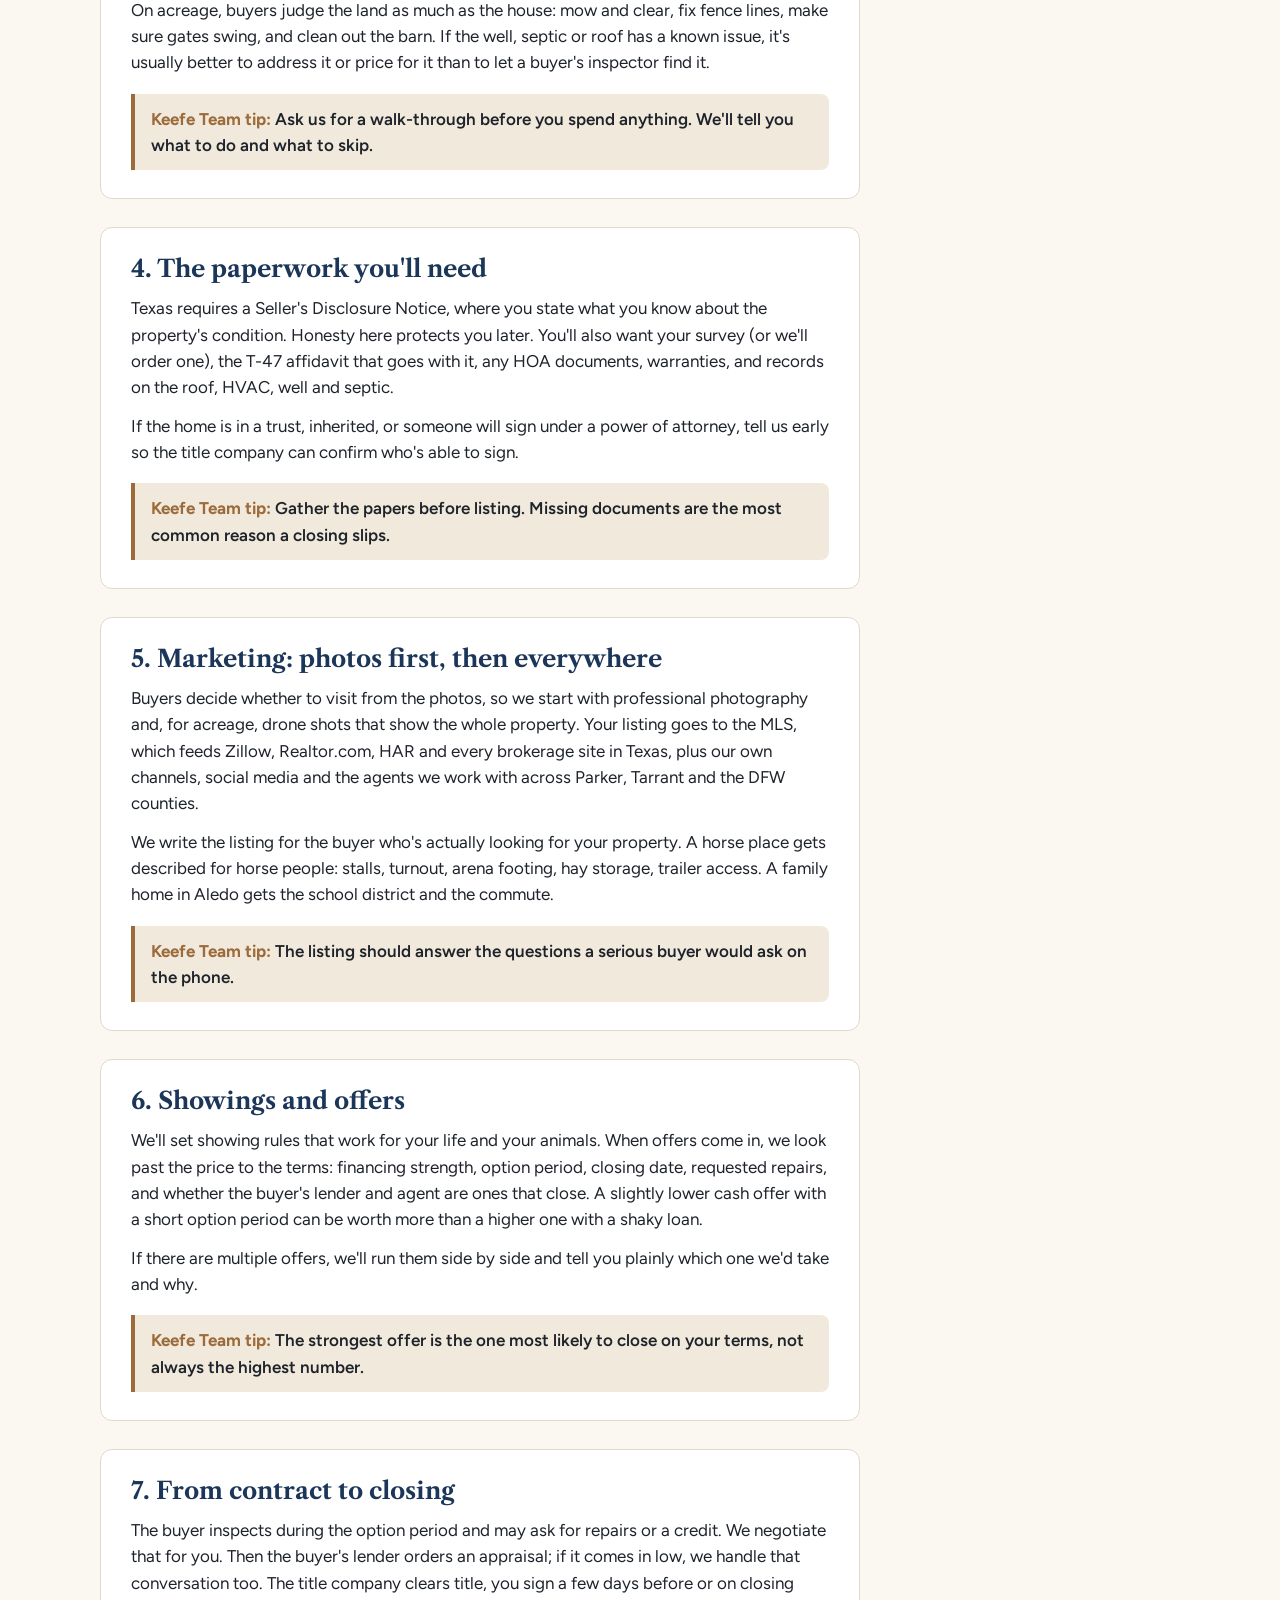
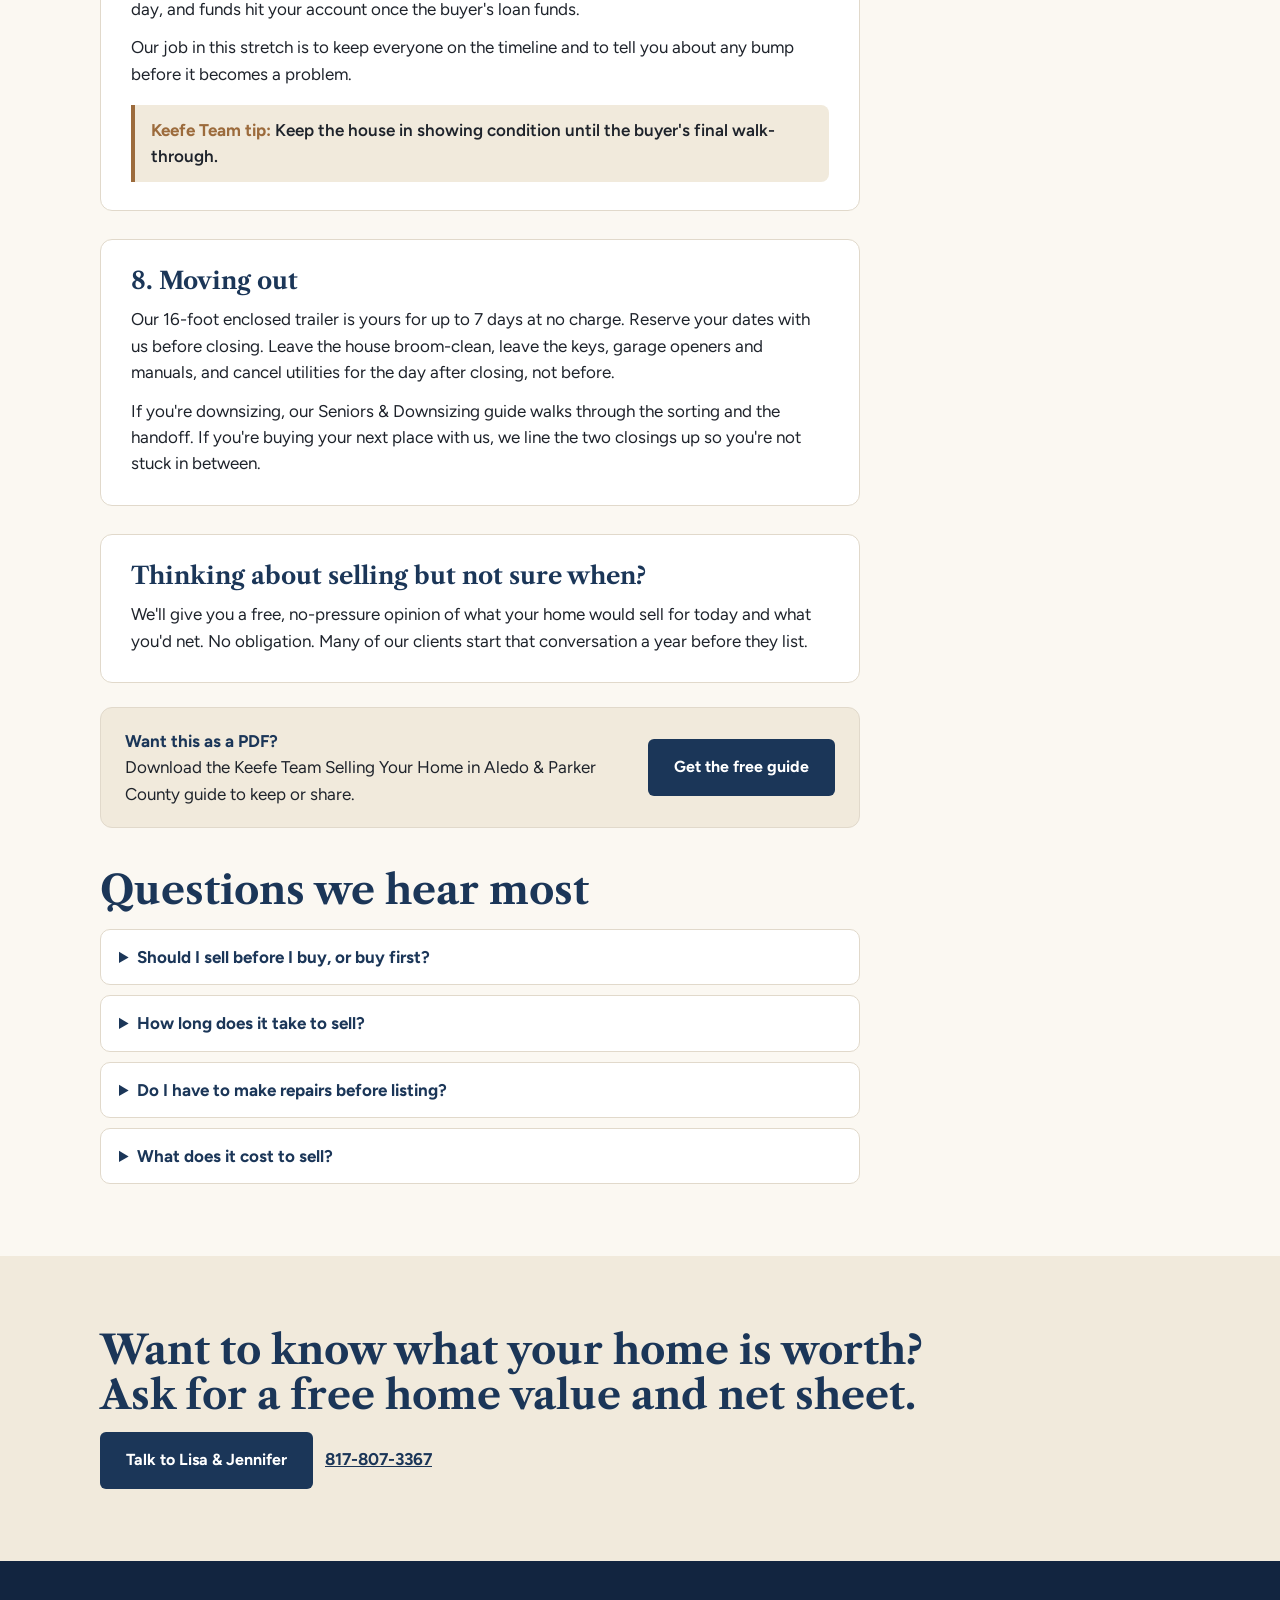
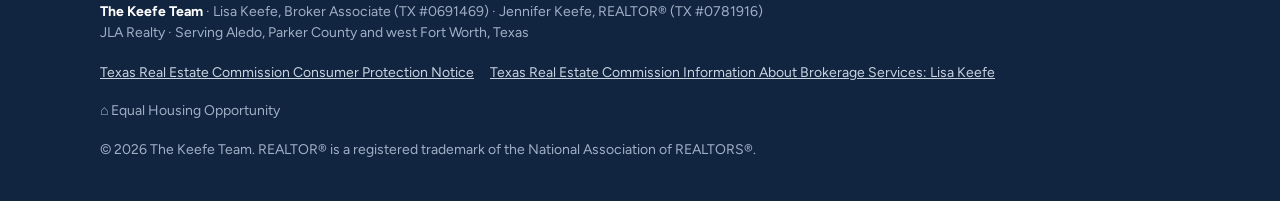
<file: selling.html>
<!doctype html>
<html lang="en">
<head>
<meta charset="utf-8">
<!-- Google tag (gtag.js) -->
<script async src="https://www.googletagmanager.com/gtag/js?id=G-CBQDJ9P7MZ"></script>
<script>window.dataLayer=window.dataLayer||[];function gtag(){dataLayer.push(arguments);}gtag('js',new Date());gtag('config','G-CBQDJ9P7MZ');</script>
<meta name="viewport" content="width=device-width, initial-scale=1, viewport-fit=cover">
<title>Selling Your Home in Aledo & Parker County | The Keefe Team</title>
<meta name="description" content="How to sell a home in Aledo, Willow Park, Weatherford and Parker County, Texas, from two agents who also work across DFW: pricing, preparation, marketing, offers and closing. From Lisa and Jennifer Keefe, JLA Realty.">
<meta property="og:type" content="website">
<meta property="og:site_name" content="The Keefe Team">
<meta property="og:title" content="Selling Your Home in Aledo &amp; Parker County | The Keefe Team">
<meta property="og:description" content="How to sell a home in Aledo, Willow Park, Weatherford and Parker County, Texas, from two agents who also work across DFW: pricing, preparation, market">
<meta property="og:image" content="https://keefeteamrealty.com/img/og-keefe-team.jpg">
<meta property="og:image:width" content="1200">
<meta property="og:image:height" content="630">
<meta name="twitter:card" content="summary_large_image">
<link rel="canonical" href="https://keefeteamrealty.com/selling">
<link rel="preconnect" href="https://fonts.googleapis.com">
<link rel="stylesheet" href="https://fonts.googleapis.com/css2?family=Libre+Caslon+Text:ital,wght@0,400;0,700;1,400&family=Figtree:wght@400;500;600;700&display=swap">
<link rel="stylesheet" href="/site.css">
<style>
.tips{display:grid;gap:28px;max-width:760px}
.tip{background:var(--white);border:1px solid var(--line);border-radius:12px;padding:28px 30px;display:grid;gap:12px}
.tip h3{color:var(--navy);font-size:24px}
.tip p{color:var(--ink)}
.tip .callout{margin-top:6px;background:var(--cream);border-left:4px solid var(--leather);padding:12px 16px;border-radius:0 8px 8px 0;font-weight:600}
.tip .callout b{color:var(--leather)}
.page-hero{background:var(--navy-deep);color:#fff}
.page-hero .in{padding-block:64px 48px;display:grid;gap:14px}
.page-hero h1{color:#fff;font-size:clamp(34px,5vw,54px)}
.page-hero p{color:#C9D3E0;font-size:19px;max-width:62ch}
.toc{display:flex;flex-wrap:wrap;gap:8px;margin-top:8px}
.toc a{font-size:14px;color:#E2C39A;text-decoration:none;border:1px solid rgba(255,255,255,.25);padding:6px 12px;border-radius:999px}
.guides{display:grid;gap:24px}
.guide{background:var(--white);border:1px solid var(--line);border-radius:12px;padding:28px;display:grid;gap:10px;align-content:start}
.guide .tag{font-size:12px;font-weight:700;letter-spacing:.1em;text-transform:uppercase;color:var(--leather)}
.guide p{color:var(--muted)}
.dl{display:grid;gap:12px}
.dl a{display:block;background:var(--cream);border:1px solid var(--line);padding:14px 18px;border-radius:8px;text-decoration:none;font-weight:700;color:var(--navy)}
#guidegrid{display:grid;grid-template-columns:1fr 1fr;gap:40px;align-items:start}
@media (max-width:860px){#guidegrid{grid-template-columns:1fr}}
.faq{display:grid;gap:10px;max-width:760px}.faq details{background:var(--white);border:1px solid var(--line);border-radius:10px;padding:14px 18px}.faq summary{font-weight:700;color:var(--navy);cursor:pointer}.faq p{margin-top:8px;color:var(--ink)}.dlbox{background:var(--cream);border:1px solid var(--line);border-radius:12px;padding:20px 24px;max-width:760px;display:flex;gap:16px;align-items:center;flex-wrap:wrap;margin-top:24px}.dlbox b{color:var(--navy)}</style>
</head>
<body>
<nav>
  <div class="in">
    <a class="brand" href="/"><span class="mark">K</span><span><b>The Keefe Team</b><small>JLA Realty · Aledo, Texas</small></span></a>
    <ul>
      <li><a href="/#sell">Sell</a></li><li><a href="/#buy">Buy</a></li><li><a href="/horse-property">Horse Property</a></li><li><a href="https://lisakeefe.realtor" target="_blank" rel="noopener">Search Homes</a></li><li><a href="/resources">Guides</a></li><li><a href="/#about">About</a></li><li><a href="/#community">Community</a></li><li><a href="/#contact">Contact</a></li>
    </ul>
    <a class="btn navy call" href="tel:8178073367">817-807-3367</a>
  </div>
</nav>
<header class="page-hero">
  <div class="in">
    <div class="eyebrow" style="color:#E2C39A">Seller&#x27;s guide · Aledo &amp;amp; Parker County</div>
    <h1>Selling your home in Aledo and Parker County, without the surprises.</h1>
    <p>Selling is mostly a sequence of decisions: what to fix, what to ask, when to list, which offer to take. This is how we walk sellers through each one here in Parker County, where a house in Aledo and a place on acreage outside Weatherford sell very differently. We work all across DFW too, and the process is the same wherever your home is.</p>
    <div class="toc"><a href="#s0">Start with the number that matters: what you&#x27;ll walk away with</a><a href="#s1">Price it right the first time</a><a href="#s2">Prepare the house, but don&#x27;t over-improve</a><a href="#s3">The paperwork you&#x27;ll need</a><a href="#s4">Marketing: photos first, then everywhere</a><a href="#s5">Showings and offers</a><a href="#s6">From contract to closing</a><a href="#s7">Moving out</a></div>
  </div>
</header>
<section class="band">
  <div class="in">
    <div class="tips">
<article class="tip" id="s0"><h3>1. Start with the number that matters: what you&#x27;ll walk away with</h3><p>Before we talk list price, we build your net sheet: the likely sale price minus your mortgage payoff, closing costs, title fees, any repairs or credits, and commissions. That&#x27;s the number that decides whether and when you sell, and it&#x27;s the one most sellers never see until closing.</p><p>If you&#x27;re also buying, we run both sides together so you know what you&#x27;ll have for the next place.</p><div class="callout"><b>Keefe Team tip:</b> Decide based on your net, not the list price.</div></article>
<article class="tip" id="s1"><h3>2. Price it right the first time</h3><p>The first two weeks on the market are when the most buyers see your home. Overprice it, and those buyers pass, the listing goes stale, and you end up chasing the market down with price cuts. Price it right and you get showings, competition, and often more than you&#x27;d have gotten by aiming high.</p><p>We price from real closed sales in your specific area and property type, not an online estimate. Acreage, barns, shops, wells, ag exemptions and school district all move the number, and the online tools get those wrong.</p><div class="callout"><b>Keefe Team tip:</b> A home priced right on day one almost always nets more than one priced high and reduced later.</div></article>
<article class="tip" id="s2"><h3>3. Prepare the house, but don&#x27;t over-improve</h3><p>Jennifer has renovated and flipped more than 20 houses, so we know which dollars come back and which don&#x27;t. Paint, lighting, deep cleaning, landscaping and fixing the obvious almost always pay. A full kitchen remodel before selling almost never does.</p><p>On acreage, buyers judge the land as much as the house: mow and clear, fix fence lines, make sure gates swing, and clean out the barn. If the well, septic or roof has a known issue, it&#x27;s usually better to address it or price for it than to let a buyer&#x27;s inspector find it.</p><div class="callout"><b>Keefe Team tip:</b> Ask us for a walk-through before you spend anything. We&#x27;ll tell you what to do and what to skip.</div></article>
<article class="tip" id="s3"><h3>4. The paperwork you&#x27;ll need</h3><p>Texas requires a Seller&#x27;s Disclosure Notice, where you state what you know about the property&#x27;s condition. Honesty here protects you later. You&#x27;ll also want your survey (or we&#x27;ll order one), the T-47 affidavit that goes with it, any HOA documents, warranties, and records on the roof, HVAC, well and septic.</p><p>If the home is in a trust, inherited, or someone will sign under a power of attorney, tell us early so the title company can confirm who&#x27;s able to sign.</p><div class="callout"><b>Keefe Team tip:</b> Gather the papers before listing. Missing documents are the most common reason a closing slips.</div></article>
<article class="tip" id="s4"><h3>5. Marketing: photos first, then everywhere</h3><p>Buyers decide whether to visit from the photos, so we start with professional photography and, for acreage, drone shots that show the whole property. Your listing goes to the MLS, which feeds Zillow, Realtor.com, HAR and every brokerage site in Texas, plus our own channels, social media and the agents we work with across Parker, Tarrant and the DFW counties.</p><p>We write the listing for the buyer who&#x27;s actually looking for your property. A horse place gets described for horse people: stalls, turnout, arena footing, hay storage, trailer access. A family home in Aledo gets the school district and the commute.</p><div class="callout"><b>Keefe Team tip:</b> The listing should answer the questions a serious buyer would ask on the phone.</div></article>
<article class="tip" id="s5"><h3>6. Showings and offers</h3><p>We&#x27;ll set showing rules that work for your life and your animals. When offers come in, we look past the price to the terms: financing strength, option period, closing date, requested repairs, and whether the buyer&#x27;s lender and agent are ones that close. A slightly lower cash offer with a short option period can be worth more than a higher one with a shaky loan.</p><p>If there are multiple offers, we&#x27;ll run them side by side and tell you plainly which one we&#x27;d take and why.</p><div class="callout"><b>Keefe Team tip:</b> The strongest offer is the one most likely to close on your terms, not always the highest number.</div></article>
<article class="tip" id="s6"><h3>7. From contract to closing</h3><p>The buyer inspects during the option period and may ask for repairs or a credit. We negotiate that for you. Then the buyer&#x27;s lender orders an appraisal; if it comes in low, we handle that conversation too. The title company clears title, you sign a few days before or on closing day, and funds hit your account once the buyer&#x27;s loan funds.</p><p>Our job in this stretch is to keep everyone on the timeline and to tell you about any bump before it becomes a problem.</p><div class="callout"><b>Keefe Team tip:</b> Keep the house in showing condition until the buyer&#x27;s final walk-through.</div></article>
<article class="tip" id="s7"><h3>8. Moving out</h3><p>Our 16-foot enclosed trailer is yours for up to 7 days at no charge. Reserve your dates with us before closing. Leave the house broom-clean, leave the keys, garage openers and manuals, and cancel utilities for the day after closing, not before.</p><p>If you&#x27;re downsizing, our Seniors &amp; Downsizing guide walks through the sorting and the handoff. If you&#x27;re buying your next place with us, we line the two closings up so you&#x27;re not stuck in between.</p></article>
<article class="tip" id="s8"><h3>Thinking about selling but not sure when?</h3><p>We&#x27;ll give you a free, no-pressure opinion of what your home would sell for today and what you&#x27;d net. No obligation. Many of our clients start that conversation a year before they list.</p></article>
    </div>
    <div class="dlbox"><div style="flex:1;min-width:220px"><b>Want this as a PDF?</b><br><span class="small">Download the Keefe Team Selling Your Home in Aledo &amp; Parker County guide to keep or share.</span></div><a class="btn navy" href="/guides">Get the free guide</a></div>
    <h2 style="margin-top:40px;color:var(--navy)">Questions we hear most</h2>
    <div class="faq" style="margin-top:16px"><details><summary>Should I sell before I buy, or buy first?</summary><p>It depends on your finances and the market. Many North Texas sellers list with a contingency or use a short leaseback to stay in the home a few weeks after closing. We&#x27;ll show you the options and the risks of each.</p></details><details><summary>How long does it take to sell?</summary><p>A well-priced home in Fort Worth, Aledo or Willow Park often goes under contract within a few weeks; acreage and unique properties can take longer because the buyer pool is smaller. From contract to closing is usually 30–45 days with financing, faster with cash.</p></details><details><summary>Do I have to make repairs before listing?</summary><p>No, but known issues either get fixed, priced for, or found by the buyer&#x27;s inspector. We&#x27;ll help you decide which is smartest for each item.</p></details><details><summary>What does it cost to sell?</summary><p>Commissions, title and closing costs, any repairs or credits, and sometimes a survey. We&#x27;ll put the whole picture in your net sheet before you decide.</p></details></div>
  </div>
</section>
<section class="band" style="background:var(--cream)">
  <div class="in" style="display:grid;gap:14px">
    <h2 style="color:var(--navy)">Want to know what your home is worth? Ask for a free home value and net sheet.</h2>
    <p><a class="btn navy" href="/#contact">Talk to Lisa &amp; Jennifer</a> &nbsp; <a href="tel:8178073367" style="font-weight:700">817-807-3367</a></p>
  </div>
</section>
<footer>
  <div class="in">
    <div><b style="color:#fff">The Keefe Team</b> · Lisa Keefe, Broker Associate (TX #0691469) · Jennifer Keefe, REALTOR® (TX #0781916)<br>JLA Realty · Serving Aledo, Parker County and west Fort Worth, Texas</div>
    <div class="legal">
      <a href="https://www.trec.texas.gov/sites/default/files/pdf-forms/CN%201-5.pdf" target="_blank" rel="noopener">Texas Real Estate Commission Consumer Protection Notice</a>
      <a href="/iabs-consumer-protection-notice.pdf" target="_blank" rel="noopener">Texas Real Estate Commission Information About Brokerage Services: Lisa Keefe</a>
      <span class="eho">⌂ Equal Housing Opportunity</span>
    </div>
    <div>© 2026 The Keefe Team. REALTOR® is a registered trademark of the National Association of REALTORS®.</div>
  </div>
</footer>
</body>
</html>
</file>
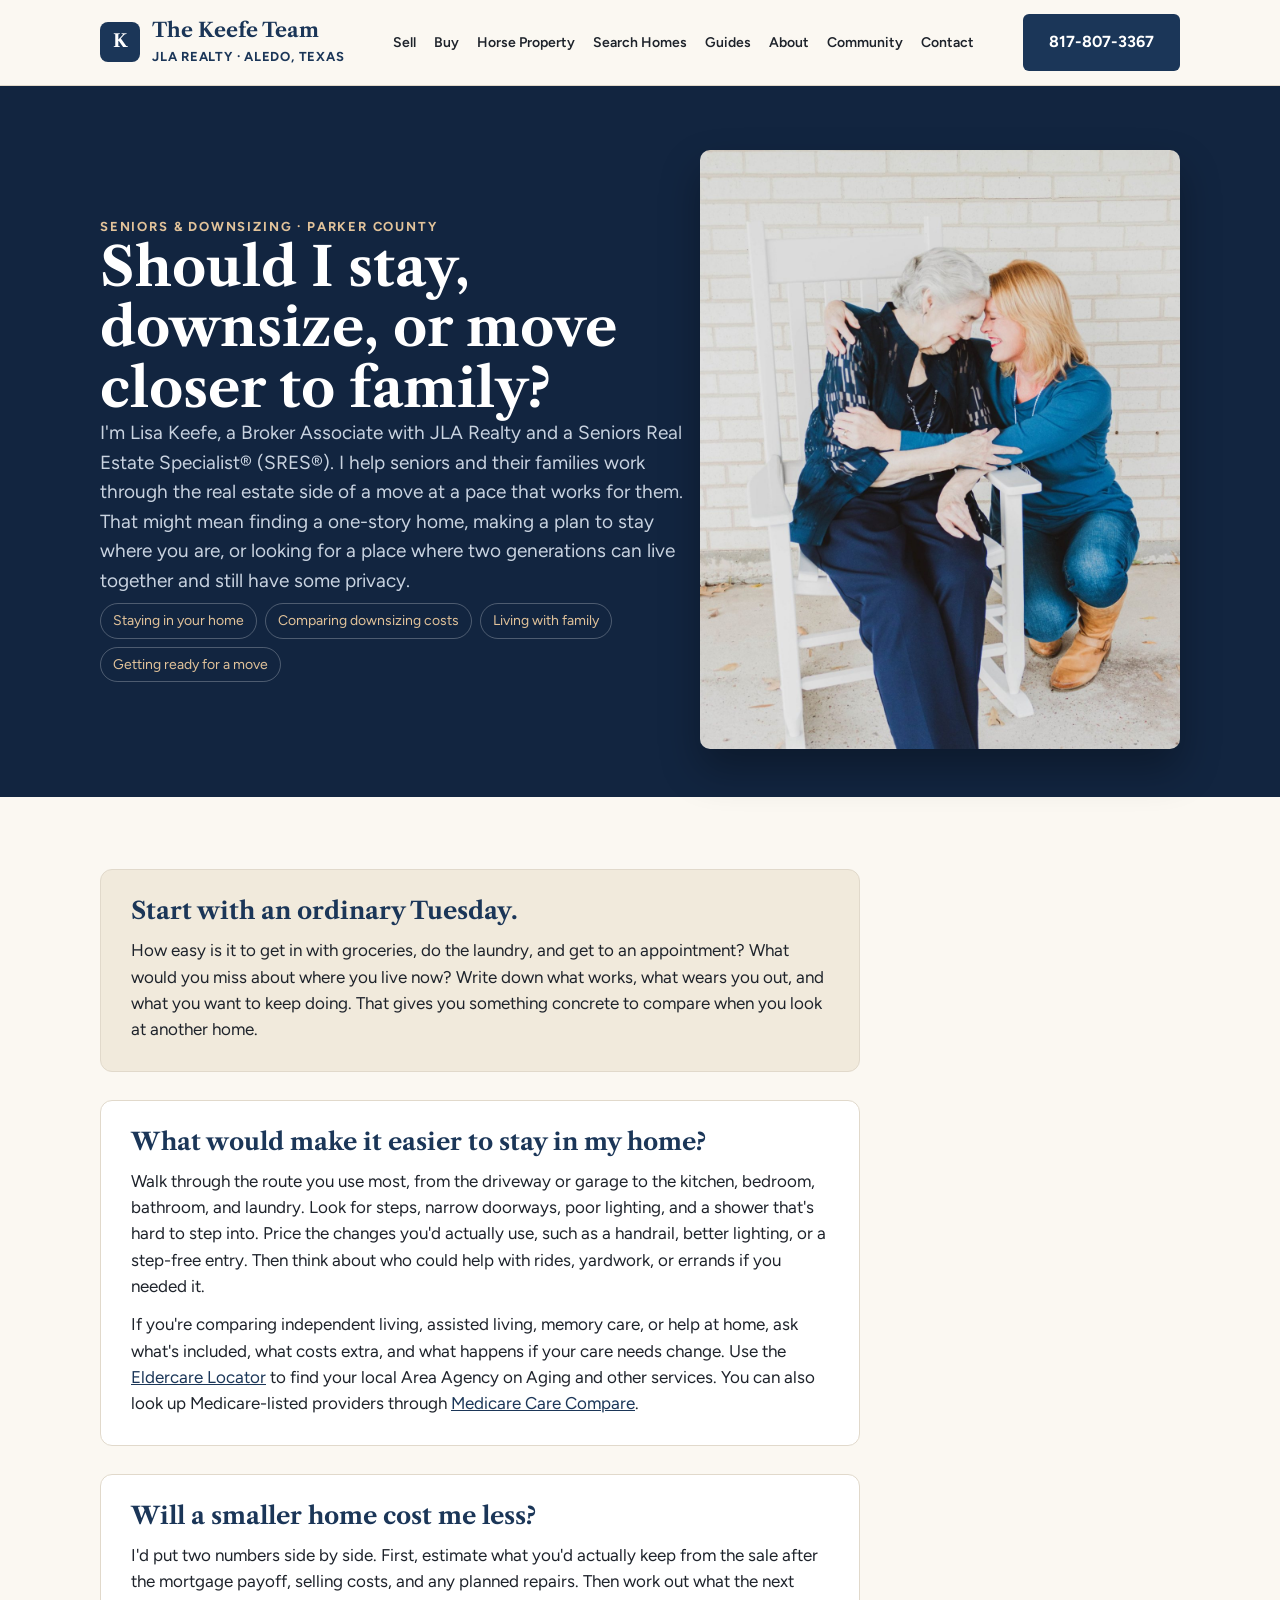
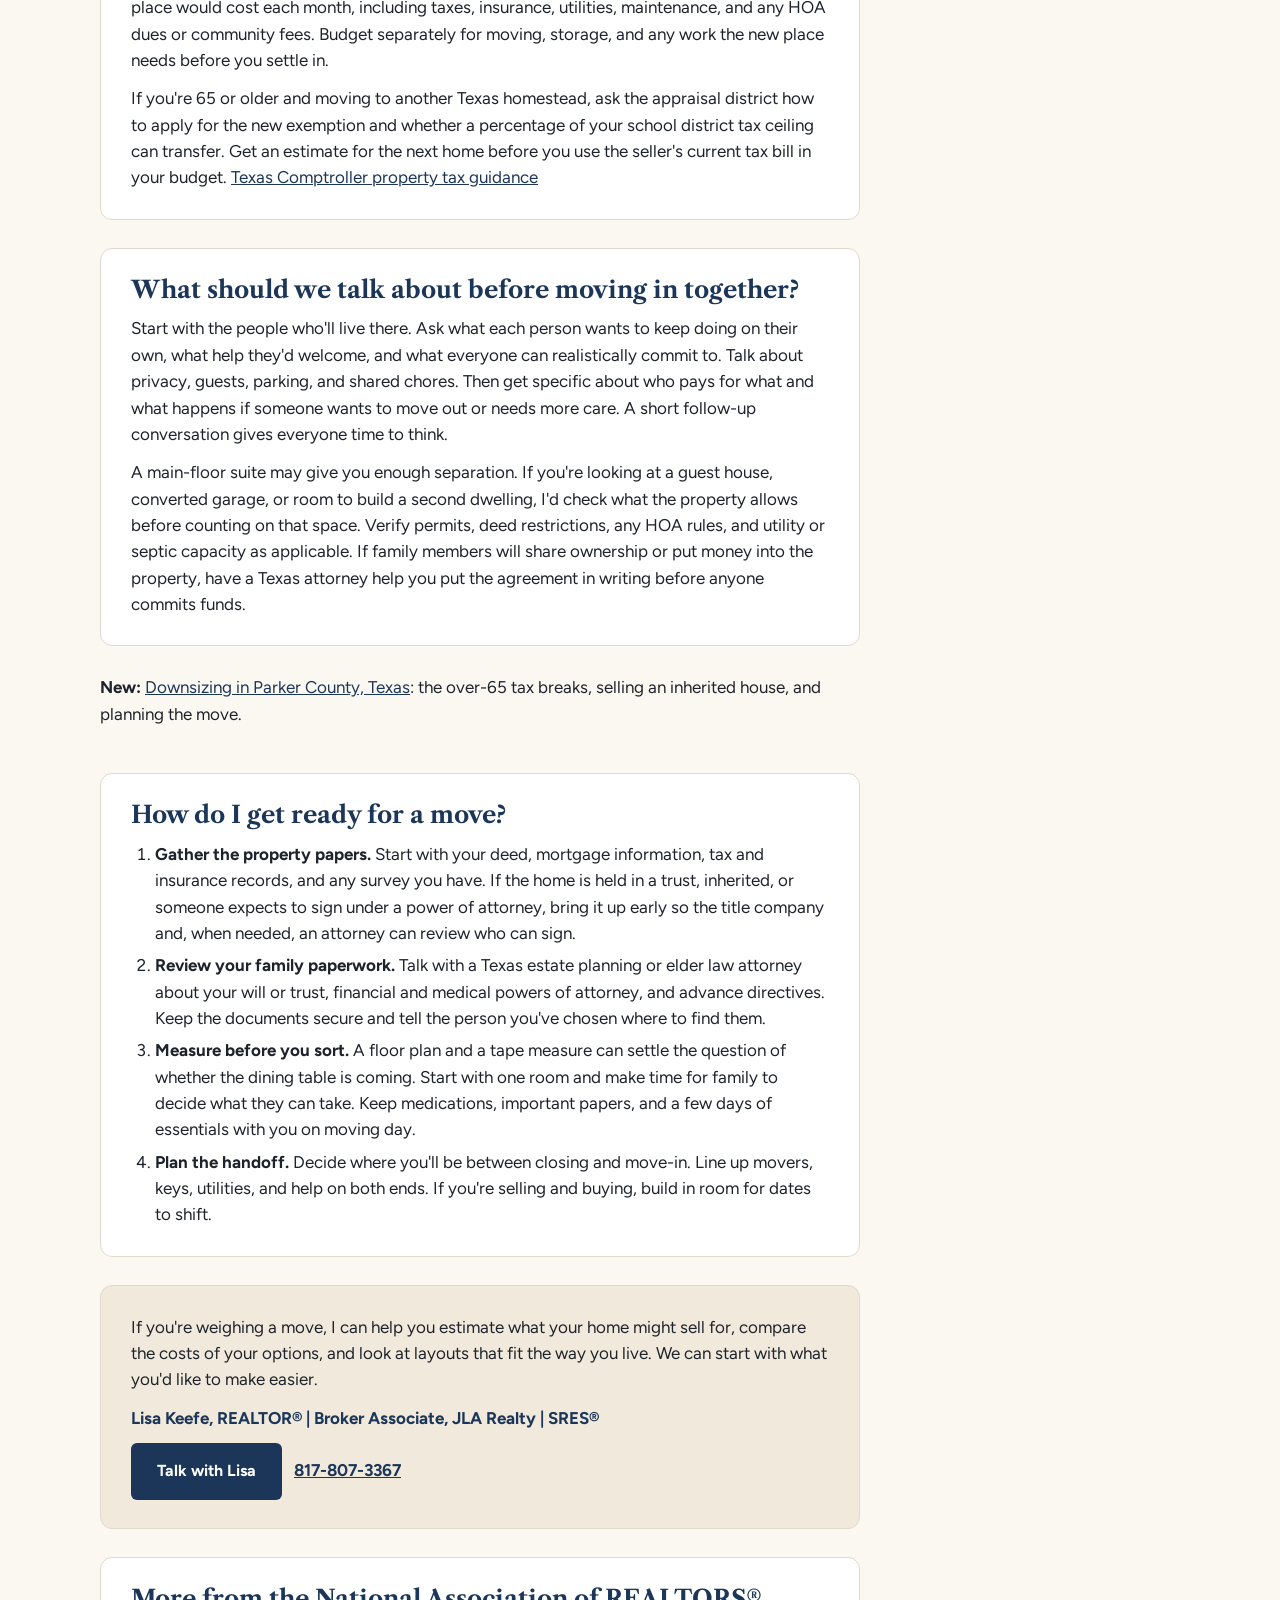
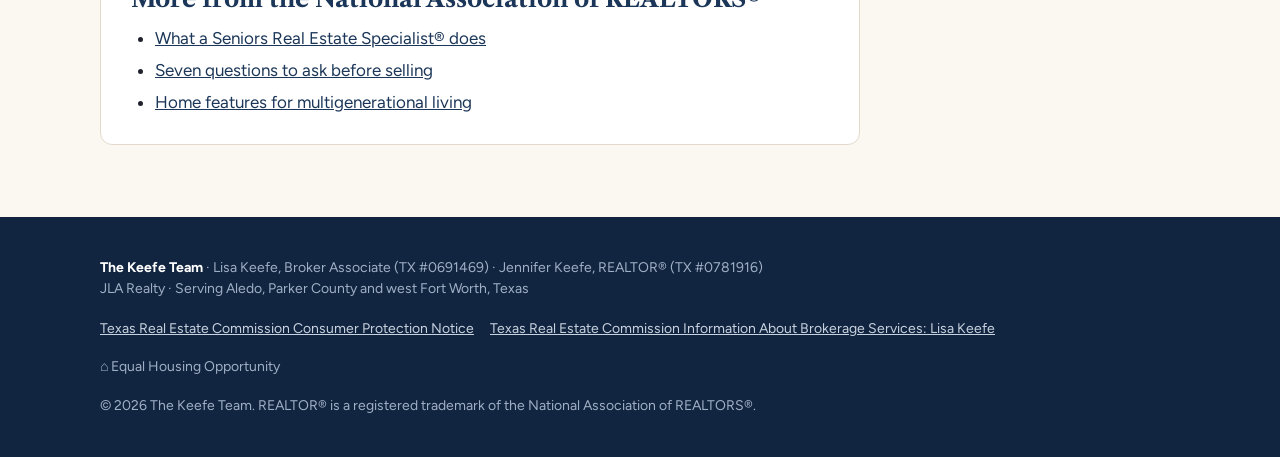
<file: seniors.html>
<!doctype html>
<html lang="en">
<head>
<meta charset="utf-8">
<!-- Google tag (gtag.js) -->
<script async src="https://www.googletagmanager.com/gtag/js?id=G-CBQDJ9P7MZ"></script>
<script>window.dataLayer=window.dataLayer||[];function gtag(){dataLayer.push(arguments);}gtag('js',new Date());gtag('config','G-CBQDJ9P7MZ');</script>
<meta name="viewport" content="width=device-width, initial-scale=1, viewport-fit=cover">
<title>Seniors & Downsizing Guide | The Keefe Team, Aledo TX</title>
<meta name="description" content="Should I stay, downsize, or move closer to family? A practical guide for seniors and their families from Lisa Keefe, Seniors Real Estate Specialist (SRES) with JLA Realty in Aledo, Texas.">
<meta property="og:type" content="website">
<meta property="og:site_name" content="The Keefe Team">
<meta property="og:title" content="Seniors & Downsizing Guide | The Keefe Team">
<meta property="og:description" content="Should I stay, downsize, or move closer to family? A practical guide from an SRES in Parker County.">
<meta property="og:image" content="https://keefeteamrealty.com/img/og-keefe-team.jpg">
<meta property="og:image:width" content="1200">
<meta property="og:image:height" content="630">
<meta name="twitter:card" content="summary_large_image">
<link rel="canonical" href="https://keefeteamrealty.com/seniors">
<link rel="preconnect" href="https://fonts.googleapis.com">
<link rel="stylesheet" href="https://fonts.googleapis.com/css2?family=Libre+Caslon+Text:ital,wght@0,400;0,700;1,400&family=Figtree:wght@400;500;600;700&display=swap">
<link rel="stylesheet" href="/site.css">
<style>
.tips{display:grid;gap:28px;max-width:760px}
.tip{background:var(--white);border:1px solid var(--line);border-radius:12px;padding:28px 30px;display:grid;gap:12px}
.tip h3{color:var(--navy);font-size:24px}
.tip p{color:var(--ink)}
.tip .callout{margin-top:6px;background:var(--cream);border-left:4px solid var(--leather);padding:12px 16px;border-radius:0 8px 8px 0;font-weight:600}
.tip .callout b{color:var(--leather)}
.page-hero{background:var(--navy-deep);color:#fff}
.page-hero .in{padding-block:64px 48px;display:grid;gap:14px}
.page-hero h1{color:#fff;font-size:clamp(34px,5vw,54px)}
.page-hero p{color:#C9D3E0;font-size:19px;max-width:62ch}
.toc{display:flex;flex-wrap:wrap;gap:8px;margin-top:8px}
.toc a{font-size:14px;color:#E2C39A;text-decoration:none;border:1px solid rgba(255,255,255,.25);padding:6px 12px;border-radius:999px}
.guides{display:grid;gap:24px}
.guide{background:var(--white);border:1px solid var(--line);border-radius:12px;padding:28px;display:grid;gap:10px;align-content:start}
.guide .tag{font-size:12px;font-weight:700;letter-spacing:.1em;text-transform:uppercase;color:var(--leather)}
.guide p{color:var(--muted)}
.dl{display:grid;gap:12px}
.dl a{display:block;background:var(--cream);border:1px solid var(--line);padding:14px 18px;border-radius:8px;text-decoration:none;font-weight:700;color:var(--navy)}
#guidegrid{display:grid;grid-template-columns:1fr 1fr;gap:40px;align-items:start}
@media (max-width:860px){#guidegrid{grid-template-columns:1fr}}
.tip ol,.tip ul{padding-left:18pt;margin:0;display:grid;gap:6px}.tip li{color:var(--ink)}.tip a{color:var(--navy)}.senior-hero{display:grid;grid-template-columns:1.1fr .9fr;gap:40px;align-items:center}.senior-hero img{width:100%;height:auto;border-radius:10px;aspect-ratio:4/3;object-fit:cover;box-shadow:0 20px 40px rgba(0,0,0,.3)}@media (max-width:860px){.senior-hero{grid-template-columns:1fr}}</style>
</head>
<body>
<nav>
  <div class="in">
    <a class="brand" href="/"><span class="mark">K</span><span><b>The Keefe Team</b><small>JLA Realty · Aledo, Texas</small></span></a>
    <ul>
      <li><a href="/#sell">Sell</a></li><li><a href="/#buy">Buy</a></li><li><a href="/horse-property">Horse Property</a></li><li><a href="https://lisakeefe.realtor" target="_blank" rel="noopener">Search Homes</a></li><li><a href="/resources">Guides</a></li><li><a href="/#about">About</a></li><li><a href="/#community">Community</a></li><li><a href="/#contact">Contact</a></li>
    </ul>
    <a class="btn navy call" href="tel:8178073367">817-807-3367</a>
  </div>
</nav>
<header class="page-hero">
  <div class="in senior-hero">
    <div>
      <div class="eyebrow" style="color:#E2C39A">Seniors &amp; downsizing · Parker County</div>
      <h1>Should I stay, downsize, or move closer to family?</h1>
      <p>I'm Lisa Keefe, a Broker Associate with JLA Realty and a Seniors Real Estate Specialist® (SRES®). I help seniors and their families work through the real estate side of a move at a pace that works for them. That might mean finding a one-story home, making a plan to stay where you are, or looking for a place where two generations can live together and still have some privacy.</p>
      <div class="toc"><a href="#stay">Staying in your home</a><a href="#cost">Comparing downsizing costs</a><a href="#family">Living with family</a><a href="#ready">Getting ready for a move</a></div>
    </div>
    <img src="/img/seniors-lisa.jpg" alt="Lisa Keefe sharing a quiet moment with a senior client on a porch rocking chair" width="1200" height="1500" style="width:100%;height:auto;border-radius:10px;aspect-ratio:4/5;object-fit:cover;box-shadow:0 20px 40px rgba(0,0,0,.3)">
  </div>
</header>
<section class="band">
  <div class="in">
    <div class="tips">
      <div class="tip" style="background:var(--cream)">
        <h3>Start with an ordinary Tuesday.</h3>
        <p>How easy is it to get in with groceries, do the laundry, and get to an appointment? What would you miss about where you live now? Write down what works, what wears you out, and what you want to keep doing. That gives you something concrete to compare when you look at another home.</p>
      </div>
      <article class="tip" id="stay">
        <h3>What would make it easier to stay in my home?</h3>
        <p>Walk through the route you use most, from the driveway or garage to the kitchen, bedroom, bathroom, and laundry. Look for steps, narrow doorways, poor lighting, and a shower that's hard to step into. Price the changes you'd actually use, such as a handrail, better lighting, or a step-free entry. Then think about who could help with rides, yardwork, or errands if you needed it.</p>
        <p>If you're comparing independent living, assisted living, memory care, or help at home, ask what's included, what costs extra, and what happens if your care needs change. Use the <a href="https://eldercare.acl.gov/home" target="_blank" rel="noopener">Eldercare Locator</a> to find your local Area Agency on Aging and other services. You can also look up Medicare-listed providers through <a href="https://www.medicare.gov/care-compare/" target="_blank" rel="noopener">Medicare Care Compare</a>.</p>
      </article>
      <article class="tip" id="cost">
        <h3>Will a smaller home cost me less?</h3>
        <p>I'd put two numbers side by side. First, estimate what you'd actually keep from the sale after the mortgage payoff, selling costs, and any planned repairs. Then work out what the next place would cost each month, including taxes, insurance, utilities, maintenance, and any HOA dues or community fees. Budget separately for moving, storage, and any work the new place needs before you settle in.</p>
        <p>If you're 65 or older and moving to another Texas homestead, ask the appraisal district how to apply for the new exemption and whether a percentage of your school district tax ceiling can transfer. Get an estimate for the next home before you use the seller's current tax bill in your budget. <a href="https://comptroller.texas.gov/taxes/property-tax/appraisal-tax-limitations.php" target="_blank" rel="noopener">Texas Comptroller property tax guidance</a></p>
      </article>
      <article class="tip" id="family">
        <h3>What should we talk about before moving in together?</h3>
        <p>Start with the people who'll live there. Ask what each person wants to keep doing on their own, what help they'd welcome, and what everyone can realistically commit to. Talk about privacy, guests, parking, and shared chores. Then get specific about who pays for what and what happens if someone wants to move out or needs more care. A short follow-up conversation gives everyone time to think.</p>
        <p>A main-floor suite may give you enough separation. If you're looking at a guest house, converted garage, or room to build a second dwelling, I'd check what the property allows before counting on that space. Verify permits, deed restrictions, any HOA rules, and utility or septic capacity as applicable. If family members will share ownership or put money into the property, have a Texas attorney help you put the agreement in writing before anyone commits funds.</p>
      </article>
      <div class="callout" style="margin-bottom:18px"><b>New:</b> <a href="/parker-county-downsizing-guide">Downsizing in Parker County, Texas</a>: the over-65 tax breaks, selling an inherited house, and planning the move.</div>
      <article class="tip" id="ready">
        <h3>How do I get ready for a move?</h3>
        <ol>
          <li><b>Gather the property papers.</b> Start with your deed, mortgage information, tax and insurance records, and any survey you have. If the home is held in a trust, inherited, or someone expects to sign under a power of attorney, bring it up early so the title company and, when needed, an attorney can review who can sign.</li>
          <li><b>Review your family paperwork.</b> Talk with a Texas estate planning or elder law attorney about your will or trust, financial and medical powers of attorney, and advance directives. Keep the documents secure and tell the person you've chosen where to find them.</li>
          <li><b>Measure before you sort.</b> A floor plan and a tape measure can settle the question of whether the dining table is coming. Start with one room and make time for family to decide what they can take. Keep medications, important papers, and a few days of essentials with you on moving day.</li>
          <li><b>Plan the handoff.</b> Decide where you'll be between closing and move-in. Line up movers, keys, utilities, and help on both ends. If you're selling and buying, build in room for dates to shift.</li>
        </ol>
      </article>
      <div class="tip" style="background:var(--cream)">
        <p>If you're weighing a move, I can help you estimate what your home might sell for, compare the costs of your options, and look at layouts that fit the way you live. We can start with what you'd like to make easier.</p>
        <p style="font-weight:700;color:var(--navy)">Lisa Keefe, REALTOR® | Broker Associate, JLA Realty | SRES®</p>
        <p><a class="btn navy" href="/#contact">Talk with Lisa</a> &nbsp; <a href="tel:8178073367" style="font-weight:700">817-807-3367</a></p>
      </div>
      <div class="tip">
        <h3>More from the National Association of REALTORS®</h3>
        <ul>
          <li><a href="https://sres.realtor/why-use-an-sres/" target="_blank" rel="noopener">What a Seniors Real Estate Specialist® does</a></li>
          <li><a href="https://www.nar.realtor/the-facts/consumer-guide-thinking-of-selling-7-factors-to-consider" target="_blank" rel="noopener">Seven questions to ask before selling</a></li>
          <li><a href="https://www.nar.realtor/news/real-estate-news/home-and-design/bring-together-multiple-generations" target="_blank" rel="noopener">Home features for multigenerational living</a></li>
        </ul>
      </div>
    </div>
  </div>
</section>
<footer>
  <div class="in">
    <div><b style="color:#fff">The Keefe Team</b> · Lisa Keefe, Broker Associate (TX #0691469) · Jennifer Keefe, REALTOR® (TX #0781916)<br>JLA Realty · Serving Aledo, Parker County and west Fort Worth, Texas</div>
    <div class="legal">
      <a href="https://www.trec.texas.gov/sites/default/files/pdf-forms/CN%201-5.pdf" target="_blank" rel="noopener">Texas Real Estate Commission Consumer Protection Notice</a>
      <a href="/iabs-consumer-protection-notice.pdf" target="_blank" rel="noopener">Texas Real Estate Commission Information About Brokerage Services: Lisa Keefe</a>
      <span class="eho">⌂ Equal Housing Opportunity</span>
    </div>
    <div>© 2026 The Keefe Team. REALTOR® is a registered trademark of the National Association of REALTORS®.</div>
  </div>
</footer>
</body>
</html>
</file>
<file: site.css>
/* Layout: full-width bands, 1120px inner column, alternating paper/navy sections */
:root{
  --navy:#1B3658; --navy-deep:#122540; --paper:#FBF8F2; --cream:#F1EADC; --ink:#1E232B; --muted:#5C6470;
  --leather:#9C6B3C; --leather-dk:#7A5230; --line:#E1D9CB; --white:#fff;
  --display:"Libre Caslon Text",Georgia,serif; --body:"Figtree",-apple-system,"Segoe UI",sans-serif;
}
*{box-sizing:border-box}
html{scroll-behavior:smooth}
body{margin:0;background:var(--paper);color:var(--ink);font-family:var(--body);font-size:17px;line-height:1.55}
img{max-width:100%;display:block}
a{color:var(--navy)}
h1,h2,h3{font-family:var(--display);line-height:1.12;margin:0;text-wrap:balance;font-weight:700}
h2{font-size:clamp(28px,4vw,40px)}
h3{font-size:22px}
p{margin:0}
.in{max-width:1120px;margin:0 auto;padding-left:max(20px,env(safe-area-inset-left,0px));padding-right:max(20px,env(safe-area-inset-right,0px))}
.band{padding-block:72px}
.band.tight{padding-block:48px}
.eyebrow{font-size:13px;font-weight:700;letter-spacing:.14em;text-transform:uppercase;color:var(--leather)}
.navy .eyebrow{color:#D8B98F}
.navy{background:var(--navy);color:#EEF2F7}
.navy h2,.navy h3{color:#fff}
.btn{display:inline-block;padding:14px 24px;border-radius:6px;font-weight:700;text-decoration:none;font-size:16px;border:2px solid transparent}
.btn.primary{background:var(--leather);color:#fff}
.btn.primary:hover{background:var(--leather-dk)}
.btn.ghost{border-color:currentColor;color:inherit}
.btn.navy{background:var(--navy);color:#fff}
.lede{font-size:19px;color:var(--muted);max-width:62ch}
.navy .lede{color:#C9D3E0}
.grid{display:grid;gap:24px}
.g2{grid-template-columns:repeat(auto-fit,minmax(280px,1fr))}
.g3{grid-template-columns:repeat(auto-fit,minmax(260px,1fr))}
.g4{grid-template-columns:repeat(auto-fit,minmax(220px,1fr))}
.stack{display:grid;gap:16px}
.photo{background:linear-gradient(135deg,#C9B9A0,#8E7A5F);border-radius:8px;aspect-ratio:4/3;max-width:100%;display:grid;place-items:center;color:#fff;font-weight:600;text-align:center;padding:16px;font-size:14px;letter-spacing:.04em}
.photo.tall{aspect-ratio:3/4}
.photo.wide{aspect-ratio:16/9}

/* nav */
nav{position:sticky;top:0;z-index:20;background:rgba(251,248,242,.94);backdrop-filter:blur(8px);border-bottom:1px solid var(--line)}
nav .in{display:flex;align-items:center;justify-content:space-between;gap:16px;padding-block:14px}
.brand{display:flex;align-items:center;gap:12px;text-decoration:none;color:var(--navy)}
.brand .mark{width:40px;height:40px;border-radius:8px;background:var(--navy);display:grid;place-items:center;color:#fff;font-family:var(--display);font-weight:700;font-size:18px}
.brand b{font-family:var(--display);font-size:20px;line-height:1}
.brand small{display:block;white-space:nowrap;font-size:13px;font-weight:700;letter-spacing:.06em;text-transform:uppercase;color:var(--navy);font-family:var(--body);margin-top:3px}
nav ul{display:flex;gap:18px;list-style:none;margin:0;padding:0;font-weight:600;font-size:14px}
nav ul a{text-decoration:none;color:var(--ink)}
nav .call{white-space:nowrap}
@media (max-width:860px){nav ul{display:none}}

/* hero */
.hero{background:var(--navy-deep);color:#fff;position:relative;overflow:hidden}
.hero .in{display:grid;grid-template-columns:1.1fr .9fr;gap:48px;align-items:center;padding-block:80px}
.hero h1{font-size:clamp(36px,5.6vw,62px);color:#fff}
.hero h1 em{font-style:italic;color:#E2C39A}
.hero p.lede{color:#C9D3E0;margin-top:20px}
.hero .cta{display:flex;flex-wrap:wrap;gap:12px;margin-top:32px}
.hero .ghost{color:#fff}
.hero-img{width:100%;height:auto;border-radius:10px;box-shadow:0 30px 60px rgba(0,0,0,.35);object-fit:cover}
.portrait{width:100%;height:auto;border-radius:10px;aspect-ratio:3/4;object-fit:cover}
.strip{display:grid;grid-template-columns:repeat(4,1fr);gap:12px;margin-top:36px}
.strip img{display:block;width:100%;height:auto;aspect-ratio:1;object-fit:cover;border-radius:8px}
.strip figure{margin:0;display:block}
.strip figcaption{display:block;margin-top:10px;font-size:14px;line-height:1.4;color:#fff;font-weight:600}
@media (max-width:860px){.strip{grid-template-columns:repeat(2,1fr)}}
.band-photo{position:relative;background:url(/img/sunset-horses.jpg) center/cover no-repeat;min-height:320px;display:grid;align-items:end}
.band-photo .in{padding-block:40px;color:#fff;text-shadow:0 2px 12px rgba(0,0,0,.6)}
.band-photo h2{color:#fff}
.areas-line{margin-top:28px;font-size:14px;color:#9FB0C6;letter-spacing:.04em}
@media (max-width:860px){.hero .in{grid-template-columns:1fr;padding-block:56px}.hero-img{aspect-ratio:4/3;max-height:420px}}

/* trailer */
.trailer{background:var(--cream);border-block:1px solid var(--line)}
.trailer .in{display:grid;grid-template-columns:1fr 1fr;gap:40px;align-items:center;padding-block:56px}
.trailer h2{color:var(--navy)}
.trailer ul{margin:18px 0 0;padding-left:20px;display:grid;gap:8px}
.badge{display:inline-block;background:var(--leather);color:#fff;font-weight:700;font-size:13px;letter-spacing:.1em;text-transform:uppercase;padding:6px 12px;border-radius:4px;margin-bottom:14px}
@media (max-width:860px){.trailer .in{grid-template-columns:1fr}}

/* services */
.card{background:var(--white);border:1px solid var(--line);border-radius:10px;padding:28px;display:grid;gap:10px;align-content:start}
.card .ico{width:44px;height:44px;border-radius:10px;background:var(--cream);display:grid;place-items:center;color:var(--leather)}
.card p{color:var(--muted);font-size:16px}

/* about */
.about .in{display:grid;grid-template-columns:1fr 1fr;gap:48px;align-items:start}
.person{display:grid;gap:16px}
.person .role{font-size:14px;color:var(--leather);font-weight:700;letter-spacing:.08em;text-transform:uppercase}
.person p{color:var(--muted)}
.lic{font-size:13px;color:var(--muted)}
@media (max-width:860px){.about .in{grid-template-columns:1fr}}

/* community */
.community .grid{margin-top:36px}
.community .card{background:rgba(255,255,255,.06);border-color:rgba(255,255,255,.14)}
.community .card p{color:#C9D3E0}
.community .card .ico{background:rgba(255,255,255,.1);color:#E2C39A}

/* stories */
.quote{background:var(--white);border-left:4px solid var(--leather);padding:24px 28px;border-radius:0 10px 10px 0;display:grid;gap:10px}
.quote p{font-family:var(--display);font-size:19px;line-height:1.45}
.quote small{color:var(--muted);font-weight:600}

/* reviews */
.stars{color:#D9A441;letter-spacing:2px;font-size:18px}
.review{background:var(--white);border:1px solid var(--line);border-radius:10px;padding:24px;display:grid;gap:10px}
.review p{color:var(--ink)}
.review small{color:var(--muted)}

/* areas */
.chips{display:flex;flex-wrap:wrap;gap:10px;margin-top:24px}
.chip{background:var(--white);border:1px solid var(--line);padding:10px 16px;border-radius:999px;font-weight:600;font-size:15px}

/* contact */
.contact .in{display:grid;grid-template-columns:1fr 1.1fr;gap:48px;align-items:start}
form{display:grid;gap:14px;background:#fff;color:var(--ink);padding:28px;border-radius:12px}
form label{display:grid;gap:6px;font-weight:600;font-size:15px}
form input,form select,form textarea{font:inherit;padding:12px;border:1px solid var(--line);border-radius:6px;width:100%}
form textarea{min-height:110px;resize:vertical}
form .row{display:grid;grid-template-columns:1fr 1fr;gap:14px}
.direct{display:grid;gap:18px}
.direct a{color:#fff;font-weight:700;text-decoration:none;font-size:22px;font-family:var(--display)}
.social{display:flex;flex-wrap:wrap;gap:12px}
.social a{font-size:15px;color:#C9D3E0;text-decoration:none;border:1px solid rgba(255,255,255,.25);padding:8px 14px;border-radius:999px}
#thanks{display:none;background:var(--cream);padding:24px;border-radius:12px;color:var(--ink)}
@media (max-width:860px){.contact .in{grid-template-columns:1fr}form .row{grid-template-columns:1fr}}

/* footer */
footer{background:var(--navy-deep);color:#9FB0C6;font-size:14px;padding-block:40px}
footer .in{display:grid;gap:18px}
footer a{color:#C9D3E0}
.legal{display:flex;flex-wrap:wrap;gap:16px;align-items:center}
.eho{display:inline-flex;align-items:center;gap:8px}
@media (prefers-reduced-motion:reduce){html{scroll-behavior:auto}}

.direct .brokerline{color:#fff;font-size:15px;font-weight:700;font-family:var(--body);letter-spacing:.04em;margin-top:6px}
</file>
